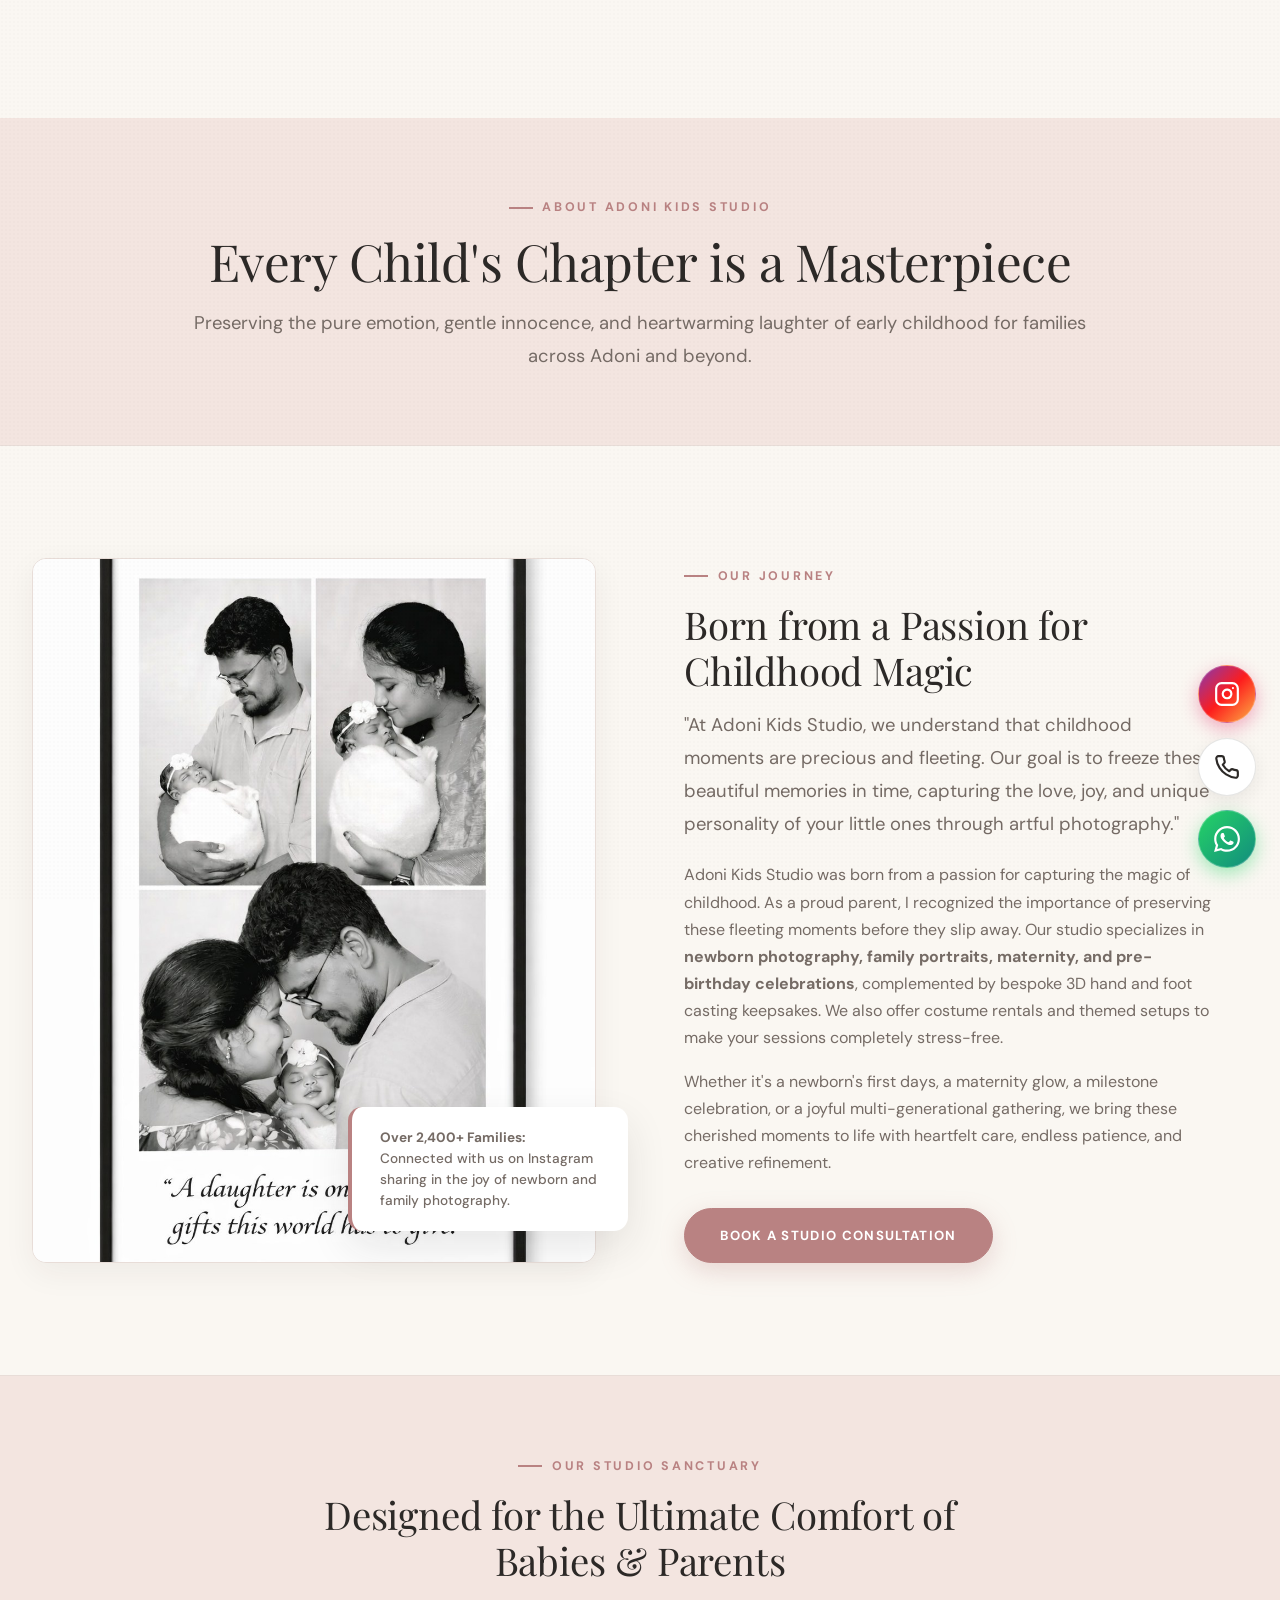
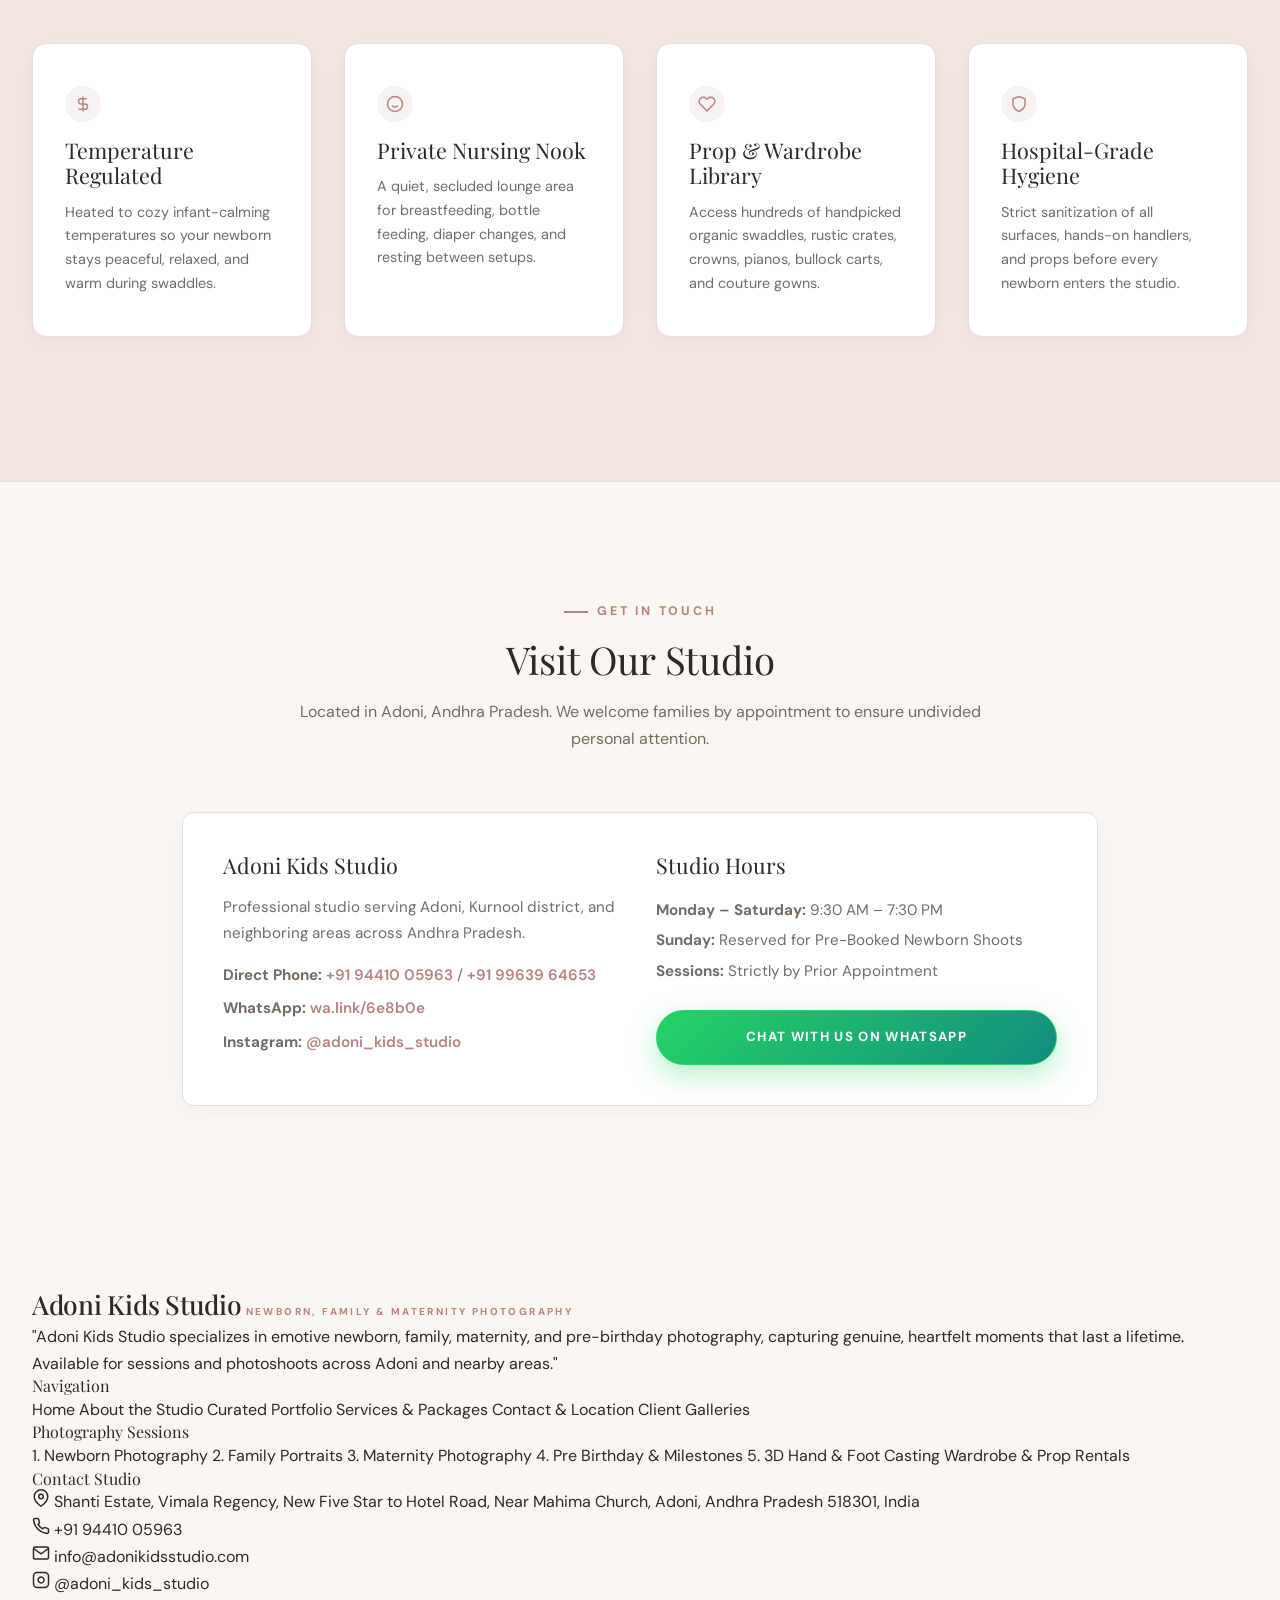
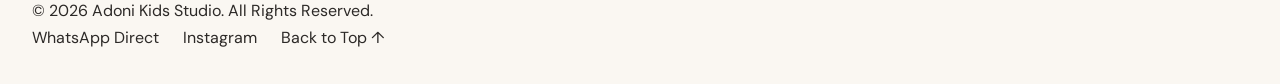
<file: about.html>
<!DOCTYPE html>
<html lang="en">
<head>
  <meta charset="UTF-8">
  <meta name="viewport" content="width=device-width, initial-scale=1.0">
  
  <!-- Primary SEO Meta Tags -->
  <title>About Us | Founder Story &amp; Baby-Led Philosophy | Adoni Kids Studio</title>
  <meta name="title" content="About Us | Founder Story &amp; Baby-Led Philosophy | Adoni Kids Studio">
  <meta name="description" content="Discover the story behind Adoni Kids Studio in Adoni, Andhra Pradesh. Dedicated to unhurried, gentle, baby-led milestone photography since 2018.">
  <meta name="keywords" content="about adoni kids studio, baby photographer adoni andhra pradesh, newborn photo studio founder, kids photography team adoni">
  <meta name="author" content="Adoni Kids Studio">
  <meta name="robots" content="index, follow, max-image-preview:large, max-snippet:-1, max-video-preview:-1">
  <link rel="canonical" href="https://adonikidstudio.netlify.app/about.html">

  <!-- Geo & Local SEO Meta Tags (Adoni, Andhra Pradesh) -->
  <meta name="geo.region" content="IN-AP">
  <meta name="geo.placename" content="Adoni">
  <meta name="geo.position" content="15.6322;77.2728">
  <meta name="ICBM" content="15.6322, 77.2728">

  <!-- Open Graph / Facebook / WhatsApp Meta Tags -->
  <meta property="og:type" content="website">
  <meta property="og:site_name" content="Adoni Kids Studio">
  <meta property="og:url" content="https://adonikidstudio.netlify.app/about.html">
  <meta property="og:title" content="About Us | Founder Story &amp; Baby-Led Philosophy | Adoni Kids Studio">
  <meta property="og:description" content="Discover the story behind Adoni Kids Studio in Adoni, Andhra Pradesh. Dedicated to unhurried, gentle, baby-led milestone photography since 2018.">
  <meta property="og:image" content="https://adonikidstudio.netlify.app/assets/images/og-cover.jpg">
  <meta property="og:image:width" content="1200">
  <meta property="og:image:height" content="630">
  <meta property="og:image:alt" content="About Adoni Kids Studio">
  <meta property="og:locale" content="en_IN">

  <!-- Twitter Card Meta Tags -->
  <meta name="twitter:card" content="summary_large_image">
  <meta name="twitter:url" content="https://adonikidstudio.netlify.app/about.html">
  <meta name="twitter:title" content="About Us | Founder Story &amp; Baby-Led Philosophy | Adoni Kids Studio">
  <meta name="twitter:description" content="Discover the story behind Adoni Kids Studio in Adoni, Andhra Pradesh. Dedicated to unhurried, gentle, baby-led milestone photography since 2018.">
  <meta name="twitter:image" content="https://adonikidstudio.netlify.app/assets/images/og-cover.jpg">

  <!-- Favicon -->
  <link rel="icon" type="image/svg+xml" href="assets/images/favicon.svg">
  
  <link rel="stylesheet" href="css/style.css">
  <link rel="stylesheet" href="css/components.css">

  <!-- Schema.org Structured Data (JSON-LD) -->
  <script type="application/ld+json">
  {
    "@context": "https://schema.org",
    "@graph": [
      {
        "@type": "BreadcrumbList",
        "itemListElement": [
          {
            "@type": "ListItem",
            "position": 1,
            "name": "Home",
            "item": "https://adonikidstudio.netlify.app/"
          },
          {
            "@type": "ListItem",
            "position": 2,
            "name": "About Us",
            "item": "https://adonikidstudio.netlify.app/about.html"
          }
        ]
      },
      {
        "@type": "AboutPage",
        "name": "About Adoni Kids Studio",
        "description": "Fine-art boutique atelier in Adoni dedicated to unhurried, gentle, baby-led newborn, maternity, and family photography.",
        "url": "https://adonikidstudio.netlify.app/about.html",
        "isPartOf": {
          "@id": "https://adonikidstudio.netlify.app/#website"
        },
        "mainEntity": {
          "@type": "PhotographyBusiness",
          "name": "Adoni Kids Studio",
          "url": "https://adonikidstudio.netlify.app/",
          "foundingDate": "2018",
          "telephone": "+919441005963",
          "address": {
            "@type": "PostalAddress",
            "addressLocality": "Adoni",
            "addressRegion": "Andhra Pradesh",
            "postalCode": "518301",
            "addressCountry": "IN"
          }
        }
      }
    ]
  }
  </script>
</head>
<body>

  <!-- Navigation -->
  <header class="site-header">
    <div class="container header-container">
      <a href="https://adonikidstudio.netlify.app/" class="brand-logo" aria-label="Adoni Kids Studio Homepage">
        <span class="brand-title">Adoni Kids Studio</span>
        <span class="brand-subtitle">Newborn, Family &amp; Maternity Photography</span>
      </a>

      <nav class="nav-desktop" aria-label="Main Navigation">
        <a href="https://adonikidstudio.netlify.app/" class="nav-link">Home</a>
        <a href="about.html" class="nav-link active">About</a>
        <a href="services.html" class="nav-link">Services</a>
        <a href="portfolio.html" class="nav-link">Portfolio</a>
        <a href="experience.html" class="nav-link">Why Us</a>
        <a href="contact.html" class="nav-link">Contact</a>
      </nav>

      <div class="header-actions">
        <a href="https://wa.link/6e8b0e" target="_blank" rel="noopener noreferrer" class="btn btn-sm btn-whatsapp">
          <svg width="15" height="15" viewBox="0 0 24 24" fill="currentColor">
            <path d="M.057 24l1.687-6.163c-1.041-1.804-1.588-3.849-1.587-5.946.003-6.556 5.338-11.891 11.893-11.891 3.181.001 6.167 1.24 8.413 3.488 2.245 2.248 3.481 5.236 3.48 8.414-.003 6.557-5.338 11.892-11.893 11.892-1.99-.001-3.951-.5-5.688-1.448l-6.305 1.654zm6.597-3.807c1.676.995 3.276 1.591 5.392 1.592 5.448 0 9.886-4.434 9.889-9.885.002-5.462-4.415-9.89-9.881-9.892-5.452 0-9.887 4.434-9.889 9.884-.001 2.225.651 3.891 1.746 5.634l-.999 3.648 3.742-.981zm11.387-5.464c-.074-.124-.272-.198-.57-.347-.297-.149-1.758-.868-2.031-.967-.272-.099-.47-.149-.669.149-.198.297-.768.967-.941 1.165-.173.198-.347.223-.644.074-.297-.149-1.255-.462-2.39-1.475-.883-.788-1.48-1.761-1.653-2.059-.173-.297-.018-.458.13-.606.134-.133.297-.347.446-.521.151-.172.2-.296.3-.495.099-.198.05-.372-.025-.521-.075-.148-.669-1.611-.916-2.206-.242-.579-.487-.501-.669-.51l-.57-.01c-.198 0-.52.074-.792.372s-1.04 1.016-1.04 2.479 1.065 2.876 1.213 3.074c.149.198 2.095 3.2 5.076 4.487.709.306 1.263.489 1.694.626.712.226 1.36.194 1.872.118.571-.085 1.758-.719 2.006-1.413.248-.695.248-1.29.173-1.414z"/>
          </svg>
          <span>WhatsApp</span>
        </a>
        <button class="mobile-toggle" aria-label="Toggle navigation menu">
          <span></span><span></span><span></span>
        </button>
      </div>
    </div>
  </header>

  <!-- Mobile Drawer -->
  <div class="mobile-backdrop"></div>
  <aside class="mobile-nav-drawer" aria-label="Mobile Navigation">
    <div>
      <div style="margin-bottom: 2.5rem;">
        <span class="brand-title" style="font-size: 1.5rem; display: block;">Adoni Kids Studio</span>
        <span class="brand-subtitle">Newborn, Family &amp; Maternity Photography</span>
      </div>
      <nav class="mobile-nav-links">
        <a href="https://adonikidstudio.netlify.app/">Home</a>
        <a href="about.html" class="active">About</a>
        <a href="services.html">Services</a>
        <a href="portfolio.html">Portfolio</a>
        <a href="experience.html">Why Choose Us</a>
        <a href="contact.html">Contact</a>
      </nav>
    </div>
    <div class="mobile-nav-footer">
      <a href="https://wa.link/6e8b0e" target="_blank" rel="noopener noreferrer" class="btn btn-whatsapp" style="width: 100%;">Chat on WhatsApp</a>
    </div>
  </aside>

  <main style="padding-top: calc(var(--header-height) + 2rem);">
    
    <!-- Hero Banner -->
    <section class="section-spacing-sm" style="text-align: center; background-color: var(--color-bg-secondary); border-bottom: 1px solid var(--color-border);">
      <div class="container container-narrow">
        <span class="subheading">About Adoni Kids Studio</span>
        <h1 class="heading-1">Every Child's Chapter is a Masterpiece</h1>
        <p class="text-lead" style="margin-top: 1rem;">
          Preserving the pure emotion, gentle innocence, and heartwarming laughter of early childhood for families across Adoni and beyond.
        </p>
      </div>
    </section>

    <!-- Founder Journey & Philosophy -->
    <section class="section-spacing">
      <div class="container">
        <div class="spotlight-grid">
          <div class="spotlight-media">
            <div class="spotlight-frame" style="aspect-ratio: 4/5;">
              <img src="assets/images/family/family-father-daughter-milestones.jpg" alt="Adoni Kids Studio founder inspiration &bull; Father and daughter milestone portrait" loading="lazy">
            </div>
            <div class="spotlight-badge-floating">
              <p><strong>Over 2,400+ Families:</strong> Connected with us on Instagram sharing in the joy of newborn and family photography.</p>
            </div>
          </div>
          <div class="spotlight-content">
            <span class="subheading">Our Journey</span>
            <h2 class="heading-2">Born from a Passion for Childhood Magic</h2>
            <p class="text-lead" style="margin-top: 1rem;">
              "At Adoni Kids Studio, we understand that childhood moments are precious and fleeting. Our goal is to freeze these beautiful memories in time, capturing the love, joy, and unique personality of your little ones through artful photography."
            </p>
            <p style="margin-top: 1.25rem; color: var(--color-text-muted);">
              Adoni Kids Studio was born from a passion for capturing the magic of childhood. As a proud parent, I recognized the importance of preserving these fleeting moments before they slip away. Our studio specializes in <strong>newborn photography, family portraits, maternity, and pre-birthday celebrations</strong>, complemented by bespoke 3D hand and foot casting keepsakes. We also offer costume rentals and themed setups to make your sessions completely stress-free.
            </p>
            <p style="margin-top: 1rem; color: var(--color-text-muted);">
              Whether it's a newborn's first days, a maternity glow, a milestone celebration, or a joyful multi-generational gathering, we bring these cherished moments to life with heartfelt care, endless patience, and creative refinement.
            </p>
            <div style="margin-top: 2rem;">
              <a href="https://wa.me/919441005963?text=Hi%20Adoni%20Kids%20Studio%2C%20I%20would%20like%20to%20inquire%20about%20a%20studio%20consultation." target="_blank" rel="noopener noreferrer" class="btn btn-primary">Book a Studio Consultation</a>
            </div>
          </div>
        </div>
      </div>
    </section>

    <!-- Studio Sanctuary & Amenities -->
    <section class="section-spacing-sm" style="background-color: var(--color-bg-secondary); border-top: 1px solid var(--color-border); border-bottom: 1px solid var(--color-border);">
      <div class="container">
        <div class="section-header">
          <span class="subheading">Our Studio Sanctuary</span>
          <h2 class="heading-2">Designed for the Ultimate Comfort of Babies &amp; Parents</h2>
        </div>

        <div class="process-grid">
          <div class="process-card">
            <div class="spotlight-feature-icon" style="margin-bottom: 1rem; width: 36px; height: 36px;">
              <svg width="18" height="18" viewBox="0 0 24 24" fill="none" stroke="currentColor" stroke-width="2"><path d="M12 2v20M17 5H9.5a3.5 3.5 0 0 0 0 7h5a3.5 3.5 0 0 1 0 7H6"/></svg>
            </div>
            <h3>Temperature Regulated</h3>
            <p>Heated to cozy infant-calming temperatures so your newborn stays peaceful, relaxed, and warm during swaddles.</p>
          </div>

          <div class="process-card">
            <div class="spotlight-feature-icon" style="margin-bottom: 1rem; width: 36px; height: 36px;">
              <svg width="18" height="18" viewBox="0 0 24 24" fill="none" stroke="currentColor" stroke-width="2"><circle cx="12" cy="12" r="10"/><path d="M8 14s1.5 2 4 2 4-2 4-2M9 9h.01M15 9h.01"/></svg>
            </div>
            <h3>Private Nursing Nook</h3>
            <p>A quiet, secluded lounge area for breastfeeding, bottle feeding, diaper changes, and resting between setups.</p>
          </div>

          <div class="process-card">
            <div class="spotlight-feature-icon" style="margin-bottom: 1rem; width: 36px; height: 36px;">
              <svg width="18" height="18" viewBox="0 0 24 24" fill="none" stroke="currentColor" stroke-width="2"><path d="M20.84 4.61a5.5 5.5 0 0 0-7.78 0L12 5.67l-1.06-1.06a5.5 5.5 0 0 0-7.78 7.78l1.06 1.06L12 21.23l7.78-7.78 1.06-1.06a5.5 5.5 0 0 0 0-7.78z"/></svg>
            </div>
            <h3>Prop &amp; Wardrobe Library</h3>
            <p>Access hundreds of handpicked organic swaddles, rustic crates, crowns, pianos, bullock carts, and couture gowns.</p>
          </div>

          <div class="process-card">
            <div class="spotlight-feature-icon" style="margin-bottom: 1rem; width: 36px; height: 36px;">
              <svg width="18" height="18" viewBox="0 0 24 24" fill="none" stroke="currentColor" stroke-width="2"><path d="M12 22s8-4 8-10V5l-8-3-8 3v7c0 6 8 10 8 10z"/></svg>
            </div>
            <h3>Hospital-Grade Hygiene</h3>
            <p>Strict sanitization of all surfaces, hands-on handlers, and props before every newborn enters the studio.</p>
          </div>
        </div>
      </div>
    </section>

    <!-- Studio Contact & Location -->
    <section class="section-spacing">
      <div class="container container-narrow">
        <div class="section-header">
          <span class="subheading">Get In Touch</span>
          <h2 class="heading-2">Visit Our Studio</h2>
          <p class="text-muted">
            Located in Adoni, Andhra Pradesh. We welcome families by appointment to ensure undivided personal attention.
          </p>
        </div>

        <div style="background: #FFFFFF; border-radius: 12px; padding: 2.5rem; border: 1px solid var(--color-border); box-shadow: var(--shadow-subtle);">
          <div style="display: grid; grid-template-columns: 1fr 1fr; gap: 2rem;" class="form-row">
            <div>
              <h4 style="font-family: var(--font-serif); font-size: 1.35rem; margin-bottom: 1rem; color: var(--color-text-main);">Adoni Kids Studio</h4>
              <p style="color: var(--color-text-muted); font-size: 0.95rem; margin-bottom: 1rem;">
                Professional studio serving Adoni, Kurnool district, and neighboring areas across Andhra Pradesh.
              </p>
              <p style="color: var(--color-text-muted); font-size: 0.95rem; margin-bottom: 0.5rem;">
                <strong>Direct Phone:</strong> <a href="tel:+919441005963" style="color: var(--color-accent); font-weight: 600;">+91 94410 05963</a> / <a href="tel:+919963964653" style="color: var(--color-accent); font-weight: 600;">+91 99639 64653</a>
              </p>
              <p style="color: var(--color-text-muted); font-size: 0.95rem; margin-bottom: 0.5rem;">
                <strong>WhatsApp:</strong> <a href="https://wa.link/6e8b0e" target="_blank" rel="noopener noreferrer" style="color: var(--color-accent); font-weight: 600;">wa.link/6e8b0e</a>
              </p>
              <p style="color: var(--color-text-muted); font-size: 0.95rem;">
                <strong>Instagram:</strong> <a href="https://www.instagram.com/adoni_kids_studio?utm_source=ig_web_button_share_sheet&igsh=ZDNlZDc0MzIxNw==" target="_blank" rel="noopener noreferrer" style="color: var(--color-accent); font-weight: 600;">@adoni_kids_studio</a>
              </p>
            </div>
            <div>
              <h4 style="font-family: var(--font-serif); font-size: 1.35rem; margin-bottom: 1rem; color: var(--color-text-main);">Studio Hours</h4>
              <ul style="list-style: none; font-size: 0.95rem; color: var(--color-text-muted); line-height: 2;">
                <li><strong>Monday &ndash; Saturday:</strong> 9:30 AM &ndash; 7:30 PM</li>
                <li><strong>Sunday:</strong> Reserved for Pre-Booked Newborn Shoots</li>
                <li><strong>Sessions:</strong> Strictly by Prior Appointment</li>
              </ul>
              <div style="margin-top: 1.5rem;">
                <a href="https://wa.link/6e8b0e" target="_blank" rel="noopener noreferrer" class="btn btn-whatsapp" style="width: 100%;">
                  Chat with Us on WhatsApp
                </a>
              </div>
            </div>
          </div>
        </div>
      </div>
    </section>

  </main>

  <!-- Footer -->
  <footer class="site-footer">
    <div class="container">
      <div class="footer-grid">
        <div class="footer-brand">
          <span class="brand-title">Adoni Kids Studio</span>
          <span class="brand-subtitle">Newborn, Family &amp; Maternity Photography</span>
          <p>
            "Adoni Kids Studio specializes in emotive newborn, family, maternity, and pre-birthday photography, capturing genuine, heartfelt moments that last a lifetime. Available for sessions and photoshoots across Adoni and nearby areas."
          </p>
        </div>

        <div class="footer-col">
          <h4>Navigation</h4>
          <div class="footer-links">
            <a href="index.html">Home</a>
            <a href="about.html">About the Studio</a>
            <a href="portfolio.html">Curated Portfolio</a>
            <a href="services.html">Services &amp; Packages</a>
            <a href="contact.html">Contact &amp; Location</a>
            <a href="client-galleries.html">Client Galleries</a>
          </div>
        </div>

        <div class="footer-col">
          <h4>Photography Sessions</h4>
          <div class="footer-links">
            <a href="portfolio.html?filter=newborn">1. Newborn Photography</a>
            <a href="portfolio.html?filter=family">2. Family Portraits</a>
            <a href="portfolio.html?filter=maternity">3. Maternity Photography</a>
            <a href="portfolio.html?filter=kids">4. Pre Birthday &amp; Milestones</a>
            <a href="portfolio.html?filter=castings">5. 3D Hand &amp; Foot Casting</a>
            <a href="experience.html#rentals">Wardrobe &amp; Prop Rentals</a>
          </div>
        </div>

        <div class="footer-col">
          <h4>Contact Studio</h4>
          <div class="footer-contact-item">
            <svg width="18" height="18" viewBox="0 0 24 24" fill="none" stroke="currentColor" stroke-width="2"><path d="M21 10c0 7-9 13-9 13s-9-6-9-13a9 9 0 0 1 18 0z"/><circle cx="12" cy="10" r="3"/></svg>
            <span>Shanti Estate, Vimala Regency, New Five Star to Hotel Road, Near Mahima Church, Adoni, Andhra Pradesh 518301, India</span>
          </div>
          <div class="footer-contact-item">
            <svg width="18" height="18" viewBox="0 0 24 24" fill="none" stroke="currentColor" stroke-width="2"><path d="M22 16.92v3a2 2 0 0 1-2.18 2 19.79 19.79 0 0 1-8.63-3.07 19.5 19.5 0 0 1-6-6 19.79 19.79 0 0 1-3.07-8.67A2 2 0 0 1 4.11 2h3a2 2 0 0 1 2 1.72 12.84 12.84 0 0 0 .7 2.81 2 2 0 0 1-.45 2.11L8.09 9.91a16 16 0 0 0 6 6l1.27-1.27a2 2 0 0 1 2.11-.45 12.84 12.84 0 0 0 2.81.7A2 2 0 0 1 22 16.92z"/></svg>
            <a href="tel:+919441005963">+91 94410 05963</a>
          </div>
          <div class="footer-contact-item">
            <svg width="18" height="18" viewBox="0 0 24 24" fill="none" stroke="currentColor" stroke-width="2"><path d="M4 4h16c1.1 0 2 .9 2 2v12c0 1.1-.9 2-2 2H4c-1.1 0-2-.9-2-2V6c0-1.1.9-2 2-2z"/><polyline points="22,6 12,13 2,6"/></svg>
            <a href="mailto:info@adonikidsstudio.com">info@adonikidsstudio.com</a>
          </div>
          <div class="footer-contact-item">
            <svg width="18" height="18" viewBox="0 0 24 24" fill="none" stroke="currentColor" stroke-width="2"><rect x="2" y="2" width="20" height="20" rx="5" ry="5"/><path d="M16 11.37A4 4 0 1 1 12.63 8 4 4 0 0 1 16 11.37z"/><line x1="17.5" y1="6.5" x2="17.51" y2="6.5"/></svg>
            <a href="https://www.instagram.com/adoni_kids_studio?utm_source=ig_web_button_share_sheet&igsh=ZDNlZDc0MzIxNw==" target="_blank" rel="noopener noreferrer">@adoni_kids_studio</a>
          </div>
        </div>
      </div>

      <div class="footer-bottom">
        <div>&copy; 2026 Adoni Kids Studio. All Rights Reserved.</div>
        <div style="display: flex; gap: 1.5rem;">
          <a href="https://wa.link/6e8b0e" target="_blank" rel="noopener noreferrer">WhatsApp Direct</a>
          <a href="https://www.instagram.com/adoni_kids_studio?utm_source=ig_web_button_share_sheet&igsh=ZDNlZDc0MzIxNw==" target="_blank" rel="noopener noreferrer">Instagram</a>
          <a href="#">Back to Top &uarr;</a>
        </div>
      </div>
    </div>
  </footer>

  <!-- Fixed Floating Contact Buttons (Instagram, Phone, WhatsApp) -->
  <aside class="floating-contact-group" aria-label="Floating Studio Contact Concierge">
    <!-- 1. Instagram -->
    <a href="https://www.instagram.com/adoni_kids_studio?utm_source=ig_web_button_share_sheet&igsh=ZDNlZDc0MzIxNw==" 
       target="_blank" 
       rel="noopener noreferrer" 
       class="floating-contact-btn btn-instagram-float" 
       aria-label="Instagram Profile @adoni_kids_studio">
      <span class="floating-contact-tooltip">Instagram</span>
      <svg width="22" height="22" viewBox="0 0 24 24" fill="none" stroke="currentColor" stroke-width="2" stroke-linecap="round" stroke-linejoin="round">
        <rect x="2" y="2" width="20" height="20" rx="5" ry="5"/>
        <path d="M16 11.37A4 4 0 1 1 12.63 8 4 4 0 0 1 16 11.37z"/>
        <line x1="17.5" y1="6.5" x2="17.51" y2="6.5"/>
      </svg>
    </a>

    <!-- 2. Phone Dialer -->
    <a href="tel:+919441005963" 
       class="floating-contact-btn btn-phone-float" 
       aria-label="Call Adoni Kids Studio (+91 94410 05963)">
      <span class="floating-contact-tooltip">Call</span>
      <svg width="20" height="20" viewBox="0 0 24 24" fill="none" stroke="currentColor" stroke-width="2" stroke-linecap="round" stroke-linejoin="round">
        <path d="M22 16.92v3a2 2 0 0 1-2.18 2 19.79 19.79 0 0 1-8.63-3.07 19.5 19.5 0 0 1-6-6 19.79 19.79 0 0 1-3.07-8.67A2 2 0 0 1 4.11 2h3a2 2 0 0 1 2 1.72 12.84 12.84 0 0 0 .7 2.81 2 2 0 0 1-.45 2.11L8.09 9.91a16 16 0 0 0 6 6l1.27-1.27a2 2 0 0 1 2.11-.45 12.84 12.84 0 0 0 2.81.7A2 2 0 0 1 22 16.92z"/>
      </svg>
    </a>

    <!-- 3. WhatsApp Chat -->
    <a href="https://wa.link/6e8b0e" 
       target="_blank" 
       rel="noopener noreferrer" 
       class="floating-contact-btn btn-whatsapp-float" 
       aria-label="Chat with Adoni Kids Studio on WhatsApp">
      <span class="floating-contact-tooltip">WhatsApp</span>
      <svg width="22" height="22" viewBox="0 0 24 24" fill="currentColor">
        <path d="M.057 24l1.687-6.163c-1.041-1.804-1.588-3.849-1.587-5.946.003-6.556 5.338-11.891 11.893-11.891 3.181.001 6.167 1.24 8.413 3.488 2.245 2.248 3.481 5.236 3.48 8.414-.003 6.557-5.338 11.892-11.893 11.892-1.99-.001-3.951-.5-5.688-1.448l-6.305 1.654zm6.597-3.807c1.676.995 3.276 1.591 5.392 1.592 5.448 0 9.886-4.434 9.889-9.885.002-5.462-4.415-9.89-9.881-9.892-5.452 0-9.887 4.434-9.889 9.884-.001 2.225.651 3.891 1.746 5.634l-.999 3.648 3.742-.981zm11.387-5.464c-.074-.124-.272-.198-.57-.347-.297-.149-1.758-.868-2.031-.967-.272-.099-.47-.149-.669.149-.198.297-.768.967-.941 1.165-.173.198-.347.223-.644.074-.297-.149-1.255-.462-2.39-1.475-.883-.788-1.48-1.761-1.653-2.059-.173-.297-.018-.458.13-.606.134-.133.297-.347.446-.521.151-.172.2-.296.3-.495.099-.198.05-.372-.025-.521-.075-.148-.669-1.611-.916-2.206-.242-.579-.487-.501-.669-.51l-.57-.01c-.198 0-.52.074-.792.372s-1.04 1.016-1.04 2.479 1.065 2.876 1.213 3.074c.149.198 2.095 3.2 5.076 4.487.709.306 1.263.489 1.694.626.712.226 1.36.194 1.872.118.571-.085 1.758-.719 2.006-1.413.248-.695.248-1.29.173-1.414z"/>
      </svg>
    </a>
  </aside>

  <!-- JavaScript Modules -->
  <script src="js/main.js"></script>
</body>
</html>
</file>
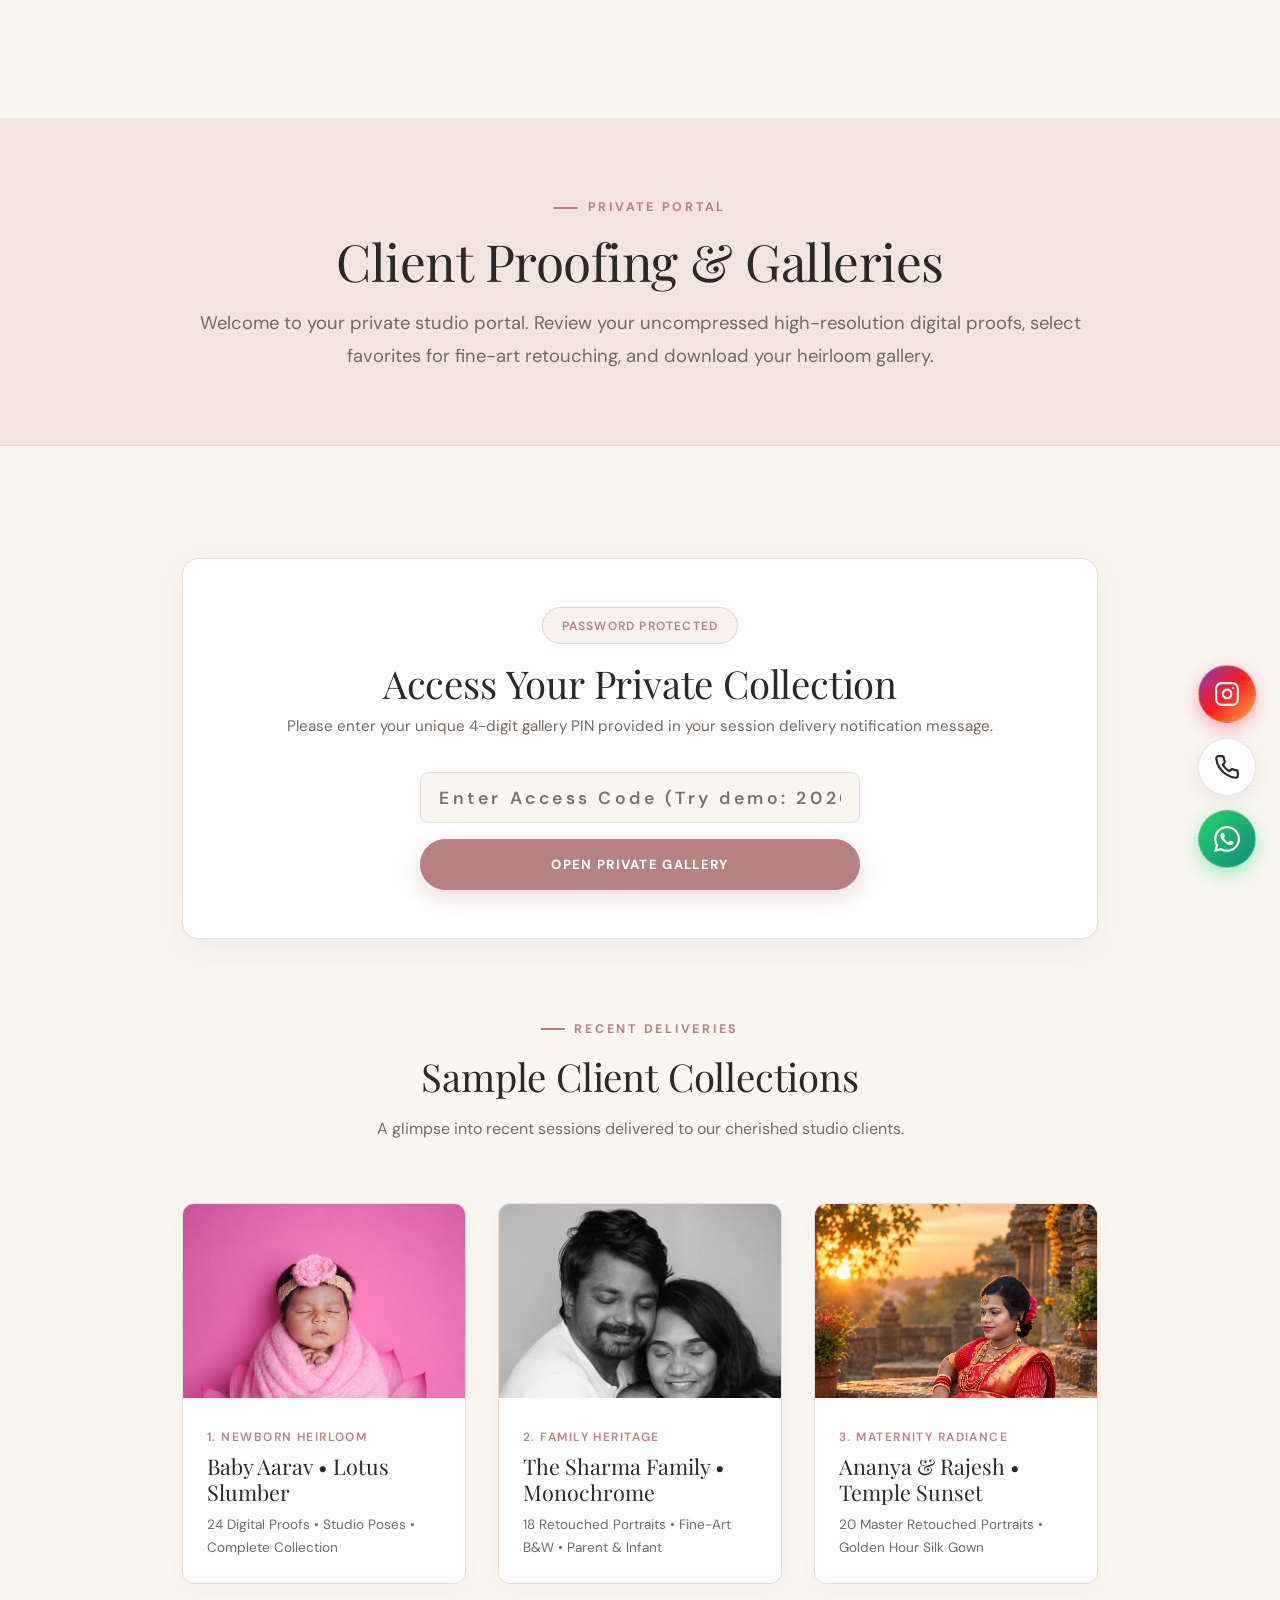
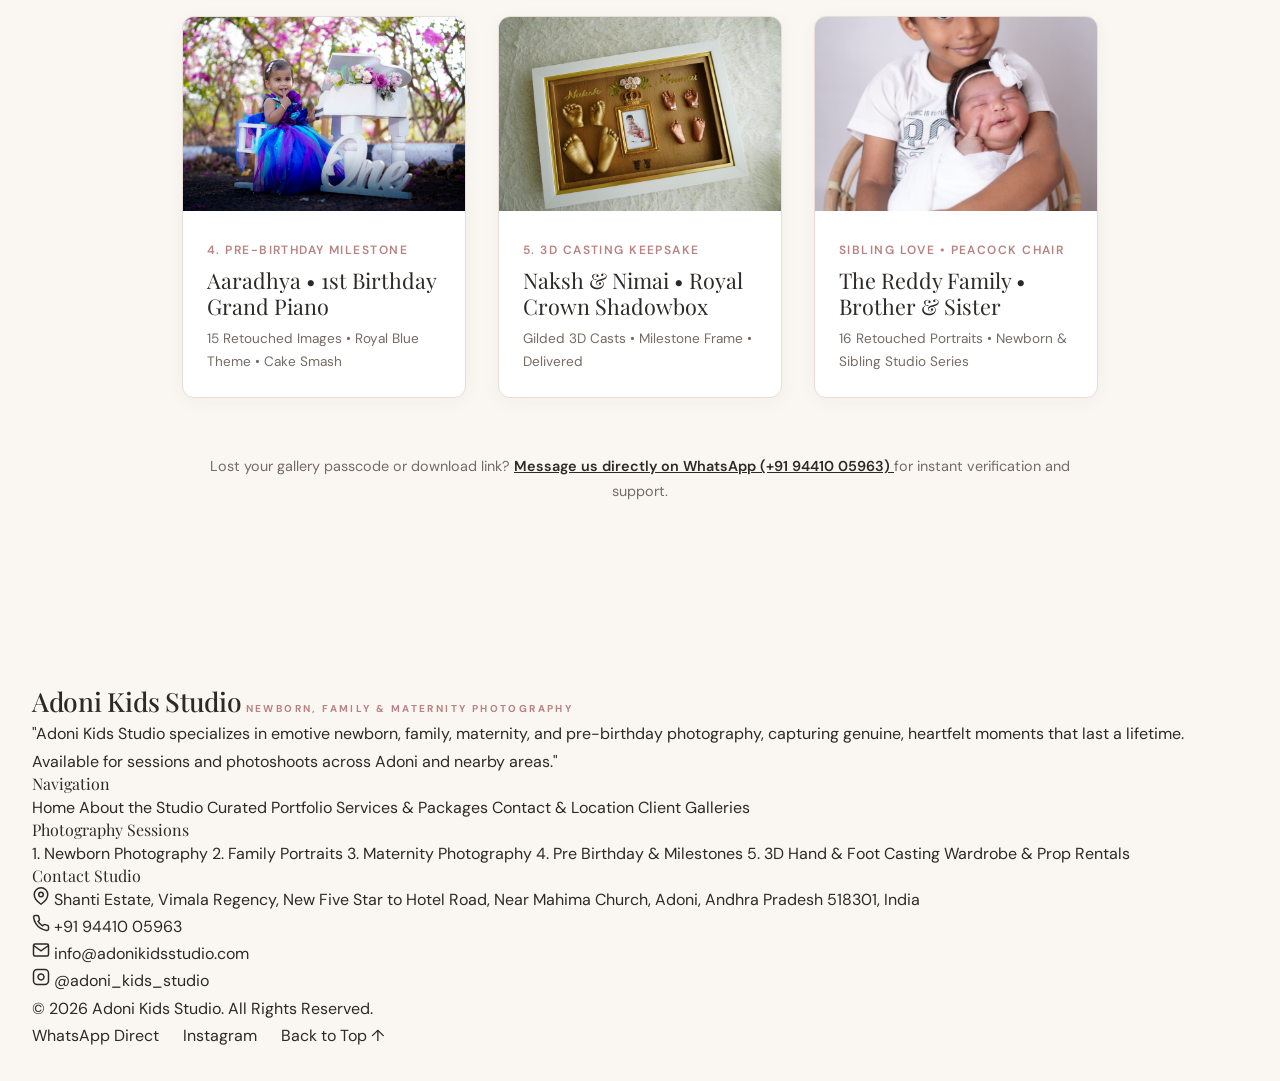
<file: client-galleries.html>
<!DOCTYPE html>
<html lang="en">
<head>
  <meta charset="UTF-8">
  <meta name="viewport" content="width=device-width, initial-scale=1.0">
  
  <!-- Primary SEO Meta Tags -->
  <title>Private Client Proofing &amp; Keepsake Galleries | Adoni Kids Studio</title>
  <meta name="title" content="Private Client Proofing &amp; Keepsake Galleries | Adoni Kids Studio">
  <meta name="description" content="Access private, secure digital photo proofing and heirloom selection galleries for Adoni Kids Studio client families.">
  <meta name="keywords" content="client galleries adoni kids studio, photo proofing portal, baby photoshoot selection gallery">
  <meta name="author" content="Adoni Kids Studio">
  <meta name="robots" content="index, follow, max-image-preview:large, max-snippet:-1, max-video-preview:-1">
  <link rel="canonical" href="https://adonikidstudio.netlify.app/client-galleries.html">

  <!-- Geo & Local SEO Meta Tags (Adoni, Andhra Pradesh) -->
  <meta name="geo.region" content="IN-AP">
  <meta name="geo.placename" content="Adoni">
  <meta name="geo.position" content="15.6322;77.2728">
  <meta name="ICBM" content="15.6322, 77.2728">

  <!-- Open Graph / Facebook / WhatsApp Meta Tags -->
  <meta property="og:type" content="website">
  <meta property="og:site_name" content="Adoni Kids Studio">
  <meta property="og:url" content="https://adonikidstudio.netlify.app/client-galleries.html">
  <meta property="og:title" content="Private Client Proofing &amp; Keepsake Galleries | Adoni Kids Studio">
  <meta property="og:description" content="Access private, secure digital photo proofing and heirloom selection galleries for Adoni Kids Studio client families.">
  <meta property="og:image" content="https://adonikidstudio.netlify.app/assets/images/og-cover.jpg">
  <meta property="og:image:width" content="1200">
  <meta property="og:image:height" content="630">
  <meta property="og:image:alt" content="Adoni Kids Studio Client Galleries">
  <meta property="og:locale" content="en_IN">

  <!-- Twitter Card Meta Tags -->
  <meta name="twitter:card" content="summary_large_image">
  <meta name="twitter:url" content="https://adonikidstudio.netlify.app/client-galleries.html">
  <meta name="twitter:title" content="Private Client Proofing &amp; Keepsake Galleries | Adoni Kids Studio">
  <meta name="twitter:description" content="Access private, secure digital photo proofing galleries for Adoni Kids Studio client families.">
  <meta name="twitter:image" content="https://adonikidstudio.netlify.app/assets/images/og-cover.jpg">

  <!-- Favicon -->
  <link rel="icon" type="image/svg+xml" href="assets/images/favicon.svg">
  
  <link rel="stylesheet" href="css/style.css">
  <link rel="stylesheet" href="css/components.css">

  <!-- Schema.org Structured Data (JSON-LD) -->
  <script type="application/ld+json">
  {
    "@context": "https://schema.org",
    "@graph": [
      {
        "@type": "BreadcrumbList",
        "itemListElement": [
          {
            "@type": "ListItem",
            "position": 1,
            "name": "Home",
            "item": "https://adonikidstudio.netlify.app/"
          },
          {
            "@type": "ListItem",
            "position": 2,
            "name": "Client Galleries",
            "item": "https://adonikidstudio.netlify.app/client-galleries.html"
          }
        ]
      },
      {
        "@type": "WebPage",
        "name": "Private Client Proofing & Keepsake Galleries",
        "description": "Access private, secure digital photo proofing and keepsake selection galleries for Adoni Kids Studio client families.",
        "url": "https://adonikidstudio.netlify.app/client-galleries.html",
        "isPartOf": {
          "@id": "https://adonikidstudio.netlify.app/#website"
        }
      }
    ]
  }
  </script>
</head>
<body>

  <!-- Navigation -->
  <header class="site-header">
    <div class="container header-container">
      <a href="https://adonikidstudio.netlify.app/" class="brand-logo" aria-label="Adoni Kids Studio Homepage">
        <span class="brand-title">Adoni Kids Studio</span>
        <span class="brand-subtitle">Newborn, Family &amp; Maternity Photography</span>
      </a>

      <nav class="nav-desktop" aria-label="Main Navigation">
        <a href="https://adonikidstudio.netlify.app/" class="nav-link">Home</a>
        <a href="about.html" class="nav-link">About</a>
        <a href="services.html" class="nav-link">Services</a>
        <a href="portfolio.html" class="nav-link">Portfolio</a>
        <a href="experience.html" class="nav-link">Why Us</a>
        <a href="contact.html" class="nav-link">Contact</a>
      </nav>

      <div class="header-actions">
        <a href="https://wa.link/6e8b0e" target="_blank" rel="noopener noreferrer" class="btn btn-sm btn-whatsapp">
          <svg width="15" height="15" viewBox="0 0 24 24" fill="currentColor">
            <path d="M.057 24l1.687-6.163c-1.041-1.804-1.588-3.849-1.587-5.946.003-6.556 5.338-11.891 11.893-11.891 3.181.001 6.167 1.24 8.413 3.488 2.245 2.248 3.481 5.236 3.48 8.414-.003 6.557-5.338 11.892-11.893 11.892-1.99-.001-3.951-.5-5.688-1.448l-6.305 1.654zm6.597-3.807c1.676.995 3.276 1.591 5.392 1.592 5.448 0 9.886-4.434 9.889-9.885.002-5.462-4.415-9.89-9.881-9.892-5.452 0-9.887 4.434-9.889 9.884-.001 2.225.651 3.891 1.746 5.634l-.999 3.648 3.742-.981zm11.387-5.464c-.074-.124-.272-.198-.57-.347-.297-.149-1.758-.868-2.031-.967-.272-.099-.47-.149-.669.149-.198.297-.768.967-.941 1.165-.173.198-.347.223-.644.074-.297-.149-1.255-.462-2.39-1.475-.883-.788-1.48-1.761-1.653-2.059-.173-.297-.018-.458.13-.606.134-.133.297-.347.446-.521.151-.172.2-.296.3-.495.099-.198.05-.372-.025-.521-.075-.148-.669-1.611-.916-2.206-.242-.579-.487-.501-.669-.51l-.57-.01c-.198 0-.52.074-.792.372s-1.04 1.016-1.04 2.479 1.065 2.876 1.213 3.074c.149.198 2.095 3.2 5.076 4.487.709.306 1.263.489 1.694.626.712.226 1.36.194 1.872.118.571-.085 1.758-.719 2.006-1.413.248-.695.248-1.29.173-1.414z"/>
          </svg>
          <span>WhatsApp</span>
        </a>
        <button class="mobile-toggle" aria-label="Toggle navigation menu">
          <span></span><span></span><span></span>
        </button>
      </div>
    </div>
  </header>

  <!-- Mobile Drawer -->
  <div class="mobile-backdrop"></div>
  <aside class="mobile-nav-drawer" aria-label="Mobile Navigation">
    <div>
      <div style="margin-bottom: 2.5rem;">
        <span class="brand-title" style="font-size: 1.5rem; display: block;">Adoni Kids Studio</span>
        <span class="brand-subtitle">Newborn, Family &amp; Maternity Photography</span>
      </div>
      <nav class="mobile-nav-links">
        <a href="https://adonikidstudio.netlify.app/">Home</a>
        <a href="about.html">About</a>
        <a href="services.html">Services</a>
        <a href="portfolio.html">Portfolio</a>
        <a href="experience.html">Why Choose Us</a>
        <a href="contact.html">Contact</a>
      </nav>
    </div>
    <div class="mobile-nav-footer">
      <a href="https://wa.link/6e8b0e" target="_blank" rel="noopener noreferrer" class="btn btn-whatsapp" style="width: 100%;">Chat on WhatsApp</a>
    </div>
  </aside>

  <main style="padding-top: calc(var(--header-height) + 2rem);">
    
    <!-- Portal Header -->
    <section class="section-spacing-sm" style="text-align: center; background-color: var(--color-bg-secondary); border-bottom: 1px solid var(--color-border);">
      <div class="container container-narrow">
        <span class="subheading">Private Portal</span>
        <h1 class="heading-1">Client Proofing &amp; Galleries</h1>
        <p class="text-lead" style="margin-top: 1rem;">
          Welcome to your private studio portal. Review your uncompressed high-resolution digital proofs, select favorites for fine-art retouching, and download your heirloom gallery.
        </p>
      </div>
    </section>

    <!-- Client Access Section -->
    <section class="section-spacing">
      <div class="container container-narrow">
        
        <!-- Access Card -->
        <div style="background: #FFFFFF; border-radius: 16px; padding: 3rem; border: 1px solid var(--color-border); box-shadow: var(--shadow-card); text-align: center; margin-bottom: 4.5rem;">
          <span class="badge-luxury" style="margin-bottom: 1rem;">Password Protected</span>
          <h2 class="heading-2" style="margin-bottom: 0.5rem;">Access Your Private Collection</h2>
          <p style="color: var(--color-text-muted); font-size: 0.95rem; margin-bottom: 2rem;">
            Please enter your unique 4-digit gallery PIN provided in your session delivery notification message.
          </p>

          <div id="galleryAccessForm" style="max-width: 440px; margin: 0 auto;">
            <div class="form-group" style="margin-bottom: 1rem;">
              <input type="text" id="galleryPin" class="form-control" placeholder="Enter Access Code (Try demo: 2026)" style="text-align: center; font-size: 1.1rem; letter-spacing: 0.2em; font-weight: 600;" onkeydown="if(event.key==='Enter') handleGalleryAccess()">
            </div>
            <button type="button" class="btn btn-primary" style="width: 100%; padding: 1rem;" onclick="handleGalleryAccess()">Open Private Gallery</button>
            <div id="accessStatus" style="margin-top: 1rem; font-size: 0.85rem; font-weight: 600; display: none;"></div>
          </div>
        </div>

        <!-- Featured Sample Client Portals -->
        <div class="section-header">
          <span class="subheading">Recent Deliveries</span>
          <h2 class="heading-2">Sample Client Collections</h2>
          <p class="text-muted">A glimpse into recent sessions delivered to our cherished studio clients.</p>
        </div>

        <div style="display: grid; grid-template-columns: repeat(auto-fit, minmax(280px, 1fr)); gap: 2rem;">
          
          <!-- Sample 1: Newborn -->
          <div style="background: #FFFFFF; border-radius: 12px; overflow: hidden; border: 1px solid var(--color-border); box-shadow: var(--shadow-subtle);">
            <div style="aspect-ratio: 16/11; overflow: hidden;">
              <img src="assets/images/newborn/newborn-lotus-wrap.jpg" alt="Sample newborn collection" style="width: 100%; height: 100%; object-fit: cover; object-position: center 15%;">
            </div>
            <div style="padding: 1.5rem;">
              <span style="font-size: 0.75rem; letter-spacing: 0.12em; text-transform: uppercase; color: var(--color-accent); font-weight: 600;">1. Newborn Heirloom</span>
              <h3 style="font-family: var(--font-serif); font-size: 1.35rem; margin: 0.35rem 0 0.5rem 0;">Baby Aarav &bull; Lotus Slumber</h3>
              <p style="font-size: 0.85rem; color: var(--color-text-muted);">24 Digital Proofs &bull; Studio Poses &bull; Complete Collection</p>
            </div>
          </div>

          <!-- Sample 2: Family -->
          <div style="background: #FFFFFF; border-radius: 12px; overflow: hidden; border: 1px solid var(--color-border); box-shadow: var(--shadow-subtle);">
            <div style="aspect-ratio: 16/11; overflow: hidden;">
              <img src="assets/images/family/family-newborn-parents-bw.jpg" alt="Sample family collection" style="width: 100%; height: 100%; object-fit: cover; object-position: center 10%;">
            </div>
            <div style="padding: 1.5rem;">
              <span style="font-size: 0.75rem; letter-spacing: 0.12em; text-transform: uppercase; color: var(--color-accent); font-weight: 600;">2. Family Heritage</span>
              <h3 style="font-family: var(--font-serif); font-size: 1.35rem; margin: 0.35rem 0 0.5rem 0;">The Sharma Family &bull; Monochrome</h3>
              <p style="font-size: 0.85rem; color: var(--color-text-muted);">18 Retouched Portraits &bull; Fine-Art B&amp;W &bull; Parent &amp; Infant</p>
            </div>
          </div>

          <!-- Sample 3: Maternity -->
          <div style="background: #FFFFFF; border-radius: 12px; overflow: hidden; border: 1px solid var(--color-border); box-shadow: var(--shadow-subtle);">
            <div style="aspect-ratio: 16/11; overflow: hidden;">
              <img src="assets/images/maternity/maternity-golden-hour-red-saree.jpg" alt="Sample maternity collection" style="width: 100%; height: 100%; object-fit: cover; object-position: center top;">
            </div>
            <div style="padding: 1.5rem;">
              <span style="font-size: 0.75rem; letter-spacing: 0.12em; text-transform: uppercase; color: var(--color-accent); font-weight: 600;">3. Maternity Radiance</span>
              <h3 style="font-family: var(--font-serif); font-size: 1.35rem; margin: 0.35rem 0 0.5rem 0;">Ananya &amp; Rajesh &bull; Temple Sunset</h3>
              <p style="font-size: 0.85rem; color: var(--color-text-muted);">20 Master Retouched Portraits &bull; Golden Hour Silk Gown</p>
            </div>
          </div>

          <!-- Sample 4: Pre-Birthday -->
          <div style="background: #FFFFFF; border-radius: 12px; overflow: hidden; border: 1px solid var(--color-border); box-shadow: var(--shadow-subtle);">
            <div style="aspect-ratio: 16/11; overflow: hidden;">
              <img src="assets/images/pre-birthday/pre-birthday-first-year-grand-piano.jpg" alt="Sample pre birthday collection" style="width: 100%; height: 100%; object-fit: cover; object-position: center 15%;">
            </div>
            <div style="padding: 1.5rem;">
              <span style="font-size: 0.75rem; letter-spacing: 0.12em; text-transform: uppercase; color: var(--color-accent); font-weight: 600;">4. Pre-Birthday Milestone</span>
              <h3 style="font-family: var(--font-serif); font-size: 1.35rem; margin: 0.35rem 0 0.5rem 0;">Aaradhya &bull; 1st Birthday Grand Piano</h3>
              <p style="font-size: 0.85rem; color: var(--color-text-muted);">15 Retouched Images &bull; Royal Blue Theme &bull; Cake Smash</p>
            </div>
          </div>

          <!-- Sample 5: 3D Casting Keepsake -->
          <div style="background: #FFFFFF; border-radius: 12px; overflow: hidden; border: 1px solid var(--color-border); box-shadow: var(--shadow-subtle);">
            <div style="aspect-ratio: 16/11; overflow: hidden;">
              <img src="assets/images/castings/casting-royal-crown-naksh-nimai.jpg" alt="Sample 3d casting keepsake collection" style="width: 100%; height: 100%; object-fit: cover;">
            </div>
            <div style="padding: 1.5rem;">
              <span style="font-size: 0.75rem; letter-spacing: 0.12em; text-transform: uppercase; color: var(--color-accent); font-weight: 600;">5. 3D Casting Keepsake</span>
              <h3 style="font-family: var(--font-serif); font-size: 1.35rem; margin: 0.35rem 0 0.5rem 0;">Naksh &amp; Nimai &bull; Royal Crown Shadowbox</h3>
              <p style="font-size: 0.85rem; color: var(--color-text-muted);">Gilded 3D Casts &bull; Milestone Frame &bull; Delivered</p>
            </div>
          </div>

          <!-- Sample 6: Sibling Connection -->
          <div style="background: #FFFFFF; border-radius: 12px; overflow: hidden; border: 1px solid var(--color-border); box-shadow: var(--shadow-subtle);">
            <div style="aspect-ratio: 16/11; overflow: hidden;">
              <img src="assets/images/family/family-sibling-brother-sister.jpg" alt="Sample sibling collection" style="width: 100%; height: 100%; object-fit: cover;">
            </div>
            <div style="padding: 1.5rem;">
              <span style="font-size: 0.75rem; letter-spacing: 0.12em; text-transform: uppercase; color: var(--color-accent); font-weight: 600;">Sibling Love &bull; Peacock Chair</span>
              <h3 style="font-family: var(--font-serif); font-size: 1.35rem; margin: 0.35rem 0 0.5rem 0;">The Reddy Family &bull; Brother &amp; Sister</h3>
              <p style="font-size: 0.85rem; color: var(--color-text-muted);">16 Retouched Portraits &bull; Newborn &amp; Sibling Studio Series</p>
            </div>
          </div>

        </div>

        <div style="text-align: center; margin-top: 3.5rem;">
          <p style="font-size: 0.9rem; color: var(--color-text-muted);">
            Lost your gallery passcode or download link? 
            <a href="https://wa.link/6e8b0e" target="_blank" rel="noopener noreferrer" style="color: var(--color-text-main); font-weight: 600; text-decoration: underline;">
              Message us directly on WhatsApp (+91 94410 05963)
            </a> 
            for instant verification and support.
          </p>
        </div>

      </div>
    </section>

  </main>

  <!-- Footer -->
  <footer class="site-footer">
    <div class="container">
      <div class="footer-grid">
        <div class="footer-brand">
          <span class="brand-title">Adoni Kids Studio</span>
          <span class="brand-subtitle">Newborn, Family &amp; Maternity Photography</span>
          <p>
            "Adoni Kids Studio specializes in emotive newborn, family, maternity, and pre-birthday photography, capturing genuine, heartfelt moments that last a lifetime. Available for sessions and photoshoots across Adoni and nearby areas."
          </p>
        </div>

        <div class="footer-col">
          <h4>Navigation</h4>
          <div class="footer-links">
            <a href="index.html">Home</a>
            <a href="about.html">About the Studio</a>
            <a href="portfolio.html">Curated Portfolio</a>
            <a href="services.html">Services &amp; Packages</a>
            <a href="contact.html">Contact &amp; Location</a>
            <a href="client-galleries.html">Client Galleries</a>
          </div>
        </div>

        <div class="footer-col">
          <h4>Photography Sessions</h4>
          <div class="footer-links">
            <a href="portfolio.html?filter=newborn">1. Newborn Photography</a>
            <a href="portfolio.html?filter=family">2. Family Portraits</a>
            <a href="portfolio.html?filter=maternity">3. Maternity Photography</a>
            <a href="portfolio.html?filter=kids">4. Pre Birthday &amp; Milestones</a>
            <a href="portfolio.html?filter=castings">5. 3D Hand &amp; Foot Casting</a>
            <a href="experience.html#rentals">Wardrobe &amp; Prop Rentals</a>
          </div>
        </div>

        <div class="footer-col">
          <h4>Contact Studio</h4>
          <div class="footer-contact-item">
            <svg width="18" height="18" viewBox="0 0 24 24" fill="none" stroke="currentColor" stroke-width="2"><path d="M21 10c0 7-9 13-9 13s-9-6-9-13a9 9 0 0 1 18 0z"/><circle cx="12" cy="10" r="3"/></svg>
            <span>Shanti Estate, Vimala Regency, New Five Star to Hotel Road, Near Mahima Church, Adoni, Andhra Pradesh 518301, India</span>
          </div>
          <div class="footer-contact-item">
            <svg width="18" height="18" viewBox="0 0 24 24" fill="none" stroke="currentColor" stroke-width="2"><path d="M22 16.92v3a2 2 0 0 1-2.18 2 19.79 19.79 0 0 1-8.63-3.07 19.5 19.5 0 0 1-6-6 19.79 19.79 0 0 1-3.07-8.67A2 2 0 0 1 4.11 2h3a2 2 0 0 1 2 1.72 12.84 12.84 0 0 0 .7 2.81 2 2 0 0 1-.45 2.11L8.09 9.91a16 16 0 0 0 6 6l1.27-1.27a2 2 0 0 1 2.11-.45 12.84 12.84 0 0 0 2.81.7A2 2 0 0 1 22 16.92z"/></svg>
            <a href="tel:+919441005963">+91 94410 05963</a>
          </div>
          <div class="footer-contact-item">
            <svg width="18" height="18" viewBox="0 0 24 24" fill="none" stroke="currentColor" stroke-width="2"><path d="M4 4h16c1.1 0 2 .9 2 2v12c0 1.1-.9 2-2 2H4c-1.1 0-2-.9-2-2V6c0-1.1.9-2 2-2z"/><polyline points="22,6 12,13 2,6"/></svg>
            <a href="mailto:info@adonikidsstudio.com">info@adonikidsstudio.com</a>
          </div>
          <div class="footer-contact-item">
            <svg width="18" height="18" viewBox="0 0 24 24" fill="none" stroke="currentColor" stroke-width="2"><rect x="2" y="2" width="20" height="20" rx="5" ry="5"/><path d="M16 11.37A4 4 0 1 1 12.63 8 4 4 0 0 1 16 11.37z"/><line x1="17.5" y1="6.5" x2="17.51" y2="6.5"/></svg>
            <a href="https://www.instagram.com/adoni_kids_studio?utm_source=ig_web_button_share_sheet&igsh=ZDNlZDc0MzIxNw==" target="_blank" rel="noopener noreferrer">@adoni_kids_studio</a>
          </div>
        </div>
      </div>

      <div class="footer-bottom">
        <div>&copy; 2026 Adoni Kids Studio. All Rights Reserved.</div>
        <div style="display: flex; gap: 1.5rem;">
          <a href="https://wa.link/6e8b0e" target="_blank" rel="noopener noreferrer">WhatsApp Direct</a>
          <a href="https://www.instagram.com/adoni_kids_studio?utm_source=ig_web_button_share_sheet&igsh=ZDNlZDc0MzIxNw==" target="_blank" rel="noopener noreferrer">Instagram</a>
          <a href="#">Back to Top &uarr;</a>
        </div>
      </div>
    </div>
  </footer>

  <!-- Fixed Floating Contact Buttons (Instagram, Phone, WhatsApp) -->
  <aside class="floating-contact-group" aria-label="Floating Studio Contact Concierge">
    <!-- 1. Instagram -->
    <a href="https://www.instagram.com/adoni_kids_studio?utm_source=ig_web_button_share_sheet&igsh=ZDNlZDc0MzIxNw==" 
       target="_blank" 
       rel="noopener noreferrer" 
       class="floating-contact-btn btn-instagram-float" 
       aria-label="Instagram Profile @adoni_kids_studio">
      <span class="floating-contact-tooltip">Instagram</span>
      <svg width="22" height="22" viewBox="0 0 24 24" fill="none" stroke="currentColor" stroke-width="2" stroke-linecap="round" stroke-linejoin="round">
        <rect x="2" y="2" width="20" height="20" rx="5" ry="5"/>
        <path d="M16 11.37A4 4 0 1 1 12.63 8 4 4 0 0 1 16 11.37z"/>
        <line x1="17.5" y1="6.5" x2="17.51" y2="6.5"/>
      </svg>
    </a>

    <!-- 2. Phone Dialer -->
    <a href="tel:+919441005963" 
       class="floating-contact-btn btn-phone-float" 
       aria-label="Call Adoni Kids Studio (+91 94410 05963)">
      <span class="floating-contact-tooltip">Call</span>
      <svg width="20" height="20" viewBox="0 0 24 24" fill="none" stroke="currentColor" stroke-width="2" stroke-linecap="round" stroke-linejoin="round">
        <path d="M22 16.92v3a2 2 0 0 1-2.18 2 19.79 19.79 0 0 1-8.63-3.07 19.5 19.5 0 0 1-6-6 19.79 19.79 0 0 1-3.07-8.67A2 2 0 0 1 4.11 2h3a2 2 0 0 1 2 1.72 12.84 12.84 0 0 0 .7 2.81 2 2 0 0 1-.45 2.11L8.09 9.91a16 16 0 0 0 6 6l1.27-1.27a2 2 0 0 1 2.11-.45 12.84 12.84 0 0 0 2.81.7A2 2 0 0 1 22 16.92z"/>
      </svg>
    </a>

    <!-- 3. WhatsApp Chat -->
    <a href="https://wa.link/6e8b0e" 
       target="_blank" 
       rel="noopener noreferrer" 
       class="floating-contact-btn btn-whatsapp-float" 
       aria-label="Chat with Adoni Kids Studio on WhatsApp">
      <span class="floating-contact-tooltip">WhatsApp</span>
      <svg width="22" height="22" viewBox="0 0 24 24" fill="currentColor">
        <path d="M.057 24l1.687-6.163c-1.041-1.804-1.588-3.849-1.587-5.946.003-6.556 5.338-11.891 11.893-11.891 3.181.001 6.167 1.24 8.413 3.488 2.245 2.248 3.481 5.236 3.48 8.414-.003 6.557-5.338 11.892-11.893 11.892-1.99-.001-3.951-.5-5.688-1.448l-6.305 1.654zm6.597-3.807c1.676.995 3.276 1.591 5.392 1.592 5.448 0 9.886-4.434 9.889-9.885.002-5.462-4.415-9.89-9.881-9.892-5.452 0-9.887 4.434-9.889 9.884-.001 2.225.651 3.891 1.746 5.634l-.999 3.648 3.742-.981zm11.387-5.464c-.074-.124-.272-.198-.57-.347-.297-.149-1.758-.868-2.031-.967-.272-.099-.47-.149-.669.149-.198.297-.768.967-.941 1.165-.173.198-.347.223-.644.074-.297-.149-1.255-.462-2.39-1.475-.883-.788-1.48-1.761-1.653-2.059-.173-.297-.018-.458.13-.606.134-.133.297-.347.446-.521.151-.172.2-.296.3-.495.099-.198.05-.372-.025-.521-.075-.148-.669-1.611-.916-2.206-.242-.579-.487-.501-.669-.51l-.57-.01c-.198 0-.52.074-.792.372s-1.04 1.016-1.04 2.479 1.065 2.876 1.213 3.074c.149.198 2.095 3.2 5.076 4.487.709.306 1.263.489 1.694.626.712.226 1.36.194 1.872.118.571-.085 1.758-.719 2.006-1.413.248-.695.248-1.29.173-1.414z"/>
      </svg>
    </a>
  </aside>

  <!-- JavaScript Modules -->
  <script src="js/main.js"></script>
  <script>
    function handleGalleryAccess() {
      const pin = document.getElementById('galleryPin').value.trim();
      const status = document.getElementById('accessStatus');
      status.style.display = 'block';
      if (pin === '2026' || pin.length >= 4) {
        status.style.color = '#2B5672';
        status.innerHTML = '&#10003; Verification successful! Opening private proofing session...';
        setTimeout(() => {
          window.location.href = 'portfolio.html?filter=newborn';
        }, 1000);
      } else {
        status.style.color = '#A8361D';
        status.innerHTML = '&#9888; Invalid passcode. Please enter a valid 4-digit client PIN (Try: 2026) or contact us on WhatsApp.';
      }
    }
  </script>
</body>
</html>
</file>
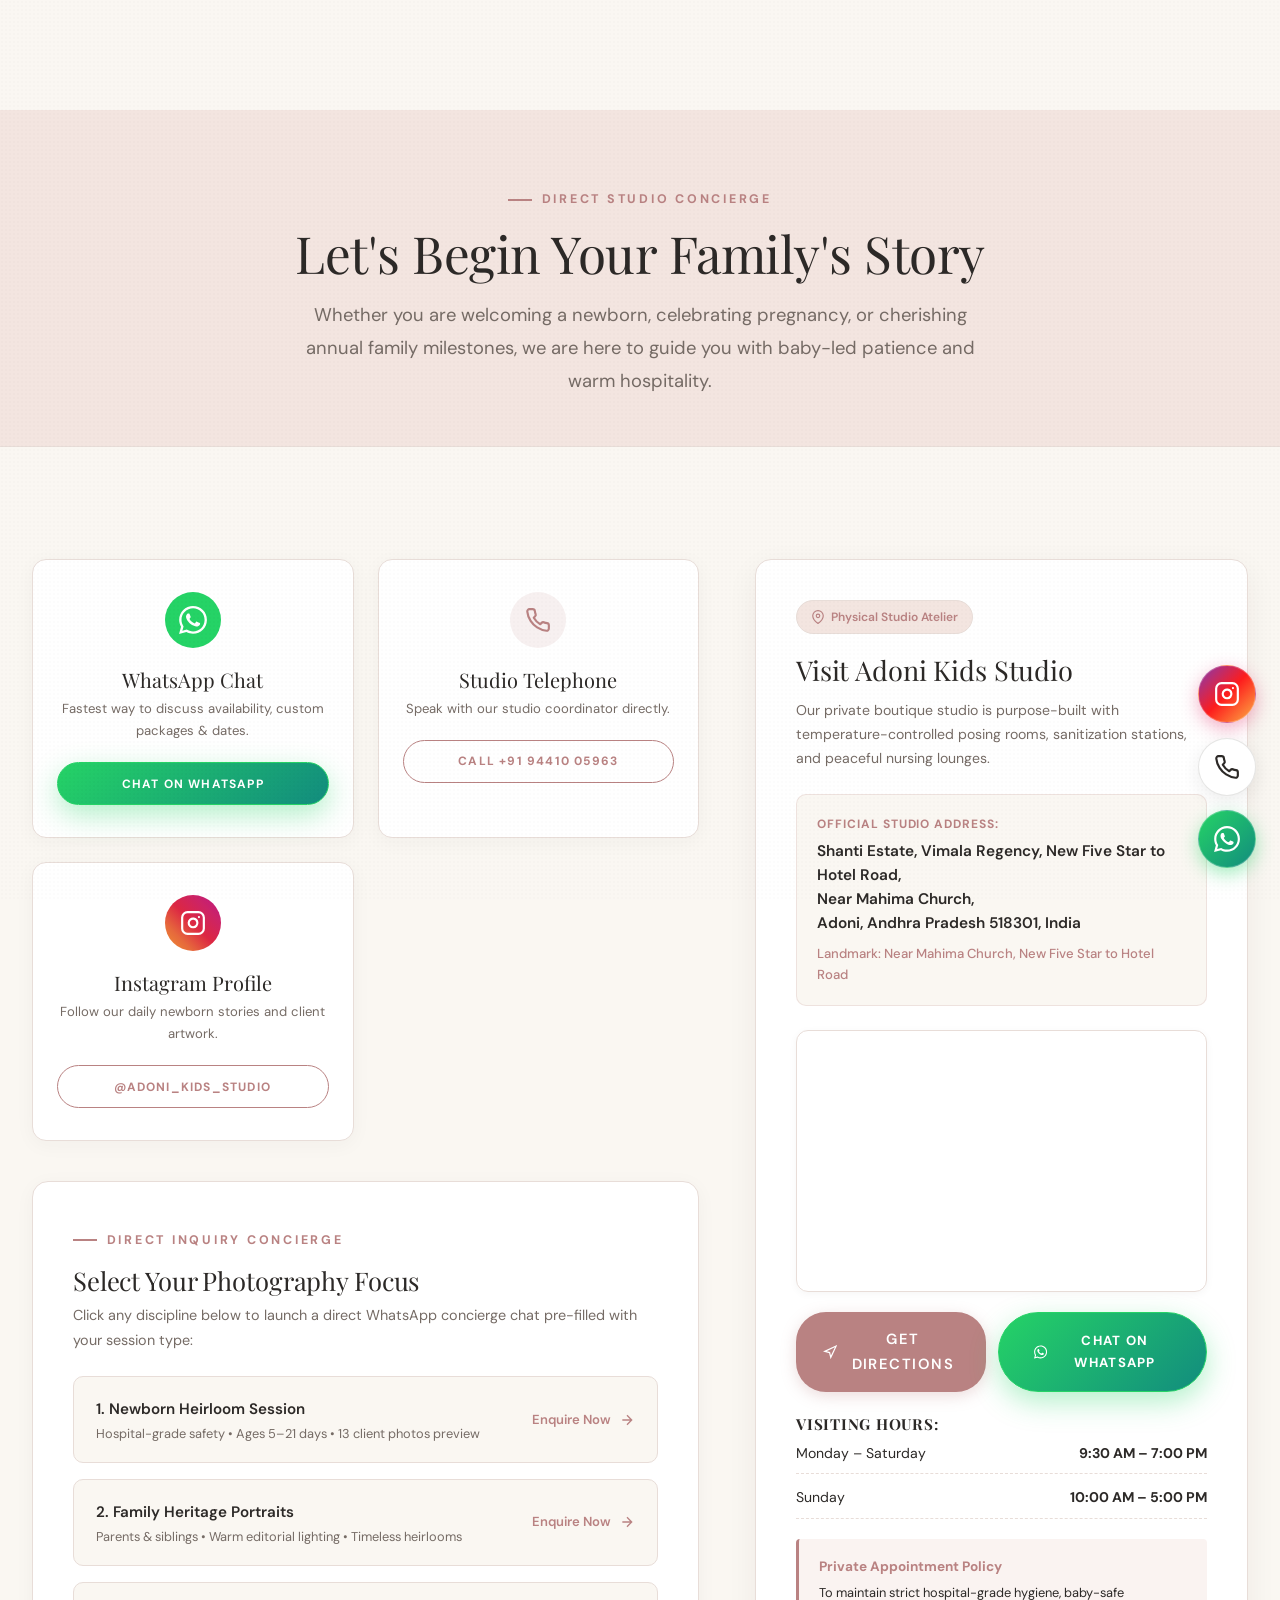
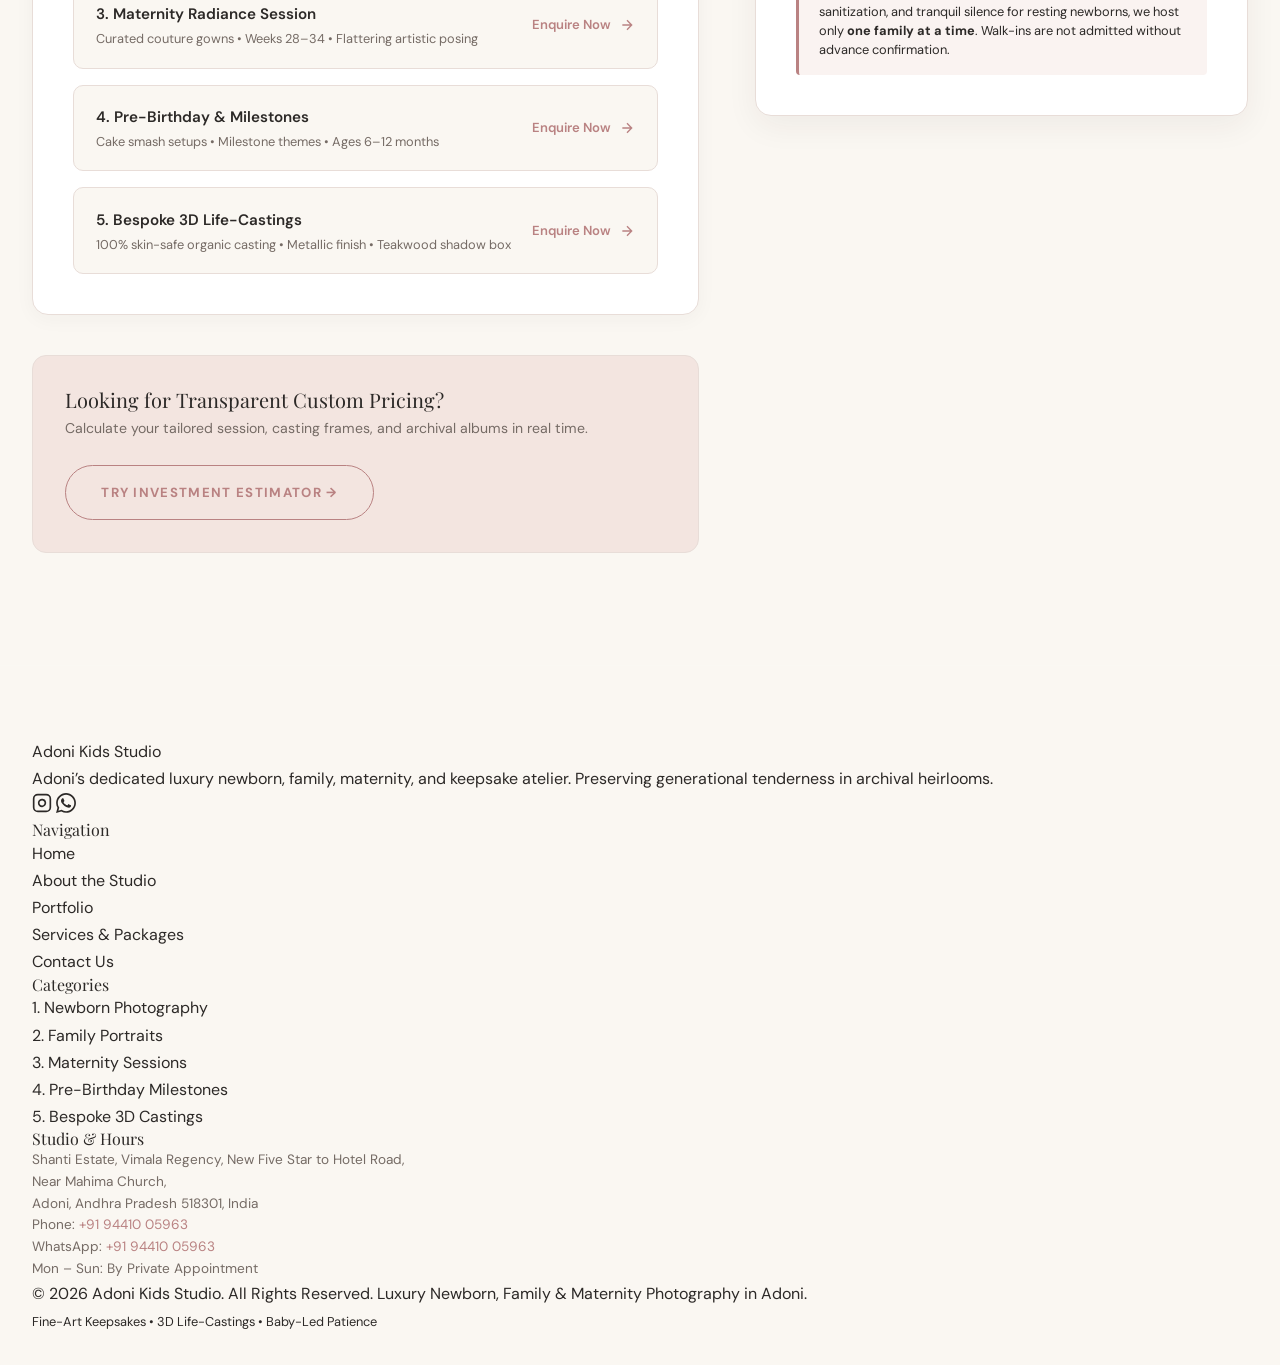
<file: contact.html>
<!DOCTYPE html>
<html lang="en">
<head>
  <meta charset="UTF-8">
  <meta name="viewport" content="width=device-width, initial-scale=1.0">
  
  <!-- Primary SEO Meta Tags -->
  <title>Contact &amp; Studio Directions | Adoni Kids Studio</title>
  <meta name="title" content="Contact &amp; Studio Directions | Adoni Kids Studio">
  <meta name="description" content="Visit Adoni Kids Studio at Shanti Estate, Hotel Road, Adoni, Andhra Pradesh. Contact via WhatsApp or call +91 94410 05963 to reserve your session.">
  <meta name="keywords" content="contact adoni kids studio, photo studio address adoni, baby photographer phone number adoni, book baby photoshoot adoni, photo studio near mahima church adoni">
  <meta name="author" content="Adoni Kids Studio">
  <meta name="robots" content="index, follow, max-image-preview:large, max-snippet:-1, max-video-preview:-1">
  <link rel="canonical" href="https://adonikidstudio.netlify.app/contact.html">

  <!-- Geo & Local SEO Meta Tags (Adoni, Andhra Pradesh) -->
  <meta name="geo.region" content="IN-AP">
  <meta name="geo.placename" content="Adoni">
  <meta name="geo.position" content="15.6322;77.2728">
  <meta name="ICBM" content="15.6322, 77.2728">

  <!-- Open Graph / Facebook / WhatsApp Meta Tags -->
  <meta property="og:type" content="website">
  <meta property="og:site_name" content="Adoni Kids Studio">
  <meta property="og:url" content="https://adonikidstudio.netlify.app/contact.html">
  <meta property="og:title" content="Contact &amp; Studio Directions | Adoni Kids Studio">
  <meta property="og:description" content="Visit Adoni Kids Studio at Shanti Estate, Hotel Road, Adoni, Andhra Pradesh. Contact via WhatsApp or call +91 94410 05963 to reserve your session.">
  <meta property="og:image" content="https://adonikidstudio.netlify.app/assets/images/og-cover.jpg">
  <meta property="og:image:width" content="1200">
  <meta property="og:image:height" content="630">
  <meta property="og:image:alt" content="Contact Adoni Kids Studio">
  <meta property="og:locale" content="en_IN">

  <!-- Twitter Card Meta Tags -->
  <meta name="twitter:card" content="summary_large_image">
  <meta name="twitter:url" content="https://adonikidstudio.netlify.app/contact.html">
  <meta name="twitter:title" content="Contact &amp; Studio Directions | Adoni Kids Studio">
  <meta name="twitter:description" content="Direct WhatsApp concierge: +91 94410 05963. Located near Mahima Church, Adoni.">
  <meta name="twitter:image" content="https://adonikidstudio.netlify.app/assets/images/og-cover.jpg">

  <!-- Favicon -->
  <link rel="icon" type="image/svg+xml" href="assets/images/favicon.svg">
  
  <link rel="stylesheet" href="css/style.css">
  <link rel="stylesheet" href="css/components.css">

  <!-- Schema.org Structured Data (JSON-LD) -->
  <script type="application/ld+json">
  {
    "@context": "https://schema.org",
    "@graph": [
      {
        "@type": "BreadcrumbList",
        "itemListElement": [
          {
            "@type": "ListItem",
            "position": 1,
            "name": "Home",
            "item": "https://adonikidstudio.netlify.app/"
          },
          {
            "@type": "ListItem",
            "position": 2,
            "name": "Contact & Directions",
            "item": "https://adonikidstudio.netlify.app/contact.html"
          }
        ]
      },
      {
        "@type": "ContactPage",
        "name": "Contact Adoni Kids Studio",
        "url": "https://adonikidstudio.netlify.app/contact.html",
        "isPartOf": {
          "@id": "https://adonikidstudio.netlify.app/#website"
        },
        "mainEntity": {
          "@type": "PhotographyBusiness",
          "name": "Adoni Kids Studio",
          "telephone": "+919441005963",
          "email": "info@adonikidsstudio.com",
          "address": {
            "@type": "PostalAddress",
            "streetAddress": "Shanti Estate, Vimala Regency, New Five Star to Hotel Road, Near Mahima Church",
            "addressLocality": "Adoni",
            "addressRegion": "Andhra Pradesh",
            "postalCode": "518301",
            "addressCountry": "IN"
          },
          "geo": {
            "@type": "GeoCoordinates",
            "latitude": 15.6322,
            "longitude": 77.2728
          }
        }
      }
    ]
  }
  </script>
</head>
<body>

  <!-- Sticky Luxury Navigation -->
  <header class="site-header">
    <div class="container header-container">
      <a href="https://adonikidstudio.netlify.app/" class="brand-logo" aria-label="Adoni Kids Studio Homepage">
        <span class="brand-title">Adoni Kids Studio</span>
        <span class="brand-subtitle">Newborn, Family &amp; Maternity Photography</span>
      </a>

      <!-- Desktop Navigation Menu -->
      <nav class="nav-desktop" aria-label="Main Navigation">
        <a href="https://adonikidstudio.netlify.app/" class="nav-link">Home</a>
        <a href="about.html" class="nav-link">About</a>
        <a href="services.html" class="nav-link">Services</a>
        <a href="portfolio.html" class="nav-link">Portfolio</a>
        <a href="experience.html" class="nav-link">Why Us</a>
        <a href="contact.html" class="nav-link active">Contact</a>
      </nav>

      <!-- Header Actions -->
      <div class="header-actions">
        <a href="https://wa.link/6e8b0e" target="_blank" rel="noopener noreferrer" class="btn btn-sm btn-whatsapp" aria-label="Direct WhatsApp Chat">
          <svg width="15" height="15" viewBox="0 0 24 24" fill="currentColor">
            <path d="M.057 24l1.687-6.163c-1.041-1.804-1.588-3.849-1.587-5.946.003-6.556 5.338-11.891 11.893-11.891 3.181.001 6.167 1.24 8.413 3.488 2.245 2.248 3.481 5.236 3.48 8.414-.003 6.557-5.338 11.892-11.893 11.892-1.99-.001-3.951-.5-5.688-1.448l-6.305 1.654zm6.597-3.807c1.676.995 3.276 1.591 5.392 1.592 5.448 0 9.886-4.434 9.889-9.885.002-5.462-4.415-9.89-9.881-9.892-5.452 0-9.887 4.434-9.889 9.884-.001 2.225.651 3.891 1.746 5.634l-.999 3.648 3.742-.981zm11.387-5.464c-.074-.124-.272-.198-.57-.347-.297-.149-1.758-.868-2.031-.967-.272-.099-.47-.149-.669.149-.198.297-.768.967-.941 1.165-.173.198-.347.223-.644.074-.297-.149-1.255-.462-2.39-1.475-.883-.788-1.48-1.761-1.653-2.059-.173-.297-.018-.458.13-.606.134-.133.297-.347.446-.521.151-.172.2-.296.3-.495.099-.198.05-.372-.025-.521-.075-.148-.669-1.611-.916-2.206-.242-.579-.487-.501-.669-.51l-.57-.01c-.198 0-.52.074-.792.372s-1.04 1.016-1.04 2.479 1.065 2.876 1.213 3.074c.149.198 2.095 3.2 5.076 4.487.709.306 1.263.489 1.694.626.712.226 1.36.194 1.872.118.571-.085 1.758-.719 2.006-1.413.248-.695.248-1.29.173-1.414z"/>
          </svg>
          <span>WhatsApp</span>
        </a>
        <button class="mobile-toggle" aria-label="Toggle navigation menu">
          <span></span><span></span><span></span>
        </button>
      </div>
    </div>
  </header>

  <!-- Mobile Off-Canvas Drawer -->
  <div class="mobile-backdrop"></div>
  <aside class="mobile-nav-drawer" aria-label="Mobile Navigation">
    <div>
      <div style="margin-bottom: 2.5rem;">
        <span class="brand-title" style="font-size: 1.5rem; display: block;">Adoni Kids Studio</span>
        <span class="brand-subtitle">Newborn, Family &amp; Maternity Photography</span>
      </div>
      <nav class="mobile-nav-links">
        <a href="https://adonikidstudio.netlify.app/">Home</a>
        <a href="about.html">About</a>
        <a href="services.html">Services</a>
        <a href="portfolio.html">Portfolio</a>
        <a href="experience.html">Why Choose Us</a>
        <a href="contact.html" class="active">Contact</a>
      </nav>
    </div>
    <div class="mobile-nav-footer">
      <a href="https://wa.link/6e8b0e" target="_blank" rel="noopener noreferrer" class="btn btn-whatsapp" style="width: 100%;">Chat on WhatsApp</a>
      <p style="font-size: 0.8rem; color: var(--color-text-muted); text-align: center; margin-top: 0.5rem;">
        Direct Line: +91 94410 05963
      </p>
    </div>
  </aside>

  <main style="padding-top: calc(var(--header-height) + 1.5rem);">
    
    <!-- Hero Header -->
    <section class="contact-hero-section">
      <div class="container">
        <span class="subheading">Direct Studio Concierge</span>
        <h1 class="heading-1" style="margin-bottom: 1rem;">Let's Begin Your Family's Story</h1>
        <p class="text-lead" style="max-width: 680px; margin: 0 auto;">
          Whether you are welcoming a newborn, celebrating pregnancy, or cherishing annual family milestones, we are here to guide you with baby-led patience and warm hospitality.
        </p>
      </div>
    </section>

    <!-- Main Content Layout -->
    <section class="section-spacing" style="padding-top: 3.5rem;">
      <div class="container">
        
        <div class="contact-layout-grid">
          
          <!-- Left Column: Direct Communication Channels & Quick Inquiries -->
          <div>
            
            <!-- Direct Channels Cards -->
            <div class="contact-channels-grid">
              
              <!-- 1. WhatsApp Card -->
              <div class="contact-card-premium">
                <div class="contact-icon-bubble bubble-wa">
                  <svg width="28" height="28" viewBox="0 0 24 24" fill="currentColor">
                    <path d="M.057 24l1.687-6.163c-1.041-1.804-1.588-3.849-1.587-5.946.003-6.556 5.338-11.891 11.893-11.891 3.181.001 6.167 1.24 8.413 3.488 2.245 2.248 3.481 5.236 3.48 8.414-.003 6.557-5.338 11.892-11.893 11.892-1.99-.001-3.951-.5-5.688-1.448l-6.305 1.654zm6.597-3.807c1.676.995 3.276 1.591 5.392 1.592 5.448 0 9.886-4.434 9.889-9.885.002-5.462-4.415-9.89-9.881-9.892-5.452 0-9.887 4.434-9.889 9.884-.001 2.225.651 3.891 1.746 5.634l-.999 3.648 3.742-.981zm11.387-5.464c-.074-.124-.272-.198-.57-.347-.297-.149-1.758-.868-2.031-.967-.272-.099-.47-.149-.669.149-.198.297-.768.967-.941 1.165-.173.198-.347.223-.644.074-.297-.149-1.255-.462-2.39-1.475-.883-.788-1.48-1.761-1.653-2.059-.173-.297-.018-.458.13-.606.134-.133.297-.347.446-.521.151-.172.2-.296.3-.495.099-.198.05-.372-.025-.521-.075-.148-.669-1.611-.916-2.206-.242-.579-.487-.501-.669-.51l-.57-.01c-.198 0-.52.074-.792.372s-1.04 1.016-1.04 2.479 1.065 2.876 1.213 3.074c.149.198 2.095 3.2 5.076 4.487.709.306 1.263.489 1.694.626.712.226 1.36.194 1.872.118.571-.085 1.758-.719 2.006-1.413.248-.695.248-1.29.173-1.414z"/>
                  </svg>
                </div>
                <h3>WhatsApp Chat</h3>
                <p>Fastest way to discuss availability, custom packages &amp; dates.</p>
                <a href="https://wa.link/6e8b0e" target="_blank" rel="noopener noreferrer" class="btn btn-sm btn-whatsapp" style="width: 100%;">
                  <span>Chat on WhatsApp</span>
                </a>
              </div>

              <!-- 2. Phone Call Card -->
              <div class="contact-card-premium">
                <div class="contact-icon-bubble bubble-phone">
                  <svg width="26" height="26" viewBox="0 0 24 24" fill="none" stroke="currentColor" stroke-width="2" stroke-linecap="round" stroke-linejoin="round">
                    <path d="M22 16.92v3a2 2 0 0 1-2.18 2 19.79 19.79 0 0 1-8.63-3.07 19.5 19.5 0 0 1-6-6 19.79 19.79 0 0 1-3.07-8.67A2 2 0 0 1 4.11 2h3a2 2 0 0 1 2 1.72 12.84 12.84 0 0 0 .7 2.81 2 2 0 0 1-.45 2.11L8.09 9.91a16 16 0 0 0 6 6l1.27-1.27a2 2 0 0 1 2.11-.45 12.84 12.84 0 0 0 2.81.7A2 2 0 0 1 22 16.92z"/>
                  </svg>
                </div>
                <h3>Studio Telephone</h3>
                <p>Speak with our studio coordinator directly.</p>
                <a href="tel:+919441005963" class="btn btn-sm btn-secondary" style="width: 100%;">
                  <span>Call +91 94410 05963</span>
                </a>
              </div>

              <!-- 3. Instagram Card -->
              <div class="contact-card-premium">
                <div class="contact-icon-bubble bubble-ig">
                  <svg width="26" height="26" viewBox="0 0 24 24" fill="none" stroke="currentColor" stroke-width="2" stroke-linecap="round" stroke-linejoin="round">
                    <rect x="2" y="2" width="20" height="20" rx="5" ry="5"/>
                    <path d="M16 11.37A4 4 0 1 1 12.63 8 4 4 0 0 1 16 11.37z"/>
                    <line x1="17.5" y1="6.5" x2="17.51" y2="6.5"/>
                  </svg>
                </div>
                <h3>Instagram Profile</h3>
                <p>Follow our daily newborn stories and client artwork.</p>
                <a href="https://www.instagram.com/adoni_kids_studio?utm_source=ig_web_button_share_sheet&igsh=ZDNlZDc0MzIxNw==" target="_blank" rel="noopener noreferrer" class="btn btn-sm btn-secondary" style="width: 100%;">
                  <span>@adoni_kids_studio</span>
                </a>
              </div>

            </div>

            <!-- Instant One-Click Inquiry Shortcuts -->
            <div class="contact-quick-inquiries">
              <span class="subheading">Direct Inquiry Concierge</span>
              <h2 class="heading-2" style="font-size: 1.6rem; margin-bottom: 0.5rem;">Select Your Photography Focus</h2>
              <p style="font-size: 0.9rem; color: var(--color-text-muted);">
                Click any discipline below to launch a direct WhatsApp concierge chat pre-filled with your session type:
              </p>

              <div class="inquiry-buttons-list">
                
                <a href="https://wa.me/919441005963?text=Hello%20Adoni%20Kids%20Studio%2C%20I%20would%20like%20to%20enquire%20about%20a%20Newborn%20Heirloom%20Photography%20Session." target="_blank" rel="noopener noreferrer" class="inquiry-btn-row">
                  <div>
                    <span class="inquiry-btn-title">1. Newborn Heirloom Session</span>
                    <span style="display: block; font-size: 0.8rem; color: var(--color-text-muted);">Hospital-grade safety • Ages 5–21 days • 13 client photos preview</span>
                  </div>
                  <div class="inquiry-btn-action">
                    <span>Enquire Now</span>
                    <svg width="16" height="16" viewBox="0 0 24 24" fill="none" stroke="currentColor" stroke-width="2"><path d="M5 12h14M12 5l7 7-7 7"/></svg>
                  </div>
                </a>

                <a href="https://wa.me/919441005963?text=Hello%20Adoni%20Kids%20Studio%2C%20I%20would%20like%20to%20enquire%20about%20a%20Family%20Portraits%20Session." target="_blank" rel="noopener noreferrer" class="inquiry-btn-row">
                  <div>
                    <span class="inquiry-btn-title">2. Family Heritage Portraits</span>
                    <span style="display: block; font-size: 0.8rem; color: var(--color-text-muted);">Parents &amp; siblings • Warm editorial lighting • Timeless heirlooms</span>
                  </div>
                  <div class="inquiry-btn-action">
                    <span>Enquire Now</span>
                    <svg width="16" height="16" viewBox="0 0 24 24" fill="none" stroke="currentColor" stroke-width="2"><path d="M5 12h14M12 5l7 7-7 7"/></svg>
                  </div>
                </a>

                <a href="https://wa.me/919441005963?text=Hello%20Adoni%20Kids%20Studio%2C%20I%20would%20like%20to%20enquire%20about%20a%20Maternity%20Radiance%20Session." target="_blank" rel="noopener noreferrer" class="inquiry-btn-row">
                  <div>
                    <span class="inquiry-btn-title">3. Maternity Radiance Session</span>
                    <span style="display: block; font-size: 0.8rem; color: var(--color-text-muted);">Curated couture gowns • Weeks 28–34 • Flattering artistic posing</span>
                  </div>
                  <div class="inquiry-btn-action">
                    <span>Enquire Now</span>
                    <svg width="16" height="16" viewBox="0 0 24 24" fill="none" stroke="currentColor" stroke-width="2"><path d="M5 12h14M12 5l7 7-7 7"/></svg>
                  </div>
                </a>

                <a href="https://wa.me/919441005963?text=Hello%20Adoni%20Kids%20Studio%2C%20I%20would%20like%20to%20enquire%20about%20a%20Pre-Birthday%20%26%20Cake%20Smash%20Session." target="_blank" rel="noopener noreferrer" class="inquiry-btn-row">
                  <div>
                    <span class="inquiry-btn-title">4. Pre-Birthday &amp; Milestones</span>
                    <span style="display: block; font-size: 0.8rem; color: var(--color-text-muted);">Cake smash setups • Milestone themes • Ages 6–12 months</span>
                  </div>
                  <div class="inquiry-btn-action">
                    <span>Enquire Now</span>
                    <svg width="16" height="16" viewBox="0 0 24 24" fill="none" stroke="currentColor" stroke-width="2"><path d="M5 12h14M12 5l7 7-7 7"/></svg>
                  </div>
                </a>

                <a href="https://wa.me/919441005963?text=Hello%20Adoni%20Kids%20Studio%2C%20I%20would%20like%20to%20enquire%20about%20Bespoke%203D%20Hand%20%26%20Foot%20Life-Casting%20Frames." target="_blank" rel="noopener noreferrer" class="inquiry-btn-row">
                  <div>
                    <span class="inquiry-btn-title">5. Bespoke 3D Life-Castings</span>
                    <span style="display: block; font-size: 0.8rem; color: var(--color-text-muted);">100% skin-safe organic casting • Metallic finish • Teakwood shadow box</span>
                  </div>
                  <div class="inquiry-btn-action">
                    <span>Enquire Now</span>
                    <svg width="16" height="16" viewBox="0 0 24 24" fill="none" stroke="currentColor" stroke-width="2"><path d="M5 12h14M12 5l7 7-7 7"/></svg>
                  </div>
                </a>

              </div>
            </div>

            <!-- Investment Estimator Callout -->
            <div style="padding: 2rem; background: var(--color-bg-secondary); border-radius: 14px; border: 1px solid var(--color-border); display: flex; align-items: center; justify-content: space-between; gap: 1.5rem; flex-wrap: wrap;">
              <div>
                <h3 style="font-family: var(--font-serif); font-size: 1.25rem; margin-bottom: 0.35rem;">Looking for Transparent Custom Pricing?</h3>
                <p style="font-size: 0.88rem; color: var(--color-text-muted); margin: 0;">Calculate your tailored session, casting frames, and archival albums in real time.</p>
              </div>
              <a href="services.html#estimator" class="btn btn-secondary">
                <span>Try Investment Estimator &rarr;</span>
              </a>
            </div>

          </div>

          <!-- Right Column: Studio Location, Appointment Policy & Visiting Protocol -->
          <div>
            <div class="studio-location-card">
              
              <span class="studio-badge-pill">
                <svg width="14" height="14" viewBox="0 0 24 24" fill="none" stroke="currentColor" stroke-width="2"><path d="M21 10c0 7-9 13-9 13s-9-6-9-13a9 9 0 0 1 18 0z"/><circle cx="12" cy="10" r="3"/></svg>
                Physical Studio Atelier
              </span>

              <h2 class="heading-2" style="font-size: 1.7rem; margin-bottom: 0.75rem;">Visit Adoni Kids Studio</h2>
              <p style="font-size: 0.88rem; color: var(--color-text-muted);">
                Our private boutique studio is purpose-built with temperature-controlled posing rooms, sanitization stations, and peaceful nursing lounges.
              </p>

              <!-- Exact Studio Address -->
              <div class="location-address-box">
                <strong style="color: var(--color-accent); text-transform: uppercase; font-size: 0.75rem; letter-spacing: 0.08em; display: block; margin-bottom: 0.35rem;">Official Studio Address:</strong>
                <address style="font-style: normal; font-weight: 600; color: var(--color-text-main); font-size: 0.96rem; line-height: 1.55;">
                  Shanti Estate, Vimala Regency, New Five Star to Hotel Road,<br>
                  Near Mahima Church,<br>
                  Adoni, Andhra Pradesh 518301, India
                </address>
                <span style="font-size: 0.82rem; color: var(--color-accent); display: block; margin-top: 0.5rem; font-weight: 500;">
                  Landmark: Near Mahima Church, New Five Star to Hotel Road
                </span>
              </div>

              <!-- Interactive Google Maps Embed -->
              <div class="contact-map-card-wrapper">
                <iframe 
                  class="contact-map-frame"
                  src="https://maps.google.com/maps?q=Shanti+Estate,+Vimala+Regency,+New+Five+Star+to+Hotel+Road,+Near+Mahima+Church,+Adoni,+Andhra+Pradesh+518301,+India&t=&z=16&ie=UTF8&iwloc=&output=embed" 
                  loading="lazy" 
                  allowfullscreen="" 
                  referrerpolicy="no-referrer-when-downgrade"
                  title="Adoni Kids Studio Location Map">
                </iframe>
              </div>

              <!-- Get Directions & WhatsApp CTA -->
              <div style="display: flex; gap: 0.75rem; margin-top: 1.25rem; flex-wrap: wrap;">
                <a href="https://www.google.com/maps/dir/?api=1&destination=Shanti+Estate,+Vimala+Regency,+New+Five+Star+to+Hotel+Road,+Near+Mahima+Church,+Adoni,+Andhra+Pradesh+518301,+India" target="_blank" rel="noopener noreferrer" class="btn btn-directions" style="flex: 1; min-width: 170px;">
                  <svg width="18" height="18" viewBox="0 0 24 24" fill="none" stroke="currentColor" stroke-width="2">
                    <polygon points="3 11 22 2 13 21 11 13 3 11"/>
                  </svg>
                  <span>Get Directions</span>
                </a>
                <a href="https://wa.link/6e8b0e" target="_blank" rel="noopener noreferrer" class="btn btn-whatsapp" style="flex: 1; min-width: 170px;">
                  <svg width="18" height="18" viewBox="0 0 24 24" fill="currentColor">
                    <path d="M.057 24l1.687-6.163c-1.041-1.804-1.588-3.849-1.587-5.946.003-6.556 5.338-11.891 11.893-11.891 3.181.001 6.167 1.24 8.413 3.488 2.245 2.248 3.481 5.236 3.48 8.414-.003 6.557-5.338 11.892-11.893 11.892-1.99-.001-3.951-.5-5.688-1.448l-6.305 1.654zm6.597-3.807c1.676.995 3.276 1.591 5.392 1.592 5.448 0 9.886-4.434 9.889-9.885.002-5.462-4.415-9.89-9.881-9.892-5.452 0-9.887 4.434-9.889 9.884-.001 2.225.651 3.891 1.746 5.634l-.999 3.648 3.742-.981zm11.387-5.464c-.074-.124-.272-.198-.57-.347-.297-.149-1.758-.868-2.031-.967-.272-.099-.47-.149-.669.149-.198.297-.768.967-.941 1.165-.173.198-.347.223-.644.074-.297-.149-1.255-.462-2.39-1.475-.883-.788-1.48-1.761-1.653-2.059-.173-.297-.018-.458.13-.606.134-.133.297-.347.446-.521.151-.172.2-.296.3-.495.099-.198.05-.372-.025-.521-.075-.148-.669-1.611-.916-2.206-.242-.579-.487-.501-.669-.51l-.57-.01c-.198 0-.52.074-.792.372s-1.04 1.016-1.04 2.479 1.065 2.876 1.213 3.074c.149.198 2.095 3.2 5.076 4.487.709.306 1.263.489 1.694.626.712.226 1.36.194 1.872.118.571-.085 1.758-.719 2.006-1.413.248-.695.248-1.29.173-1.414z"/>
                  </svg>
                  <span>Chat on WhatsApp</span>
                </a>
              </div>

              <h4 style="font-size: 0.95rem; font-weight: 700; text-transform: uppercase; letter-spacing: 0.05em; color: var(--color-text-main); margin-top: 1.5rem; margin-bottom: 0.5rem;">Visiting Hours:</h4>
              <div class="studio-hours-list" style="margin: 0.5rem 0 1.25rem 0;">
                <div class="hours-row">
                  <span>Monday – Saturday</span>
                  <strong>9:30 AM – 7:00 PM</strong>
                </div>
                <div class="hours-row">
                  <span>Sunday</span>
                  <strong>10:00 AM – 5:00 PM</strong>
                </div>
              </div>

              <!-- Private Appointment Policy Note -->
              <div style="background: rgba(168, 54, 29, 0.06); border-left: 3px solid var(--color-accent); padding: 1rem 1.25rem; border-radius: 4px;">
                <strong style="font-size: 0.85rem; color: var(--color-accent); display: block; margin-bottom: 0.25rem;">Private Appointment Policy</strong>
                <p style="font-size: 0.8rem; color: var(--color-text-main); margin: 0; line-height: 1.5;">
                  To maintain strict hospital-grade hygiene, baby-safe sanitization, and tranquil silence for resting newborns, we host only <strong>one family at a time</strong>. Walk-ins are not admitted without advance confirmation.
                </p>
              </div>

            </div>
          </div>

        </div>

      </div>
    </section>

  </main>

  <!-- Global Footer -->
  <footer class="site-footer">
    <div class="container">
      <div class="footer-grid">
        <div class="footer-col brand-col">
          <span class="footer-brand-title">Adoni Kids Studio</span>
          <p class="footer-brand-desc">
            Adoni’s dedicated luxury newborn, family, maternity, and keepsake atelier. Preserving generational tenderness in archival heirlooms.
          </p>
          <div class="footer-social-links">
            <a href="https://www.instagram.com/adoni_kids_studio?utm_source=ig_web_button_share_sheet&igsh=ZDNlZDc0MzIxNw==" target="_blank" rel="noopener noreferrer" aria-label="Instagram">
              <svg width="20" height="20" viewBox="0 0 24 24" fill="none" stroke="currentColor" stroke-width="2"><rect x="2" y="2" width="20" height="20" rx="5" ry="5"/><path d="M16 11.37A4 4 0 1 1 12.63 8 4 4 0 0 1 16 11.37z"/><line x1="17.5" y1="6.5" x2="17.51" y2="6.5"/></svg>
            </a>
            <a href="https://wa.link/6e8b0e" target="_blank" rel="noopener noreferrer" aria-label="WhatsApp">
              <svg width="20" height="20" viewBox="0 0 24 24" fill="currentColor">
                <path d="M.057 24l1.687-6.163c-1.041-1.804-1.588-3.849-1.587-5.946.003-6.556 5.338-11.891 11.893-11.891 3.181.001 6.167 1.24 8.413 3.488 2.245 2.248 3.481 5.236 3.48 8.414-.003 6.557-5.338 11.892-11.893 11.892-1.99-.001-3.951-.5-5.688-1.448l-6.305 1.654zm6.597-3.807c1.676.995 3.276 1.591 5.392 1.592 5.448 0 9.886-4.434 9.889-9.885.002-5.462-4.415-9.89-9.881-9.892-5.452 0-9.887 4.434-9.889 9.884-.001 2.225.651 3.891 1.746 5.634l-.999 3.648 3.742-.981zm11.387-5.464c-.074-.124-.272-.198-.57-.347-.297-.149-1.758-.868-2.031-.967-.272-.099-.47-.149-.669.149-.198.297-.768.967-.941 1.165-.173.198-.347.223-.644.074-.297-.149-1.255-.462-2.39-1.475-.883-.788-1.48-1.761-1.653-2.059-.173-.297-.018-.458.13-.606.134-.133.297-.347.446-.521.151-.172.2-.296.3-.495.099-.198.05-.372-.025-.521-.075-.148-.669-1.611-.916-2.206-.242-.579-.487-.501-.669-.51l-.57-.01c-.198 0-.52.074-.792.372s-1.04 1.016-1.04 2.479 1.065 2.876 1.213 3.074c.149.198 2.095 3.2 5.076 4.487.709.306 1.263.489 1.694.626.712.226 1.36.194 1.872.118.571-.085 1.758-.719 2.006-1.413.248-.695.248-1.29.173-1.414z"/>
              </svg>
            </a>
          </div>
        </div>

        <div class="footer-col">
          <h4 class="footer-col-title">Navigation</h4>
          <ul class="footer-links">
            <li><a href="index.html">Home</a></li>
            <li><a href="about.html">About the Studio</a></li>
            <li><a href="portfolio.html">Portfolio</a></li>
            <li><a href="services.html">Services &amp; Packages</a></li>
            <li><a href="contact.html">Contact Us</a></li>
          </ul>
        </div>

        <div class="footer-col">
          <h4 class="footer-col-title">Categories</h4>
          <ul class="footer-links">
            <li><a href="portfolio.html#newborn">1. Newborn Photography</a></li>
            <li><a href="portfolio.html#family">2. Family Portraits</a></li>
            <li><a href="portfolio.html#maternity">3. Maternity Sessions</a></li>
            <li><a href="portfolio.html#kids">4. Pre-Birthday Milestones</a></li>
            <li><a href="services.html#casting">5. Bespoke 3D Castings</a></li>
          </ul>
        </div>

        <div class="footer-col">
          <h4 class="footer-col-title">Studio &amp; Hours</h4>
          <p style="font-size: 0.85rem; color: var(--color-text-muted); line-height: 1.6;">
            Shanti Estate, Vimala Regency, New Five Star to Hotel Road,<br>
            Near Mahima Church,<br>
            Adoni, Andhra Pradesh 518301, India<br>
            Phone: <a href="tel:+919441005963" style="color: var(--color-accent); text-decoration: none;">+91 94410 05963</a><br>
            WhatsApp: <a href="https://wa.link/6e8b0e" target="_blank" rel="noopener noreferrer" style="color: var(--color-accent); text-decoration: none;">+91 94410 05963</a><br>
            Mon – Sun: By Private Appointment
          </p>
        </div>
      </div>

      <div class="footer-bottom">
        <p>&copy; 2026 Adoni Kids Studio. All Rights Reserved. Luxury Newborn, Family &amp; Maternity Photography in Adoni.</p>
        <p style="font-size: 0.8rem; margin-top: 0.25rem;">Fine-Art Keepsakes &bull; 3D Life-Castings &bull; Baby-Led Patience</p>
      </div>
    </div>
  </footer>

  <!-- Fixed Floating Contact Buttons (Instagram, Phone, WhatsApp) -->
  <aside class="floating-contact-group" aria-label="Floating Studio Contact Concierge">
    <!-- 1. Instagram -->
    <a href="https://www.instagram.com/adoni_kids_studio?utm_source=ig_web_button_share_sheet&igsh=ZDNlZDc0MzIxNw==" 
       target="_blank" 
       rel="noopener noreferrer" 
       class="floating-contact-btn btn-instagram-float" 
       aria-label="Instagram Profile @adoni_kids_studio">
      <span class="floating-contact-tooltip">Instagram</span>
      <svg width="22" height="22" viewBox="0 0 24 24" fill="none" stroke="currentColor" stroke-width="2" stroke-linecap="round" stroke-linejoin="round">
        <rect x="2" y="2" width="20" height="20" rx="5" ry="5"/>
        <path d="M16 11.37A4 4 0 1 1 12.63 8 4 4 0 0 1 16 11.37z"/>
        <line x1="17.5" y1="6.5" x2="17.51" y2="6.5"/>
      </svg>
    </a>

    <!-- 2. Phone Dialer -->
    <a href="tel:+919441005963" 
       class="floating-contact-btn btn-phone-float" 
       aria-label="Call Adoni Kids Studio (+91 94410 05963)">
      <span class="floating-contact-tooltip">Call</span>
      <svg width="20" height="20" viewBox="0 0 24 24" fill="none" stroke="currentColor" stroke-width="2" stroke-linecap="round" stroke-linejoin="round">
        <path d="M22 16.92v3a2 2 0 0 1-2.18 2 19.79 19.79 0 0 1-8.63-3.07 19.5 19.5 0 0 1-6-6 19.79 19.79 0 0 1-3.07-8.67A2 2 0 0 1 4.11 2h3a2 2 0 0 1 2 1.72 12.84 12.84 0 0 0 .7 2.81 2 2 0 0 1-.45 2.11L8.09 9.91a16 16 0 0 0 6 6l1.27-1.27a2 2 0 0 1 2.11-.45 12.84 12.84 0 0 0 2.81.7A2 2 0 0 1 22 16.92z"/>
      </svg>
    </a>

    <!-- 3. WhatsApp Chat -->
    <a href="https://wa.link/6e8b0e" 
       target="_blank" 
       rel="noopener noreferrer" 
       class="floating-contact-btn btn-whatsapp-float" 
       aria-label="Chat with Adoni Kids Studio on WhatsApp">
      <span class="floating-contact-tooltip">WhatsApp</span>
      <svg width="22" height="22" viewBox="0 0 24 24" fill="currentColor">
        <path d="M.057 24l1.687-6.163c-1.041-1.804-1.588-3.849-1.587-5.946.003-6.556 5.338-11.891 11.893-11.891 3.181.001 6.167 1.24 8.413 3.488 2.245 2.248 3.481 5.236 3.48 8.414-.003 6.557-5.338 11.892-11.893 11.892-1.99-.001-3.951-.5-5.688-1.448l-6.305 1.654zm6.597-3.807c1.676.995 3.276 1.591 5.392 1.592 5.448 0 9.886-4.434 9.889-9.885.002-5.462-4.415-9.89-9.881-9.892-5.452 0-9.887 4.434-9.889 9.884-.001 2.225.651 3.891 1.746 5.634l-.999 3.648 3.742-.981zm11.387-5.464c-.074-.124-.272-.198-.57-.347-.297-.149-1.758-.868-2.031-.967-.272-.099-.47-.149-.669.149-.198.297-.768.967-.941 1.165-.173.198-.347.223-.644.074-.297-.149-1.255-.462-2.39-1.475-.883-.788-1.48-1.761-1.653-2.059-.173-.297-.018-.458.13-.606.134-.133.297-.347.446-.521.151-.172.2-.296.3-.495.099-.198.05-.372-.025-.521-.075-.148-.669-1.611-.916-2.206-.242-.579-.487-.501-.669-.51l-.57-.01c-.198 0-.52.074-.792.372s-1.04 1.016-1.04 2.479 1.065 2.876 1.213 3.074c.149.198 2.095 3.2 5.076 4.487.709.306 1.263.489 1.694.626.712.226 1.36.194 1.872.118.571-.085 1.758-.719 2.006-1.413.248-.695.248-1.29.173-1.414z"/>
      </svg>
    </a>
  </aside>

  <script src="js/main.js"></script>
</body>
</html>
</file>
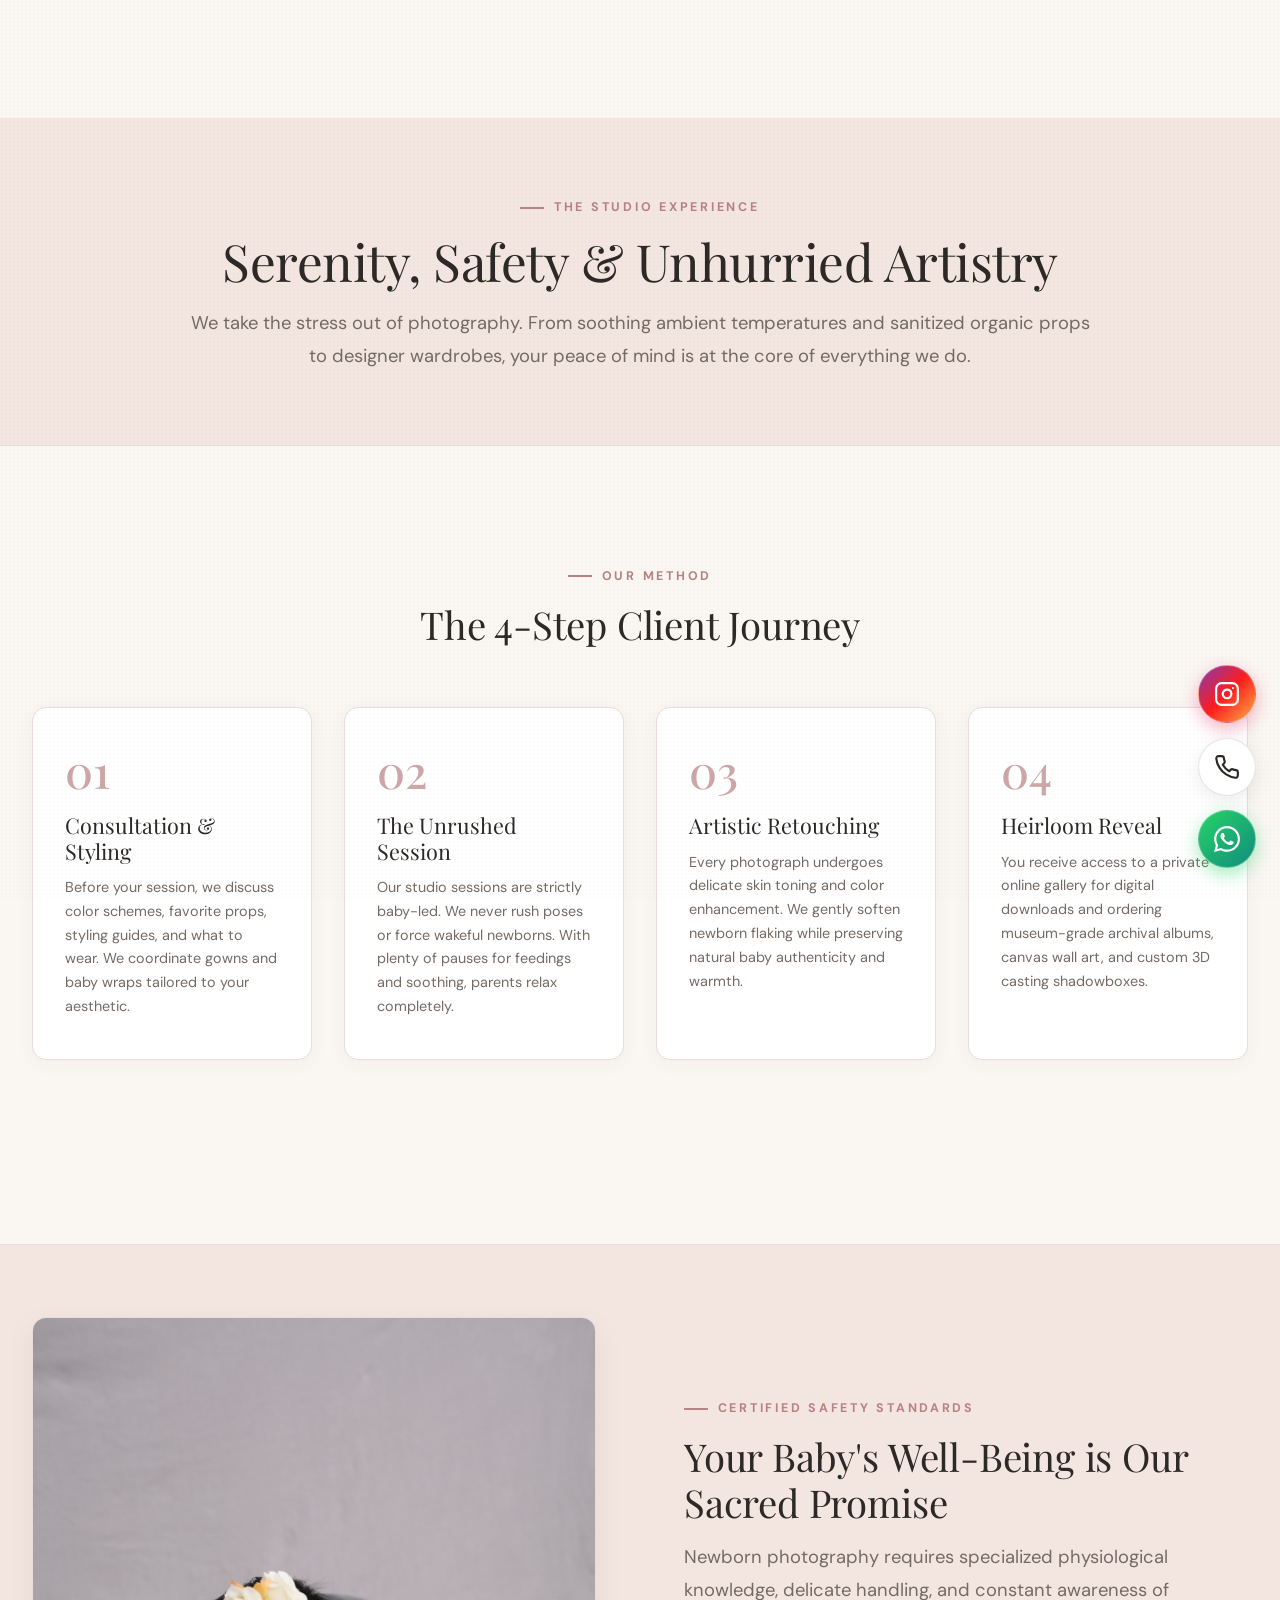
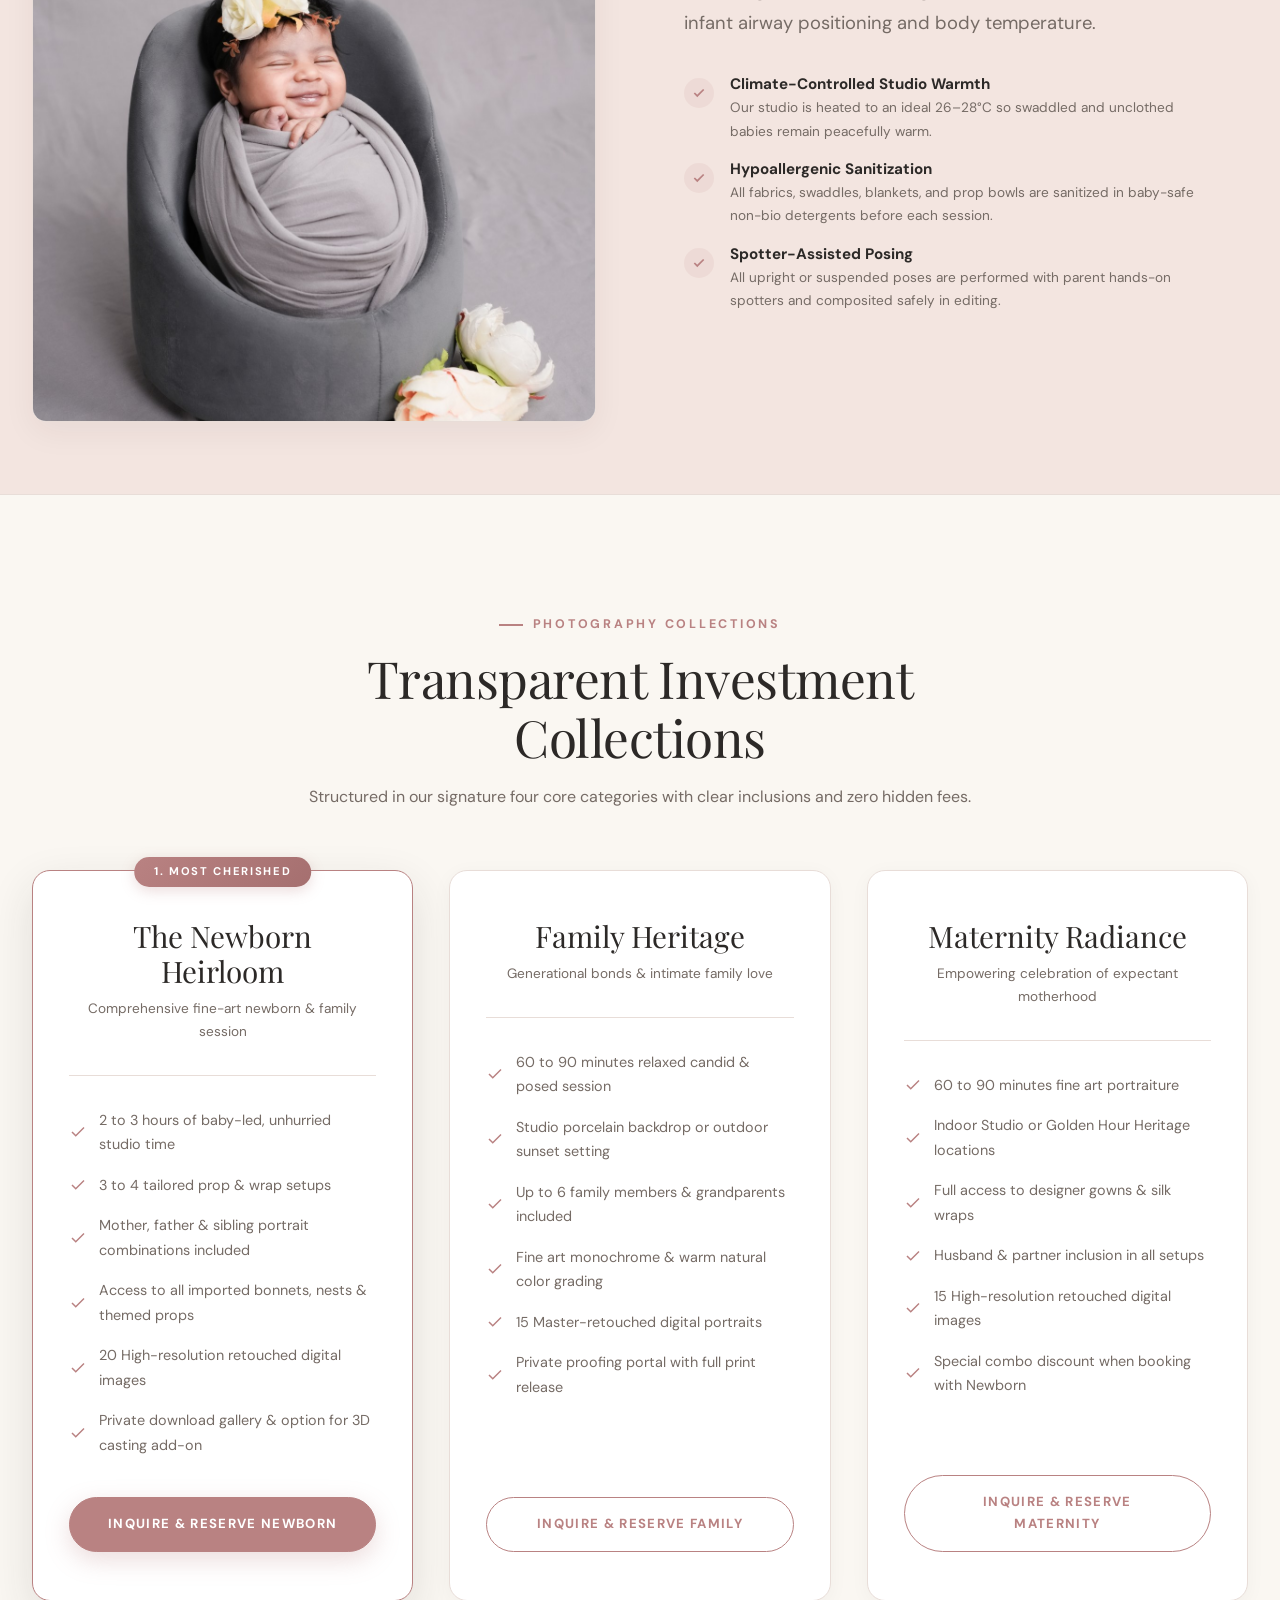
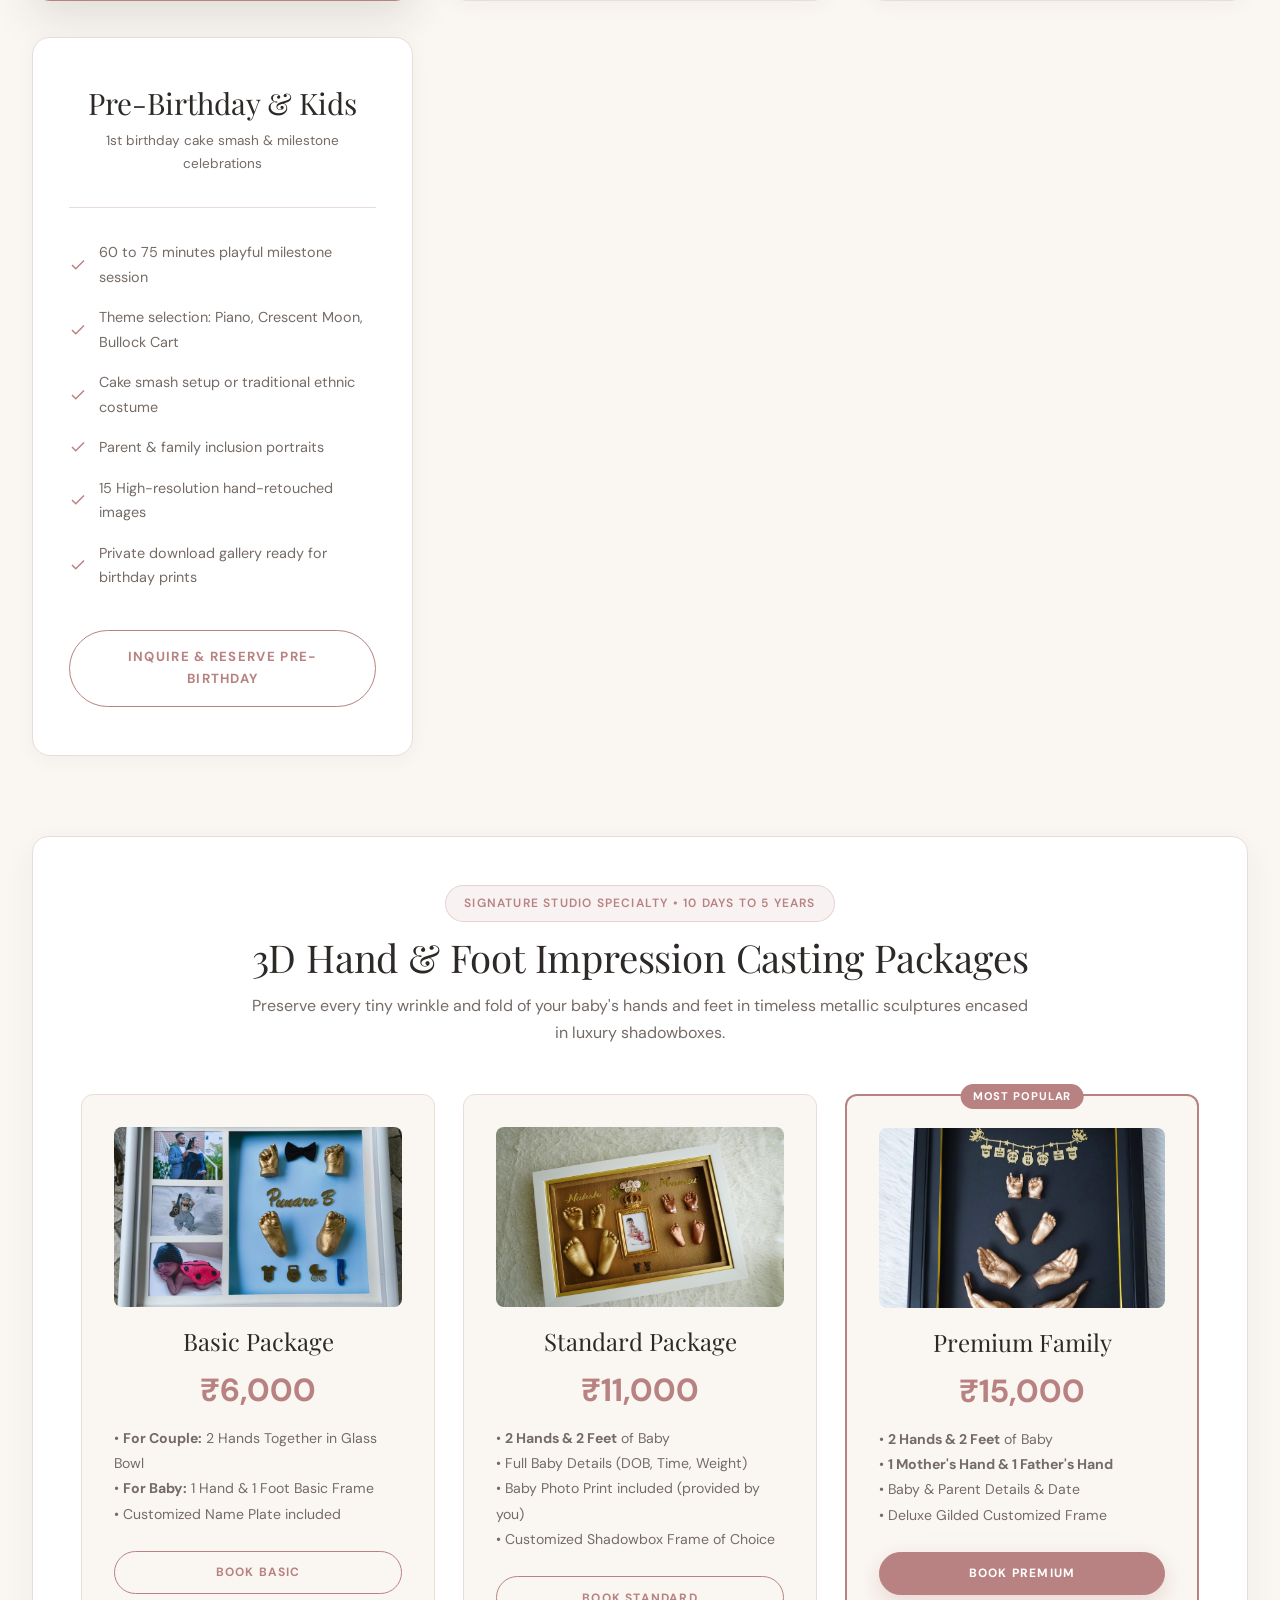
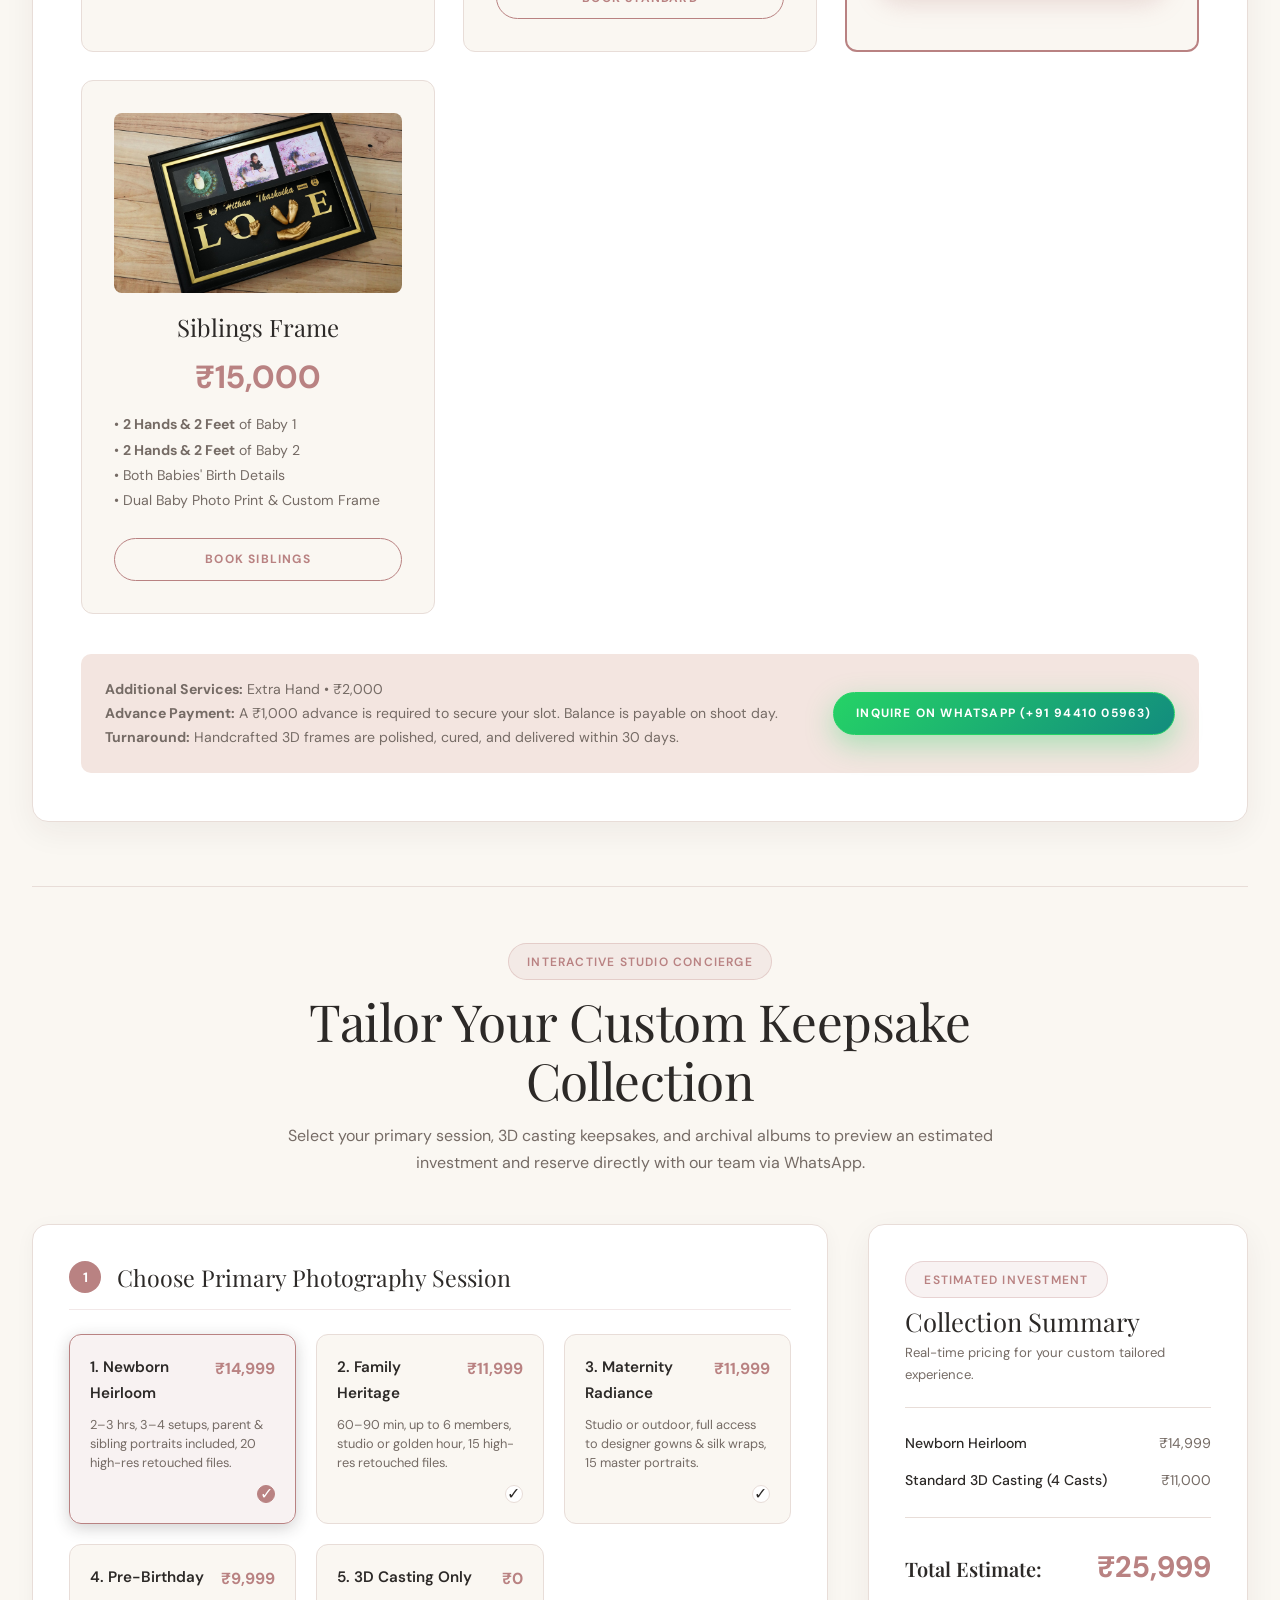
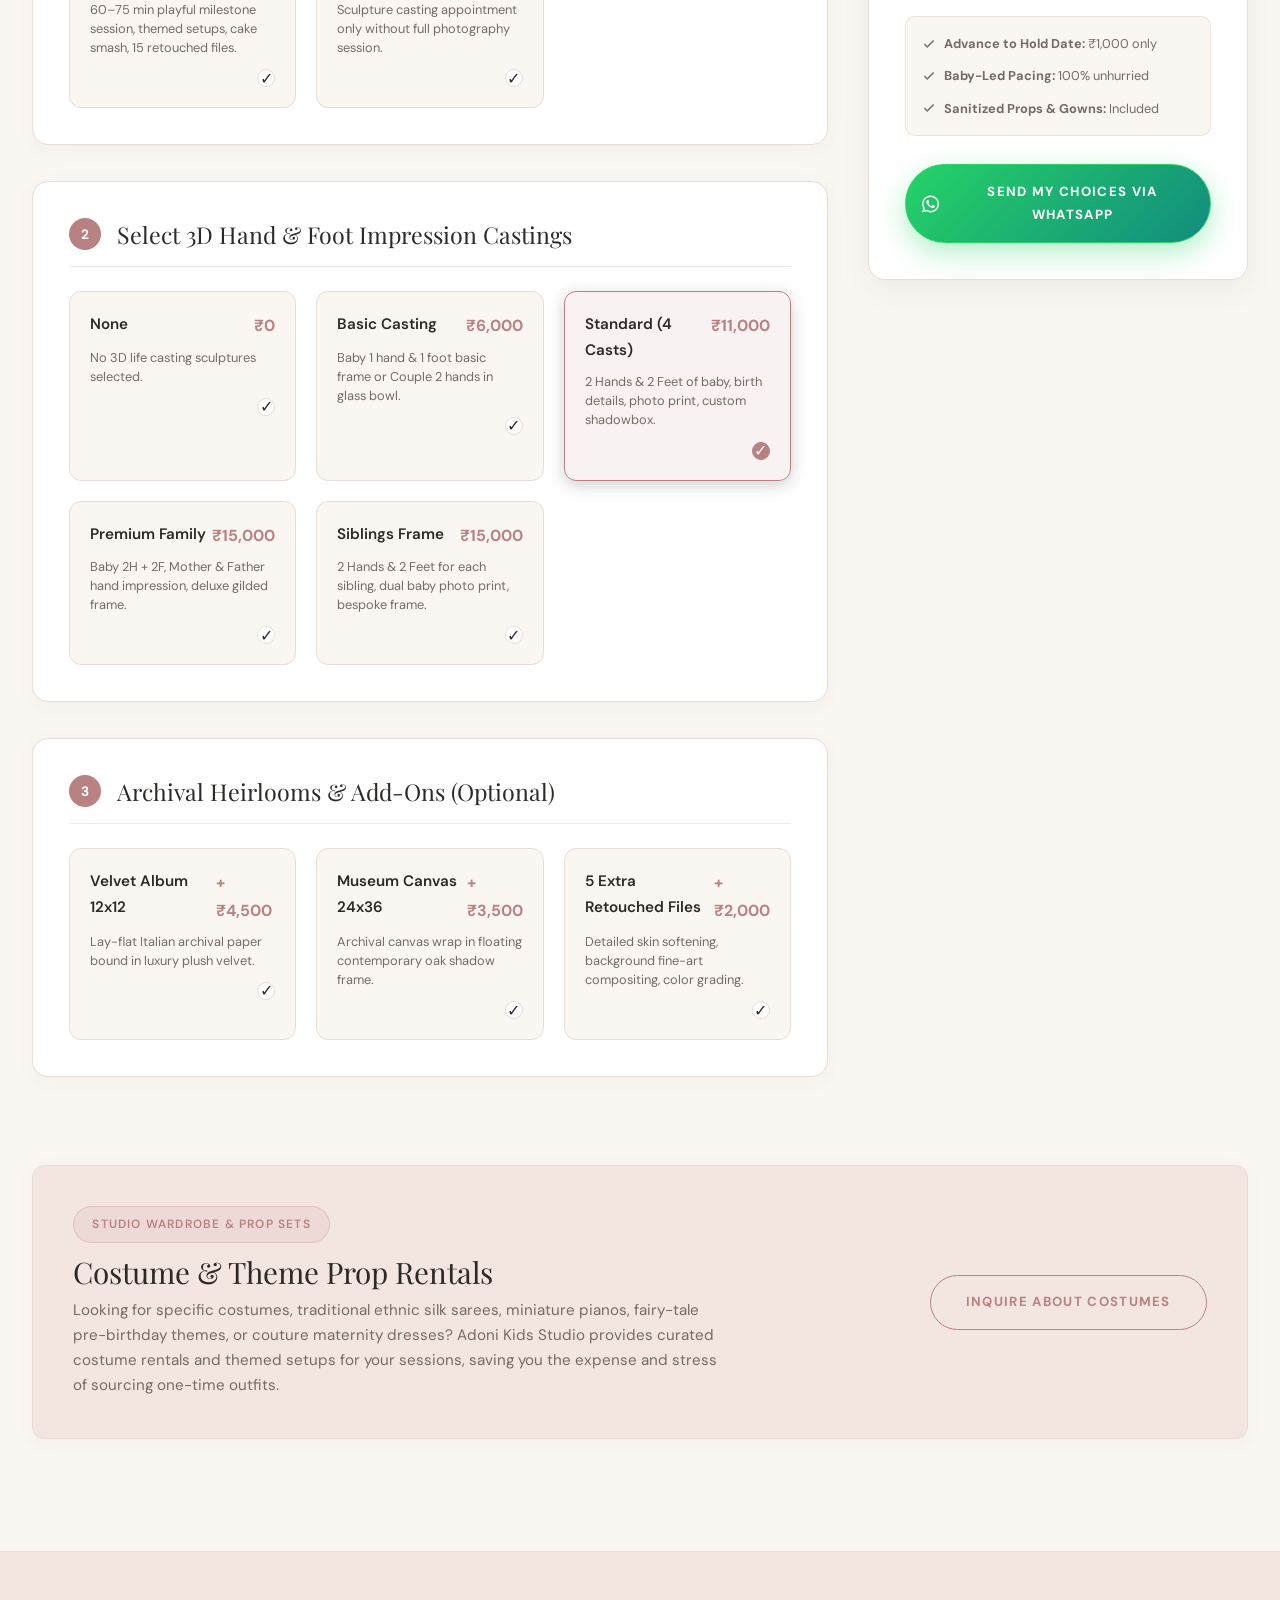
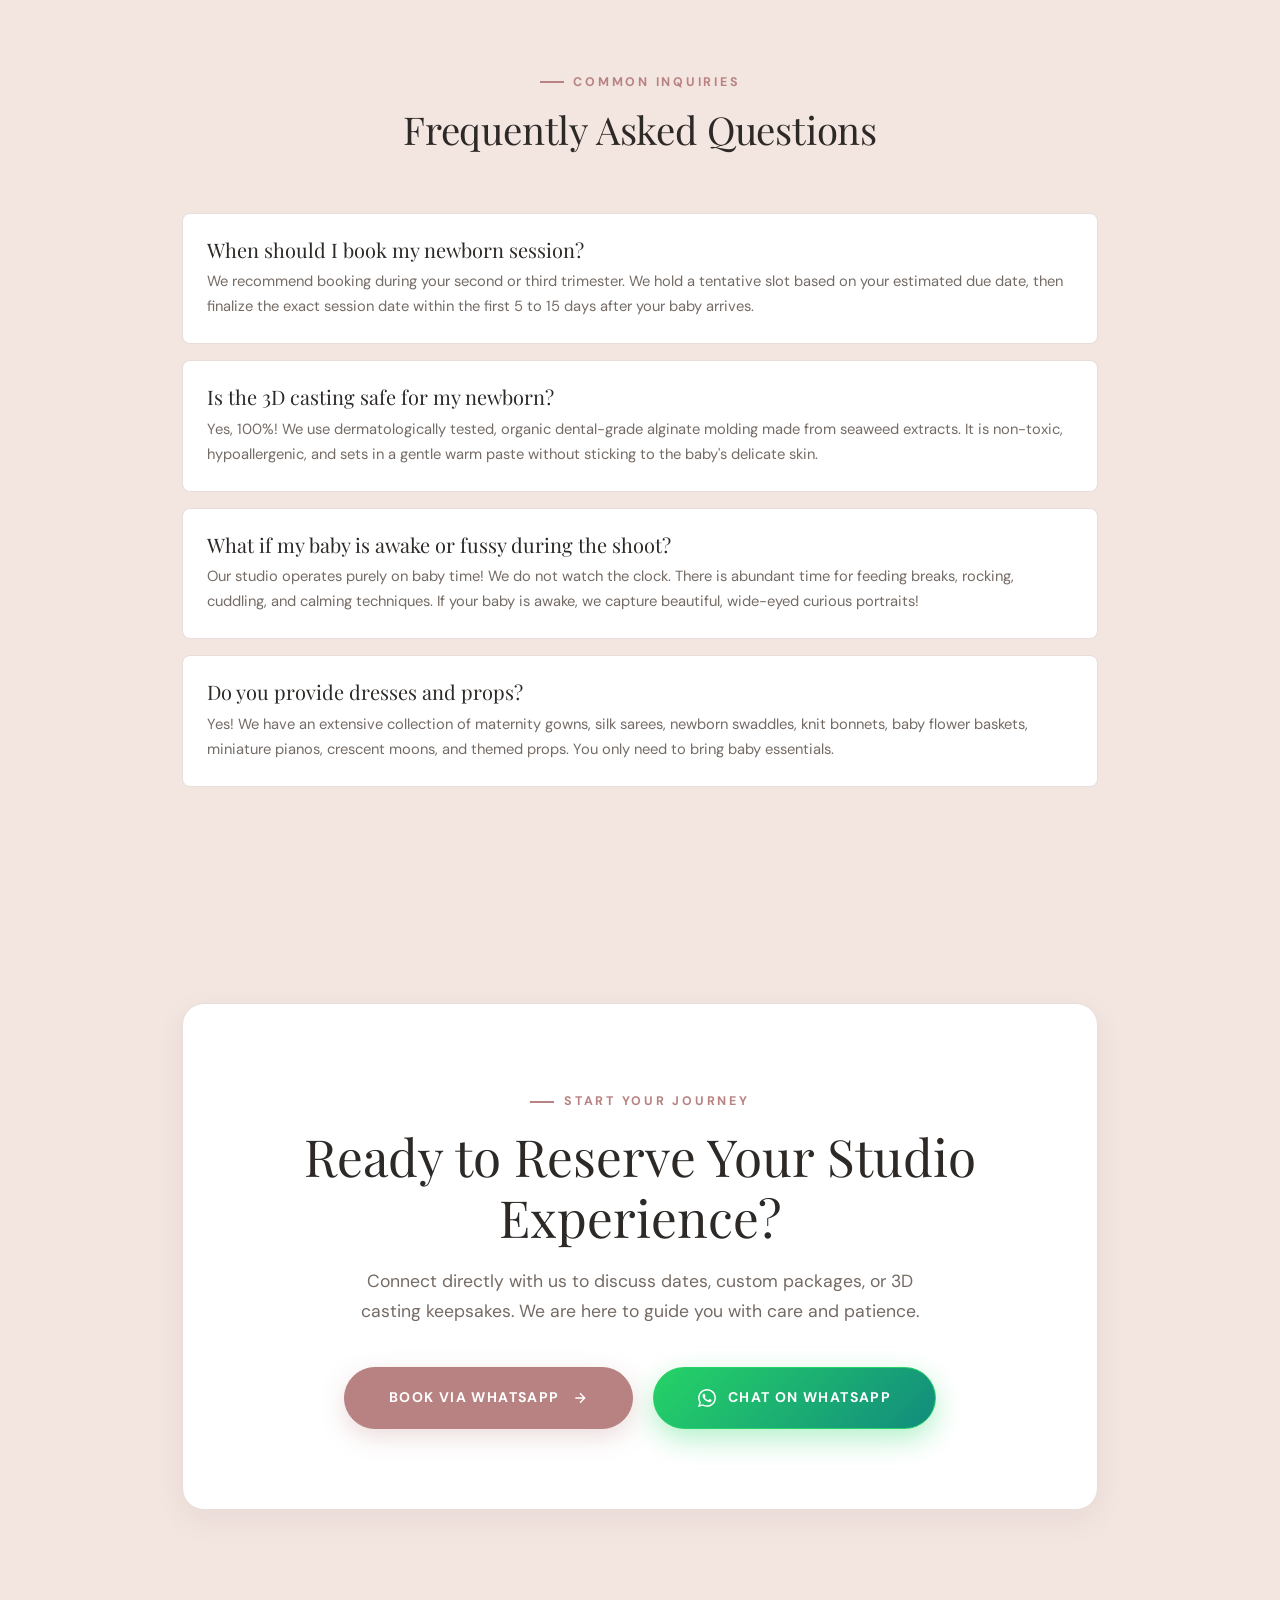
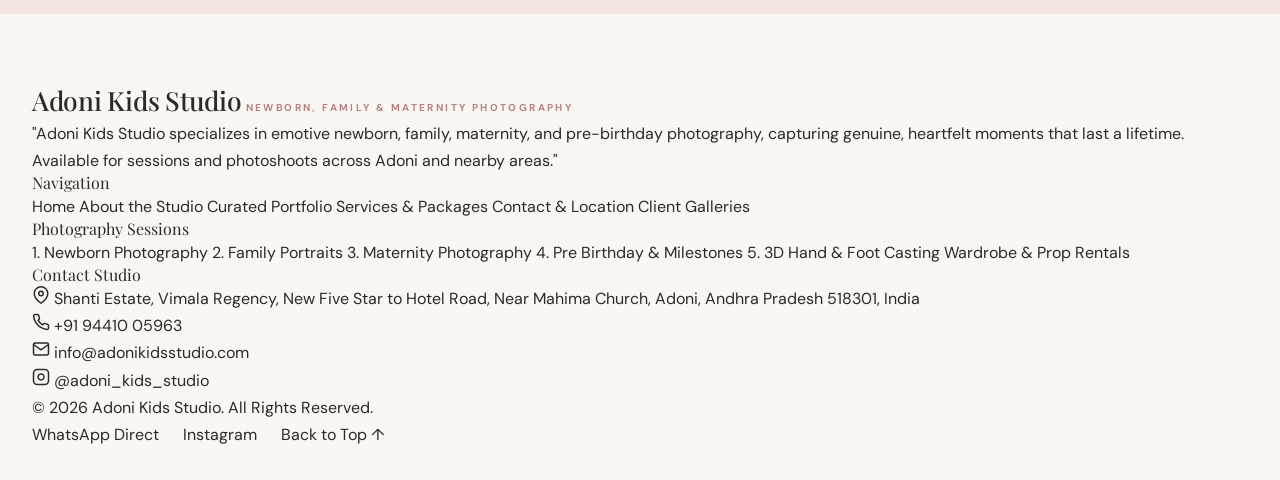
<file: experience.html>
<!DOCTYPE html>
<html lang="en">
<head>
  <meta charset="UTF-8">
  <meta name="viewport" content="width=device-width, initial-scale=1.0">
  
  <!-- Primary SEO Meta Tags -->
  <title>The Studio Experience &amp; Infant Safety Standards | Adoni Kids Studio</title>
  <meta name="title" content="The Studio Experience &amp; Infant Safety Standards | Adoni Kids Studio">
  <meta name="description" content="Discover our 100% infant-safety certified studio, hospital-grade sanitized props, temperature-controlled posing suites &amp; interactive package estimator in Adoni.">
  <meta name="keywords" content="safe newborn photography adoni, baby safety studio andhra pradesh, certified baby photographer adoni, photoshoot cost calculator, adoni kids studio experience">
  <meta name="author" content="Adoni Kids Studio">
  <meta name="robots" content="index, follow, max-image-preview:large, max-snippet:-1, max-video-preview:-1">
  <link rel="canonical" href="https://adonikidstudio.netlify.app/experience.html">

  <!-- Geo & Local SEO Meta Tags (Adoni, Andhra Pradesh) -->
  <meta name="geo.region" content="IN-AP">
  <meta name="geo.placename" content="Adoni">
  <meta name="geo.position" content="15.6322;77.2728">
  <meta name="ICBM" content="15.6322, 77.2728">

  <!-- Open Graph / Facebook / WhatsApp Meta Tags -->
  <meta property="og:type" content="website">
  <meta property="og:site_name" content="Adoni Kids Studio">
  <meta property="og:url" content="https://adonikidstudio.netlify.app/experience.html">
  <meta property="og:title" content="The Studio Experience &amp; Infant Safety Standards | Adoni Kids Studio">
  <meta property="og:description" content="Discover our 100% infant-safety certified studio, sanitized props, temperature-controlled suites &amp; interactive package estimator in Adoni.">
  <meta property="og:image" content="https://adonikidstudio.netlify.app/assets/images/og-cover.jpg">
  <meta property="og:image:width" content="1200">
  <meta property="og:image:height" content="630">
  <meta property="og:image:alt" content="Adoni Kids Studio Experience and Baby Safety">
  <meta property="og:locale" content="en_IN">

  <!-- Twitter Card Meta Tags -->
  <meta name="twitter:card" content="summary_large_image">
  <meta name="twitter:url" content="https://adonikidstudio.netlify.app/experience.html">
  <meta name="twitter:title" content="The Studio Experience &amp; Infant Safety Standards | Adoni Kids Studio">
  <meta name="twitter:description" content="Discover our 100% infant-safety certified studio and interactive investment estimator at Adoni Kids Studio.">
  <meta name="twitter:image" content="https://adonikidstudio.netlify.app/assets/images/og-cover.jpg">

  <!-- Favicon -->
  <link rel="icon" type="image/svg+xml" href="assets/images/favicon.svg">
  
  <link rel="stylesheet" href="css/style.css">
  <link rel="stylesheet" href="css/components.css">

  <!-- Schema.org Structured Data (JSON-LD) -->
  <script type="application/ld+json">
  {
    "@context": "https://schema.org",
    "@graph": [
      {
        "@type": "BreadcrumbList",
        "itemListElement": [
          {
            "@type": "ListItem",
            "position": 1,
            "name": "Home",
            "item": "https://adonikidstudio.netlify.app/"
          },
          {
            "@type": "ListItem",
            "position": 2,
            "name": "The Experience",
            "item": "https://adonikidstudio.netlify.app/experience.html"
          }
        ]
      },
      {
        "@type": "WebPage",
        "name": "The Studio Experience & Infant Safety Standards",
        "description": "Discover our 100% infant-safety certified studio, hospital-grade sanitized props, temperature-controlled posing suites & interactive package estimator in Adoni.",
        "url": "https://adonikidstudio.netlify.app/experience.html",
        "isPartOf": {
          "@id": "https://adonikidstudio.netlify.app/#website"
        }
      }
    ]
  }
  </script>
</head>
<body>

  <!-- Navigation -->
  <header class="site-header">
    <div class="container header-container">
      <a href="https://adonikidstudio.netlify.app/" class="brand-logo" aria-label="Adoni Kids Studio Homepage">
        <span class="brand-title">Adoni Kids Studio</span>
        <span class="brand-subtitle">Newborn, Family &amp; Maternity Photography</span>
      </a>

      <nav class="nav-desktop" aria-label="Main Navigation">
        <a href="https://adonikidstudio.netlify.app/" class="nav-link">Home</a>
        <a href="about.html" class="nav-link">About</a>
        <a href="services.html" class="nav-link">Services</a>
        <a href="portfolio.html" class="nav-link">Portfolio</a>
        <a href="experience.html" class="nav-link active">Why Us</a>
        <a href="contact.html" class="nav-link">Contact</a>
      </nav>

      <div class="header-actions">
        <a href="https://wa.link/6e8b0e" target="_blank" rel="noopener noreferrer" class="btn btn-sm btn-whatsapp">
          <svg width="15" height="15" viewBox="0 0 24 24" fill="currentColor">
            <path d="M.057 24l1.687-6.163c-1.041-1.804-1.588-3.849-1.587-5.946.003-6.556 5.338-11.891 11.893-11.891 3.181.001 6.167 1.24 8.413 3.488 2.245 2.248 3.481 5.236 3.48 8.414-.003 6.557-5.338 11.892-11.893 11.892-1.99-.001-3.951-.5-5.688-1.448l-6.305 1.654zm6.597-3.807c1.676.995 3.276 1.591 5.392 1.592 5.448 0 9.886-4.434 9.889-9.885.002-5.462-4.415-9.89-9.881-9.892-5.452 0-9.887 4.434-9.889 9.884-.001 2.225.651 3.891 1.746 5.634l-.999 3.648 3.742-.981zm11.387-5.464c-.074-.124-.272-.198-.57-.347-.297-.149-1.758-.868-2.031-.967-.272-.099-.47-.149-.669.149-.198.297-.768.967-.941 1.165-.173.198-.347.223-.644.074-.297-.149-1.255-.462-2.39-1.475-.883-.788-1.48-1.761-1.653-2.059-.173-.297-.018-.458.13-.606.134-.133.297-.347.446-.521.151-.172.2-.296.3-.495.099-.198.05-.372-.025-.521-.075-.148-.669-1.611-.916-2.206-.242-.579-.487-.501-.669-.51l-.57-.01c-.198 0-.52.074-.792.372s-1.04 1.016-1.04 2.479 1.065 2.876 1.213 3.074c.149.198 2.095 3.2 5.076 4.487.709.306 1.263.489 1.694.626.712.226 1.36.194 1.872.118.571-.085 1.758-.719 2.006-1.413.248-.695.248-1.29.173-1.414z"/>
          </svg>
          <span>WhatsApp</span>
        </a>
        <button class="mobile-toggle" aria-label="Toggle navigation menu">
          <span></span><span></span><span></span>
        </button>
      </div>
    </div>
  </header>

  <!-- Mobile Drawer -->
  <div class="mobile-backdrop"></div>
  <aside class="mobile-nav-drawer" aria-label="Mobile Navigation">
    <div>
      <div style="margin-bottom: 2.5rem;">
        <span class="brand-title" style="font-size: 1.5rem; display: block;">Adoni Kids Studio</span>
        <span class="brand-subtitle">Newborn, Family &amp; Maternity Photography</span>
      </div>
      <nav class="mobile-nav-links">
        <a href="https://adonikidstudio.netlify.app/">Home</a>
        <a href="about.html">About</a>
        <a href="services.html">Services</a>
        <a href="portfolio.html">Portfolio</a>
        <a href="experience.html" class="active">Why Choose Us</a>
        <a href="contact.html">Contact</a>
      </nav>
    </div>
    <div class="mobile-nav-footer">
      <a href="https://wa.link/6e8b0e" target="_blank" rel="noopener noreferrer" class="btn btn-whatsapp" style="width: 100%;">Chat on WhatsApp</a>
    </div>
  </aside>

  <main style="padding-top: calc(var(--header-height) + 2rem);">
    
    <!-- Experience Hero -->
    <section class="section-spacing-sm" style="text-align: center; background-color: var(--color-bg-secondary); border-bottom: 1px solid var(--color-border);">
      <div class="container container-narrow">
        <span class="subheading">The Studio Experience</span>
        <h1 class="heading-1">Serenity, Safety &amp; Unhurried Artistry</h1>
        <p class="text-lead" style="margin-top: 1rem;">
          We take the stress out of photography. From soothing ambient temperatures and sanitized organic props to designer wardrobes, your peace of mind is at the core of everything we do.
        </p>
      </div>
    </section>

    <!-- Detailed 4-Step Journey -->
    <section class="section-spacing">
      <div class="container">
        <div class="section-header">
          <span class="subheading">Our Method</span>
          <h2 class="heading-2">The 4-Step Client Journey</h2>
        </div>

        <div class="process-grid">
          <div class="process-card">
            <span class="process-step-num">01</span>
            <h3>Consultation &amp; Styling</h3>
            <p>Before your session, we discuss color schemes, favorite props, styling guides, and what to wear. We coordinate gowns and baby wraps tailored to your aesthetic.</p>
          </div>

          <div class="process-card">
            <span class="process-step-num">02</span>
            <h3>The Unrushed Session</h3>
            <p>Our studio sessions are strictly baby-led. We never rush poses or force wakeful newborns. With plenty of pauses for feedings and soothing, parents relax completely.</p>
          </div>

          <div class="process-card">
            <span class="process-step-num">03</span>
            <h3>Artistic Retouching</h3>
            <p>Every photograph undergoes delicate skin toning and color enhancement. We gently soften newborn flaking while preserving natural baby authenticity and warmth.</p>
          </div>

          <div class="process-card">
            <span class="process-step-num">04</span>
            <h3>Heirloom Reveal</h3>
            <p>You receive access to a private online gallery for digital downloads and ordering museum-grade archival albums, canvas wall art, and custom 3D casting shadowboxes.</p>
          </div>
        </div>
      </div>
    </section>

    <!-- Safety Standards & Studio Comfort -->
    <section class="section-spacing-sm" style="background-color: var(--color-bg-secondary); border-top: 1px solid var(--color-border); border-bottom: 1px solid var(--color-border);">
      <div class="container">
        <div class="spotlight-grid">
          <div class="spotlight-media">
            <div class="spotlight-frame">
              <img src="assets/images/newborn/newborn-grey-cocoon-smile.jpg" alt="Baby safety certified newborn slumber at Adoni Kids Studio" loading="lazy">
            </div>
          </div>
          <div class="spotlight-content">
            <span class="subheading">Certified Safety Standards</span>
            <h2 class="heading-2">Your Baby's Well-Being is Our Sacred Promise</h2>
            <p class="text-lead" style="margin-top: 1rem;">
              Newborn photography requires specialized physiological knowledge, delicate handling, and constant awareness of infant airway positioning and body temperature.
            </p>
            <div class="spotlight-features">
              <div class="spotlight-feature-item">
                <div class="spotlight-feature-icon">
                  <svg width="14" height="14" viewBox="0 0 24 24" fill="none" stroke="currentColor" stroke-width="3"><polyline points="20 6 9 17 4 12"/></svg>
                </div>
                <div class="spotlight-feature-text">
                  <h4>Climate-Controlled Studio Warmth</h4>
                  <p>Our studio is heated to an ideal 26&ndash;28&deg;C so swaddled and unclothed babies remain peacefully warm.</p>
                </div>
              </div>
              <div class="spotlight-feature-item">
                <div class="spotlight-feature-icon">
                  <svg width="14" height="14" viewBox="0 0 24 24" fill="none" stroke="currentColor" stroke-width="3"><polyline points="20 6 9 17 4 12"/></svg>
                </div>
                <div class="spotlight-feature-text">
                  <h4>Hypoallergenic Sanitization</h4>
                  <p>All fabrics, swaddles, blankets, and prop bowls are sanitized in baby-safe non-bio detergents before each session.</p>
                </div>
              </div>
              <div class="spotlight-feature-item">
                <div class="spotlight-feature-icon">
                  <svg width="14" height="14" viewBox="0 0 24 24" fill="none" stroke="currentColor" stroke-width="3"><polyline points="20 6 9 17 4 12"/></svg>
                </div>
                <div class="spotlight-feature-text">
                  <h4>Spotter-Assisted Posing</h4>
                  <p>All upright or suspended poses are performed with parent hands-on spotters and composited safely in editing.</p>
                </div>
              </div>
            </div>
          </div>
        </div>
      </div>
    </section>

    <!-- Photography Collections (Strict Client Preference Order) -->
    <section class="section-spacing" id="pricing">
      <div class="container">
        <div class="section-header">
          <span class="subheading">Photography Collections</span>
          <h2 class="heading-1">Transparent Investment Collections</h2>
          <p class="text-muted">
            Structured in our signature four core categories with clear inclusions and zero hidden fees.
          </p>
        </div>

        <div class="pricing-grid" style="grid-template-columns: repeat(auto-fit, minmax(280px, 1fr));">
          
          <!-- 1. Newborn Heirloom (Featured) -->
          <div class="pricing-card featured">
            <span class="pricing-featured-badge">1. Most Cherished</span>
            <div>
              <div class="pricing-header">
                <h3 class="pricing-title">The Newborn Heirloom</h3>
                <p class="pricing-sub">Comprehensive fine-art newborn &amp; family session</p>
              </div>
              <div class="pricing-features">
                <div class="pricing-feature-item">
                  <svg viewBox="0 0 24 24" fill="none" stroke="currentColor" stroke-width="2"><polyline points="20 6 9 17 4 12"/></svg>
                  <span>2 to 3 hours of baby-led, unhurried studio time</span>
                </div>
                <div class="pricing-feature-item">
                  <svg viewBox="0 0 24 24" fill="none" stroke="currentColor" stroke-width="2"><polyline points="20 6 9 17 4 12"/></svg>
                  <span>3 to 4 tailored prop &amp; wrap setups</span>
                </div>
                <div class="pricing-feature-item">
                  <svg viewBox="0 0 24 24" fill="none" stroke="currentColor" stroke-width="2"><polyline points="20 6 9 17 4 12"/></svg>
                  <span>Mother, father &amp; sibling portrait combinations included</span>
                </div>
                <div class="pricing-feature-item">
                  <svg viewBox="0 0 24 24" fill="none" stroke="currentColor" stroke-width="2"><polyline points="20 6 9 17 4 12"/></svg>
                  <span>Access to all imported bonnets, nests &amp; themed props</span>
                </div>
                <div class="pricing-feature-item">
                  <svg viewBox="0 0 24 24" fill="none" stroke="currentColor" stroke-width="2"><polyline points="20 6 9 17 4 12"/></svg>
                  <span>20 High-resolution retouched digital images</span>
                </div>
                <div class="pricing-feature-item">
                  <svg viewBox="0 0 24 24" fill="none" stroke="currentColor" stroke-width="2"><polyline points="20 6 9 17 4 12"/></svg>
                  <span>Private download gallery &amp; option for 3D casting add-on</span>
                </div>
              </div>
            </div>
            <div>
              <a href="https://wa.me/919441005963?text=Hello%20Adoni%20Kids%20Studio%2C%20I%20would%20like%20to%20reserve%20a%20Newborn%20Heirloom%20Session!" target="_blank" rel="noopener noreferrer" class="btn btn-gold" style="width: 100%;">
                Inquire &amp; Reserve Newborn
              </a>
            </div>
          </div>

          <!-- 2. Family Heritage -->
          <div class="pricing-card">
            <div>
              <div class="pricing-header">
                <h3 class="pricing-title">Family Heritage</h3>
                <p class="pricing-sub">Generational bonds &amp; intimate family love</p>
              </div>
              <div class="pricing-features">
                <div class="pricing-feature-item">
                  <svg viewBox="0 0 24 24" fill="none" stroke="currentColor" stroke-width="2"><polyline points="20 6 9 17 4 12"/></svg>
                  <span>60 to 90 minutes relaxed candid &amp; posed session</span>
                </div>
                <div class="pricing-feature-item">
                  <svg viewBox="0 0 24 24" fill="none" stroke="currentColor" stroke-width="2"><polyline points="20 6 9 17 4 12"/></svg>
                  <span>Studio porcelain backdrop or outdoor sunset setting</span>
                </div>
                <div class="pricing-feature-item">
                  <svg viewBox="0 0 24 24" fill="none" stroke="currentColor" stroke-width="2"><polyline points="20 6 9 17 4 12"/></svg>
                  <span>Up to 6 family members &amp; grandparents included</span>
                </div>
                <div class="pricing-feature-item">
                  <svg viewBox="0 0 24 24" fill="none" stroke="currentColor" stroke-width="2"><polyline points="20 6 9 17 4 12"/></svg>
                  <span>Fine art monochrome &amp; warm natural color grading</span>
                </div>
                <div class="pricing-feature-item">
                  <svg viewBox="0 0 24 24" fill="none" stroke="currentColor" stroke-width="2"><polyline points="20 6 9 17 4 12"/></svg>
                  <span>15 Master-retouched digital portraits</span>
                </div>
                <div class="pricing-feature-item">
                  <svg viewBox="0 0 24 24" fill="none" stroke="currentColor" stroke-width="2"><polyline points="20 6 9 17 4 12"/></svg>
                  <span>Private proofing portal with full print release</span>
                </div>
              </div>
            </div>
            <div>
              <a href="https://wa.me/919441005963?text=Hello%20Adoni%20Kids%20Studio%2C%20I%20would%20like%20to%20reserve%20a%20Family%20Heritage%20Session!" target="_blank" rel="noopener noreferrer" class="btn btn-secondary" style="width: 100%;">
                Inquire &amp; Reserve Family
              </a>
            </div>
          </div>

          <!-- 3. Maternity Radiance -->
          <div class="pricing-card">
            <div>
              <div class="pricing-header">
                <h3 class="pricing-title">Maternity Radiance</h3>
                <p class="pricing-sub">Empowering celebration of expectant motherhood</p>
              </div>
              <div class="pricing-features">
                <div class="pricing-feature-item">
                  <svg viewBox="0 0 24 24" fill="none" stroke="currentColor" stroke-width="2"><polyline points="20 6 9 17 4 12"/></svg>
                  <span>60 to 90 minutes fine art portraiture</span>
                </div>
                <div class="pricing-feature-item">
                  <svg viewBox="0 0 24 24" fill="none" stroke="currentColor" stroke-width="2"><polyline points="20 6 9 17 4 12"/></svg>
                  <span>Indoor Studio or Golden Hour Heritage locations</span>
                </div>
                <div class="pricing-feature-item">
                  <svg viewBox="0 0 24 24" fill="none" stroke="currentColor" stroke-width="2"><polyline points="20 6 9 17 4 12"/></svg>
                  <span>Full access to designer gowns &amp; silk wraps</span>
                </div>
                <div class="pricing-feature-item">
                  <svg viewBox="0 0 24 24" fill="none" stroke="currentColor" stroke-width="2"><polyline points="20 6 9 17 4 12"/></svg>
                  <span>Husband &amp; partner inclusion in all setups</span>
                </div>
                <div class="pricing-feature-item">
                  <svg viewBox="0 0 24 24" fill="none" stroke="currentColor" stroke-width="2"><polyline points="20 6 9 17 4 12"/></svg>
                  <span>15 High-resolution retouched digital images</span>
                </div>
                <div class="pricing-feature-item">
                  <svg viewBox="0 0 24 24" fill="none" stroke="currentColor" stroke-width="2"><polyline points="20 6 9 17 4 12"/></svg>
                  <span>Special combo discount when booking with Newborn</span>
                </div>
              </div>
            </div>
            <div>
              <a href="https://wa.me/919441005963?text=Hello%20Adoni%20Kids%20Studio%2C%20I%20would%20like%20to%20reserve%20a%20Maternity%20Radiance%20Session!" target="_blank" rel="noopener noreferrer" class="btn btn-secondary" style="width: 100%;">
                Inquire &amp; Reserve Maternity
              </a>
            </div>
          </div>

          <!-- 4. Pre-Birthday & Milestones -->
          <div class="pricing-card">
            <div>
              <div class="pricing-header">
                <h3 class="pricing-title">Pre-Birthday &amp; Kids</h3>
                <p class="pricing-sub">1st birthday cake smash &amp; milestone celebrations</p>
              </div>
              <div class="pricing-features">
                <div class="pricing-feature-item">
                  <svg viewBox="0 0 24 24" fill="none" stroke="currentColor" stroke-width="2"><polyline points="20 6 9 17 4 12"/></svg>
                  <span>60 to 75 minutes playful milestone session</span>
                </div>
                <div class="pricing-feature-item">
                  <svg viewBox="0 0 24 24" fill="none" stroke="currentColor" stroke-width="2"><polyline points="20 6 9 17 4 12"/></svg>
                  <span>Theme selection: Piano, Crescent Moon, Bullock Cart</span>
                </div>
                <div class="pricing-feature-item">
                  <svg viewBox="0 0 24 24" fill="none" stroke="currentColor" stroke-width="2"><polyline points="20 6 9 17 4 12"/></svg>
                  <span>Cake smash setup or traditional ethnic costume</span>
                </div>
                <div class="pricing-feature-item">
                  <svg viewBox="0 0 24 24" fill="none" stroke="currentColor" stroke-width="2"><polyline points="20 6 9 17 4 12"/></svg>
                  <span>Parent &amp; family inclusion portraits</span>
                </div>
                <div class="pricing-feature-item">
                  <svg viewBox="0 0 24 24" fill="none" stroke="currentColor" stroke-width="2"><polyline points="20 6 9 17 4 12"/></svg>
                  <span>15 High-resolution hand-retouched images</span>
                </div>
                <div class="pricing-feature-item">
                  <svg viewBox="0 0 24 24" fill="none" stroke="currentColor" stroke-width="2"><polyline points="20 6 9 17 4 12"/></svg>
                  <span>Private download gallery ready for birthday prints</span>
                </div>
              </div>
            </div>
            <div>
              <a href="https://wa.me/919441005963?text=Hello%20Adoni%20Kids%20Studio%2C%20I%20would%20like%20to%20reserve%20a%20Pre-Birthday%20Session!" target="_blank" rel="noopener noreferrer" class="btn btn-secondary" style="width: 100%;">
                Inquire &amp; Reserve Pre-Birthday
              </a>
            </div>
          </div>

        </div>

        <!-- ==========================================================================
             Official 3D Casting Packages & Pricing Section
             ========================================================================== -->
        <div style="margin-top: 5rem; padding: 3rem; background: #FFFFFF; border-radius: 16px; border: 1px solid var(--color-border); box-shadow: var(--shadow-card);" id="casting">
          <div style="text-align: center; max-width: 780px; margin: 0 auto 3rem auto;">
            <span class="badge-luxury" style="margin-bottom: 0.75rem;">Signature Studio Specialty &bull; 10 Days to 5 Years</span>
            <h2 class="heading-2">3D Hand &amp; Foot Impression Casting Packages</h2>
            <p style="color: var(--color-text-muted); margin-top: 0.75rem;">
              Preserve every tiny wrinkle and fold of your baby's hands and feet in timeless metallic sculptures encased in luxury shadowboxes.
            </p>
          </div>

          <!-- 3D Casting Cards Grid -->
          <div style="display: grid; grid-template-columns: repeat(auto-fit, minmax(260px, 1fr)); gap: 1.75rem; margin-bottom: 2.5rem;">
            
            <!-- Basic Package -->
            <div style="background: var(--color-bg-primary); border-radius: 12px; padding: 2rem; border: 1px solid var(--color-border); text-align: center;">
              <div style="height: 180px; border-radius: 8px; overflow: hidden; margin-bottom: 1.25rem;">
                <img src="assets/images/castings/casting-punarv-custom-white-frame.jpg" alt="Basic 3D Casting Package" style="width: 100%; height: 100%; object-fit: cover;">
              </div>
              <h3 style="font-family: var(--font-serif); font-size: 1.5rem; margin-bottom: 0.25rem;">Basic Package</h3>
              <div style="font-size: 2rem; font-weight: 700; color: var(--color-accent); margin: 0.5rem 0;">₹6,000</div>
              <ul style="list-style: none; text-align: left; font-size: 0.88rem; color: var(--color-text-muted); line-height: 1.8; margin-bottom: 1.5rem;">
                <li>&bull; <strong>For Couple:</strong> 2 Hands Together in Glass Bowl</li>
                <li>&bull; <strong>For Baby:</strong> 1 Hand &amp; 1 Foot Basic Frame</li>
                <li>&bull; Customized Name Plate included</li>
              </ul>
              <a href="https://wa.me/919441005963?text=Hi%20Adoni%20Kids%20Studio%2C%20I%20would%20like%20to%20book%20the%20Basic%203D%20Casting%20Package%20(%E2%82%B96%2C000)." target="_blank" rel="noopener noreferrer" class="btn btn-sm btn-secondary" style="width: 100%; display: inline-flex; justify-content: center; align-items: center;">Book Basic</a>
            </div>

            <!-- Standard Package -->
            <div style="background: var(--color-bg-primary); border-radius: 12px; padding: 2rem; border: 1px solid var(--color-border); text-align: center;">
              <div style="height: 180px; border-radius: 8px; overflow: hidden; margin-bottom: 1.25rem;">
                <img src="assets/images/castings/casting-royal-crown-naksh-nimai.jpg" alt="Standard 3D Casting Package" style="width: 100%; height: 100%; object-fit: cover;">
              </div>
              <h3 style="font-family: var(--font-serif); font-size: 1.5rem; margin-bottom: 0.25rem;">Standard Package</h3>
              <div style="font-size: 2rem; font-weight: 700; color: var(--color-accent); margin: 0.5rem 0;">₹11,000</div>
              <ul style="list-style: none; text-align: left; font-size: 0.88rem; color: var(--color-text-muted); line-height: 1.8; margin-bottom: 1.5rem;">
                <li>&bull; <strong>2 Hands &amp; 2 Feet</strong> of Baby</li>
                <li>&bull; Full Baby Details (DOB, Time, Weight)</li>
                <li>&bull; Baby Photo Print included (provided by you)</li>
                <li>&bull; Customized Shadowbox Frame of Choice</li>
              </ul>
              <a href="https://wa.me/919441005963?text=Hi%20Adoni%20Kids%20Studio%2C%20I%20would%20like%20to%20book%20the%20Standard%203D%20Casting%20Package%20(%E2%82%B911%2C000)." target="_blank" rel="noopener noreferrer" class="btn btn-sm btn-secondary" style="width: 100%; display: inline-flex; justify-content: center; align-items: center;">Book Standard</a>
            </div>

            <!-- Premium Package -->
            <div style="background: var(--color-bg-primary); border-radius: 12px; padding: 2rem; border: 2px solid var(--color-accent); text-align: center; position: relative;">
              <span style="position: absolute; top: -12px; left: 50%; transform: translateX(-50%); background: var(--color-accent); color: #FFF; font-size: 0.7rem; font-weight: 700; padding: 3px 12px; border-radius: 20px; letter-spacing: 0.08em; text-transform: uppercase;">Most Popular</span>
              <div style="height: 180px; border-radius: 8px; overflow: hidden; margin-bottom: 1.25rem;">
                <img src="assets/images/castings/casting-team-for-life-black-gold.jpg" alt="Premium 3D Family Casting Package" style="width: 100%; height: 100%; object-fit: cover;">
              </div>
              <h3 style="font-family: var(--font-serif); font-size: 1.5rem; margin-bottom: 0.25rem;">Premium Family</h3>
              <div style="font-size: 2rem; font-weight: 700; color: var(--color-accent); margin: 0.5rem 0;">₹15,000</div>
              <ul style="list-style: none; text-align: left; font-size: 0.88rem; color: var(--color-text-muted); line-height: 1.8; margin-bottom: 1.5rem;">
                <li>&bull; <strong>2 Hands &amp; 2 Feet</strong> of Baby</li>
                <li>&bull; <strong>1 Mother's Hand &amp; 1 Father's Hand</strong></li>
                <li>&bull; Baby &amp; Parent Details &amp; Date</li>
                <li>&bull; Deluxe Gilded Customized Frame</li>
              </ul>
              <a href="https://wa.me/919441005963?text=Hi%20Adoni%20Kids%20Studio%2C%20I%20would%20like%20to%20book%20the%20Premium%20Family%203D%20Casting%20Package%20(%E2%82%B915%2C000)." target="_blank" rel="noopener noreferrer" class="btn btn-sm btn-gold" style="width: 100%; display: inline-flex; justify-content: center; align-items: center;">Book Premium</a>
            </div>

            <!-- Siblings Frame -->
            <div style="background: var(--color-bg-primary); border-radius: 12px; padding: 2rem; border: 1px solid var(--color-border); text-align: center;">
              <div style="height: 180px; border-radius: 8px; overflow: hidden; margin-bottom: 1.25rem;">
                <img src="assets/images/castings/casting-love-black-gold-hithan.jpg" alt="Siblings 3D Casting Frame" style="width: 100%; height: 100%; object-fit: cover;">
              </div>
              <h3 style="font-family: var(--font-serif); font-size: 1.5rem; margin-bottom: 0.25rem;">Siblings Frame</h3>
              <div style="font-size: 2rem; font-weight: 700; color: var(--color-accent); margin: 0.5rem 0;">₹15,000</div>
              <ul style="list-style: none; text-align: left; font-size: 0.88rem; color: var(--color-text-muted); line-height: 1.8; margin-bottom: 1.5rem;">
                <li>&bull; <strong>2 Hands &amp; 2 Feet</strong> of Baby 1</li>
                <li>&bull; <strong>2 Hands &amp; 2 Feet</strong> of Baby 2</li>
                <li>&bull; Both Babies' Birth Details</li>
                <li>&bull; Dual Baby Photo Print &amp; Custom Frame</li>
              </ul>
              <a href="https://wa.me/919441005963?text=Hi%20Adoni%20Kids%20Studio%2C%20I%20would%20like%20to%20book%20the%20Siblings%20Frame%203D%20Casting%20(%E2%82%B915%2C000)." target="_blank" rel="noopener noreferrer" class="btn btn-sm btn-secondary" style="width: 100%; display: inline-flex; justify-content: center; align-items: center;">Book Siblings</a>
            </div>

          </div>

          <!-- Notes & Terms -->
          <div style="background: var(--color-bg-secondary); border-radius: 10px; padding: 1.5rem; font-size: 0.88rem; color: var(--color-text-muted); display: flex; justify-content: space-between; flex-wrap: wrap; gap: 1.5rem; align-items: center;">
            <div>
              <p><strong>Additional Services:</strong> Extra Hand &bull; ₹2,000</p>
              <p><strong>Advance Payment:</strong> A ₹1,000 advance is required to secure your slot. Balance is payable on shoot day.</p>
              <p><strong>Turnaround:</strong> Handcrafted 3D frames are polished, cured, and delivered within 30 days.</p>
            </div>
            <div>
              <a href="https://wa.link/6e8b0e" target="_blank" rel="noopener noreferrer" class="btn btn-sm btn-whatsapp">
                <span>Inquire on WhatsApp (+91 94410 05963)</span>
              </a>
            </div>
          </div>

        </div>

        <!-- ==========================================================================
             Interactive Session & Keepsake Investment Estimator
             ========================================================================== -->
        <section class="estimator-section" id="estimator">
          <div style="text-align: center; max-width: 780px; margin: 0 auto 3rem auto;">
            <span class="badge-luxury" style="margin-bottom: 0.75rem;">Interactive Studio Concierge</span>
            <h2 class="heading-1">Tailor Your Custom Keepsake Collection</h2>
            <p class="text-muted" style="margin-top: 0.75rem;">
              Select your primary session, 3D casting keepsakes, and archival albums to preview an estimated investment and reserve directly with our team via WhatsApp.
            </p>
          </div>

          <div class="estimator-layout">
            <div class="estimator-steps-wrapper">
              
              <!-- Step 1: Session Choice -->
              <div class="estimator-step-box">
                <div class="estimator-step-header">
                  <span class="estimator-step-badge">1</span>
                  <h3 class="estimator-step-title">Choose Primary Photography Session</h3>
                </div>
                <div class="estimator-options-grid" id="sessionOptions">
                  <div class="estimator-option-card selected" data-group="session" data-name="Newborn Heirloom" data-price="14999">
                    <div class="estimator-card-top">
                      <span class="estimator-card-title">1. Newborn Heirloom</span>
                      <span class="estimator-card-price">₹14,999</span>
                    </div>
                    <p class="estimator-card-desc">2–3 hrs, 3–4 setups, parent &amp; sibling portraits included, 20 high-res retouched files.</p>
                    <div style="display: flex; justify-content: flex-end; margin-top: 0.75rem;">
                      <span class="estimator-card-check">✓</span>
                    </div>
                  </div>

                  <div class="estimator-option-card" data-group="session" data-name="Family Heritage" data-price="11999">
                    <div class="estimator-card-top">
                      <span class="estimator-card-title">2. Family Heritage</span>
                      <span class="estimator-card-price">₹11,999</span>
                    </div>
                    <p class="estimator-card-desc">60–90 min, up to 6 members, studio or golden hour, 15 high-res retouched files.</p>
                    <div style="display: flex; justify-content: flex-end; margin-top: 0.75rem;">
                      <span class="estimator-card-check">✓</span>
                    </div>
                  </div>

                  <div class="estimator-option-card" data-group="session" data-name="Maternity Radiance" data-price="11999">
                    <div class="estimator-card-top">
                      <span class="estimator-card-title">3. Maternity Radiance</span>
                      <span class="estimator-card-price">₹11,999</span>
                    </div>
                    <p class="estimator-card-desc">Studio or outdoor, full access to designer gowns &amp; silk wraps, 15 master portraits.</p>
                    <div style="display: flex; justify-content: flex-end; margin-top: 0.75rem;">
                      <span class="estimator-card-check">✓</span>
                    </div>
                  </div>

                  <div class="estimator-option-card" data-group="session" data-name="Pre-Birthday &amp; Milestones" data-price="9999">
                    <div class="estimator-card-top">
                      <span class="estimator-card-title">4. Pre-Birthday</span>
                      <span class="estimator-card-price">₹9,999</span>
                    </div>
                    <p class="estimator-card-desc">60–75 min playful milestone session, themed setups, cake smash, 15 retouched files.</p>
                    <div style="display: flex; justify-content: flex-end; margin-top: 0.75rem;">
                      <span class="estimator-card-check">✓</span>
                    </div>
                  </div>

                  <div class="estimator-option-card" data-group="session" data-name="3D Casting Only (No Photography)" data-price="0">
                    <div class="estimator-card-top">
                      <span class="estimator-card-title">5. 3D Casting Only</span>
                      <span class="estimator-card-price">₹0</span>
                    </div>
                    <p class="estimator-card-desc">Sculpture casting appointment only without full photography session.</p>
                    <div style="display: flex; justify-content: flex-end; margin-top: 0.75rem;">
                      <span class="estimator-card-check">✓</span>
                    </div>
                  </div>
                </div>
              </div>

              <!-- Step 2: 3D Casting Keepsake Selection -->
              <div class="estimator-step-box">
                <div class="estimator-step-header">
                  <span class="estimator-step-badge">2</span>
                  <h3 class="estimator-step-title">Select 3D Hand &amp; Foot Impression Castings</h3>
                </div>
                <div class="estimator-options-grid" id="castingOptions">
                  <div class="estimator-option-card" data-group="casting" data-name="No 3D Casting (Photography Only)" data-price="0">
                    <div class="estimator-card-top">
                      <span class="estimator-card-title">None</span>
                      <span class="estimator-card-price">₹0</span>
                    </div>
                    <p class="estimator-card-desc">No 3D life casting sculptures selected.</p>
                    <div style="display: flex; justify-content: flex-end; margin-top: 0.75rem;">
                      <span class="estimator-card-check">✓</span>
                    </div>
                  </div>

                  <div class="estimator-option-card" data-group="casting" data-name="Basic 3D Casting Frame" data-price="6000">
                    <div class="estimator-card-top">
                      <span class="estimator-card-title">Basic Casting</span>
                      <span class="estimator-card-price">₹6,000</span>
                    </div>
                    <p class="estimator-card-desc">Baby 1 hand &amp; 1 foot basic frame or Couple 2 hands in glass bowl.</p>
                    <div style="display: flex; justify-content: flex-end; margin-top: 0.75rem;">
                      <span class="estimator-card-check">✓</span>
                    </div>
                  </div>

                  <div class="estimator-option-card selected" data-group="casting" data-name="Standard 3D Casting (4 Casts)" data-price="11000">
                    <div class="estimator-card-top">
                      <span class="estimator-card-title">Standard (4 Casts)</span>
                      <span class="estimator-card-price">₹11,000</span>
                    </div>
                    <p class="estimator-card-desc">2 Hands &amp; 2 Feet of baby, birth details, photo print, custom shadowbox.</p>
                    <div style="display: flex; justify-content: flex-end; margin-top: 0.75rem;">
                      <span class="estimator-card-check">✓</span>
                    </div>
                  </div>

                  <div class="estimator-option-card" data-group="casting" data-name="Premium Family Deluxe Frame" data-price="15000">
                    <div class="estimator-card-top">
                      <span class="estimator-card-title">Premium Family</span>
                      <span class="estimator-card-price">₹15,000</span>
                    </div>
                    <p class="estimator-card-desc">Baby 2H + 2F, Mother &amp; Father hand impression, deluxe gilded frame.</p>
                    <div style="display: flex; justify-content: flex-end; margin-top: 0.75rem;">
                      <span class="estimator-card-check">✓</span>
                    </div>
                  </div>

                  <div class="estimator-option-card" data-group="casting" data-name="Siblings Dual Frame (4+4 Casts)" data-price="15000">
                    <div class="estimator-card-top">
                      <span class="estimator-card-title">Siblings Frame</span>
                      <span class="estimator-card-price">₹15,000</span>
                    </div>
                    <p class="estimator-card-desc">2 Hands &amp; 2 Feet for each sibling, dual baby photo print, bespoke frame.</p>
                    <div style="display: flex; justify-content: flex-end; margin-top: 0.75rem;">
                      <span class="estimator-card-check">✓</span>
                    </div>
                  </div>
                </div>
              </div>

              <!-- Step 3: Archival Add-Ons -->
              <div class="estimator-step-box">
                <div class="estimator-step-header">
                  <span class="estimator-step-badge">3</span>
                  <h3 class="estimator-step-title">Archival Heirlooms &amp; Add-Ons (Optional)</h3>
                </div>
                <div class="estimator-options-grid" id="addonOptions">
                  <div class="estimator-option-card" data-group="addon" data-name="Velvet Archival Album (12x12)" data-price="4500">
                    <div class="estimator-card-top">
                      <span class="estimator-card-title">Velvet Album 12x12</span>
                      <span class="estimator-card-price">+₹4,500</span>
                    </div>
                    <p class="estimator-card-desc">Lay-flat Italian archival paper bound in luxury plush velvet.</p>
                    <div style="display: flex; justify-content: flex-end; margin-top: 0.75rem;">
                      <span class="estimator-card-check">✓</span>
                    </div>
                  </div>

                  <div class="estimator-option-card" data-group="addon" data-name="Museum Canvas Float Frame (24x36)" data-price="3500">
                    <div class="estimator-card-top">
                      <span class="estimator-card-title">Museum Canvas 24x36</span>
                      <span class="estimator-card-price">+₹3,500</span>
                    </div>
                    <p class="estimator-card-desc">Archival canvas wrap in floating contemporary oak shadow frame.</p>
                    <div style="display: flex; justify-content: flex-end; margin-top: 0.75rem;">
                      <span class="estimator-card-check">✓</span>
                    </div>
                  </div>

                  <div class="estimator-option-card" data-group="addon" data-name="5 Extra Master Retouched Images" data-price="2000">
                    <div class="estimator-card-top">
                      <span class="estimator-card-title">5 Extra Retouched Files</span>
                      <span class="estimator-card-price">+₹2,000</span>
                    </div>
                    <p class="estimator-card-desc">Detailed skin softening, background fine-art compositing, color grading.</p>
                    <div style="display: flex; justify-content: flex-end; margin-top: 0.75rem;">
                      <span class="estimator-card-check">✓</span>
                    </div>
                  </div>
                </div>
              </div>

            </div>

            <!-- Summary Card -->
            <div class="estimator-summary-card">
              <div class="summary-header">
                <span class="badge-luxury" style="margin-bottom: 0.5rem;">Estimated Investment</span>
                <h3>Collection Summary</h3>
                <p style="font-size: 0.82rem; color: var(--color-text-muted);">Real-time pricing for your custom tailored experience.</p>
              </div>

              <div id="summaryItems">
                <!-- Dynamically populated via JS -->
              </div>

              <div class="summary-divider"></div>

              <div class="summary-total-row">
                <span class="summary-total-label">Total Estimate:</span>
                <span class="summary-total-val" id="summaryTotal">₹25,999</span>
              </div>

              <div class="summary-badges">
                <div>
                  <svg width="14" height="14" viewBox="0 0 24 24" fill="none" stroke="currentColor" stroke-width="2.5"><polyline points="20 6 9 17 4 12"/></svg>
                  <span><strong>Advance to Hold Date:</strong> ₹1,000 only</span>
                </div>
                <div>
                  <svg width="14" height="14" viewBox="0 0 24 24" fill="none" stroke="currentColor" stroke-width="2.5"><polyline points="20 6 9 17 4 12"/></svg>
                  <span><strong>Baby-Led Pacing:</strong> 100% unhurried</span>
                </div>
                <div>
                  <svg width="14" height="14" viewBox="0 0 24 24" fill="none" stroke="currentColor" stroke-width="2.5"><polyline points="20 6 9 17 4 12"/></svg>
                  <span><strong>Sanitized Props &amp; Gowns:</strong> Included</span>
                </div>
              </div>

              <a href="#" id="estimatorWhatsAppBtn" target="_blank" rel="noopener noreferrer" class="btn btn-whatsapp" style="width: 100%; justify-content: center; padding: 1rem;">
                <svg width="18" height="18" viewBox="0 0 24 24" fill="currentColor">
                  <path d="M.057 24l1.687-6.163c-1.041-1.804-1.588-3.849-1.587-5.946.003-6.556 5.338-11.891 11.893-11.891 3.181.001 6.167 1.24 8.413 3.488 2.245 2.248 3.481 5.236 3.48 8.414-.003 6.557-5.338 11.892-11.893 11.892-1.99-.001-3.951-.5-5.688-1.448l-6.305 1.654zm6.597-3.807c1.676.995 3.276 1.591 5.392 1.592 5.448 0 9.886-4.434 9.889-9.885.002-5.462-4.415-9.89-9.881-9.892-5.452 0-9.887 4.434-9.889 9.884-.001 2.225.651 3.891 1.746 5.634l-.999 3.648 3.742-.981zm11.387-5.464c-.074-.124-.272-.198-.57-.347-.297-.149-1.758-.868-2.031-.967-.272-.099-.47-.149-.669.149-.198.297-.768.967-.941 1.165-.173.198-.347.223-.644.074-.297-.149-1.255-.462-2.39-1.475-.883-.788-1.48-1.761-1.653-2.059-.173-.297-.018-.458.13-.606.134-.133.297-.347.446-.521.151-.172.2-.296.3-.495.099-.198.05-.372-.025-.521-.075-.148-.669-1.611-.916-2.206-.242-.579-.487-.501-.669-.51l-.57-.01c-.198 0-.52.074-.792.372s-1.04 1.016-1.04 2.479 1.065 2.876 1.213 3.074c.149.198 2.095 3.2 5.076 4.487.709.306 1.263.489 1.694.626.712.226 1.36.194 1.872.118.571-.085 1.758-.719 2.006-1.413.248-.695.248-1.29.173-1.414z"/>
                </svg>
                <span>Send My Choices via WhatsApp</span>
              </a>
            </div>
          </div>
        </section>

        <!-- Studio Costume & Prop Rentals -->
        <div style="margin-top: 2rem; padding: 2.5rem; background: var(--color-bg-secondary); border-radius: 12px; border: 1px solid var(--color-border); box-shadow: var(--shadow-subtle);" id="rentals">
          <div style="display: flex; justify-content: space-between; align-items: center; flex-wrap: wrap; gap: 2rem;">
            <div style="max-width: 650px;">
              <span class="badge-luxury" style="margin-bottom: 0.75rem;">Studio Wardrobe &amp; Prop Sets</span>
              <h3 style="font-family: var(--font-serif); font-size: 1.85rem; margin-bottom: 0.5rem;">
                Costume &amp; Theme Prop Rentals
              </h3>
              <p style="color: var(--color-text-muted); font-size: 0.95rem; line-height: 1.65;">
                Looking for specific costumes, traditional ethnic silk sarees, miniature pianos, fairy-tale pre-birthday themes, or couture maternity dresses? Adoni Kids Studio provides curated costume rentals and themed setups for your sessions, saving you the expense and stress of sourcing one-time outfits.
              </p>
            </div>
            <div>
              <a href="https://wa.me/919441005963?text=Hi%20Adoni%20Kids%20Studio%2C%20I%20would%20like%20to%20inquire%20about%20Costume%20%26%20Prop%20Rentals." target="_blank" rel="noopener noreferrer" class="btn btn-secondary">Inquire About Costumes</a>
            </div>
          </div>
        </div>

      </div>
    </section>

    <!-- FAQ Section -->
    <section class="section-spacing" style="background-color: var(--color-bg-secondary); border-top: 1px solid var(--color-border);">
      <div class="container container-narrow">
        <div class="section-header">
          <span class="subheading">Common Inquiries</span>
          <h2 class="heading-2">Frequently Asked Questions</h2>
        </div>

        <div style="display: flex; flex-direction: column; gap: 1rem;">
          
          <div style="background: #FFFFFF; border-radius: 8px; padding: 1.5rem; border: 1px solid var(--color-border);">
            <h4 style="font-family: var(--font-serif); font-size: 1.25rem; margin-bottom: 0.5rem; color: var(--color-text-main);">
              When should I book my newborn session?
            </h4>
            <p style="color: var(--color-text-muted); font-size: 0.92rem;">
              We recommend booking during your second or third trimester. We hold a tentative slot based on your estimated due date, then finalize the exact session date within the first 5 to 15 days after your baby arrives.
            </p>
          </div>

          <div style="background: #FFFFFF; border-radius: 8px; padding: 1.5rem; border: 1px solid var(--color-border);">
            <h4 style="font-family: var(--font-serif); font-size: 1.25rem; margin-bottom: 0.5rem; color: var(--color-text-main);">
              Is the 3D casting safe for my newborn?
            </h4>
            <p style="color: var(--color-text-muted); font-size: 0.92rem;">
              Yes, 100%! We use dermatologically tested, organic dental-grade alginate molding made from seaweed extracts. It is non-toxic, hypoallergenic, and sets in a gentle warm paste without sticking to the baby's delicate skin.
            </p>
          </div>

          <div style="background: #FFFFFF; border-radius: 8px; padding: 1.5rem; border: 1px solid var(--color-border);">
            <h4 style="font-family: var(--font-serif); font-size: 1.25rem; margin-bottom: 0.5rem; color: var(--color-text-main);">
              What if my baby is awake or fussy during the shoot?
            </h4>
            <p style="color: var(--color-text-muted); font-size: 0.92rem;">
              Our studio operates purely on baby time! We do not watch the clock. There is abundant time for feeding breaks, rocking, cuddling, and calming techniques. If your baby is awake, we capture beautiful, wide-eyed curious portraits!
            </p>
          </div>

          <div style="background: #FFFFFF; border-radius: 8px; padding: 1.5rem; border: 1px solid var(--color-border);">
            <h4 style="font-family: var(--font-serif); font-size: 1.25rem; margin-bottom: 0.5rem; color: var(--color-text-main);">
              Do you provide dresses and props?
            </h4>
            <p style="color: var(--color-text-muted); font-size: 0.92rem;">
              Yes! We have an extensive collection of maternity gowns, silk sarees, newborn swaddles, knit bonnets, baby flower baskets, miniature pianos, crescent moons, and themed props. You only need to bring baby essentials.
            </p>
          </div>

        </div>
      </div>
    </section>

    <!-- Booking CTA -->
    <section class="booking-banner-section">
      <div class="container container-narrow">
        <div class="booking-banner-box">
          <span class="subheading">Start Your Journey</span>
          <h2>Ready to Reserve Your Studio Experience?</h2>
          <p>
            Connect directly with us to discuss dates, custom packages, or 3D casting keepsakes. We are here to guide you with care and patience.
          </p>
          <div class="booking-actions">
            <a href="https://wa.me/919441005963?text=Hi%20Adoni%20Kids%20Studio%2C%20I%20would%20like%20to%20book%20a%20photography%20session." target="_blank" rel="noopener noreferrer" class="btn btn-lg btn-primary">
              <span>Book via WhatsApp</span>
              <svg width="16" height="16" viewBox="0 0 24 24" fill="none" stroke="currentColor" stroke-width="2"><path d="M5 12h14M12 5l7 7-7 7"/></svg>
            </a>
            <a href="https://wa.link/6e8b0e" target="_blank" rel="noopener noreferrer" class="btn btn-lg btn-whatsapp">
              <svg width="18" height="18" viewBox="0 0 24 24" fill="currentColor">
                <path d="M.057 24l1.687-6.163c-1.041-1.804-1.588-3.849-1.587-5.946.003-6.556 5.338-11.891 11.893-11.891 3.181.001 6.167 1.24 8.413 3.488 2.245 2.248 3.481 5.236 3.48 8.414-.003 6.557-5.338 11.892-11.893 11.892-1.99-.001-3.951-.5-5.688-1.448l-6.305 1.654zm6.597-3.807c1.676.995 3.276 1.591 5.392 1.592 5.448 0 9.886-4.434 9.889-9.885.002-5.462-4.415-9.89-9.881-9.892-5.452 0-9.887 4.434-9.889 9.884-.001 2.225.651 3.891 1.746 5.634l-.999 3.648 3.742-.981zm11.387-5.464c-.074-.124-.272-.198-.57-.347-.297-.149-1.758-.868-2.031-.967-.272-.099-.47-.149-.669.149-.198.297-.768.967-.941 1.165-.173.198-.347.223-.644.074-.297-.149-1.255-.462-2.39-1.475-.883-.788-1.48-1.761-1.653-2.059-.173-.297-.018-.458.13-.606.134-.133.297-.347.446-.521.151-.172.2-.296.3-.495.099-.198.05-.372-.025-.521-.075-.148-.669-1.611-.916-2.206-.242-.579-.487-.501-.669-.51l-.57-.01c-.198 0-.52.074-.792.372s-1.04 1.016-1.04 2.479 1.065 2.876 1.213 3.074c.149.198 2.095 3.2 5.076 4.487.709.306 1.263.489 1.694.626.712.226 1.36.194 1.872.118.571-.085 1.758-.719 2.006-1.413.248-.695.248-1.29.173-1.414z"/>
              </svg>
              <span>Chat on WhatsApp</span>
            </a>
          </div>
        </div>
      </div>
    </section>

  </main>

  <!-- Footer -->
  <footer class="site-footer">
    <div class="container">
      <div class="footer-grid">
        <div class="footer-brand">
          <span class="brand-title">Adoni Kids Studio</span>
          <span class="brand-subtitle">Newborn, Family &amp; Maternity Photography</span>
          <p>
            "Adoni Kids Studio specializes in emotive newborn, family, maternity, and pre-birthday photography, capturing genuine, heartfelt moments that last a lifetime. Available for sessions and photoshoots across Adoni and nearby areas."
          </p>
        </div>

        <div class="footer-col">
          <h4>Navigation</h4>
          <div class="footer-links">
            <a href="index.html">Home</a>
            <a href="about.html">About the Studio</a>
            <a href="portfolio.html">Curated Portfolio</a>
            <a href="services.html">Services &amp; Packages</a>
            <a href="contact.html">Contact &amp; Location</a>
            <a href="client-galleries.html">Client Galleries</a>
          </div>
        </div>

        <div class="footer-col">
          <h4>Photography Sessions</h4>
          <div class="footer-links">
            <a href="portfolio.html?filter=newborn">1. Newborn Photography</a>
            <a href="portfolio.html?filter=family">2. Family Portraits</a>
            <a href="portfolio.html?filter=maternity">3. Maternity Photography</a>
            <a href="portfolio.html?filter=kids">4. Pre Birthday &amp; Milestones</a>
            <a href="portfolio.html?filter=castings">5. 3D Hand &amp; Foot Casting</a>
            <a href="experience.html#rentals">Wardrobe &amp; Prop Rentals</a>
          </div>
        </div>

        <div class="footer-col">
          <h4>Contact Studio</h4>
          <div class="footer-contact-item">
            <svg width="18" height="18" viewBox="0 0 24 24" fill="none" stroke="currentColor" stroke-width="2"><path d="M21 10c0 7-9 13-9 13s-9-6-9-13a9 9 0 0 1 18 0z"/><circle cx="12" cy="10" r="3"/></svg>
            <span>Shanti Estate, Vimala Regency, New Five Star to Hotel Road, Near Mahima Church, Adoni, Andhra Pradesh 518301, India</span>
          </div>
          <div class="footer-contact-item">
            <svg width="18" height="18" viewBox="0 0 24 24" fill="none" stroke="currentColor" stroke-width="2"><path d="M22 16.92v3a2 2 0 0 1-2.18 2 19.79 19.79 0 0 1-8.63-3.07 19.5 19.5 0 0 1-6-6 19.79 19.79 0 0 1-3.07-8.67A2 2 0 0 1 4.11 2h3a2 2 0 0 1 2 1.72 12.84 12.84 0 0 0 .7 2.81 2 2 0 0 1-.45 2.11L8.09 9.91a16 16 0 0 0 6 6l1.27-1.27a2 2 0 0 1 2.11-.45 12.84 12.84 0 0 0 2.81.7A2 2 0 0 1 22 16.92z"/></svg>
            <a href="tel:+919441005963">+91 94410 05963</a>
          </div>
          <div class="footer-contact-item">
            <svg width="18" height="18" viewBox="0 0 24 24" fill="none" stroke="currentColor" stroke-width="2"><path d="M4 4h16c1.1 0 2 .9 2 2v12c0 1.1-.9 2-2 2H4c-1.1 0-2-.9-2-2V6c0-1.1.9-2 2-2z"/><polyline points="22,6 12,13 2,6"/></svg>
            <a href="mailto:info@adonikidsstudio.com">info@adonikidsstudio.com</a>
          </div>
          <div class="footer-contact-item">
            <svg width="18" height="18" viewBox="0 0 24 24" fill="none" stroke="currentColor" stroke-width="2"><rect x="2" y="2" width="20" height="20" rx="5" ry="5"/><path d="M16 11.37A4 4 0 1 1 12.63 8 4 4 0 0 1 16 11.37z"/><line x1="17.5" y1="6.5" x2="17.51" y2="6.5"/></svg>
            <a href="https://www.instagram.com/adoni_kids_studio?utm_source=ig_web_button_share_sheet&igsh=ZDNlZDc0MzIxNw==" target="_blank" rel="noopener noreferrer">@adoni_kids_studio</a>
          </div>
        </div>
      </div>

      <div class="footer-bottom">
        <div>&copy; 2026 Adoni Kids Studio. All Rights Reserved.</div>
        <div style="display: flex; gap: 1.5rem;">
          <a href="https://wa.link/6e8b0e" target="_blank" rel="noopener noreferrer">WhatsApp Direct</a>
          <a href="https://www.instagram.com/adoni_kids_studio?utm_source=ig_web_button_share_sheet&igsh=ZDNlZDc0MzIxNw==" target="_blank" rel="noopener noreferrer">Instagram</a>
          <a href="#">Back to Top &uarr;</a>
        </div>
      </div>
    </div>
  </footer>

  <!-- Fixed Floating Contact Buttons (Instagram, Phone, WhatsApp) -->
  <aside class="floating-contact-group" aria-label="Floating Studio Contact Concierge">
    <!-- 1. Instagram -->
    <a href="https://www.instagram.com/adoni_kids_studio?utm_source=ig_web_button_share_sheet&igsh=ZDNlZDc0MzIxNw==" 
       target="_blank" 
       rel="noopener noreferrer" 
       class="floating-contact-btn btn-instagram-float" 
       aria-label="Instagram Profile @adoni_kids_studio">
      <span class="floating-contact-tooltip">Instagram</span>
      <svg width="22" height="22" viewBox="0 0 24 24" fill="none" stroke="currentColor" stroke-width="2" stroke-linecap="round" stroke-linejoin="round">
        <rect x="2" y="2" width="20" height="20" rx="5" ry="5"/>
        <path d="M16 11.37A4 4 0 1 1 12.63 8 4 4 0 0 1 16 11.37z"/>
        <line x1="17.5" y1="6.5" x2="17.51" y2="6.5"/>
      </svg>
    </a>

    <!-- 2. Phone Dialer -->
    <a href="tel:+919441005963" 
       class="floating-contact-btn btn-phone-float" 
       aria-label="Call Adoni Kids Studio (+91 94410 05963)">
      <span class="floating-contact-tooltip">Call</span>
      <svg width="20" height="20" viewBox="0 0 24 24" fill="none" stroke="currentColor" stroke-width="2" stroke-linecap="round" stroke-linejoin="round">
        <path d="M22 16.92v3a2 2 0 0 1-2.18 2 19.79 19.79 0 0 1-8.63-3.07 19.5 19.5 0 0 1-6-6 19.79 19.79 0 0 1-3.07-8.67A2 2 0 0 1 4.11 2h3a2 2 0 0 1 2 1.72 12.84 12.84 0 0 0 .7 2.81 2 2 0 0 1-.45 2.11L8.09 9.91a16 16 0 0 0 6 6l1.27-1.27a2 2 0 0 1 2.11-.45 12.84 12.84 0 0 0 2.81.7A2 2 0 0 1 22 16.92z"/>
      </svg>
    </a>

    <!-- 3. WhatsApp Chat -->
    <a href="https://wa.link/6e8b0e" 
       target="_blank" 
       rel="noopener noreferrer" 
       class="floating-contact-btn btn-whatsapp-float" 
       aria-label="Chat with Adoni Kids Studio on WhatsApp">
      <span class="floating-contact-tooltip">WhatsApp</span>
      <svg width="22" height="22" viewBox="0 0 24 24" fill="currentColor">
        <path d="M.057 24l1.687-6.163c-1.041-1.804-1.588-3.849-1.587-5.946.003-6.556 5.338-11.891 11.893-11.891 3.181.001 6.167 1.24 8.413 3.488 2.245 2.248 3.481 5.236 3.48 8.414-.003 6.557-5.338 11.892-11.893 11.892-1.99-.001-3.951-.5-5.688-1.448l-6.305 1.654zm6.597-3.807c1.676.995 3.276 1.591 5.392 1.592 5.448 0 9.886-4.434 9.889-9.885.002-5.462-4.415-9.89-9.881-9.892-5.452 0-9.887 4.434-9.889 9.884-.001 2.225.651 3.891 1.746 5.634l-.999 3.648 3.742-.981zm11.387-5.464c-.074-.124-.272-.198-.57-.347-.297-.149-1.758-.868-2.031-.967-.272-.099-.47-.149-.669.149-.198.297-.768.967-.941 1.165-.173.198-.347.223-.644.074-.297-.149-1.255-.462-2.39-1.475-.883-.788-1.48-1.761-1.653-2.059-.173-.297-.018-.458.13-.606.134-.133.297-.347.446-.521.151-.172.2-.296.3-.495.099-.198.05-.372-.025-.521-.075-.148-.669-1.611-.916-2.206-.242-.579-.487-.501-.669-.51l-.57-.01c-.198 0-.52.074-.792.372s-1.04 1.016-1.04 2.479 1.065 2.876 1.213 3.074c.149.198 2.095 3.2 5.076 4.487.709.306 1.263.489 1.694.626.712.226 1.36.194 1.872.118.571-.085 1.758-.719 2.006-1.413.248-.695.248-1.29.173-1.414z"/>
      </svg>
    </a>
  </aside>

  <!-- JavaScript Modules -->
  <script src="js/main.js"></script>
</body>
</html>
</file>
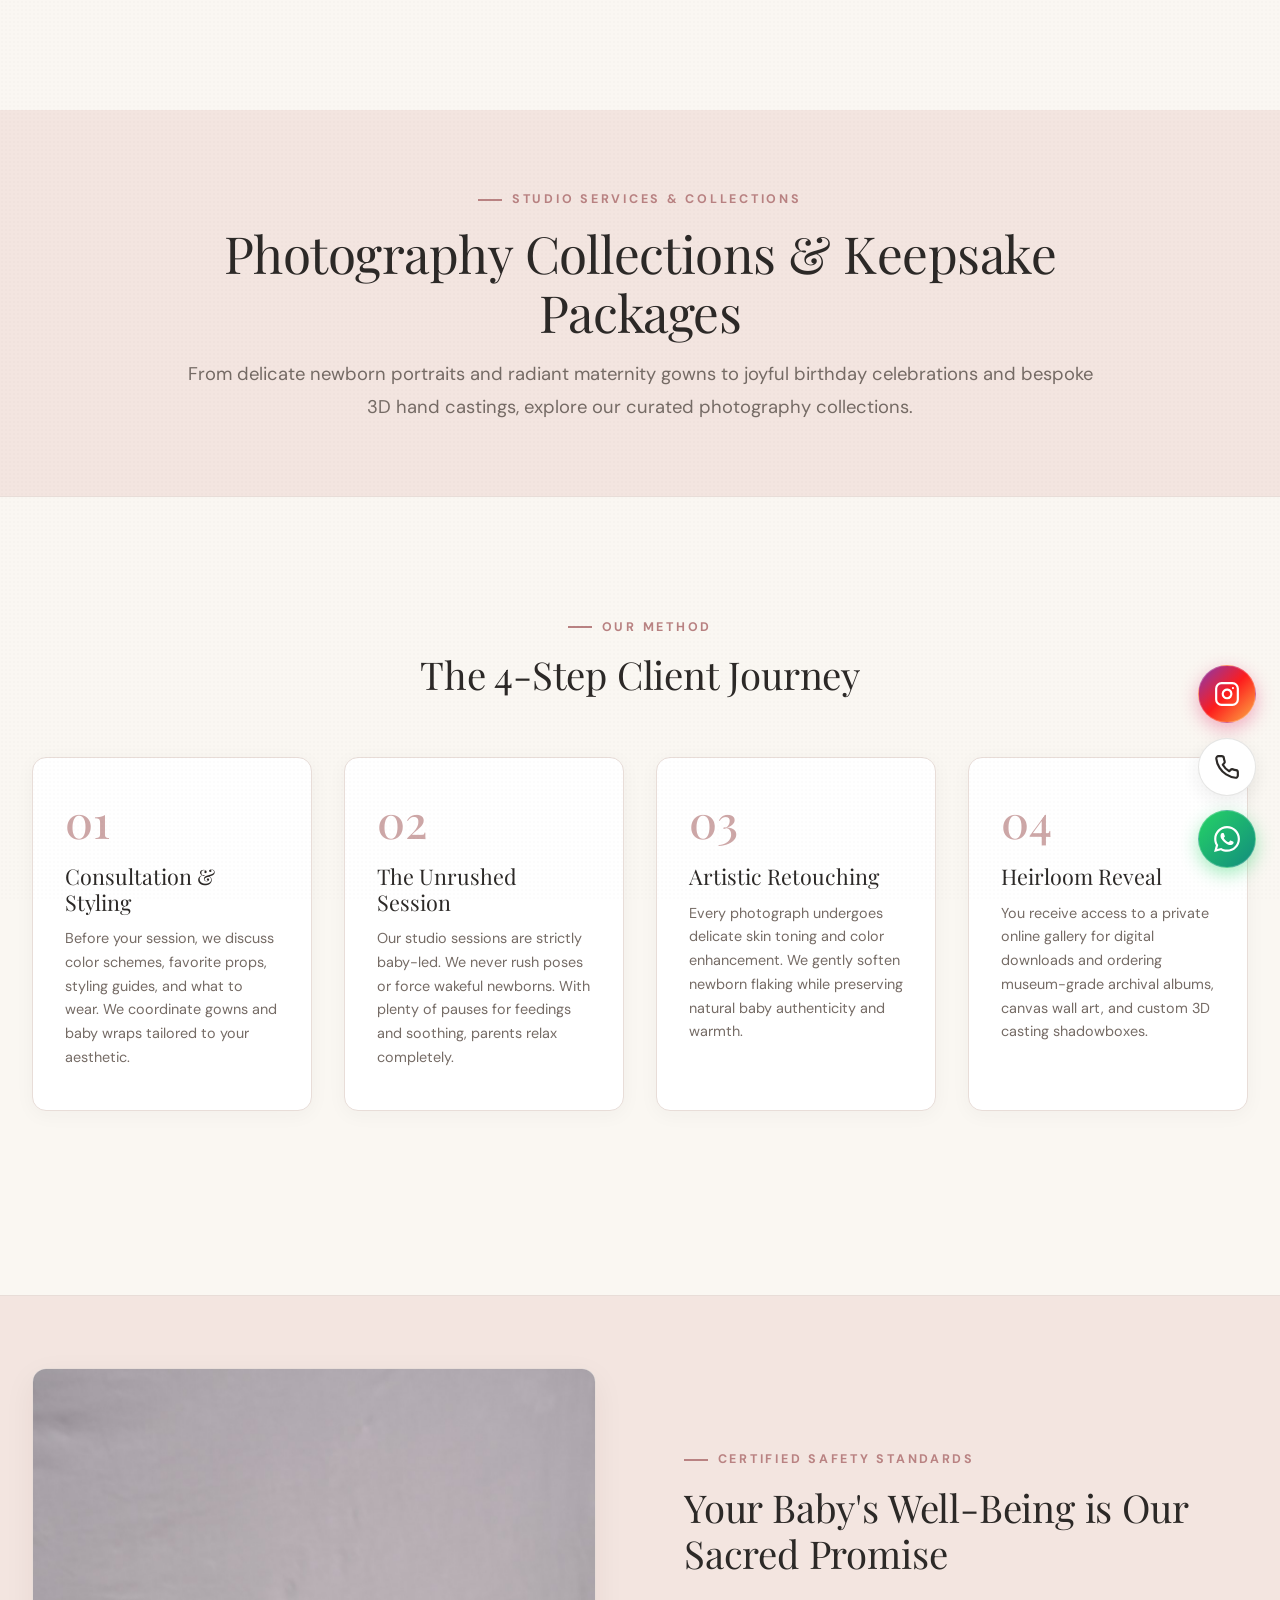
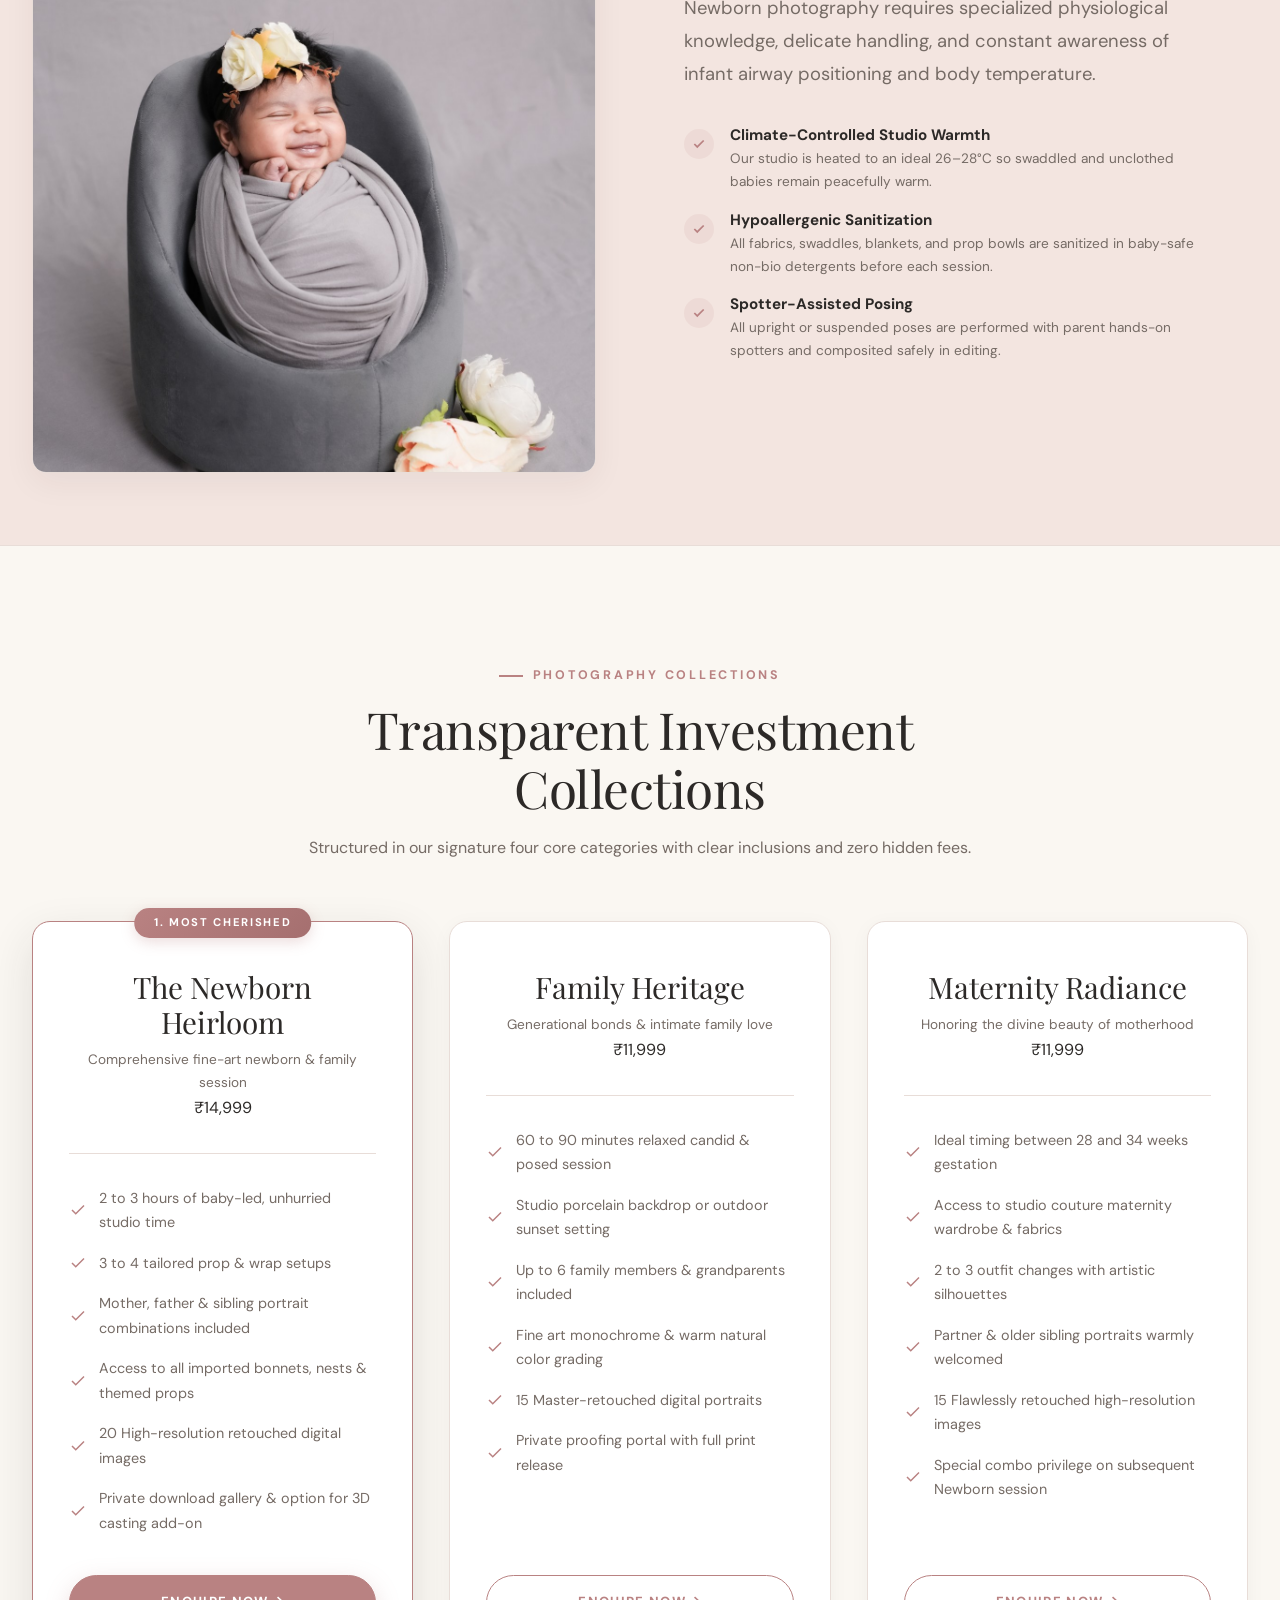
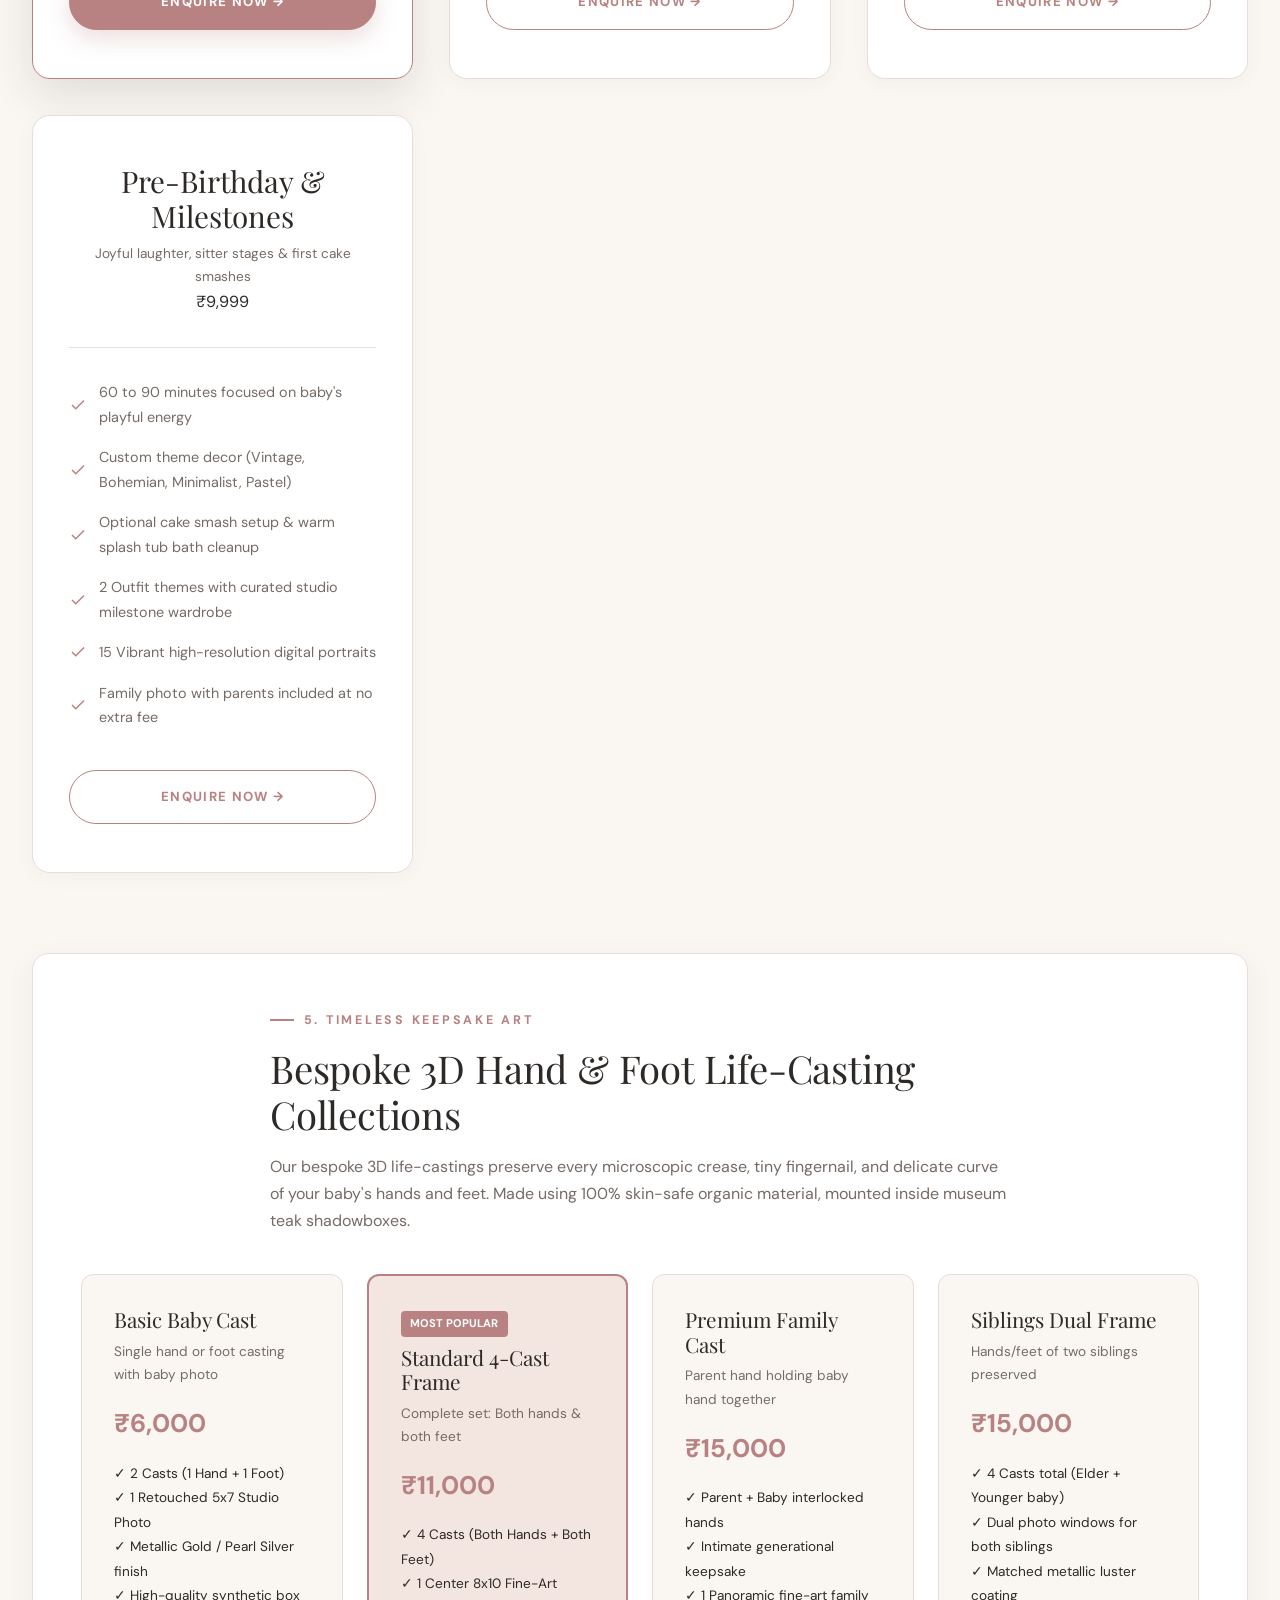
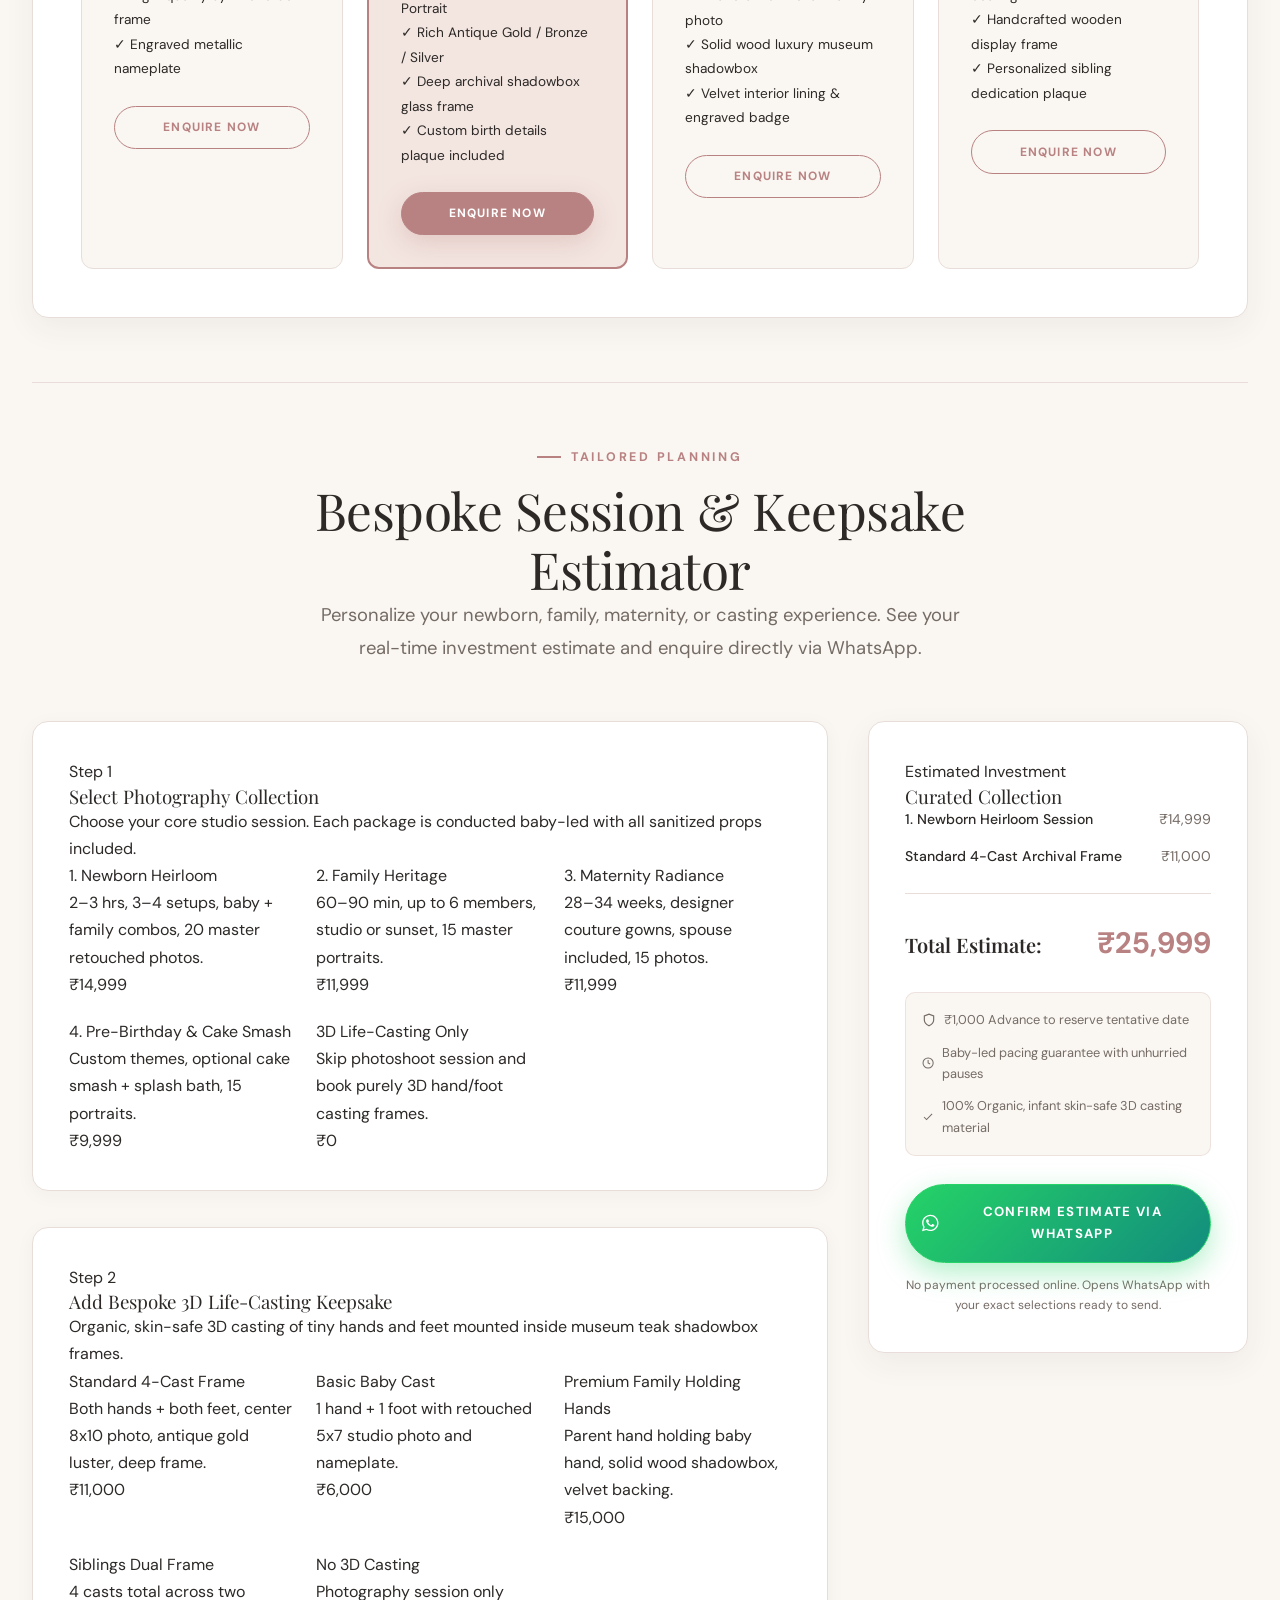
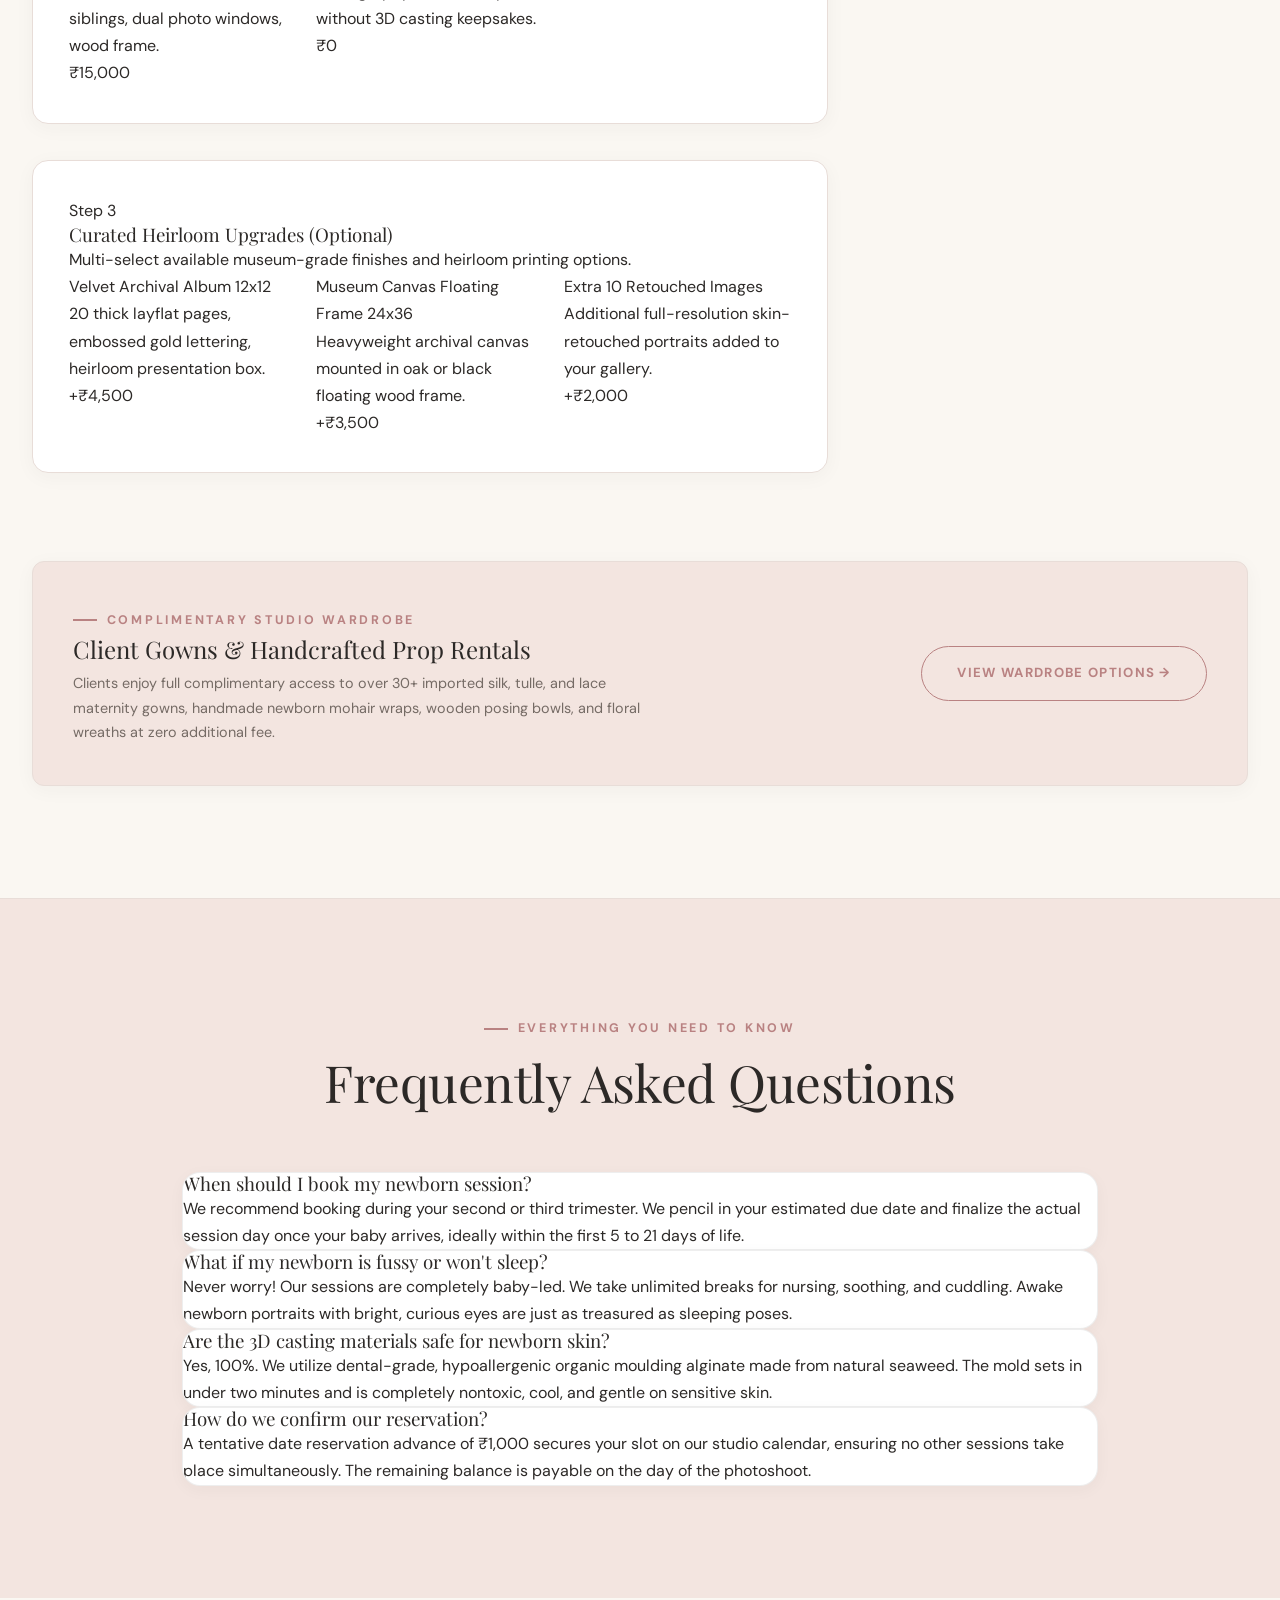
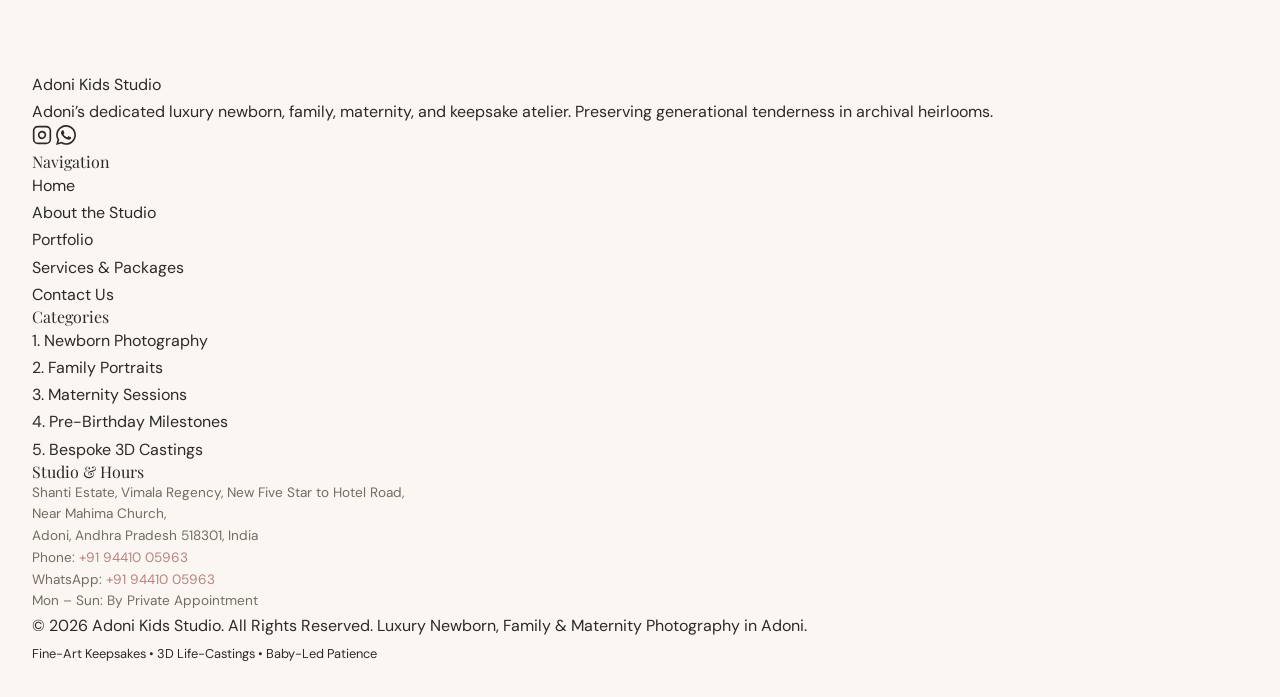
<file: services.html>
<!DOCTYPE html>
<html lang="en">
<head>
  <meta charset="UTF-8">
  <meta name="viewport" content="width=device-width, initial-scale=1.0">
  
  <!-- Primary SEO Meta Tags -->
  <title>Photography Services &amp; Packages | Newborn, Maternity, Family | Adoni Kids Studio</title>
  <meta name="title" content="Photography Services &amp; Packages | Newborn, Maternity, Family | Adoni Kids Studio">
  <meta name="description" content="Explore luxury photography packages, transparent collections, bespoke 3D life-casting frames, and interactive investment estimator at Adoni Kids Studio, Adoni.">
  <meta name="keywords" content="newborn photography pricing adoni, baby photoshoot packages adoni, maternity shoot cost adoni, 3d hand casting price adoni, kids photoshoot packages kurnool, adoni kids studio services">
  <meta name="author" content="Adoni Kids Studio">
  <meta name="robots" content="index, follow, max-image-preview:large, max-snippet:-1, max-video-preview:-1">
  <link rel="canonical" href="https://adonikidstudio.netlify.app/services.html">

  <!-- Geo & Local SEO Meta Tags (Adoni, Andhra Pradesh) -->
  <meta name="geo.region" content="IN-AP">
  <meta name="geo.placename" content="Adoni">
  <meta name="geo.position" content="15.6322;77.2728">
  <meta name="ICBM" content="15.6322, 77.2728">

  <!-- Open Graph / Facebook / WhatsApp Meta Tags -->
  <meta property="og:type" content="website">
  <meta property="og:site_name" content="Adoni Kids Studio">
  <meta property="og:url" content="https://adonikidstudio.netlify.app/services.html">
  <meta property="og:title" content="Photography Services &amp; Packages | Newborn, Maternity, Family | Adoni Kids Studio">
  <meta property="og:description" content="Explore luxury photography packages, transparent collections, bespoke 3D life-casting frames, and interactive investment estimator at Adoni Kids Studio.">
  <meta property="og:image" content="https://adonikidstudio.netlify.app/assets/images/og-cover.jpg">
  <meta property="og:image:width" content="1200">
  <meta property="og:image:height" content="630">
  <meta property="og:image:alt" content="Adoni Kids Studio Photography Services & Pricing">
  <meta property="og:locale" content="en_IN">

  <!-- Twitter Card Meta Tags -->
  <meta name="twitter:card" content="summary_large_image">
  <meta name="twitter:url" content="https://adonikidstudio.netlify.app/services.html">
  <meta name="twitter:title" content="Photography Services &amp; Packages | Newborn, Maternity, Family | Adoni Kids Studio">
  <meta name="twitter:description" content="Explore photography packages, transparent collections, and bespoke 3D life-castings at Adoni Kids Studio.">
  <meta name="twitter:image" content="https://adonikidstudio.netlify.app/assets/images/og-cover.jpg">

  <!-- Favicon -->
  <link rel="icon" type="image/svg+xml" href="assets/images/favicon.svg">
  
  <link rel="stylesheet" href="css/style.css">
  <link rel="stylesheet" href="css/components.css">

  <!-- Schema.org Structured Data (JSON-LD) -->
  <script type="application/ld+json">
  {
    "@context": "https://schema.org",
    "@graph": [
      {
        "@type": "BreadcrumbList",
        "itemListElement": [
          {
            "@type": "ListItem",
            "position": 1,
            "name": "Home",
            "item": "https://adonikidstudio.netlify.app/"
          },
          {
            "@type": "ListItem",
            "position": 2,
            "name": "Services & Pricing",
            "item": "https://adonikidstudio.netlify.app/services.html"
          }
        ]
      },
      {
        "@type": "Service",
        "serviceType": "Photography",
        "url": "https://adonikidstudio.netlify.app/services.html",
        "isPartOf": {
          "@id": "https://adonikidstudio.netlify.app/#website"
        },
        "provider": {
          "@type": "PhotographyBusiness",
          "name": "Adoni Kids Studio",
          "url": "https://adonikidstudio.netlify.app/",
          "telephone": "+919441005963"
        },
        "areaServed": {
          "@type": "City",
          "name": "Adoni"
        },
        "hasOfferCatalog": {
          "@type": "OfferCatalog",
          "name": "Photography Collections",
          "itemListElement": [
            {
              "@type": "Offer",
              "itemOffered": {
                "@type": "Service",
                "name": "Newborn Heirloom Session"
              }
            },
            {
              "@type": "Offer",
              "itemOffered": {
                "@type": "Service",
                "name": "Maternity Radiance Session"
              }
            },
            {
              "@type": "Offer",
              "itemOffered": {
                "@type": "Service",
                "name": "Family Heritage Session"
              }
            },
            {
              "@type": "Offer",
              "itemOffered": {
                "@type": "Service",
                "name": "Pre-Birthday Milestone Session"
              }
            },
            {
              "@type": "Offer",
              "itemOffered": {
                "@type": "Service",
                "name": "3D Hand & Foot Castings"
              }
            }
          ]
        }
      }
    ]
  }
  </script>
</head>
<body>

  <!-- Sticky Luxury Navigation -->
  <header class="site-header">
    <div class="container header-container">
      <a href="https://adonikidstudio.netlify.app/" class="brand-logo" aria-label="Adoni Kids Studio Homepage">
        <span class="brand-title">Adoni Kids Studio</span>
        <span class="brand-subtitle">Newborn, Family &amp; Maternity Photography</span>
      </a>

      <!-- Desktop Navigation Menu -->
      <nav class="nav-desktop" aria-label="Main Navigation">
        <a href="https://adonikidstudio.netlify.app/" class="nav-link">Home</a>
        <a href="about.html" class="nav-link">About</a>
        <a href="services.html" class="nav-link active">Services</a>
        <a href="portfolio.html" class="nav-link">Portfolio</a>
        <a href="experience.html" class="nav-link">Why Us</a>
        <a href="contact.html" class="nav-link">Contact</a>
      </nav>

      <!-- Header Actions -->
      <div class="header-actions">
        <a href="https://wa.link/6e8b0e" target="_blank" rel="noopener noreferrer" class="btn btn-sm btn-whatsapp" aria-label="Direct WhatsApp Chat">
          <svg width="15" height="15" viewBox="0 0 24 24" fill="currentColor">
            <path d="M.057 24l1.687-6.163c-1.041-1.804-1.588-3.849-1.587-5.946.003-6.556 5.338-11.891 11.893-11.891 3.181.001 6.167 1.24 8.413 3.488 2.245 2.248 3.481 5.236 3.48 8.414-.003 6.557-5.338 11.892-11.893 11.892-1.99-.001-3.951-.5-5.688-1.448l-6.305 1.654zm6.597-3.807c1.676.995 3.276 1.591 5.392 1.592 5.448 0 9.886-4.434 9.889-9.885.002-5.462-4.415-9.89-9.881-9.892-5.452 0-9.887 4.434-9.889 9.884-.001 2.225.651 3.891 1.746 5.634l-.999 3.648 3.742-.981zm11.387-5.464c-.074-.124-.272-.198-.57-.347-.297-.149-1.758-.868-2.031-.967-.272-.099-.47-.149-.669.149-.198.297-.768.967-.941 1.165-.173.198-.347.223-.644.074-.297-.149-1.255-.462-2.39-1.475-.883-.788-1.48-1.761-1.653-2.059-.173-.297-.018-.458.13-.606.134-.133.297-.347.446-.521.151-.172.2-.296.3-.495.099-.198.05-.372-.025-.521-.075-.148-.669-1.611-.916-2.206-.242-.579-.487-.501-.669-.51l-.57-.01c-.198 0-.52.074-.792.372s-1.04 1.016-1.04 2.479 1.065 2.876 1.213 3.074c.149.198 2.095 3.2 5.076 4.487.709.306 1.263.489 1.694.626.712.226 1.36.194 1.872.118.571-.085 1.758-.719 2.006-1.413.248-.695.248-1.29.173-1.414z"/>
          </svg>
          <span>WhatsApp</span>
        </a>
        <button class="mobile-toggle" aria-label="Toggle navigation menu">
          <span></span><span></span><span></span>
        </button>
      </div>
    </div>
  </header>

  <!-- Mobile Off-Canvas Drawer -->
  <div class="mobile-backdrop"></div>
  <aside class="mobile-nav-drawer" aria-label="Mobile Navigation">
    <div>
      <div style="margin-bottom: 2.5rem;">
        <span class="brand-title" style="font-size: 1.5rem; display: block;">Adoni Kids Studio</span>
        <span class="brand-subtitle">Newborn, Family &amp; Maternity Photography</span>
      </div>
      <nav class="mobile-nav-links">
        <a href="https://adonikidstudio.netlify.app/">Home</a>
        <a href="about.html">About</a>
        <a href="services.html" class="active">Services</a>
        <a href="portfolio.html">Portfolio</a>
        <a href="experience.html">Why Choose Us</a>
        <a href="contact.html">Contact</a>
      </nav>
    </div>
    <div class="mobile-nav-footer">
      <a href="https://wa.link/6e8b0e" target="_blank" rel="noopener noreferrer" class="btn btn-whatsapp" style="width: 100%;">Chat on WhatsApp</a>
      <p style="font-size: 0.8rem; color: var(--color-text-muted); text-align: center; margin-top: 0.5rem;">
        Direct Line: +91 94410 05963
      </p>
    </div>
  </aside>

  <main style="padding-top: calc(var(--header-height) + 1.5rem);">
    
    <!-- Experience Hero -->
    <section class="section-spacing-sm" style="text-align: center; background-color: var(--color-bg-secondary); border-bottom: 1px solid var(--color-border);">
      <div class="container container-narrow">
        <span class="subheading">Studio Services &amp; Collections</span>
        <h1 class="heading-1">Photography Collections &amp; Keepsake Packages</h1>
        <p class="text-lead" style="margin-top: 1rem;">
          From delicate newborn portraits and radiant maternity gowns to joyful birthday celebrations and bespoke 3D hand castings, explore our curated photography collections.
        </p>
      </div>
    </section>

    <!-- Detailed 4-Step Journey -->
    <section class="section-spacing">
      <div class="container">
        <div class="section-header">
          <span class="subheading">Our Method</span>
          <h2 class="heading-2">The 4-Step Client Journey</h2>
        </div>

        <div class="process-grid">
          <div class="process-card">
            <span class="process-step-num">01</span>
            <h3>Consultation &amp; Styling</h3>
            <p>Before your session, we discuss color schemes, favorite props, styling guides, and what to wear. We coordinate gowns and baby wraps tailored to your aesthetic.</p>
          </div>

          <div class="process-card">
            <span class="process-step-num">02</span>
            <h3>The Unrushed Session</h3>
            <p>Our studio sessions are strictly baby-led. We never rush poses or force wakeful newborns. With plenty of pauses for feedings and soothing, parents relax completely.</p>
          </div>

          <div class="process-card">
            <span class="process-step-num">03</span>
            <h3>Artistic Retouching</h3>
            <p>Every photograph undergoes delicate skin toning and color enhancement. We gently soften newborn flaking while preserving natural baby authenticity and warmth.</p>
          </div>

          <div class="process-card">
            <span class="process-step-num">04</span>
            <h3>Heirloom Reveal</h3>
            <p>You receive access to a private online gallery for digital downloads and ordering museum-grade archival albums, canvas wall art, and custom 3D casting shadowboxes.</p>
          </div>
        </div>
      </div>
    </section>

    <!-- Safety Standards & Studio Comfort -->
    <section class="section-spacing-sm" style="background-color: var(--color-bg-secondary); border-top: 1px solid var(--color-border); border-bottom: 1px solid var(--color-border);">
      <div class="container">
        <div class="spotlight-grid">
          <div class="spotlight-media">
            <div class="spotlight-frame">
              <img src="assets/images/newborn/newborn-grey-cocoon-smile.jpg" alt="Baby safety certified newborn slumber at Adoni Kids Studio" loading="lazy">
            </div>
          </div>
          <div class="spotlight-content">
            <span class="subheading">Certified Safety Standards</span>
            <h2 class="heading-2">Your Baby's Well-Being is Our Sacred Promise</h2>
            <p class="text-lead" style="margin-top: 1rem;">
              Newborn photography requires specialized physiological knowledge, delicate handling, and constant awareness of infant airway positioning and body temperature.
            </p>
            <div class="spotlight-features">
              <div class="spotlight-feature-item">
                <div class="spotlight-feature-icon">
                  <svg width="14" height="14" viewBox="0 0 24 24" fill="none" stroke="currentColor" stroke-width="3"><polyline points="20 6 9 17 4 12"/></svg>
                </div>
                <div class="spotlight-feature-text">
                  <h4>Climate-Controlled Studio Warmth</h4>
                  <p>Our studio is heated to an ideal 26&ndash;28&deg;C so swaddled and unclothed babies remain peacefully warm.</p>
                </div>
              </div>
              <div class="spotlight-feature-item">
                <div class="spotlight-feature-icon">
                  <svg width="14" height="14" viewBox="0 0 24 24" fill="none" stroke="currentColor" stroke-width="3"><polyline points="20 6 9 17 4 12"/></svg>
                </div>
                <div class="spotlight-feature-text">
                  <h4>Hypoallergenic Sanitization</h4>
                  <p>All fabrics, swaddles, blankets, and prop bowls are sanitized in baby-safe non-bio detergents before each session.</p>
                </div>
              </div>
              <div class="spotlight-feature-item">
                <div class="spotlight-feature-icon">
                  <svg width="14" height="14" viewBox="0 0 24 24" fill="none" stroke="currentColor" stroke-width="3"><polyline points="20 6 9 17 4 12"/></svg>
                </div>
                <div class="spotlight-feature-text">
                  <h4>Spotter-Assisted Posing</h4>
                  <p>All upright or suspended poses are performed with parent hands-on spotters and composited safely in editing.</p>
                </div>
              </div>
            </div>
          </div>
        </div>
      </div>
    </section>

    <!-- Photography Collections (Strict Client Preference Order) -->
    <section class="section-spacing" id="pricing">
      <div class="container">
        <div class="section-header">
          <span class="subheading">Photography Collections</span>
          <h2 class="heading-1">Transparent Investment Collections</h2>
          <p class="text-muted">
            Structured in our signature four core categories with clear inclusions and zero hidden fees.
          </p>
        </div>

        <div class="pricing-grid" style="grid-template-columns: repeat(auto-fit, minmax(280px, 1fr));">
          
          <!-- 1. Newborn Heirloom (Featured) -->
          <div class="pricing-card featured">
            <span class="pricing-featured-badge">1. Most Cherished</span>
            <div>
              <div class="pricing-header">
                <h3 class="pricing-title">The Newborn Heirloom</h3>
                <p class="pricing-sub">Comprehensive fine-art newborn &amp; family session</p>
                <div class="pricing-cost">
                  <span class="pricing-amount">₹14,999</span>
                </div>
              </div>
              <div class="pricing-features">
                <div class="pricing-feature-item">
                  <svg viewBox="0 0 24 24" fill="none" stroke="currentColor" stroke-width="2"><polyline points="20 6 9 17 4 12"/></svg>
                  <span>2 to 3 hours of baby-led, unhurried studio time</span>
                </div>
                <div class="pricing-feature-item">
                  <svg viewBox="0 0 24 24" fill="none" stroke="currentColor" stroke-width="2"><polyline points="20 6 9 17 4 12"/></svg>
                  <span>3 to 4 tailored prop &amp; wrap setups</span>
                </div>
                <div class="pricing-feature-item">
                  <svg viewBox="0 0 24 24" fill="none" stroke="currentColor" stroke-width="2"><polyline points="20 6 9 17 4 12"/></svg>
                  <span>Mother, father &amp; sibling portrait combinations included</span>
                </div>
                <div class="pricing-feature-item">
                  <svg viewBox="0 0 24 24" fill="none" stroke="currentColor" stroke-width="2"><polyline points="20 6 9 17 4 12"/></svg>
                  <span>Access to all imported bonnets, nests &amp; themed props</span>
                </div>
                <div class="pricing-feature-item">
                  <svg viewBox="0 0 24 24" fill="none" stroke="currentColor" stroke-width="2"><polyline points="20 6 9 17 4 12"/></svg>
                  <span>20 High-resolution retouched digital images</span>
                </div>
                <div class="pricing-feature-item">
                  <svg viewBox="0 0 24 24" fill="none" stroke="currentColor" stroke-width="2"><polyline points="20 6 9 17 4 12"/></svg>
                  <span>Private download gallery &amp; option for 3D casting add-on</span>
                </div>
              </div>
            </div>
            <div>
              <a href="https://wa.me/919441005963?text=Hello%20Adoni%20Kids%20Studio%2C%20I%20would%20like%20to%20enquire%20about%20The%20Newborn%20Heirloom%20Package%20(₹14,999)!" target="_blank" rel="noopener noreferrer" class="btn btn-gold" style="width: 100%;">
                <span>Enquire Now &rarr;</span>
              </a>
            </div>
          </div>

          <!-- 2. Family Heritage -->
          <div class="pricing-card">
            <div>
              <div class="pricing-header">
                <h3 class="pricing-title">Family Heritage</h3>
                <p class="pricing-sub">Generational bonds &amp; intimate family love</p>
                <div class="pricing-cost">
                  <span class="pricing-amount">₹11,999</span>
                </div>
              </div>
              <div class="pricing-features">
                <div class="pricing-feature-item">
                  <svg viewBox="0 0 24 24" fill="none" stroke="currentColor" stroke-width="2"><polyline points="20 6 9 17 4 12"/></svg>
                  <span>60 to 90 minutes relaxed candid &amp; posed session</span>
                </div>
                <div class="pricing-feature-item">
                  <svg viewBox="0 0 24 24" fill="none" stroke="currentColor" stroke-width="2"><polyline points="20 6 9 17 4 12"/></svg>
                  <span>Studio porcelain backdrop or outdoor sunset setting</span>
                </div>
                <div class="pricing-feature-item">
                  <svg viewBox="0 0 24 24" fill="none" stroke="currentColor" stroke-width="2"><polyline points="20 6 9 17 4 12"/></svg>
                  <span>Up to 6 family members &amp; grandparents included</span>
                </div>
                <div class="pricing-feature-item">
                  <svg viewBox="0 0 24 24" fill="none" stroke="currentColor" stroke-width="2"><polyline points="20 6 9 17 4 12"/></svg>
                  <span>Fine art monochrome &amp; warm natural color grading</span>
                </div>
                <div class="pricing-feature-item">
                  <svg viewBox="0 0 24 24" fill="none" stroke="currentColor" stroke-width="2"><polyline points="20 6 9 17 4 12"/></svg>
                  <span>15 Master-retouched digital portraits</span>
                </div>
                <div class="pricing-feature-item">
                  <svg viewBox="0 0 24 24" fill="none" stroke="currentColor" stroke-width="2"><polyline points="20 6 9 17 4 12"/></svg>
                  <span>Private proofing portal with full print release</span>
                </div>
              </div>
            </div>
            <div>
              <a href="https://wa.me/919441005963?text=Hello%20Adoni%20Kids%20Studio%2C%20I%20would%20like%20to%20enquire%20about%20the%20Family%20Heritage%20Collection%20(₹11,999)!" target="_blank" rel="noopener noreferrer" class="btn btn-secondary" style="width: 100%;">
                <span>Enquire Now &rarr;</span>
              </a>
            </div>
          </div>

          <!-- 3. Maternity Radiance -->
          <div class="pricing-card">
            <div>
              <div class="pricing-header">
                <h3 class="pricing-title">Maternity Radiance</h3>
                <p class="pricing-sub">Honoring the divine beauty of motherhood</p>
                <div class="pricing-cost">
                  <span class="pricing-amount">₹11,999</span>
                </div>
              </div>
              <div class="pricing-features">
                <div class="pricing-feature-item">
                  <svg viewBox="0 0 24 24" fill="none" stroke="currentColor" stroke-width="2"><polyline points="20 6 9 17 4 12"/></svg>
                  <span>Ideal timing between 28 and 34 weeks gestation</span>
                </div>
                <div class="pricing-feature-item">
                  <svg viewBox="0 0 24 24" fill="none" stroke="currentColor" stroke-width="2"><polyline points="20 6 9 17 4 12"/></svg>
                  <span>Access to studio couture maternity wardrobe &amp; fabrics</span>
                </div>
                <div class="pricing-feature-item">
                  <svg viewBox="0 0 24 24" fill="none" stroke="currentColor" stroke-width="2"><polyline points="20 6 9 17 4 12"/></svg>
                  <span>2 to 3 outfit changes with artistic silhouettes</span>
                </div>
                <div class="pricing-feature-item">
                  <svg viewBox="0 0 24 24" fill="none" stroke="currentColor" stroke-width="2"><polyline points="20 6 9 17 4 12"/></svg>
                  <span>Partner &amp; older sibling portraits warmly welcomed</span>
                </div>
                <div class="pricing-feature-item">
                  <svg viewBox="0 0 24 24" fill="none" stroke="currentColor" stroke-width="2"><polyline points="20 6 9 17 4 12"/></svg>
                  <span>15 Flawlessly retouched high-resolution images</span>
                </div>
                <div class="pricing-feature-item">
                  <svg viewBox="0 0 24 24" fill="none" stroke="currentColor" stroke-width="2"><polyline points="20 6 9 17 4 12"/></svg>
                  <span>Special combo privilege on subsequent Newborn session</span>
                </div>
              </div>
            </div>
            <div>
              <a href="https://wa.me/919441005963?text=Hello%20Adoni%20Kids%20Studio%2C%20I%20would%20like%20to%20enquire%20about%20the%20Maternity%20Radiance%20Session%20(₹11,999)!" target="_blank" rel="noopener noreferrer" class="btn btn-secondary" style="width: 100%;">
                <span>Enquire Now &rarr;</span>
              </a>
            </div>
          </div>

          <!-- 4. Pre-Birthday & Milestones -->
          <div class="pricing-card">
            <div>
              <div class="pricing-header">
                <h3 class="pricing-title">Pre-Birthday &amp; Milestones</h3>
                <p class="pricing-sub">Joyful laughter, sitter stages &amp; first cake smashes</p>
                <div class="pricing-cost">
                  <span class="pricing-amount">₹9,999</span>
                </div>
              </div>
              <div class="pricing-features">
                <div class="pricing-feature-item">
                  <svg viewBox="0 0 24 24" fill="none" stroke="currentColor" stroke-width="2"><polyline points="20 6 9 17 4 12"/></svg>
                  <span>60 to 90 minutes focused on baby's playful energy</span>
                </div>
                <div class="pricing-feature-item">
                  <svg viewBox="0 0 24 24" fill="none" stroke="currentColor" stroke-width="2"><polyline points="20 6 9 17 4 12"/></svg>
                  <span>Custom theme decor (Vintage, Bohemian, Minimalist, Pastel)</span>
                </div>
                <div class="pricing-feature-item">
                  <svg viewBox="0 0 24 24" fill="none" stroke="currentColor" stroke-width="2"><polyline points="20 6 9 17 4 12"/></svg>
                  <span>Optional cake smash setup &amp; warm splash tub bath cleanup</span>
                </div>
                <div class="pricing-feature-item">
                  <svg viewBox="0 0 24 24" fill="none" stroke="currentColor" stroke-width="2"><polyline points="20 6 9 17 4 12"/></svg>
                  <span>2 Outfit themes with curated studio milestone wardrobe</span>
                </div>
                <div class="pricing-feature-item">
                  <svg viewBox="0 0 24 24" fill="none" stroke="currentColor" stroke-width="2"><polyline points="20 6 9 17 4 12"/></svg>
                  <span>15 Vibrant high-resolution digital portraits</span>
                </div>
                <div class="pricing-feature-item">
                  <svg viewBox="0 0 24 24" fill="none" stroke="currentColor" stroke-width="2"><polyline points="20 6 9 17 4 12"/></svg>
                  <span>Family photo with parents included at no extra fee</span>
                </div>
              </div>
            </div>
            <div>
              <a href="https://wa.me/919441005963?text=Hello%20Adoni%20Kids%20Studio%2C%20I%20would%20like%20to%20enquire%20about%20the%20Pre-Birthday%20Milestones%20Package%20(₹9,999)!" target="_blank" rel="noopener noreferrer" class="btn btn-secondary" style="width: 100%;">
                <span>Enquire Now &rarr;</span>
              </a>
            </div>
          </div>

        </div>

        <!-- 5. 3D Casting Deep-Dive Section -->
        <div style="margin-top: 5rem; padding: 3rem; background: #FFFFFF; border-radius: 16px; border: 1px solid var(--color-border); box-shadow: var(--shadow-card);" id="casting">
          <div class="section-header" style="text-align: left; margin-bottom: 2.5rem;">
            <span class="subheading">5. Timeless Keepsake Art</span>
            <h2 class="heading-2">Bespoke 3D Hand &amp; Foot Life-Casting Collections</h2>
            <p style="color: var(--color-text-muted); max-width: 780px;">
              Our bespoke 3D life-castings preserve every microscopic crease, tiny fingernail, and delicate curve of your baby's hands and feet. Made using 100% skin-safe organic material, mounted inside museum teak shadowboxes.
            </p>
          </div>

          <div class="pricing-grid" style="grid-template-columns: repeat(auto-fit, minmax(240px, 1fr)); gap: 1.5rem;">
            
            <div style="background: var(--color-bg-primary); padding: 2rem; border-radius: 12px; border: 1px solid var(--color-border);">
              <h3 style="font-family: var(--font-serif); font-size: 1.3rem; margin-bottom: 0.5rem;">Basic Baby Cast</h3>
              <p style="font-size: 0.85rem; color: var(--color-text-muted); margin-bottom: 1rem;">Single hand or foot casting with baby photo</p>
              <div style="font-size: 1.6rem; font-weight: 700; color: var(--color-accent); margin-bottom: 1rem;">₹6,000</div>
              <ul style="font-size: 0.85rem; color: var(--color-text-main); list-style: none; padding: 0; line-height: 1.8;">
                <li>✓ 2 Casts (1 Hand + 1 Foot)</li>
                <li>✓ 1 Retouched 5x7 Studio Photo</li>
                <li>✓ Metallic Gold / Pearl Silver finish</li>
                <li>✓ High-quality synthetic box frame</li>
                <li>✓ Engraved metallic nameplate</li>
              </ul>
              <a href="https://wa.me/919441005963?text=Hello%20Adoni%20Kids%20Studio%2C%20I%20would%20like%20to%20enquire%20about%20the%20Basic%20Baby%203D%20Casting%20Frame%20(₹6,000)!" target="_blank" rel="noopener noreferrer" class="btn btn-sm btn-secondary" style="width: 100%; margin-top: 1.5rem; justify-content: center;">
                Enquire Now
              </a>
            </div>

            <div style="background: var(--color-bg-secondary); padding: 2rem; border-radius: 12px; border: 2px solid var(--color-primary);">
              <span style="display: inline-block; background: var(--color-primary); color: #FFFFFF; font-size: 0.7rem; font-weight: 700; padding: 0.2rem 0.6rem; border-radius: 4px; margin-bottom: 0.5rem; text-transform: uppercase;">Most Popular</span>
              <h3 style="font-family: var(--font-serif); font-size: 1.3rem; margin-bottom: 0.5rem;">Standard 4-Cast Frame</h3>
              <p style="font-size: 0.85rem; color: var(--color-text-muted); margin-bottom: 1rem;">Complete set: Both hands &amp; both feet</p>
              <div style="font-size: 1.6rem; font-weight: 700; color: var(--color-accent); margin-bottom: 1rem;">₹11,000</div>
              <ul style="font-size: 0.85rem; color: var(--color-text-main); list-style: none; padding: 0; line-height: 1.8;">
                <li>✓ 4 Casts (Both Hands + Both Feet)</li>
                <li>✓ 1 Center 8x10 Fine-Art Portrait</li>
                <li>✓ Rich Antique Gold / Bronze / Silver</li>
                <li>✓ Deep archival shadowbox glass frame</li>
                <li>✓ Custom birth details plaque included</li>
              </ul>
              <a href="https://wa.me/919441005963?text=Hello%20Adoni%20Kids%20Studio%2C%20I%20would%20like%20to%20enquire%20about%20the%20Standard%204-Cast%20Frame%20(₹11,000)!" target="_blank" rel="noopener noreferrer" class="btn btn-sm btn-gold" style="width: 100%; margin-top: 1.5rem; justify-content: center;">
                Enquire Now
              </a>
            </div>

            <div style="background: var(--color-bg-primary); padding: 2rem; border-radius: 12px; border: 1px solid var(--color-border);">
              <h3 style="font-family: var(--font-serif); font-size: 1.3rem; margin-bottom: 0.5rem;">Premium Family Cast</h3>
              <p style="font-size: 0.85rem; color: var(--color-text-muted); margin-bottom: 1rem;">Parent hand holding baby hand together</p>
              <div style="font-size: 1.6rem; font-weight: 700; color: var(--color-accent); margin-bottom: 1rem;">₹15,000</div>
              <ul style="font-size: 0.85rem; color: var(--color-text-main); list-style: none; padding: 0; line-height: 1.8;">
                <li>✓ Parent + Baby interlocked hands</li>
                <li>✓ Intimate generational keepsake</li>
                <li>✓ 1 Panoramic fine-art family photo</li>
                <li>✓ Solid wood luxury museum shadowbox</li>
                <li>✓ Velvet interior lining &amp; engraved badge</li>
              </ul>
              <a href="https://wa.me/919441005963?text=Hello%20Adoni%20Kids%20Studio%2C%20I%20would%20like%20to%20enquire%20about%20the%20Premium%20Family%20Holding%20Hands%20Cast%20(₹15,000)!" target="_blank" rel="noopener noreferrer" class="btn btn-sm btn-secondary" style="width: 100%; margin-top: 1.5rem; justify-content: center;">
                Enquire Now
              </a>
            </div>

            <div style="background: var(--color-bg-primary); padding: 2rem; border-radius: 12px; border: 1px solid var(--color-border);">
              <h3 style="font-family: var(--font-serif); font-size: 1.3rem; margin-bottom: 0.5rem;">Siblings Dual Frame</h3>
              <p style="font-size: 0.85rem; color: var(--color-text-muted); margin-bottom: 1rem;">Hands/feet of two siblings preserved</p>
              <div style="font-size: 1.6rem; font-weight: 700; color: var(--color-accent); margin-bottom: 1rem;">₹15,000</div>
              <ul style="font-size: 0.85rem; color: var(--color-text-main); list-style: none; padding: 0; line-height: 1.8;">
                <li>✓ 4 Casts total (Elder + Younger baby)</li>
                <li>✓ Dual photo windows for both siblings</li>
                <li>✓ Matched metallic luster coating</li>
                <li>✓ Handcrafted wooden display frame</li>
                <li>✓ Personalized sibling dedication plaque</li>
              </ul>
              <a href="https://wa.me/919441005963?text=Hello%20Adoni%20Kids%20Studio%2C%20I%20would%20like%20to%20enquire%20about%20the%20Siblings%20Dual%20Frame%20Cast%20(₹15,000)!" target="_blank" rel="noopener noreferrer" class="btn btn-sm btn-secondary" style="width: 100%; margin-top: 1.5rem; justify-content: center;">
                Enquire Now
              </a>
            </div>

          </div>
        </div>

        <!-- ==========================================================================
             Interactive Session & Keepsake Investment Estimator
             ========================================================================== -->
        <section class="estimator-section" id="estimator">
          <div class="section-header" style="text-align: center; margin-bottom: 3.5rem;">
            <span class="subheading">Tailored Planning</span>
            <h2 class="heading-1">Bespoke Session &amp; Keepsake Estimator</h2>
            <p class="text-lead" style="max-width: 680px; margin: 0 auto;">
              Personalize your newborn, family, maternity, or casting experience. See your real-time investment estimate and enquire directly via WhatsApp.
            </p>
          </div>

          <div class="estimator-layout">
            
            <!-- Step-by-Step Selection Controls -->
            <div class="estimator-steps-wrapper">
              
              <!-- STEP 1: Photography Discipline -->
              <div class="estimator-step-box">
                <div class="step-badge-row">
                  <span class="step-num-pill">Step 1</span>
                  <h3 class="step-heading">Select Photography Collection</h3>
                </div>
                <p class="step-subtext">Choose your core studio session. Each package is conducted baby-led with all sanitized props included.</p>
                
                <div class="estimator-options-grid" id="sessionOptions">
                  
                  <div class="estimator-choice-card selected" data-type="session" data-name="1. Newborn Heirloom Session" data-price="14999">
                    <div class="choice-check-indicator"></div>
                    <div class="choice-title">1. Newborn Heirloom</div>
                    <div class="choice-desc">2–3 hrs, 3–4 setups, baby + family combos, 20 master retouched photos.</div>
                    <div class="choice-price-tag">₹14,999</div>
                  </div>

                  <div class="estimator-choice-card" data-type="session" data-name="2. Family Heritage Portraits" data-price="11999">
                    <div class="choice-check-indicator"></div>
                    <div class="choice-title">2. Family Heritage</div>
                    <div class="choice-desc">60–90 min, up to 6 members, studio or sunset, 15 master portraits.</div>
                    <div class="choice-price-tag">₹11,999</div>
                  </div>

                  <div class="estimator-choice-card" data-type="session" data-name="3. Maternity Radiance Session" data-price="11999">
                    <div class="choice-check-indicator"></div>
                    <div class="choice-title">3. Maternity Radiance</div>
                    <div class="choice-desc">28–34 weeks, designer couture gowns, spouse included, 15 photos.</div>
                    <div class="choice-price-tag">₹11,999</div>
                  </div>

                  <div class="estimator-choice-card" data-type="session" data-name="4. Pre-Birthday & Milestones" data-price="9999">
                    <div class="choice-check-indicator"></div>
                    <div class="choice-title">4. Pre-Birthday &amp; Cake Smash</div>
                    <div class="choice-desc">Custom themes, optional cake smash + splash bath, 15 portraits.</div>
                    <div class="choice-price-tag">₹9,999</div>
                  </div>

                  <div class="estimator-choice-card" data-type="session" data-name="None (3D Casting Only)" data-price="0">
                    <div class="choice-check-indicator"></div>
                    <div class="choice-title">3D Life-Casting Only</div>
                    <div class="choice-desc">Skip photoshoot session and book purely 3D hand/foot casting frames.</div>
                    <div class="choice-price-tag">₹0</div>
                  </div>

                </div>
              </div>

              <!-- STEP 2: Signature 3D Life-Cast Keepsakes -->
              <div class="estimator-step-box">
                <div class="step-badge-row">
                  <span class="step-num-pill">Step 2</span>
                  <h3 class="step-heading">Add Bespoke 3D Life-Casting Keepsake</h3>
                </div>
                <p class="step-subtext">Organic, skin-safe 3D casting of tiny hands and feet mounted inside museum teak shadowbox frames.</p>
                
                <div class="estimator-options-grid" id="castingOptions">
                  
                  <div class="estimator-choice-card selected" data-type="casting" data-name="Standard 4-Cast Archival Frame" data-price="11000">
                    <div class="choice-check-indicator"></div>
                    <div class="choice-title">Standard 4-Cast Frame</div>
                    <div class="choice-desc">Both hands + both feet, center 8x10 photo, antique gold luster, deep frame.</div>
                    <div class="choice-price-tag">₹11,000</div>
                  </div>

                  <div class="estimator-choice-card" data-type="casting" data-name="Basic Baby Cast Frame" data-price="6000">
                    <div class="choice-check-indicator"></div>
                    <div class="choice-title">Basic Baby Cast</div>
                    <div class="choice-desc">1 hand + 1 foot with retouched 5x7 studio photo and nameplate.</div>
                    <div class="choice-price-tag">₹6,000</div>
                  </div>

                  <div class="estimator-choice-card" data-type="casting" data-name="Premium Family Holding Hands Cast" data-price="15000">
                    <div class="choice-check-indicator"></div>
                    <div class="choice-title">Premium Family Holding Hands</div>
                    <div class="choice-desc">Parent hand holding baby hand, solid wood shadowbox, velvet backing.</div>
                    <div class="choice-price-tag">₹15,000</div>
                  </div>

                  <div class="estimator-choice-card" data-type="casting" data-name="Siblings Dual Shadowbox Frame" data-price="15000">
                    <div class="choice-check-indicator"></div>
                    <div class="choice-title">Siblings Dual Frame</div>
                    <div class="choice-desc">4 casts total across two siblings, dual photo windows, wood frame.</div>
                    <div class="choice-price-tag">₹15,000</div>
                  </div>

                  <div class="estimator-choice-card" data-type="casting" data-name="None" data-price="0">
                    <div class="choice-check-indicator"></div>
                    <div class="choice-title">No 3D Casting</div>
                    <div class="choice-desc">Photography session only without 3D casting keepsakes.</div>
                    <div class="choice-price-tag">₹0</div>
                  </div>

                </div>
              </div>

              <!-- STEP 3: Archival Add-Ons -->
              <div class="estimator-step-box">
                <div class="step-badge-row">
                  <span class="step-num-pill">Step 3</span>
                  <h3 class="step-heading">Curated Heirloom Upgrades (Optional)</h3>
                </div>
                <p class="step-subtext">Multi-select available museum-grade finishes and heirloom printing options.</p>
                
                <div class="estimator-options-grid" id="addonOptions">
                  
                  <div class="estimator-choice-card checkbox-card" data-type="addon" data-name="12x12 Velvet Flushmount Album" data-price="4500">
                    <div class="choice-check-indicator"></div>
                    <div class="choice-title">Velvet Archival Album 12x12</div>
                    <div class="choice-desc">20 thick layflat pages, embossed gold lettering, heirloom presentation box.</div>
                    <div class="choice-price-tag">+₹4,500</div>
                  </div>

                  <div class="estimator-choice-card checkbox-card" data-type="addon" data-name="24x36 Museum Canvas Floating Frame" data-price="3500">
                    <div class="choice-check-indicator"></div>
                    <div class="choice-title">Museum Canvas Floating Frame 24x36</div>
                    <div class="choice-desc">Heavyweight archival canvas mounted in oak or black floating wood frame.</div>
                    <div class="choice-price-tag">+₹3,500</div>
                  </div>

                  <div class="estimator-choice-card checkbox-card" data-type="addon" data-name="Extra 10 Master Retouched Files" data-price="2000">
                    <div class="choice-check-indicator"></div>
                    <div class="choice-title">Extra 10 Retouched Images</div>
                    <div class="choice-desc">Additional full-resolution skin-retouched portraits added to your gallery.</div>
                    <div class="choice-price-tag">+₹2,000</div>
                  </div>

                </div>
              </div>

            </div>

            <!-- Sticky Real-Time Live Summary Card -->
            <div class="estimator-summary-card">
              <span class="summary-card-tag">Estimated Investment</span>
              <h3 class="summary-card-title">Curated Collection</h3>
              
              <div class="summary-items-list" id="summaryItems">
                <!-- Dynamically populated by JS -->
              </div>

              <div class="summary-divider"></div>

              <div class="summary-total-row">
                <span class="summary-total-label">Total Estimate:</span>
                <span class="summary-total-val" id="summaryTotal">₹25,999</span>
              </div>

              <div class="summary-badges">
                <div>
                  <svg width="14" height="14" viewBox="0 0 24 24" fill="none" stroke="currentColor" stroke-width="2"><path d="M12 22s8-4 8-10V5l-8-3-8 3v7c0 6 8 10 8 10z"/></svg>
                  <span>₹1,000 Advance to reserve tentative date</span>
                </div>
                <div>
                  <svg width="14" height="14" viewBox="0 0 24 24" fill="none" stroke="currentColor" stroke-width="2"><circle cx="12" cy="12" r="10"/><polyline points="12 6 12 12 16 14"/></svg>
                  <span>Baby-led pacing guarantee with unhurried pauses</span>
                </div>
                <div>
                  <svg width="14" height="14" viewBox="0 0 24 24" fill="none" stroke="currentColor" stroke-width="2"><polyline points="20 6 9 17 4 12"/></svg>
                  <span>100% Organic, infant skin-safe 3D casting material</span>
                </div>
              </div>

              <a href="#" id="estimatorWhatsAppBtn" target="_blank" rel="noopener noreferrer" class="btn btn-whatsapp" style="width: 100%; justify-content: center; padding: 1rem;">
                <svg width="18" height="18" viewBox="0 0 24 24" fill="currentColor">
                  <path d="M.057 24l1.687-6.163c-1.041-1.804-1.588-3.849-1.587-5.946.003-6.556 5.338-11.891 11.893-11.891 3.181.001 6.167 1.24 8.413 3.488 2.245 2.248 3.481 5.236 3.48 8.414-.003 6.557-5.338 11.892-11.893 11.892-1.99-.001-3.951-.5-5.688-1.448l-6.305 1.654zm6.597-3.807c1.676.995 3.276 1.591 5.392 1.592 5.448 0 9.886-4.434 9.889-9.885.002-5.462-4.415-9.89-9.881-9.892-5.452 0-9.887 4.434-9.889 9.884-.001 2.225.651 3.891 1.746 5.634l-.999 3.648 3.742-.981zm11.387-5.464c-.074-.124-.272-.198-.57-.347-.297-.149-1.758-.868-2.031-.967-.272-.099-.47-.149-.669.149-.198.297-.768.967-.941 1.165-.173.198-.347.223-.644.074-.297-.149-1.255-.462-2.39-1.475-.883-.788-1.48-1.761-1.653-2.059-.173-.297-.018-.458.13-.606.134-.133.297-.347.446-.521.151-.172.2-.296.3-.495.099-.198.05-.372-.025-.521-.075-.148-.669-1.611-.916-2.206-.242-.579-.487-.501-.669-.51l-.57-.01c-.198 0-.52.074-.792.372s-1.04 1.016-1.04 2.479 1.065 2.876 1.213 3.074c.149.198 2.095 3.2 5.076 4.487.709.306 1.263.489 1.694.626.712.226 1.36.194 1.872.118.571-.085 1.758-.719 2.006-1.413.248-.695.248-1.29.173-1.414z"/>
                </svg>
                <span>Confirm Estimate via WhatsApp</span>
              </a>
              <p style="font-size: 0.75rem; color: var(--color-text-muted); text-align: center; margin-top: 0.75rem;">
                No payment processed online. Opens WhatsApp with your exact selections ready to send.
              </p>
            </div>

          </div>
        </section>

        <!-- Wardrobe & Rentals Feature -->
        <div style="margin-top: 2rem; padding: 2.5rem; background: var(--color-bg-secondary); border-radius: 12px; border: 1px solid var(--color-border); box-shadow: var(--shadow-subtle);" id="rentals">
          <div style="display: flex; justify-content: space-between; align-items: center; flex-wrap: wrap; gap: 1.5rem;">
            <div style="max-width: 600px;">
              <span class="subheading" style="margin-bottom: 0.25rem;">Complimentary Studio Wardrobe</span>
              <h3 style="font-family: var(--font-serif); font-size: 1.5rem; margin-bottom: 0.5rem;">Client Gowns &amp; Handcrafted Prop Rentals</h3>
              <p style="font-size: 0.9rem; color: var(--color-text-muted); margin: 0;">
                Clients enjoy full complimentary access to over 30+ imported silk, tulle, and lace maternity gowns, handmade newborn mohair wraps, wooden posing bowls, and floral wreaths at zero additional fee.
              </p>
            </div>
            <div>
              <a href="https://wa.me/919441005963?text=Hello%20Adoni%20Kids%20Studio%2C%20I%20would%20like%20to%20know%20more%20about%20your%20wardrobe%20and%20prop%20rentals." target="_blank" rel="noopener noreferrer" class="btn btn-secondary">
                <span>View Wardrobe Options &rarr;</span>
              </a>
            </div>
          </div>
        </div>

      </div>
    </section>

    <!-- Studio FAQ Section -->
    <section class="section-spacing" style="background-color: var(--color-bg-secondary); border-top: 1px solid var(--color-border);">
      <div class="container container-narrow">
        <div class="section-header">
          <span class="subheading">Everything You Need to Know</span>
          <h2 class="heading-1">Frequently Asked Questions</h2>
        </div>

        <div class="faq-list">
          <div class="faq-item">
            <h3 class="faq-question">When should I book my newborn session?</h3>
            <div class="faq-answer">
              <p>We recommend booking during your second or third trimester. We pencil in your estimated due date and finalize the actual session day once your baby arrives, ideally within the first 5 to 21 days of life.</p>
            </div>
          </div>

          <div class="faq-item">
            <h3 class="faq-question">What if my newborn is fussy or won't sleep?</h3>
            <div class="faq-answer">
              <p>Never worry! Our sessions are completely baby-led. We take unlimited breaks for nursing, soothing, and cuddling. Awake newborn portraits with bright, curious eyes are just as treasured as sleeping poses.</p>
            </div>
          </div>

          <div class="faq-item">
            <h3 class="faq-question">Are the 3D casting materials safe for newborn skin?</h3>
            <div class="faq-answer">
              <p>Yes, 100%. We utilize dental-grade, hypoallergenic organic moulding alginate made from natural seaweed. The mold sets in under two minutes and is completely nontoxic, cool, and gentle on sensitive skin.</p>
            </div>
          </div>

          <div class="faq-item">
            <h3 class="faq-question">How do we confirm our reservation?</h3>
            <div class="faq-answer">
              <p>A tentative date reservation advance of ₹1,000 secures your slot on our studio calendar, ensuring no other sessions take place simultaneously. The remaining balance is payable on the day of the photoshoot.</p>
            </div>
          </div>
        </div>
      </div>
    </section>

  </main>

  <!-- Global Footer -->
  <footer class="site-footer">
    <div class="container">
      <div class="footer-grid">
        <div class="footer-col brand-col">
          <span class="footer-brand-title">Adoni Kids Studio</span>
          <p class="footer-brand-desc">
            Adoni’s dedicated luxury newborn, family, maternity, and keepsake atelier. Preserving generational tenderness in archival heirlooms.
          </p>
          <div class="footer-social-links">
            <a href="https://www.instagram.com/adoni_kids_studio?utm_source=ig_web_button_share_sheet&igsh=ZDNlZDc0MzIxNw==" target="_blank" rel="noopener noreferrer" aria-label="Instagram">
              <svg width="20" height="20" viewBox="0 0 24 24" fill="none" stroke="currentColor" stroke-width="2"><rect x="2" y="2" width="20" height="20" rx="5" ry="5"/><path d="M16 11.37A4 4 0 1 1 12.63 8 4 4 0 0 1 16 11.37z"/><line x1="17.5" y1="6.5" x2="17.51" y2="6.5"/></svg>
            </a>
            <a href="https://wa.link/6e8b0e" target="_blank" rel="noopener noreferrer" aria-label="WhatsApp">
              <svg width="20" height="20" viewBox="0 0 24 24" fill="currentColor">
                <path d="M.057 24l1.687-6.163c-1.041-1.804-1.588-3.849-1.587-5.946.003-6.556 5.338-11.891 11.893-11.891 3.181.001 6.167 1.24 8.413 3.488 2.245 2.248 3.481 5.236 3.48 8.414-.003 6.557-5.338 11.892-11.893 11.892-1.99-.001-3.951-.5-5.688-1.448l-6.305 1.654zm6.597-3.807c1.676.995 3.276 1.591 5.392 1.592 5.448 0 9.886-4.434 9.889-9.885.002-5.462-4.415-9.89-9.881-9.892-5.452 0-9.887 4.434-9.889 9.884-.001 2.225.651 3.891 1.746 5.634l-.999 3.648 3.742-.981zm11.387-5.464c-.074-.124-.272-.198-.57-.347-.297-.149-1.758-.868-2.031-.967-.272-.099-.47-.149-.669.149-.198.297-.768.967-.941 1.165-.173.198-.347.223-.644.074-.297-.149-1.255-.462-2.39-1.475-.883-.788-1.48-1.761-1.653-2.059-.173-.297-.018-.458.13-.606.134-.133.297-.347.446-.521.151-.172.2-.296.3-.495.099-.198.05-.372-.025-.521-.075-.148-.669-1.611-.916-2.206-.242-.579-.487-.501-.669-.51l-.57-.01c-.198 0-.52.074-.792.372s-1.04 1.016-1.04 2.479 1.065 2.876 1.213 3.074c.149.198 2.095 3.2 5.076 4.487.709.306 1.263.489 1.694.626.712.226 1.36.194 1.872.118.571-.085 1.758-.719 2.006-1.413.248-.695.248-1.29.173-1.414z"/>
              </svg>
            </a>
          </div>
        </div>

        <div class="footer-col">
          <h4 class="footer-col-title">Navigation</h4>
          <ul class="footer-links">
            <li><a href="index.html">Home</a></li>
            <li><a href="about.html">About the Studio</a></li>
            <li><a href="portfolio.html">Portfolio</a></li>
            <li><a href="services.html">Services &amp; Packages</a></li>
            <li><a href="contact.html">Contact Us</a></li>
          </ul>
        </div>

        <div class="footer-col">
          <h4 class="footer-col-title">Categories</h4>
          <ul class="footer-links">
            <li><a href="portfolio.html#newborn">1. Newborn Photography</a></li>
            <li><a href="portfolio.html#family">2. Family Portraits</a></li>
            <li><a href="portfolio.html#maternity">3. Maternity Sessions</a></li>
            <li><a href="portfolio.html#kids">4. Pre-Birthday Milestones</a></li>
            <li><a href="services.html#casting">5. Bespoke 3D Castings</a></li>
          </ul>
        </div>

        <div class="footer-col">
          <h4 class="footer-col-title">Studio &amp; Hours</h4>
          <p style="font-size: 0.85rem; color: var(--color-text-muted); line-height: 1.6;">
            Shanti Estate, Vimala Regency, New Five Star to Hotel Road,<br>
            Near Mahima Church,<br>
            Adoni, Andhra Pradesh 518301, India<br>
            Phone: <a href="tel:+919441005963" style="color: var(--color-accent); text-decoration: none;">+91 94410 05963</a><br>
            WhatsApp: <a href="https://wa.link/6e8b0e" target="_blank" rel="noopener noreferrer" style="color: var(--color-accent); text-decoration: none;">+91 94410 05963</a><br>
            Mon – Sun: By Private Appointment
          </p>
        </div>
      </div>

      <div class="footer-bottom">
        <p>&copy; 2026 Adoni Kids Studio. All Rights Reserved. Luxury Newborn, Family &amp; Maternity Photography in Adoni.</p>
        <p style="font-size: 0.8rem; margin-top: 0.25rem;">Fine-Art Keepsakes &bull; 3D Life-Castings &bull; Baby-Led Patience</p>
      </div>
    </div>
  </footer>

  <!-- Fixed Floating Contact Buttons (Instagram, Phone, WhatsApp) -->
  <aside class="floating-contact-group" aria-label="Floating Studio Contact Concierge">
    <!-- 1. Instagram -->
    <a href="https://www.instagram.com/adoni_kids_studio?utm_source=ig_web_button_share_sheet&igsh=ZDNlZDc0MzIxNw==" 
       target="_blank" 
       rel="noopener noreferrer" 
       class="floating-contact-btn btn-instagram-float" 
       aria-label="Instagram Profile @adoni_kids_studio">
      <span class="floating-contact-tooltip">Instagram</span>
      <svg width="22" height="22" viewBox="0 0 24 24" fill="none" stroke="currentColor" stroke-width="2" stroke-linecap="round" stroke-linejoin="round">
        <rect x="2" y="2" width="20" height="20" rx="5" ry="5"/>
        <path d="M16 11.37A4 4 0 1 1 12.63 8 4 4 0 0 1 16 11.37z"/>
        <line x1="17.5" y1="6.5" x2="17.51" y2="6.5"/>
      </svg>
    </a>

    <!-- 2. Phone Dialer -->
    <a href="tel:+919441005963" 
       class="floating-contact-btn btn-phone-float" 
       aria-label="Call Adoni Kids Studio (+91 94410 05963)">
      <span class="floating-contact-tooltip">Call</span>
      <svg width="20" height="20" viewBox="0 0 24 24" fill="none" stroke="currentColor" stroke-width="2" stroke-linecap="round" stroke-linejoin="round">
        <path d="M22 16.92v3a2 2 0 0 1-2.18 2 19.79 19.79 0 0 1-8.63-3.07 19.5 19.5 0 0 1-6-6 19.79 19.79 0 0 1-3.07-8.67A2 2 0 0 1 4.11 2h3a2 2 0 0 1 2 1.72 12.84 12.84 0 0 0 .7 2.81 2 2 0 0 1-.45 2.11L8.09 9.91a16 16 0 0 0 6 6l1.27-1.27a2 2 0 0 1 2.11-.45 12.84 12.84 0 0 0 2.81.7A2 2 0 0 1 22 16.92z"/>
      </svg>
    </a>

    <!-- 3. WhatsApp Chat -->
    <a href="https://wa.link/6e8b0e" 
       target="_blank" 
       rel="noopener noreferrer" 
       class="floating-contact-btn btn-whatsapp-float" 
       aria-label="Chat with Adoni Kids Studio on WhatsApp">
      <span class="floating-contact-tooltip">WhatsApp</span>
      <svg width="22" height="22" viewBox="0 0 24 24" fill="currentColor">
        <path d="M.057 24l1.687-6.163c-1.041-1.804-1.588-3.849-1.587-5.946.003-6.556 5.338-11.891 11.893-11.891 3.181.001 6.167 1.24 8.413 3.488 2.245 2.248 3.481 5.236 3.48 8.414-.003 6.557-5.338 11.892-11.893 11.892-1.99-.001-3.951-.5-5.688-1.448l-6.305 1.654zm6.597-3.807c1.676.995 3.276 1.591 5.392 1.592 5.448 0 9.886-4.434 9.889-9.885.002-5.462-4.415-9.89-9.881-9.892-5.452 0-9.887 4.434-9.889 9.884-.001 2.225.651 3.891 1.746 5.634l-.999 3.648 3.742-.981zm11.387-5.464c-.074-.124-.272-.198-.57-.347-.297-.149-1.758-.868-2.031-.967-.272-.099-.47-.149-.669.149-.198.297-.768.967-.941 1.165-.173.198-.347.223-.644.074-.297-.149-1.255-.462-2.39-1.475-.883-.788-1.48-1.761-1.653-2.059-.173-.297-.018-.458.13-.606.134-.133.297-.347.446-.521.151-.172.2-.296.3-.495.099-.198.05-.372-.025-.521-.075-.148-.669-1.611-.916-2.206-.242-.579-.487-.501-.669-.51l-.57-.01c-.198 0-.52.074-.792.372s-1.04 1.016-1.04 2.479 1.065 2.876 1.213 3.074c.149.198 2.095 3.2 5.076 4.487.709.306 1.263.489 1.694.626.712.226 1.36.194 1.872.118.571-.085 1.758-.719 2.006-1.413.248-.695.248-1.29.173-1.414z"/>
      </svg>
    </a>
  </aside>

  <script src="js/main.js"></script>
</body>
</html>
</file>
<file: css/style.css>
/* ==========================================================================
   ADONI KIDS STUDIO — Core Design System & Global Styles
   Luxury Newborn, Maternity, Kids & Family Photography Studio
   Color Palette:
   - Primary Background: Warm Cream (#FAF7F2)
   - Secondary Surfaces & Subtle Contrast: Soft Blush (#F3E5E0)
   - Primary Typography & Dark Surfaces: Warm Charcoal (#2C2927)
   - Muted Body Text & Structural Borders: Taupe (#756B65)
   - Primary CTA & Accent: Dusty Rose (#B98282 → Hover #A56F6F)
   - Heirloom & Milestone Touch: Champagne (#C9A98A)
   - Clean Card Surfaces: White (#FFFFFF)
   ========================================================================== */

@import url('https://fonts.googleapis.com/css2?family=DM+Sans:ital,opsz,wght@0,9..40,100..1000;1,9..40,100..1000&family=Playfair+Display:ital,wght@0,400..900;1,400..900&display=swap');

:root {
  /* Exact User Color Palette */
  --color-primary: #B98282;          /* Primary CTA: Dusty Rose */
  --color-primary-hover: #A56F6F;    /* Deeper Dusty Rose Hover */
  --color-primary-light: rgba(185, 130, 130, 0.10); /* Soft Dusty Rose Tint */
  --color-primary-glow: rgba(185, 130, 130, 0.28);
  
  --color-bg-primary: #FAF7F2;       /* Primary Background: Warm Cream */
  --color-bg-secondary: #F3E5E0;     /* Secondary Surfaces: Soft Blush */
  --color-bg-card: #FFFFFF;          /* Clean Card Surfaces: Pure White */
  --color-bg-card-subtle: #FAF7F2;   /* Subtle Warm Cream Tint */
  --color-bg-dark: #2C2927;          /* Dark Surfaces: Warm Charcoal */
  --color-bg-dark-card: #383431;     /* Warm Charcoal Card */
  --color-bg-cinematic: #211D1B;     /* Cinematic Near-Dark */
  
  --color-text-main: #2C2927;        /* Primary Typography: Warm Charcoal */
  --color-text-muted: #756B65;       /* Muted Body Text: Taupe */
  --color-text-light: #9B918B;       /* Soft Taupe Neutral */
  --color-text-inverse: #FAF7F2;     /* Warm Cream on Dark */
  
  /* Signature Accents */
  --color-accent: #B98282;           /* Dusty Rose Primary Accent */
  --color-accent-hover: #A56F6F;     /* Dusty Rose Hover */
  --color-accent-light: rgba(185, 130, 130, 0.10);
  --color-champagne: #C9A98A;        /* Heirloom Touch: Champagne */
  --color-champagne-light: #F6F0EA;  /* Champagne Wash */
  --color-champagne-dark: #A88768;   /* Deep Champagne */
  --color-gold: #C9A98A;             /* Champagne Gold */
  --color-blush: #F3E5E0;            /* Soft Blush */
  --color-rose-glow: #B98282;
  --color-rose-subtle: #B98282;
  
  /* Borders & Dividers */
  --color-border: #E8DDD8;           /* Structural Borders: Soft Taupe/Blush */
  --color-border-subtle: rgba(185, 130, 130, 0.18);
  --color-border-hover: rgba(185, 130, 130, 0.45);
  --color-border-dark: rgba(255, 255, 255, 0.12);

  /* Typography */
  --font-serif: 'Playfair Display', Georgia, 'Times New Roman', serif;
  --font-sans: 'DM Sans', -apple-system, BlinkMacSystemFont, 'Segoe UI', Roboto, sans-serif;

  /* Diffused Luxury Shadows */
  --shadow-subtle: 0 4px 20px rgba(44, 41, 39, 0.04);
  --shadow-card: 0 10px 32px rgba(44, 41, 39, 0.06);
  --shadow-hover: 0 16px 40px rgba(44, 41, 39, 0.10);
  --shadow-primary: 0 10px 28px rgba(185, 130, 130, 0.28);
  --shadow-accent: 0 10px 28px rgba(185, 130, 130, 0.28);
  --shadow-champagne: 0 10px 28px rgba(201, 169, 138, 0.28);

  /* Transitions */
  --transition-smooth: all 0.4s cubic-bezier(0.16, 1, 0.3, 1);
  --transition-fast: all 0.25s ease;

  /* Layout */
  --container-max: 1320px;
  --header-height: 86px;
}

/* Base Reset */
*, *::before, *::after {
  box-sizing: border-box;
  margin: 0;
  padding: 0;
}

html {
  font-size: 16px;
  scroll-behavior: smooth;
  -webkit-font-smoothing: antialiased;
  -moz-osx-font-smoothing: grayscale;
  overflow-x: hidden;
  max-width: 100%;
}

body {
  font-family: var(--font-sans);
  background-color: var(--color-bg-primary);
  color: var(--color-text-main);
  line-height: 1.7;
  font-weight: 400;
  overflow-x: hidden;
  max-width: 100%;
  position: relative;
}

/* Subtle Film Grain Texture for Luxury Editorial Feel */
body::before {
  content: "";
  position: fixed;
  top: 0;
  left: 0;
  width: 100vw;
  height: 100vh;
  pointer-events: none;
  z-index: 9999;
  opacity: 0.015;
  background-image: radial-gradient(rgba(0,0,0,0.85) 1px, transparent 0);
  background-size: 4px 4px;
}

img {
  max-width: 100%;
  height: auto;
  display: block;
  object-fit: cover;
}

a {
  color: inherit;
  text-decoration: none;
  transition: var(--transition-fast);
}

button, input, textarea, select {
  font-family: inherit;
  color: inherit;
}

ul, ol {
  list-style: none;
}

/* Typography Classes */
h1, h2, h3, h4, h5, h6, .font-serif {
  font-family: var(--font-serif);
  font-weight: 400;
  line-height: 1.18;
  color: var(--color-text-main);
}

.heading-display {
  font-size: clamp(2.75rem, 5.8vw, 4.75rem);
  letter-spacing: -0.015em;
  font-weight: 400;
  line-height: 1.08;
}

.heading-1 {
  font-size: clamp(2.2rem, 4vw, 3.4rem);
  letter-spacing: -0.01em;
  line-height: 1.15;
}

.heading-2 {
  font-size: clamp(1.8rem, 3vw, 2.6rem);
  letter-spacing: -0.005em;
  line-height: 1.2;
}

.heading-3 {
  font-size: clamp(1.35rem, 2.2vw, 1.85rem);
  line-height: 1.25;
}

.subheading {
  font-family: var(--font-sans);
  font-size: 0.78rem;
  letter-spacing: 0.22em;
  text-transform: uppercase;
  font-weight: 700;
  color: var(--color-accent);
  display: inline-flex;
  align-items: center;
  gap: 0.6rem;
  margin-bottom: 0.85rem;
}

.subheading::before {
  content: "";
  display: inline-block;
  width: 24px;
  height: 2px;
  background-color: var(--color-accent);
}

.subheading-petrol {
  color: var(--color-petrol);
}

.subheading-petrol::before {
  background-color: var(--color-petrol);
}

.text-lead {
  font-size: 1.15rem;
  line-height: 1.8;
  color: var(--color-text-muted);
}

.text-muted {
  color: var(--color-text-muted);
}

.font-italic {
  font-style: italic;
}

/* Layout Containers */
.container {
  width: 100%;
  max-width: var(--container-max);
  margin: 0 auto;
  padding: 0 2rem;
}

.container-narrow {
  max-width: 980px;
}

.section-spacing {
  padding: 7rem 0;
}

.section-spacing-sm {
  padding: 4.5rem 0;
}

.section-header {
  text-align: center;
  max-width: 740px;
  margin: 0 auto 3.75rem auto;
}

.section-header.text-left {
  text-align: left;
  margin-left: 0;
}

.section-header p {
  margin-top: 1rem;
}

/* Button & Link Styles (Elevated with Signature Terracotta & Petrol Colors) */
.btn {
  display: inline-flex;
  align-items: center;
  justify-content: center;
  gap: 0.75rem;
  padding: 0.95rem 2.2rem;
  font-size: 0.825rem;
  font-weight: 700;
  letter-spacing: 0.1em;
  text-transform: uppercase;
  border-radius: 50px;
  cursor: pointer;
  transition: var(--transition-smooth);
  position: relative;
  overflow: hidden;
  border: 1.5px solid transparent;
  white-space: normal;
  text-align: center;
}

/* Primary Button: Signature Dusty Rose (#B98282) */
.btn-primary {
  background-color: var(--color-primary);
  color: #FFFFFF;
  border-color: var(--color-primary);
  box-shadow: 0 8px 24px rgba(185, 130, 130, 0.28);
}

.btn-primary:hover {
  background-color: var(--color-primary-hover);
  border-color: var(--color-primary-hover);
  transform: translateY(-2px) scale(1.02);
  box-shadow: 0 14px 34px rgba(185, 130, 130, 0.40);
}

/* Button Micro-Interactions: Arrow Movement */
.btn svg {
  transition: transform 0.25s cubic-bezier(0.25, 1, 0.5, 1);
}

.btn:hover svg {
  transform: translateX(4px);
}

/* Secondary Button: Dusty Rose Outline */
.btn-secondary {
  background-color: transparent;
  color: var(--color-primary);
  border-color: var(--color-primary);
}

.btn-secondary:hover {
  background-color: var(--color-primary);
  color: #FFFFFF;
  border-color: var(--color-primary);
  transform: translateY(-2px) scale(1.02);
  box-shadow: 0 10px 28px rgba(185, 130, 130, 0.25);
}

/* Luxury Primary Button Alias */
.btn-gold {
  background-color: var(--color-primary);
  color: #FFFFFF;
  border: 1.5px solid var(--color-primary);
  box-shadow: 0 8px 24px rgba(185, 130, 130, 0.28);
}

.btn-gold:hover {
  background-color: var(--color-primary-hover);
  border-color: var(--color-primary-hover);
  transform: translateY(-2px) scale(1.02);
  box-shadow: 0 14px 34px rgba(185, 130, 130, 0.40);
}

.btn-whatsapp {
  background: linear-gradient(135deg, #25D366 0%, #128C7E 100%);
  color: #FFFFFF;
  border-color: #25D366;
  box-shadow: 0 10px 28px rgba(37, 211, 102, 0.35);
}

.btn-whatsapp:hover {
  background: linear-gradient(135deg, #28E06E 0%, #159C8D 100%);
  border-color: #28E06E;
  transform: translateY(-2px);
  box-shadow: 0 14px 34px rgba(37, 211, 102, 0.55);
}

.btn-sm {
  padding: 0.65rem 1.4rem;
  font-size: 0.75rem;
}

.btn-lg {
  padding: 1.15rem 2.75rem;
  font-size: 0.875rem;
}

.editorial-link {
  display: inline-flex;
  align-items: center;
  gap: 0.5rem;
  font-family: var(--font-sans);
  font-size: 0.825rem;
  font-weight: 700;
  letter-spacing: 0.1em;
  text-transform: uppercase;
  color: var(--color-accent);
  position: relative;
  padding-bottom: 4px;
}

.editorial-link::after {
  content: "";
  position: absolute;
  bottom: 0;
  left: 0;
  width: 100%;
  height: 2px;
  background-color: var(--color-accent);
  transition: transform 0.3s cubic-bezier(0.16, 1, 0.3, 1);
  transform-origin: right;
  transform: scaleX(0.35);
}

.editorial-link:hover::after {
  transform-origin: left;
  transform: scaleX(1);
}

/* Badges & Pills */
.badge-luxury {
  display: inline-flex;
  align-items: center;
  gap: 0.5rem;
  padding: 0.45rem 1.15rem;
  background: rgba(185, 130, 130, 0.10);
  border: 1px solid rgba(185, 130, 130, 0.28);
  border-radius: 40px;
  font-size: 0.75rem;
  font-weight: 600;
  letter-spacing: 0.1em;
  text-transform: uppercase;
  color: var(--color-accent);
  max-width: 100%;
  white-space: normal;
}

.badge-luxury svg {
  width: 14px;
  height: 14px;
  fill: currentColor;
}

.badge-champagne {
  background: rgba(201, 169, 138, 0.20);
  border: 1px solid rgba(201, 169, 138, 0.40);
  color: #A88768;
}

/* Responsive Breakpoints */
@media (max-width: 1024px) {
  .section-spacing {
    padding: 5.5rem 0;
  }
  .container {
    padding: 0 1.5rem;
  }
}

@media (max-width: 768px) {
  .section-spacing {
    padding: 4rem 0;
  }
  .section-spacing-sm {
    padding: 3rem 0;
  }
  .btn {
    padding: 0.85rem 1.75rem;
    font-size: 0.78rem;
  }
  .badge-luxury {
    font-size: 0.65rem;
    letter-spacing: 0.05em;
    padding: 0.35rem 0.75rem;
    line-height: 1.3;
    text-align: center;
  }
}

/* Suppress Netlify Injected Badges, Drawers & Feedback Widgets */
iframe[src*="netlify"],
iframe[title*="Netlify"],
[data-netlify-drawer],
[data-netlify-feedback],
.netlify-badge,
#netlify-drawer,
div[class*="netlify-feedback"],
div[class*="netlify-drawer"] {
  display: none !important;
  visibility: hidden !important;
  pointer-events: none !important;
  opacity: 0 !important;
  width: 0 !important;
  height: 0 !important;
}
</file>
<file: css/components.css>
/* ==========================================================================
   ADONI KIDS STUDIO — Component Styles
   Header, Hero, Editorial Gallery, Spotlights, Modals, Forms & Footer
   Color Palette:
   Background: #FAF7F2 — Warm Off-White
   Text & Headings: #2C2927 — Deep Charcoal Black
   Cards & Surfaces: #FFFFFF — Clean White
   Alternate Sections: #F3E5E0 — Warm Greige
   Accent / Buttons: #B98282 — Signature Dusty Rose
   ========================================================================== */

/* ==========================================================================
   1. Header & Navigation
   ========================================================================== */
/* Legacy horizontal site-header completely hidden (Only keep drawer navigation) */
.site-header {
  display: none !important;
}

.header-container {
  display: flex;
  align-items: center;
  justify-content: space-between;
  height: 100%;
}

.brand-logo {
  display: flex;
  flex-direction: column;
  text-decoration: none;
}

.brand-title {
  font-family: var(--font-serif);
  font-size: 1.65rem;
  letter-spacing: -0.01em;
  font-weight: 500;
  color: var(--color-text-main);
  line-height: 1;
}

.brand-subtitle {
  font-family: var(--font-sans);
  font-size: 0.625rem;
  letter-spacing: 0.24em;
  text-transform: uppercase;
  color: var(--color-accent);
  margin-top: 4px;
  font-weight: 700;
}

.nav-desktop {
  display: flex;
  align-items: center;
  gap: 2rem;
}

.nav-link {
  font-family: var(--font-sans);
  font-size: 0.825rem;
  letter-spacing: 0.08em;
  text-transform: uppercase;
  font-weight: 700;
  color: var(--color-accent);
  position: relative;
  padding: 0.4rem 0;
  transition: color 0.25s ease;
}

.nav-link::after {
  content: "";
  position: absolute;
  bottom: 0;
  left: 0;
  width: 100%;
  height: 2px;
  background-color: var(--color-accent);
  transform: scaleX(0);
  transform-origin: right;
  transition: transform 0.3s cubic-bezier(0.16, 1, 0.3, 1);
}

.nav-link:hover, .nav-link.active {
  color: var(--color-accent, #B98282);
}

.nav-link:hover::after, .nav-link.active::after {
  transform: scaleX(1);
  transform-origin: left;
}

.header-actions {
  display: flex;
  align-items: center;
  gap: 1rem;
}

.header-phone {
  display: inline-flex;
  align-items: center;
  gap: 0.45rem;
  font-size: 0.8rem;
  font-weight: 700;
  color: var(--color-petrol);
}

.header-phone:hover {
  color: var(--color-accent);
}

/* Mobile Menu Toggle (Clean circular button with soft shadow) */
.mobile-toggle {
  display: none;
  width: 44px;
  height: 44px;
  border-radius: 50%;
  background: #FFFFFF;
  border: 1px solid var(--color-border);
  box-shadow: 0 4px 14px rgba(44, 41, 39, 0.08);
  cursor: pointer;
  padding: 0;
  color: var(--color-text-main);
  align-items: center;
  justify-content: center;
  flex-direction: column;
  gap: 5px;
  z-index: 1002;
  transition: all 0.28s cubic-bezier(0.16, 1, 0.3, 1);
}

.mobile-toggle:hover {
  transform: translateY(-2px);
  box-shadow: 0 6px 20px rgba(44, 41, 39, 0.12);
  border-color: var(--color-primary);
}

.mobile-toggle span {
  display: block;
  width: 20px;
  height: 2px;
  background-color: var(--color-text-main);
  border-radius: 2px;
  transition: transform 0.3s cubic-bezier(0.16, 1, 0.3, 1), opacity 0.2s ease;
}

.mobile-toggle.active span:nth-child(1) {
  transform: translateY(7px) rotate(45deg);
}

.mobile-toggle.active span:nth-child(2) {
  opacity: 0;
}

.mobile-toggle.active span:nth-child(3) {
  transform: translateY(-7px) rotate(-45deg);
}

/* ==========================================================================
   Primary Off-Canvas Left Drawer Navigation (Reference: media_1791101536424.png)
   ========================================================================== */
.mobile-nav-drawer {
  position: fixed;
  top: 0;
  left: 0;
  right: auto;
  transform: translateX(-100%);
  visibility: hidden;
  width: 100%;
  max-width: 360px;
  height: 100vh;
  height: 100dvh;
  background-color: var(--color-bg-primary, #FAF7F2);
  z-index: 2100;
  padding: 2.25rem 1.75rem 2rem 1.75rem;
  box-shadow: 15px 0 50px rgba(44, 41, 39, 0.15);
  display: flex;
  flex-direction: column;
  justify-content: space-between;
  transition: transform 0.4s cubic-bezier(0.16, 1, 0.3, 1), visibility 0.4s;
  overflow-y: auto;
  box-sizing: border-box;
}

.mobile-nav-drawer.open {
  transform: translateX(0);
  visibility: visible;
}

.mobile-backdrop {
  position: fixed;
  inset: 0;
  background-color: rgba(44, 41, 39, 0.55);
  backdrop-filter: blur(6px);
  -webkit-backdrop-filter: blur(6px);
  z-index: 2050;
  opacity: 0;
  pointer-events: none;
  transition: opacity 0.35s ease;
}

.mobile-backdrop.open {
  opacity: 1;
  pointer-events: auto;
}

/* 1. Header: Brand mark & Close Button */
.drawer-header {
  display: flex;
  align-items: center;
  justify-content: space-between;
  margin-bottom: 2rem;
  padding-bottom: 0.5rem;
}

.drawer-brand-logo {
  display: flex;
  flex-direction: column;
  text-decoration: none;
}

.drawer-brand-title {
  font-family: var(--font-serif);
  font-size: 1.55rem;
  font-weight: 700;
  color: #B98282;
  letter-spacing: -0.01em;
  line-height: 1.15;
}

.drawer-brand-badge {
  font-family: var(--font-sans);
  font-size: 0.62rem;
  font-weight: 800;
  letter-spacing: 0.2em;
  text-transform: uppercase;
  color: rgba(44, 41, 39, 0.5);
  margin-top: 3px;
}

.drawer-close-btn {
  width: 40px;
  height: 40px;
  border-radius: 50%;
  background: #FFFFFF;
  border: 1px solid rgba(0, 0, 0, 0.08);
  box-shadow: 0 2px 10px rgba(0, 0, 0, 0.06);
  display: flex;
  align-items: center;
  justify-content: center;
  color: #2C2927;
  cursor: pointer;
  transition: all 0.25s ease;
  outline: none;
  padding: 0;
}

.drawer-close-btn:hover {
  background: #FFFFFF;
  color: #B98282;
  transform: scale(1.08);
  box-shadow: 0 4px 16px rgba(185, 130, 130, 0.20);
  border-color: rgba(185, 130, 130, 0.35);
}

/* 2. Navigation Section Label */
.drawer-nav-label {
  display: block;
  font-family: var(--font-sans);
  font-size: 0.72rem;
  font-weight: 700;
  letter-spacing: 0.22em;
  text-transform: uppercase;
  color: rgba(44, 41, 39, 0.45);
  margin-bottom: 1.15rem;
}

/* 3. Navigation Links List */
.drawer-nav-list {
  display: flex;
  flex-direction: column;
  gap: 0.5rem;
  list-style: none;
  padding: 0;
  margin: 0;
}

.drawer-nav-item {
  display: flex;
  align-items: center;
  padding: 0.7rem 0.95rem;
  border-radius: 16px;
  text-decoration: none;
  background: transparent;
  border: 1px solid transparent;
  transition: all 0.25s cubic-bezier(0.16, 1, 0.3, 1);
  position: relative;
  box-sizing: border-box;
}

.drawer-item-icon {
  width: 38px;
  height: 38px;
  border-radius: 12px;
  display: flex;
  align-items: center;
  justify-content: center;
  background: transparent;
  color: #2C2927;
  flex-shrink: 0;
  transition: all 0.25s ease;
}

.drawer-item-icon svg {
  width: 20px;
  height: 20px;
  display: block;
}

.drawer-item-label {
  font-family: var(--font-sans);
  font-size: 1.02rem;
  font-weight: 600;
  color: #2C2927;
  margin-left: 0.9rem;
  flex: 1;
  transition: color 0.2s ease;
}

.drawer-active-dot {
  width: 6px;
  height: 6px;
  border-radius: 50%;
  background-color: #B98282;
  margin-left: auto;
  margin-right: 0.35rem;
  display: none;
  flex-shrink: 0;
}

/* Hover state for inactive items */
.drawer-nav-item:hover {
  background: #F3E5E0;
  transform: translateX(4px);
}

.drawer-nav-item:hover .drawer-item-icon {
  color: #B98282;
}

.drawer-nav-item:hover .drawer-item-label {
  color: #B98282;
}

/* ACTIVE STATE (Matching media_1791101536424.png) */
.drawer-nav-item.active {
  background: #FFFFFF !important;
  border-color: rgba(185, 130, 130, 0.3) !important;
  transform: none !important;
}

.drawer-nav-item.active .drawer-item-icon {
  background: #B98282 !important; color: #FFFFFF !important;
  color: #FFFFFF !important;
  box-shadow: 0 4px 12px rgba(185, 130, 130, 0.35);
}

.drawer-nav-item.active .drawer-item-label {
  color: #B98282 !important;
  font-weight: 700;
}

.drawer-nav-item.active .drawer-active-dot {
  display: block !important;
}

/* 4. Drawer Footer Action (WhatsApp Button) */
.drawer-footer-action {
  padding-top: 1.5rem;
  margin-top: auto;
}

.drawer-whatsapp-btn {
  display: flex;
  align-items: center;
  justify-content: center;
  gap: 0.75rem;
  width: 100%;
  padding: 0.95rem 1.25rem;
  background: #25D366;
  border: 1px solid rgba(37, 211, 102, 0.4);
  border-radius: 16px;
  color: #FFFFFF;
  text-decoration: none;
  font-family: var(--font-sans);
  font-size: 0.85rem;
  font-weight: 800;
  letter-spacing: 0.08em;
  text-transform: uppercase;
  box-shadow: 0 6px 20px rgba(37, 211, 102, 0.32);
  transition: all 0.25s ease;
  box-sizing: border-box;
}

.drawer-whatsapp-btn:hover {
  background: #20BD5A;
  color: #FFFFFF;
  transform: translateY(-2px);
  box-shadow: 0 8px 26px rgba(37, 211, 102, 0.45);
}

.drawer-whatsapp-btn .drawer-wa-icon {
  width: 20px;
  height: 20px;
  flex-shrink: 0;
  fill: currentColor;
}

.drawer-enquiry-btn,
.drawer-package-btn {
  display: flex;
  align-items: center;
  justify-content: center;
  gap: 0.75rem;
  width: 100%;
  padding: 0.95rem 1.25rem;
  background: #F3E5E0;
  border: 1px solid rgba(44, 41, 39, 0.12);
  border-radius: 16px;
  color: #2C2927;
  text-decoration: none;
  font-family: var(--font-sans);
  font-size: 0.85rem;
  font-weight: 800;
  letter-spacing: 0.1em;
  text-transform: uppercase;
  box-shadow: 0 4px 18px rgba(44, 41, 39, 0.06);
  transition: all 0.25s ease;
  box-sizing: border-box;
}

.drawer-enquiry-btn:hover,
.drawer-package-btn:hover {
  background: #FFFFFF;
  border-color: #B98282;
  color: #B98282;
  transform: translateY(-2px);
  box-shadow: 0 8px 24px rgba(185, 130, 130, 0.25);
}

.drawer-enquiry-btn .enquiry-btn-icon,
.drawer-package-btn .package-btn-icon {
  width: 20px;
  height: 20px;
  flex-shrink: 0;
  stroke: currentColor;
}

@media (max-width: 480px) {
  .mobile-nav-drawer {
    max-width: 86vw;
    padding: 1.75rem 1.25rem 1.5rem 1.25rem;
  }
}

/* ==========================================================================
/* ==========================================================================
   2. Full-Screen Category Photography Hero Slideshow (#hero)
   Two completely separate layers:
   Layer 1: Background Image Slideshow
   Layer 1.5: Cinematic Dark Gradient Overlay
   Layer 2: Absolutely Fixed Hero Content (Zero movement, zero duplication)
   ========================================================================== */
.hero-fullscreen-slideshow {
  position: relative;
  width: 100%;
  height: 100vh;
  min-height: 100dvh;
  overflow: hidden;
  background-color: #2C2927;
  padding: 0;
}

/* LAYER 1: Background Slider Container */
.hero-bg-slider {
  position: absolute;
  top: 0;
  left: 0;
  width: 100%;
  height: 100%;
  overflow: hidden;
  z-index: 1;
}

.hero-bg-track {
  display: flex;
  width: 100%;
  height: 100%;
  will-change: transform;
  transition: transform 600ms cubic-bezier(0.25, 1, 0.5, 1);
}

.hero-bg-slide {
  flex: 0 0 100%;
  width: 100%;
  height: 100%;
  position: relative;
  overflow: hidden;
}

.hero-bg-img {
  width: 100%;
  height: 100%;
  object-fit: cover;
  display: block;
  transform: scale(1) translate(0, 0);
  will-change: transform;
}

/* Subtle Cinematic Ken Burns (Slow zoom + gentle pan) */
@keyframes heroKenBurns {
  0% {
    transform: scale(1) translate(0, 0);
  }
  50% {
    transform: scale(1.035) translate(-0.6%, -0.4%);
  }
  100% {
    transform: scale(1.06) translate(-1.2%, -0.8%);
  }
}

.hero-bg-slide.active .hero-bg-img {
  animation: heroKenBurns 8s cubic-bezier(0.25, 1, 0.5, 1) forwards;
}

/* Intelligent Focal Positioning per Category Photo */
.hero-focal-newborn {
  object-position: center 45%;
}

.hero-focal-maternity {
  object-position: center 22%;
}

.hero-focal-family {
  object-position: center 35%;
}

.hero-focal-prebirthday {
  object-position: center 36%;
}

/* LAYER 1.5: Subtle Cinematic Dark Vignette Overlay */
.hero-slide-overlay {
  position: absolute;
  inset: 0;
  width: 100%;
  height: 100%;
  background: linear-gradient(
    180deg,
    rgba(44, 41, 39, 0.45) 0%,
    rgba(44, 41, 39, 0.08) 25%,
    rgba(44, 41, 39, 0.08) 75%,
    rgba(44, 41, 39, 0.52) 100%
  );
  pointer-events: none;
  z-index: 2;
}

/* LAYER 2: Minimal Modern Fixed Foreground Elements (Ref: video-1) */
.hero-minimal-foreground {
  position: absolute;
  inset: 0;
  width: 100%;
  height: 100%;
  z-index: 10;
  pointer-events: none;
}

/* 1. Primary Fixed Circular Menu Button (Only Navigation System) */
.hero-circular-menu-btn {
  position: fixed;
  top: 1.75rem;
  left: 1.75rem;
  width: 50px;
  height: 50px;
  border-radius: 50%;
  background: rgba(255, 255, 255, 0.95);
  backdrop-filter: blur(12px);
  -webkit-backdrop-filter: blur(12px);
  border: 1px solid rgba(255, 255, 255, 0.85);
  box-shadow: 0 4px 18px rgba(0, 0, 0, 0.20);
  display: flex;
  flex-direction: column;
  align-items: center;
  justify-content: center;
  gap: 4.5px;
  cursor: pointer;
  pointer-events: auto;
  z-index: 999;
  transition: transform 0.3s cubic-bezier(0.16, 1, 0.3, 1), box-shadow 0.3s ease, background-color 0.25s ease;
  outline: none;
}

.hero-circular-menu-btn:hover {
  transform: scale(1.08);
  box-shadow: 0 8px 26px rgba(0, 0, 0, 0.30);
  background: #FFFFFF;
}

.hero-circular-menu-btn .hamburger-bar {
  display: block;
  width: 20px;
  height: 2px;
  background-color: #2C2927;
  border-radius: 2px;
  transition: transform 0.25s ease, opacity 0.25s ease;
}

/* 2. Upper-Center Tasteful Studio Logo */
.hero-center-logo {
  position: absolute;
  top: 2rem;
  left: 50%;
  transform: translateX(-50%);
  display: flex;
  flex-direction: column;
  align-items: center;
  text-decoration: none;
  pointer-events: auto;
  z-index: 30;
  transition: transform 0.3s ease, opacity 0.3s ease;
}

.hero-center-logo:hover {
  transform: translateX(-50%) scale(1.02);
}

.hero-logo-title {
  margin: 0;
  padding: 0;
  font-family: var(--font-serif);
  font-size: clamp(1.45rem, 2.8vw, 1.95rem);
  font-weight: 600;
  letter-spacing: 0.03em;
  color: #FFFFFF;
  line-height: 1.1;
  text-shadow: 0 2px 14px rgba(0, 0, 0, 0.65);
  white-space: nowrap;
}

.hero-logo-subtitle {
  font-family: var(--font-sans);
  font-size: 0.64rem;
  font-weight: 700;
  letter-spacing: 0.24em;
  text-transform: uppercase;
  color: rgba(255, 255, 255, 0.85);
  margin-top: 4px;
  text-shadow: 0 1px 8px rgba(0, 0, 0, 0.65);
  white-space: nowrap;
}

/* 3. Bottom-Center Minimal Slider Indicators */
.hero-minimal-indicators {
  position: absolute;
  bottom: 2.25rem;
  left: 50%;
  transform: translateX(-50%);
  display: flex;
  align-items: center;
  gap: 8px;
  pointer-events: auto;
  z-index: 30;
}

.hero-minimal-indicators .hero-indicator-dot {
  width: 8px;
  height: 8px;
  border-radius: 50%;
  background: rgba(255, 255, 255, 0.45);
  border: none;
  padding: 0;
  cursor: pointer;
  outline: none;
  transition: all 0.35s cubic-bezier(0.16, 1, 0.3, 1);
}

.hero-minimal-indicators .hero-indicator-dot:hover {
  background: rgba(255, 255, 255, 0.85);
  transform: scale(1.2);
}

.hero-minimal-indicators .hero-indicator-dot.active {
  width: 28px;
  border-radius: 6px;
  background: #FFFFFF;
  box-shadow: 0 0 12px rgba(255, 255, 255, 0.7);
}

/* Responsive Adjustments for Minimal Hero */
@media (max-width: 768px) {
  .hero-circular-menu-btn {
    top: 1.25rem;
    left: 1.25rem;
    width: 44px;
    height: 44px;
  }
  .hero-center-logo {
    top: 1.35rem;
  }
  .hero-logo-title {
    font-size: 1.25rem;
  }
  .hero-logo-subtitle {
    font-size: 0.58rem;
    letter-spacing: 0.18em;
  }
  .hero-minimal-indicators {
    bottom: 1.5rem;
  }
}

/* ==========================================================================
   3. Featured Portfolio & Gallery Section
   ========================================================================== */
.portfolio-section {
  background-color: var(--color-bg-primary);
  position: relative;
}

/* Category Filter Tabs (Minimal Luxury Pills) */
.portfolio-filters-wrap,
.portfolio-nav {
  display: flex;
  align-items: center;
  justify-content: center;
  gap: 0.75rem;
  flex-wrap: wrap;
  margin-bottom: 3.5rem;
}

.portfolio-filter-pill,
.portfolio-filter-btn {
  padding: 0.65rem 1.65rem;
  border-radius: 40px;
  background-color: transparent;
  border: 1px solid var(--color-border);
  font-family: var(--font-sans);
  font-size: 0.825rem;
  font-weight: 600;
  letter-spacing: 0.08em;
  text-transform: uppercase;
  color: var(--color-text-muted);
  cursor: pointer;
  transition: all 0.28s cubic-bezier(0.16, 1, 0.3, 1);
  user-select: none;
}

.portfolio-filter-pill:hover,
.portfolio-filter-btn:hover {
  border-color: var(--color-accent);
  color: var(--color-text-main);
  background-color: var(--color-bg-secondary);
  transform: translateY(-1px);
}

.portfolio-filter-pill.active,
.portfolio-filter-btn.active {
  background-color: var(--color-primary);
  color: #FFFFFF;
  border-color: var(--color-primary);
  box-shadow: 0 6px 18px rgba(44, 41, 39, 0.2);
  transform: translateY(0);
}

/* Multi-Column Asymmetric Magazine Gallery (Exact Reference Composition) */
.portfolio-editorial-gallery {
  column-count: 3;
  column-gap: 20px;
  width: 100%;
}

.portfolio-editorial-card {
  break-inside: avoid;
  page-break-inside: avoid;
  -webkit-column-break-inside: avoid;
  margin-bottom: 20px;
  display: block;
  width: 100%;
  position: relative;
  border-radius: 14px;
  overflow: hidden;
  background-color: var(--color-bg-secondary);
  cursor: pointer;
  border: none;
  box-shadow: none;
  transition: transform 0.4s cubic-bezier(0.16, 1, 0.3, 1), box-shadow 0.4s ease, opacity 0.35s ease;
}

.portfolio-editorial-card:hover {
  transform: translateY(-4px);
  box-shadow: 0 12px 30px rgba(44, 41, 39, 0.12);
}

.portfolio-editorial-card img {
  width: 100%;
  height: 100%;
  display: block;
  object-fit: cover;
  transition: transform 0.65s cubic-bezier(0.16, 1, 0.3, 1);
}

.portfolio-editorial-card:hover img {
  transform: scale(1.04);
}

/* Intentionally Art-Directed Aspect Ratios */
.portfolio-editorial-card.ratio-tall {
  aspect-ratio: 2 / 3;
}

.portfolio-editorial-card.ratio-portrait {
  aspect-ratio: 3 / 4.2;
}

.portfolio-editorial-card.ratio-classic {
  aspect-ratio: 4 / 5;
}

.portfolio-editorial-card.ratio-square {
  aspect-ratio: 1 / 1;
}

.portfolio-editorial-card.ratio-landscape {
  aspect-ratio: 3 / 2;
}

.portfolio-editorial-card.ratio-wide {
  aspect-ratio: 16 / 10;
}

/* Subtle Editorial Vignette & Text Overlay */
.portfolio-editorial-overlay {
  position: absolute;
  inset: 0;
  background: linear-gradient(to top, rgba(44, 41, 39, 0.78) 0%, rgba(44, 41, 39, 0.16) 45%, transparent 75%);
  opacity: 0;
  transition: opacity 0.35s ease;
  display: flex;
  flex-direction: column;
  justify-content: flex-end;
  padding: 1.5rem 1.6rem;
  pointer-events: none;
}

.portfolio-editorial-card:hover .portfolio-editorial-overlay {
  opacity: 1;
}

.portfolio-editorial-tag {
  font-family: var(--font-sans);
  font-size: 0.68rem;
  letter-spacing: 0.18em;
  text-transform: uppercase;
  color: var(--color-accent);
  font-weight: 700;
  margin-bottom: 0.3rem;
  transform: translateY(8px);
  transition: transform 0.35s cubic-bezier(0.16, 1, 0.3, 1);
}

.portfolio-editorial-title {
  font-family: var(--font-serif);
  font-size: 1.25rem;
  color: #FFFFFF;
  line-height: 1.25;
  transform: translateY(8px);
  transition: transform 0.35s cubic-bezier(0.16, 1, 0.3, 1) 0.05s;
}

.portfolio-editorial-card:hover .portfolio-editorial-tag,
.portfolio-editorial-card:hover .portfolio-editorial-title {
  transform: translateY(0);
}

/* Fallback for legacy .portfolio-grid */
.portfolio-grid {
  display: block;
  column-count: 3;
  column-gap: 20px;
}
.portfolio-item {
  break-inside: avoid;
  margin-bottom: 20px;
  border-radius: 14px;
}

/* ==========================================================================
   4. Category Spotlights
   ========================================================================== */
.category-spotlight {
  padding: 6.5rem 0;
  border-bottom: 1px solid var(--color-border);
}

.category-spotlight:nth-child(even) {
  background-color: var(--color-bg-secondary);
}

.spotlight-grid {
  display: grid;
  grid-template-columns: 1fr 1fr;
  align-items: center;
  gap: 5.5rem;
}

.spotlight-grid.reverse {
  direction: rtl;
}

.spotlight-grid.reverse > * {
  direction: ltr;
}

.spotlight-media {
  position: relative;
}

.spotlight-frame {
  border-radius: 14px;
  overflow: hidden;
  box-shadow: var(--shadow-card);
  aspect-ratio: 4 / 5;
  border: 1px solid var(--color-border);
  background-color: #FFFFFF;
}

.spotlight-frame img {
  width: 100%;
  height: 100%;
  object-fit: cover;
  transition: transform 0.6s ease;
}

.spotlight-frame:hover img {
  transform: scale(1.03);
}

/* Spotlight Multi-Photo Editorial Collage */
.spotlight-collage {
  display: grid;
  grid-template-columns: 1.15fr 0.85fr;
  grid-template-rows: 230px 230px;
  gap: 1rem;
  position: relative;
}

.spotlight-collage-primary {
  grid-row: 1 / 3;
  grid-column: 1 / 2;
  border-radius: 14px;
  overflow: hidden;
  box-shadow: var(--shadow-card);
  border: 4px solid #FFFFFF;
}

.spotlight-collage-primary img,
.spotlight-collage-sec img {
  width: 100%;
  height: 100%;
  object-fit: cover;
  transition: transform 0.6s ease;
}

.spotlight-collage-sec {
  border-radius: 12px;
  overflow: hidden;
  box-shadow: var(--shadow-subtle);
  border: 4px solid #FFFFFF;
}

.spotlight-collage:hover img {
  transform: scale(1.02);
}

.spotlight-badge-floating {
  position: absolute;
  bottom: 2rem;
  right: -2rem;
  background: #FFFFFF;
  padding: 1.25rem 1.75rem;
  border-radius: 14px;
  box-shadow: var(--shadow-hover);
  border-left: 4px solid var(--color-accent);
  max-width: 280px;
}

.spotlight-badge-floating p {
  font-size: 0.85rem;
  color: var(--color-text-muted);
  line-height: 1.55;
  font-weight: 500;
}

.spotlight-content {
  max-width: 530px;
}

.spotlight-features {
  margin: 2.25rem 0;
  display: flex;
  flex-direction: column;
  gap: 1.15rem;
}

.spotlight-feature-item {
  display: flex;
  align-items: flex-start;
  gap: 1rem;
}

.spotlight-feature-icon {
  width: 30px;
  height: 30px;
  border-radius: 50%;
  background: var(--color-accent-light);
  color: var(--color-accent);
  display: flex;
  align-items: center;
  justify-content: center;
  flex-shrink: 0;
  margin-top: 2px;
}

.spotlight-feature-icon.petrol {
  background: var(--color-petrol-light);
  color: var(--color-petrol);
}

.spotlight-feature-text h4 {
  font-family: var(--font-sans);
  font-size: 0.95rem;
  font-weight: 700;
  margin-bottom: 2px;
  color: var(--color-text-main);
}

.spotlight-feature-text p {
  font-size: 0.85rem;
  color: var(--color-text-muted);
}

/* ==========================================================================
   5. The Studio Experience & 4-Step Process
   ========================================================================== */
.experience-section {
  background-color: var(--color-bg-primary);
  position: relative;
}

.process-grid {
  display: grid;
  grid-template-columns: repeat(4, 1fr);
  gap: 2rem;
  margin-bottom: 4.5rem;
}

.process-card {
  background: var(--color-bg-card);
  padding: 2.5rem 2rem;
  border-radius: 14px;
  border: 1px solid var(--color-border);
  box-shadow: var(--shadow-subtle);
  transition: var(--transition-smooth);
  position: relative;
  display: flex;
  flex-direction: column;
}

.process-card:hover {
  transform: translateY(-6px);
  border-color: var(--color-accent);
  box-shadow: 0 16px 40px rgba(44, 41, 39, 0.12);
}

.process-step-num {
  font-family: var(--font-serif);
  font-size: 2.85rem;
  color: var(--color-accent);
  opacity: 0.7;
  font-weight: 500;
  line-height: 1;
  margin-bottom: 1.25rem;
}

.process-card h3 {
  font-size: 1.35rem;
  margin-bottom: 0.75rem;
}

.process-card p {
  font-size: 0.9rem;
  color: var(--color-text-muted);
  line-height: 1.65;
}

/* Special Keepsake Feature (Hand & Foot Casting) */
.keepsake-banner {
  background: #F3E5E0; border: 1px solid rgba(44, 41, 39, 0.1);
  border-radius: 18px;
  padding: 4.5rem;
  color: #FFFFFF;
  position: relative;
  overflow: hidden;
  box-shadow: var(--shadow-hover);
  border: 1px solid rgba(44, 41, 39, 0.1);
}

.keepsake-banner::after {
  content: "";
  position: absolute;
  top: -50%;
  right: -20%;
  width: 550px;
  height: 550px;
  border-radius: 50%;
  background: none;
  pointer-events: none;
}

.keepsake-grid {
  display: grid;
  grid-template-columns: 1.2fr 0.8fr;
  align-items: center;
  gap: 3.5rem;
  position: relative;
  z-index: 1;
}

.keepsake-text h3 {
  color: #FFFFFF;
  font-size: clamp(2rem, 3.5vw, 2.75rem);
  margin-bottom: 1rem;
}

.keepsake-text p {
  color: rgba(44, 41, 39, 0.7);
  font-size: 1.05rem;
  line-height: 1.75;
  margin-bottom: 2rem;
}

/* ==========================================================================
   6. Pricing & Collections
   ========================================================================== */
.pricing-grid {
  display: grid;
  grid-template-columns: repeat(3, 1fr);
  gap: 2.25rem;
  align-items: stretch;
}

.pricing-card {
  background: var(--color-bg-card);
  border-radius: 18px;
  border: 1.5px solid var(--color-border);
  padding: 3rem 2.25rem;
  box-shadow: var(--shadow-subtle);
  display: flex;
  flex-direction: column;
  justify-content: space-between;
  transition: var(--transition-smooth);
  position: relative;
}

.pricing-card:hover {
  transform: translateY(-8px);
  box-shadow: var(--shadow-hover);
  border-color: var(--color-accent);
}

.pricing-card.featured {
  border-color: var(--color-accent);
  background: #FFFFFF;
  box-shadow: 0 16px 45px rgba(44, 41, 39, 0.12);
}

.pricing-featured-badge {
  position: absolute;
  top: -14px;
  left: 50%;
  transform: translateX(-50%);
  background: linear-gradient(135deg, var(--color-primary) 0%, var(--color-primary-hover) 100%);
  color: #FFFFFF;
  font-size: 0.7rem;
  letter-spacing: 0.15em;
  text-transform: uppercase;
  font-weight: 700;
  padding: 0.35rem 1.25rem;
  border-radius: 30px;
  box-shadow: 0 4px 14px var(--color-primary-glow);
}

.pricing-header {
  border-bottom: 1px solid var(--color-border);
  padding-bottom: 2rem;
  margin-bottom: 2rem;
  text-align: center;
}

.pricing-title {
  font-family: var(--font-serif);
  font-size: 1.85rem;
  margin-bottom: 0.5rem;
}

.pricing-sub {
  font-size: 0.85rem;
  color: var(--color-text-muted);
}

.pricing-features {
  display: flex;
  flex-direction: column;
  gap: 1rem;
  margin-bottom: 2.5rem;
}

.pricing-feature-item {
  display: flex;
  align-items: center;
  gap: 0.75rem;
  font-size: 0.9rem;
  color: var(--color-text-muted);
}

.pricing-feature-item svg {
  color: var(--color-accent);
  flex-shrink: 0;
  width: 18px;
  height: 18px;
}

/* ==========================================================================
   7. Testimonials & Social Proof
   ========================================================================== */
.testimonials-section {
  background-color: var(--color-bg-secondary);
}

.testimonial-card-editorial {
  background: #FFFFFF;
  border-radius: 18px;
  padding: 3.5rem;
  box-shadow: var(--shadow-card);
  max-width: 860px;
  margin: 0 auto;
  text-align: center;
  position: relative;
  border: 1px solid var(--color-border);
}

.testimonial-quote-mark {
  font-family: var(--font-serif);
  font-size: 6rem;
  color: var(--color-accent);
  line-height: 0.5;
  margin-bottom: 1.5rem;
  opacity: 0.45;
}

.testimonial-text {
  font-family: var(--font-serif);
  font-size: clamp(1.4rem, 2.4vw, 1.85rem);
  line-height: 1.45;
  color: var(--color-text-main);
  font-style: italic;
  margin-bottom: 2rem;
}

.testimonial-author {
  font-family: var(--font-sans);
  font-size: 0.95rem;
  font-weight: 700;
  letter-spacing: 0.08em;
  text-transform: uppercase;
  color: var(--color-text-main);
}

.testimonial-role {
  font-size: 0.8rem;
  color: var(--color-petrol);
  margin-top: 4px;
  font-weight: 600;
}

/* ==========================================================================
   8. Instagram Showcase Feed
   ========================================================================== */
.instagram-section {
  background-color: var(--color-bg-primary);
}

.instagram-grid {
  display: grid;
  grid-template-columns: repeat(6, 1fr);
  gap: 1rem;
}

.instagram-item {
  position: relative;
  aspect-ratio: 1;
  overflow: hidden;
  border-radius: 8px;
  display: block;
  border: 1px solid var(--color-border);
}

.instagram-item img {
  width: 100%;
  height: 100%;
  object-fit: cover;
  transition: transform 0.5s ease;
}

.instagram-overlay {
  position: absolute;
  inset: 0;
  background: rgba(44, 41, 39, 0.7);
  display: flex;
  align-items: center;
  justify-content: center;
  color: #FFFFFF;
  opacity: 0;
  transition: opacity 0.3s ease;
}

.instagram-item:hover img {
  transform: scale(1.08);
}

.instagram-item:hover .instagram-overlay {
  opacity: 1;
}

/* ==========================================================================
   9. Final Booking Banner
   ========================================================================== */
.booking-banner-section {
  padding: 6.5rem 0;
  background-color: var(--color-bg-secondary);
}

.booking-banner-box {
  background: #FFFFFF;
  border-radius: 22px;
  padding: 5rem 3rem;
  text-align: center;
  box-shadow: var(--shadow-card);
  border: 1px solid var(--color-border);
  position: relative;
}

.booking-banner-box h2 {
  font-size: clamp(2.2rem, 4vw, 3.25rem);
  margin-bottom: 1.25rem;
}

.booking-banner-box p {
  max-width: 600px;
  margin: 0 auto 2.5rem auto;
  font-size: 1.1rem;
  color: var(--color-text-muted);
}

.booking-actions {
  display: flex;
  align-items: center;
  justify-content: center;
  gap: 1.25rem;
  flex-wrap: wrap;
}

/* ==========================================================================
   10. Footer
   ========================================================================== */
/* ==========================================================================
   10. Site Footer (Matching Reference: media_1791100635383.png)
   ========================================================================== */
.site-footer {
  background-color: var(--color-bg-primary, #FAF7F2);
  color: #2C2927;
  padding: 4.5rem 0 2rem 0;
  border-top: 1px solid rgba(255, 255, 255, 0.08);
  position: relative;
}

/* Pre-Footer Banner Ribbon */
.footer-pre-banner-wrap {
  margin-bottom: 4rem;
}

.footer-pre-banner {
  background: #FFFFFF;
  border-radius: 999px;
  border: 1px solid rgba(44, 41, 39, 0.12);
  padding: 0.95rem 2.25rem;
  text-align: center;
  box-shadow: 0 8px 30px rgba(0, 0, 0, 0.35);
}

.footer-pre-banner span {
  font-family: var(--font-sans);
  font-size: 0.8rem;
  font-weight: 700;
  letter-spacing: 0.22em;
  text-transform: uppercase;
  color: #B98282;
  display: inline-block;
}

/* 3-Column Simple & Easy Footer Grid */
.footer-grid-simple {
  display: grid;
  grid-template-columns: 2fr 1fr 1.6fr;
  gap: 4.5rem;
  margin-bottom: 3.5rem;
}

/* Column 1: Brand & Social Action Pills */
.footer-col-brand .footer-brand-title {
  font-family: var(--font-serif);
  font-size: 1.85rem;
  font-weight: 600;
  color: #2C2927;
  display: block;
  letter-spacing: -0.01em;
}

.footer-col-brand .footer-brand-tagline {
  font-family: var(--font-sans);
  font-size: 0.68rem;
  font-weight: 700;
  letter-spacing: 0.18em;
  text-transform: uppercase;
  color: rgba(44, 41, 39, 0.55);
  display: block;
  margin-top: 4px;
}

.footer-col-brand .footer-description {
  color: rgba(44, 41, 39, 0.65);
  font-size: 0.92rem;
  line-height: 1.75;
  margin-top: 1.25rem;
  max-width: 420px;
}

.footer-action-pills {
  display: flex;
  align-items: center;
  gap: 0.85rem;
  margin-top: 1.75rem;
  flex-wrap: wrap;
}

.footer-pill-btn {
  display: inline-flex;
  align-items: center;
  gap: 0.5rem;
  padding: 0.55rem 1.2rem;
  border-radius: 999px;
  font-family: var(--font-sans);
  font-size: 0.82rem;
  font-weight: 600;
  text-decoration: none;
  transition: all 0.25s ease;
}

.footer-pill-instagram {
  background: #FFFFFF;
  color: #2C2927;
  border: 1px solid rgba(44, 41, 39, 0.12);
}

.footer-pill-instagram:hover {
  background: #B98282;
  border-color: #B98282;
  transform: translateY(-2px);
  color: #FFFFFF;
}

.footer-pill-whatsapp {
  background: #FFFFFF;
  color: #2C2927;
  border: 1px solid rgba(44, 41, 39, 0.12);
}

.footer-pill-whatsapp:hover {
  background: #25D366;
  color: #FFFFFF;
  border-color: #25D366;
  transform: translateY(-2px);
  box-shadow: 0 4px 16px rgba(37, 211, 102, 0.35);
}

/* Headings */
.footer-heading-gold {
  font-family: var(--font-sans);
  font-size: 0.75rem;
  font-weight: 700;
  letter-spacing: 0.22em;
  text-transform: uppercase;
  color: #B98282;
  margin-bottom: 1.5rem;
}

/* Navigation Links */
.footer-simple-links {
  list-style: none;
  padding: 0;
  margin: 0;
  display: flex;
  flex-direction: column;
  gap: 0.85rem;
}

.footer-simple-links a {
  color: rgba(44, 41, 39, 0.65);
  font-size: 0.92rem;
  text-decoration: none;
  transition: color 0.22s ease, padding-left 0.22s ease;
}

.footer-simple-links a:hover {
  color: #B98282;
  padding-left: 4px;
}

/* Contact List */
.footer-contact-simple-list {
  display: flex;
  flex-direction: column;
  gap: 1.25rem;
}

.footer-contact-simple-item {
  display: flex;
  align-items: flex-start;
  gap: 0.85rem;
}

.footer-contact-simple-item .gold-icon {
  color: #B98282;
  stroke: #B98282;
  flex-shrink: 0;
  margin-top: 3px;
}

.contact-label-gold {
  display: block;
  font-size: 0.68rem;
  font-weight: 700;
  letter-spacing: 0.16em;
  text-transform: uppercase;
  color: #B98282;
  margin-bottom: 2px;
}

.footer-contact-simple-item p {
  color: rgba(44, 41, 39, 0.7);
  font-size: 0.88rem;
  line-height: 1.55;
  margin: 0;
}

.footer-contact-simple-item a {
  color: #2C2927;
  font-size: 0.88rem;
  text-decoration: none;
  transition: color 0.2s ease;
}

.footer-contact-simple-item a:hover {
  color: #B98282;
  text-decoration: underline;
}

.contact-value-strong {
  font-weight: 700;
  letter-spacing: 0.02em;
}

/* Footer Bottom Bar */
.footer-bottom-simple {
  padding-top: 2rem;
  border-top: 1px solid rgba(44, 41, 39, 0.08);
  display: flex;
  align-items: center;
  justify-content: space-between;
  font-size: 0.825rem;
  color: rgba(44, 41, 39, 0.55);
  flex-wrap: wrap;
  gap: 1rem;
}

.footer-bottom-right {
  display: flex;
  align-items: center;
  gap: 1.5rem;
}

.crafted-by {
  color: rgba(44, 41, 39, 0.55);
}

.footer-top-btn {
  display: inline-flex;
  align-items: center;
  gap: 0.35rem;
  background: #FFFFFF;
  border: 1px solid rgba(44, 41, 39, 0.12);
  border-radius: 999px;
  padding: 0.35rem 0.85rem;
  color: #2C2927;
  font-size: 0.75rem;
  font-weight: 600;
  cursor: pointer;
  transition: all 0.25s ease;
  outline: none;
}

.footer-top-btn:hover {
  background: #B98282;
  color: #FFFFFF;
  border-color: #B98282;
  transform: translateY(-2px);
  box-shadow: 0 4px 16px rgba(185, 130, 130, 0.25);
}

@media (max-width: 900px) {
  .footer-grid-simple {
    grid-template-columns: 1fr;
    gap: 3rem;
  }
  .footer-pre-banner {
    border-radius: 16px;
    padding: 0.85rem 1.25rem;
  }
}

/* ==========================================================================
   11. Lightbox Modal
   ========================================================================== */
.lightbox-modal {
  position: fixed;
  inset: 0;
  background-color: rgba(44, 41, 39, 0.97);
  z-index: 2000;
  display: flex;
  align-items: center;
  justify-content: center;
  opacity: 0;
  pointer-events: none;
  transition: opacity 0.3s ease;
  padding: 2rem;
}

.lightbox-modal.active {
  opacity: 1;
  pointer-events: auto;
}

.lightbox-container {
  position: relative;
  max-width: 90vw;
  max-height: 88vh;
  display: flex;
  flex-direction: column;
  align-items: center;
}

.lightbox-img-wrapper {
  max-height: 78vh;
  display: flex;
  justify-content: center;
}

.lightbox-img-wrapper img {
  max-height: 78vh;
  max-width: 85vw;
  object-fit: contain;
  border-radius: 6px;
  box-shadow: 0 20px 50px rgba(0, 0, 0, 0.6);
}

.lightbox-caption {
  color: #FAF7F2;
  margin-top: 1.25rem;
  text-align: center;
  font-family: var(--font-serif);
  font-size: 1.35rem;
  font-style: italic;
}

.lightbox-close {
  position: absolute;
  top: 1.5rem;
  right: 2rem;
  background: none;
  border: none;
  color: #FFFFFF;
  font-size: 2rem;
  cursor: pointer;
  padding: 0.5rem;
  transition: transform 0.2s ease;
  z-index: 2005;
}

.lightbox-close:hover {
  transform: scale(1.15);
  color: var(--color-accent);
}

.lightbox-prev, .lightbox-next {
  position: absolute;
  top: 50%;
  transform: translateY(-50%);
  background: rgba(255, 255, 255, 0.12);
  border: 1px solid rgba(255, 255, 255, 0.25);
  color: #FFFFFF;
  width: 50px;
  height: 50px;
  border-radius: 50%;
  display: flex;
  align-items: center;
  justify-content: center;
  cursor: pointer;
  transition: var(--transition-fast);
  z-index: 2005;
}

.lightbox-prev {
  left: 2rem;
}

.lightbox-next {
  right: 2rem;
}

.lightbox-prev:hover, .lightbox-next:hover {
  background: var(--color-accent);
  border-color: var(--color-accent);
}

/* ==========================================================================
   12. Booking Concierge Modal
   ========================================================================== */
.booking-modal {
  position: fixed;
  inset: 0;
  background-color: rgba(44, 41, 39, 0.78);
  backdrop-filter: blur(8px);
  z-index: 1500;
  display: flex;
  align-items: center;
  justify-content: center;
  opacity: 0;
  pointer-events: none;
  transition: opacity 0.3s ease;
  padding: 1.5rem;
}

.booking-modal.active {
  opacity: 1;
  pointer-events: auto;
}

.booking-card-modal {
  background: #FFFFFF;
  border-radius: 18px;
  max-width: 620px;
  width: 100%;
  padding: 3rem;
  position: relative;
  box-shadow: 0 25px 60px rgba(0, 0, 0, 0.3);
  transform: translateY(20px);
  transition: transform 0.35s cubic-bezier(0.16, 1, 0.3, 1);
  max-height: 90vh;
  overflow-y: auto;
  border: 1px solid var(--color-border);
}

.booking-modal.active .booking-card-modal {
  transform: translateY(0);
}

.modal-close {
  position: absolute;
  top: 1.5rem;
  right: 1.5rem;
  background: none;
  border: none;
  font-size: 1.5rem;
  cursor: pointer;
  color: var(--color-text-muted);
  transition: color 0.2s;
}

.modal-close:hover {
  color: var(--color-accent);
}

.form-group {
  margin-bottom: 1.25rem;
}

.form-label {
  display: block;
  font-size: 0.8rem;
  font-weight: 700;
  letter-spacing: 0.06em;
  text-transform: uppercase;
  color: var(--color-text-main);
  margin-bottom: 0.5rem;
}

.form-control {
  width: 100%;
  padding: 0.85rem 1.15rem;
  border: 1.5px solid var(--color-border);
  border-radius: 8px;
  font-size: 0.95rem;
  background-color: var(--color-bg-primary);
  color: var(--color-text-main);
  transition: border-color 0.2s ease, box-shadow 0.2s ease;
}

.form-control:focus {
  outline: none;
  border-color: var(--color-accent);
  background-color: #FFFFFF;
  box-shadow: 0 0 0 3px rgba(44, 41, 39, 0.18);
}

.form-row {
  display: grid;
  grid-template-columns: 1fr 1fr;
  gap: 1rem;
}

/* ==========================================================================
   13. Floating Vertical Contact Button Group (Instagram, Phone, WhatsApp)
   ========================================================================== */
.floating-contact-group {
  position: fixed;
  bottom: 2rem;
  right: 1.5rem;
  z-index: 99999;
  display: flex;
  flex-direction: column;
  gap: 0.9rem;
  align-items: center;
}

.floating-contact-btn {
  position: relative;
  width: 58px;
  height: 58px;
  border-radius: 50%;
  display: flex;
  align-items: center;
  justify-content: center;
  text-decoration: none;
  box-shadow: 0 8px 22px rgba(44, 41, 39, 0.18), 0 3px 8px rgba(0, 0, 0, 0.08);
  transition: transform 0.28s cubic-bezier(0.2, 0.8, 0.2, 1), 
              box-shadow 0.28s ease, 
              background-color 0.25s ease,
              border-color 0.25s ease;
  backdrop-filter: blur(8px);
  -webkit-backdrop-filter: blur(8px);
  user-select: none;
}

.floating-contact-btn:hover {
  transform: translateY(-3px) scale(1.08);
}

.floating-contact-btn:active {
  transform: scale(0.92);
}

.floating-contact-btn svg {
  width: 26px;
  height: 26px;
  transition: transform 0.2s ease;
}

.floating-contact-btn:hover svg {
  transform: scale(1.05);
}

/* Tooltip element */
.floating-contact-tooltip {
  position: absolute;
  right: calc(100% + 12px);
  top: 50%;
  transform: translateY(-50%) translateX(6px);
  background: #2C2927;
  color: #FFFFFF;
  font-family: var(--font-sans);
  font-size: 0.75rem;
  font-weight: 600;
  letter-spacing: 0.04em;
  padding: 0.35rem 0.75rem;
  border-radius: 6px;
  white-space: nowrap;
  pointer-events: none;
  opacity: 0;
  visibility: hidden;
  transition: opacity 0.22s ease, transform 0.22s ease, visibility 0.22s ease;
  box-shadow: 0 4px 12px rgba(44, 41, 39, 0.25);
}

/* Tooltip arrow */
.floating-contact-tooltip::after {
  content: '';
  position: absolute;
  top: 50%;
  left: 100%;
  transform: translateY(-50%);
  border-width: 5px;
  border-style: solid;
  border-color: transparent transparent transparent #2C2927;
}

.floating-contact-btn:hover .floating-contact-tooltip {
  opacity: 1;
  visibility: visible;
  transform: translateY(-50%) translateX(0);
}

/* 0. Top / Home Scroll Button (Reference: media_1791099794593.png) */
.btn-scroll-top {
  background-color: #FFFFFF;
  color: #2C2927;
  border: 1.5px solid rgba(44, 41, 39, 0.12);
  box-shadow: 0 6px 18px rgba(44, 41, 39, 0.14);
  cursor: pointer;
  opacity: 0;
  visibility: hidden;
  pointer-events: none;
  transform: translateY(10px) scale(0.88);
  transition: opacity 0.3s ease, transform 0.3s cubic-bezier(0.16, 1, 0.3, 1), visibility 0.3s ease, background-color 0.25s ease, border-color 0.25s ease, color 0.25s ease, box-shadow 0.28s ease;
}

.btn-scroll-top.visible {
  opacity: 1;
  visibility: visible;
  pointer-events: auto;
  transform: translateY(0) scale(1);
}

.btn-scroll-top:hover {
  background-color: #FFFFFF;
  border-color: var(--color-accent, #B98282);
  color: var(--color-accent, #B98282);
  box-shadow: 0 8px 24px rgba(185, 130, 130, 0.25);
  transform: translateY(-3px) scale(1.08);
}

.btn-scroll-top svg {
  width: 24px;
  height: 24px;
}

/* 0.5. Portfolio / Layers Button (Reference: media_1791100635383.png) */
.btn-portfolio-float {
  background: #FFFFFF;
  color: #2C2927;
  border: 1.5px solid rgba(44, 41, 39, 0.12);
  box-shadow: 0 6px 18px rgba(44, 41, 39, 0.14);
  position: relative;
}

.btn-portfolio-float:hover {
  background: #FFFFFF;
  border-color: var(--color-accent, #B98282);
  color: var(--color-accent, #B98282);
  box-shadow: 0 8px 24px rgba(185, 130, 130, 0.25);
  transform: translateY(-3px) scale(1.08);
}

.btn-portfolio-float svg {
  width: 25px;
  height: 25px;
}

.floating-sparkle-badge {
  display: none !important;
}

/* 1. Instagram Button - Authentic Instagram Brand Gradient */
.btn-instagram-float {
  background: linear-gradient(135deg, #833AB4 0%, #FD1D1D 50%, #FCB045 100%);
  color: #FFFFFF;
  border: 1px solid rgba(255, 255, 255, 0.25);
  box-shadow: 0 6px 18px rgba(225, 48, 108, 0.38);
}

.btn-instagram-float:hover {
  background: linear-gradient(135deg, #9b44d3 0%, #ff2a2a 50%, #ffbe53 100%);
  box-shadow: 0 10px 24px rgba(225, 48, 108, 0.60);
  color: #FFFFFF;
}

/* 2. Phone Dialer Button */
.btn-phone-float {
  background-color: #FFFFFF;
  color: #2C2927;
  border: 1.5px solid rgba(44, 41, 39, 0.12);
  box-shadow: 0 6px 18px rgba(44, 41, 39, 0.08);
}

.btn-phone-float:hover {
  background-color: #FFFFFF;
  color: var(--color-accent, #B98282);
  border-color: var(--color-accent, #B98282);
  box-shadow: 0 10px 24px rgba(185, 130, 130, 0.25);
}

/* 3. WhatsApp Button - Authentic WhatsApp Brand Green */
.btn-whatsapp-float {
  background: linear-gradient(135deg, #25D366 0%, #128C7E 100%);
  color: #FFFFFF;
  border: 1px solid rgba(255, 255, 255, 0.25);
  box-shadow: 0 6px 18px rgba(37, 211, 102, 0.42);
}

.btn-whatsapp-float:hover {
  background: linear-gradient(135deg, #28E06E 0%, #159C8D 100%);
  border-color: rgba(255, 255, 255, 0.4);
  box-shadow: 0 10px 24px rgba(37, 211, 102, 0.65);
  color: #FFFFFF;
}

/* Legacy fallback */
.floating-whatsapp {
  display: none !important;
}

/* ==========================================================================
   Responsive Adaptations
   ========================================================================== */
@media (max-width: 1100px) {
  .hero-grid {
    grid-template-columns: 1fr;
    gap: 3.5rem;
  }
  .hero-visual {
    max-width: 480px;
    margin: 0 auto;
  }
  .footer-grid {
    grid-template-columns: 1fr 1fr;
    gap: 3rem;
  }
  .instagram-grid {
    grid-template-columns: repeat(3, 1fr);
  }
}

@media (max-width: 991px) {
  .nav-desktop, .header-phone {
    display: none;
  }
  .mobile-toggle {
    display: flex;
  }
  .spotlight-grid, .spotlight-grid.reverse {
    grid-template-columns: 1fr;
    gap: 3rem;
    direction: ltr;
  }
  .hero-image-sub {
    left: 0;
    bottom: -1rem;
    width: 48%;
  }
  .hero-experience-pill {
    right: 0.5rem;
    top: 5%;
  }
  .spotlight-media {
    max-width: 500px;
    margin: 0 auto;
  }
  .spotlight-badge-floating {
    right: 0;
    bottom: -1.5rem;
  }
  .process-grid {
    grid-template-columns: 1fr 1fr;
  }
  .pricing-grid {
    grid-template-columns: 1fr;
    max-width: 480px;
    margin: 0 auto;
  }
  .portfolio-editorial-gallery,
  .portfolio-grid {
    column-count: 2;
    column-gap: 16px;
  }
  .portfolio-editorial-card,
  .portfolio-item {
    margin-bottom: 16px;
    border-radius: 12px;
  }
}

@media (max-width: 640px) {
  .container {
    padding: 0 1.15rem !important;
  }
  .site-header {
    height: 68px;
  }
  .brand-title {
    font-size: 1.15rem;
  }
  .brand-subtitle {
    font-size: 0.48rem;
    letter-spacing: 0.1em;
  }
  .header-actions {
    gap: 0.65rem;
  }
  .site-header .btn-whatsapp {
    width: 36px;
    height: 36px;
    padding: 0 !important;
    border-radius: 50% !important;
    display: inline-flex;
    align-items: center;
    justify-content: center;
    flex-shrink: 0;
  }
  .site-header .btn-whatsapp span {
    display: none !important;
  }
  .header-actions .btn-primary,
  .header-actions .open-booking-modal {
    display: none;
  }
  .hero-badge .badge-luxury {
    font-size: 0.68rem;
    padding: 0.4rem 0.8rem;
    white-space: normal;
    line-height: 1.3;
    text-align: center;
  }
  .hero-title {
    font-size: 2rem !important;
    word-break: normal;
    overflow-wrap: break-word;
    line-height: 1.15;
  }
  .hero-description {
    font-size: 0.95rem;
  }
  .hero-ctas {
    flex-direction: column;
    gap: 0.75rem;
  }
  .hero-ctas .btn {
    width: 100%;
    justify-content: center;
  }
  .hero-categories-ribbon {
    margin-top: 1.5rem;
    padding-top: 1.25rem;
  }
  .ribbon-pills {
    gap: 0.5rem;
  }
  .ribbon-pill {
    font-size: 0.75rem;
    padding: 0.35rem 0.75rem 0.35rem 0.35rem;
  }
  .pill-thumb {
    width: 24px;
    height: 24px;
  }
  .portfolio-editorial-gallery,
  .portfolio-grid {
    column-count: 1;
    column-gap: 0;
  }
  .portfolio-editorial-card,
  .portfolio-item {
    margin-bottom: 16px;
    border-radius: 12px;
  }
  .portfolio-filters-wrap,
  .portfolio-nav {
    gap: 0.5rem;
    margin-bottom: 2.2rem;
  }
  .portfolio-filter-pill,
  .portfolio-filter-btn {
    padding: 0.5rem 1.15rem;
    font-size: 0.75rem;
  }
  .spotlight-collage {
    grid-template-columns: 1fr 1fr;
    grid-template-rows: 190px 130px;
    gap: 0.65rem;
  }
  .spotlight-collage-primary {
    grid-column: 1 / 3;
    grid-row: 1 / 2;
  }
  .spotlight-collage-sec {
    grid-column: span 1;
  }
  .spotlight-badge-floating {
    position: static;
    margin-top: 1rem;
    max-width: 100%;
  }
  .process-grid {
    grid-template-columns: 1fr;
  }
  .footer-grid {
    grid-template-columns: 1fr;
    gap: 2.5rem;
  }
  .hero-stats {
    flex-direction: column;
    align-items: flex-start;
    gap: 1.25rem;
  }
  .hero-stat-item {
    border-left: none !important;
    padding-left: 0 !important;
  }
  .form-row {
    grid-template-columns: 1fr;
  }
  .booking-card-modal {
    padding: 2rem 1.5rem;
  }
  .testimonial-card-editorial {
    padding: 2.5rem 1.5rem;
  }
  .floating-contact-group {
    bottom: 1.25rem;
    right: 1rem;
    gap: 0.75rem;
  }
  .floating-contact-btn {
    width: 52px;
    height: 52px;
  }
  .floating-contact-btn svg {
    width: 23px;
    height: 23px;
  }
  .btn-scroll-top svg {
    width: 22px;
    height: 22px;
  }
  .btn-portfolio-float svg {
    width: 22px;
    height: 22px;
  }
  .floating-sparkle-badge {
    width: 18px;
    height: 18px;
    font-size: 10px;
    top: -2px;
    right: -2px;
  }
  .floating-contact-tooltip {
    display: none !important;
  }
}

/* ==========================================================================
   Bespoke Session Investment Calculator Styles
   ========================================================================== */
.estimator-section {
  margin-top: 4rem;
  padding: 3.5rem 0;
  border-top: 1px solid var(--color-border);
}

.estimator-layout {
  display: grid;
  grid-template-columns: 1fr 380px;
  gap: 2.5rem;
  align-items: start;
}

.estimator-steps-wrapper {
  display: flex;
  flex-direction: column;
  gap: 2.25rem;
}

.estimator-step-box {
  background: #FFFFFF;
  border-radius: 16px;
  padding: 2.25rem;
  border: 1px solid var(--color-border);
  box-shadow: var(--shadow-subtle);
}

.estimator-step-header {
  display: flex;
  align-items: center;
  gap: 1rem;
  margin-bottom: 1.5rem;
  padding-bottom: 1rem;
  border-bottom: 1px solid var(--color-border-subtle);
}

.estimator-step-badge {
  width: 32px;
  height: 32px;
  border-radius: 50%;
  background: var(--color-accent);
  color: #FFFFFF;
  display: inline-flex;
  align-items: center;
  justify-content: center;
  font-weight: 700;
  font-size: 0.85rem;
}

.estimator-step-title {
  font-family: var(--font-serif);
  font-size: 1.45rem;
  color: var(--color-text-main);
  margin: 0;
}

.estimator-options-grid {
  display: grid;
  grid-template-columns: repeat(auto-fit, minmax(220px, 1fr));
  gap: 1.25rem;
}

.estimator-option-card {
  position: relative;
  background: var(--color-bg-primary);
  border: 1.5px solid var(--color-border);
  border-radius: 12px;
  padding: 1.25rem;
  cursor: pointer;
  transition: all 0.3s ease;
  user-select: none;
}

.estimator-option-card:hover {
  border-color: var(--color-accent);
  transform: translateY(-2px);
  box-shadow: var(--shadow-subtle);
}

.estimator-option-card.selected {
  border-color: var(--color-accent);
  background: var(--color-accent-light);
  box-shadow: 0 4px 16px rgba(44, 41, 39, 0.22);
}

.estimator-card-top {
  display: flex;
  justify-content: space-between;
  align-items: flex-start;
  margin-bottom: 0.5rem;
}

.estimator-card-title {
  font-weight: 600;
  font-size: 0.95rem;
  color: var(--color-text-main);
}

.estimator-card-price {
  font-weight: 700;
  font-size: 1rem;
  color: var(--color-accent);
}

.estimator-card-desc {
  font-size: 0.8rem;
  color: var(--color-text-muted);
  line-height: 1.5;
}

.estimator-card-check {
  width: 18px;
  height: 18px;
  border-radius: 50%;
  border: 1.5px solid var(--color-border);
  display: inline-flex;
  align-items: center;
  justify-content: center;
  transition: all 0.2s ease;
  background: #FFF;
  flex-shrink: 0;
}

.estimator-option-card.selected .estimator-card-check {
  background: var(--color-accent);
  border-color: var(--color-accent);
  color: #FFF;
}

.estimator-summary-card {
  position: sticky;
  top: 110px;
  background: #FFFFFF;
  border-radius: 16px;
  padding: 2.25rem;
  border: 1.5px solid var(--color-border);
  box-shadow: var(--shadow-card);
}

.summary-header {
  padding-bottom: 1.25rem;
  border-bottom: 1px solid var(--color-border);
  margin-bottom: 1.5rem;
}

.summary-header h3 {
  font-family: var(--font-serif);
  font-size: 1.6rem;
  color: var(--color-text-main);
  margin-bottom: 0.35rem;
}

.summary-line-item {
  display: flex;
  justify-content: space-between;
  align-items: flex-start;
  font-size: 0.88rem;
  color: var(--color-text-muted);
  margin-bottom: 0.85rem;
  gap: 1rem;
}

.summary-line-item span:first-child {
  font-weight: 500;
  color: var(--color-text-main);
}

.summary-divider {
  height: 1px;
  background: var(--color-border);
  margin: 1.5rem 0;
}

.summary-total-row {
  display: flex;
  justify-content: space-between;
  align-items: baseline;
  margin-bottom: 1.5rem;
}

.summary-total-label {
  font-family: var(--font-serif);
  font-size: 1.25rem;
  color: var(--color-text-main);
  font-weight: 600;
}

.summary-total-val {
  font-size: 1.85rem;
  font-weight: 700;
  color: var(--color-accent);
}

.summary-badges {
  display: flex;
  flex-direction: column;
  gap: 0.65rem;
  margin-bottom: 1.75rem;
  background: var(--color-bg-primary);
  padding: 1rem;
  border-radius: 10px;
  border: 1px solid var(--color-border-subtle);
  font-size: 0.8rem;
  color: var(--color-text-muted);
}

.summary-badges div {
  display: flex;
  align-items: center;
  gap: 0.5rem;
}

@media (max-width: 991px) {
  .estimator-layout {
    grid-template-columns: 1fr;
  }
  .estimator-summary-card {
    position: static;
  }
}

/* ==========================================================================
   15. Client Highlight Story Albums (Inspired by Reference Storytelling)
   ========================================================================== */
.story-highlights-section {
  padding: 5rem 0 3rem 0;
  background-color: var(--color-bg-primary);
}

.story-albums-grid {
  display: grid;
  grid-template-columns: repeat(auto-fill, minmax(280px, 1fr));
  gap: 2rem;
  margin-top: 2.5rem;
}

.story-album-card {
  position: relative;
  background: #FFFFFF;
  border-radius: 14px;
  overflow: hidden;
  border: 1px solid var(--color-border);
  box-shadow: var(--shadow-subtle);
  transition: transform 0.35s cubic-bezier(0.2, 0.8, 0.2, 1), box-shadow 0.35s ease, border-color 0.35s ease;
  display: flex;
  flex-direction: column;
}

.story-album-card:hover {
  transform: translateY(-8px);
  box-shadow: 0 16px 36px rgba(44, 41, 39, 0.12);
  border-color: var(--color-accent);
}

.story-album-media {
  position: relative;
  aspect-ratio: 4 / 3.2;
  overflow: hidden;
}

.story-album-media img {
  width: 100%;
  height: 100%;
  object-fit: cover;
  object-position: center top;
  transition: transform 0.6s cubic-bezier(0.2, 0.8, 0.2, 1);
}

.story-album-card:hover .story-album-media img {
  transform: scale(1.06);
}

.story-album-badge {
  position: absolute;
  top: 1rem;
  left: 1rem;
  background: rgba(44, 41, 39, 0.75);
  backdrop-filter: blur(8px);
  -webkit-backdrop-filter: blur(8px);
  color: #FFFFFF;
  font-size: 0.7rem;
  font-weight: 600;
  letter-spacing: 0.08em;
  text-transform: uppercase;
  padding: 0.35rem 0.75rem;
  border-radius: 20px;
}

.story-album-count {
  position: absolute;
  bottom: 1rem;
  right: 1rem;
  background: rgba(255, 255, 255, 0.9);
  backdrop-filter: blur(8px);
  -webkit-backdrop-filter: blur(8px);
  color: var(--color-text-main);
  font-size: 0.72rem;
  font-weight: 700;
  padding: 0.3rem 0.7rem;
  border-radius: 20px;
  display: flex;
  align-items: center;
  gap: 0.35rem;
}

.story-album-body {
  padding: 1.75rem 1.5rem 1.5rem 1.5rem;
  display: flex;
  flex-direction: column;
  flex-grow: 1;
}

.story-album-title {
  font-family: var(--font-serif);
  font-size: 1.35rem;
  color: var(--color-text-main);
  margin-bottom: 0.5rem;
  line-height: 1.3;
}

.story-album-desc {
  font-size: 0.88rem;
  color: var(--color-text-muted);
  line-height: 1.55;
  margin-bottom: 1.25rem;
  flex-grow: 1;
}

.story-album-link {
  font-family: var(--font-sans);
  font-size: 0.82rem;
  font-weight: 600;
  color: var(--color-accent);
  text-decoration: none;
  display: inline-flex;
  align-items: center;
  gap: 0.4rem;
  transition: transform 0.2s ease, color 0.2s ease;
}

.story-album-link:hover {
  transform: translateX(4px);
  color: var(--color-primary, #2C2927);
}

/* ==========================================================================
   16. Contact Page Styles
   ========================================================================== */
.contact-hero-section {
  padding: 4.5rem 0 3rem 0;
  background-color: var(--color-bg-secondary);
  border-bottom: 1px solid var(--color-border);
  text-align: center;
}

.contact-layout-grid {
  display: grid;
  grid-template-columns: 1.15fr 0.85fr;
  gap: 3.5rem;
  margin-top: 3.5rem;
  align-items: start;
}

.contact-channels-grid {
  display: grid;
  grid-template-columns: repeat(auto-fit, minmax(220px, 1fr));
  gap: 1.5rem;
  margin-bottom: 2.5rem;
}

.contact-card-premium {
  background: #FFFFFF;
  border: 1px solid var(--color-border);
  border-radius: 14px;
  padding: 2rem 1.5rem;
  text-align: center;
  box-shadow: var(--shadow-subtle);
  transition: transform 0.3s ease, box-shadow 0.3s ease, border-color 0.3s ease;
  display: flex;
  flex-direction: column;
  align-items: center;
}

.contact-card-premium:hover {
  transform: translateY(-5px);
  box-shadow: 0 12px 28px rgba(44, 41, 39, 0.08);
  border-color: var(--color-accent);
}

.contact-icon-bubble {
  width: 56px;
  height: 56px;
  border-radius: 50%;
  display: flex;
  align-items: center;
  justify-content: center;
  margin-bottom: 1.25rem;
}

.contact-icon-bubble.bubble-wa {
  background: #25D366;
  color: #FFFFFF;
}

.contact-icon-bubble.bubble-phone {
  background: rgba(185, 130, 130, 0.12);
  color: #B98282;
}

.contact-icon-bubble.bubble-ig {
  background: linear-gradient(45deg, #f09433 0%, #e6683c 25%, #dc2743 50%, #cc2366 75%, #bc1888 100%);
  color: #FFFFFF;
}

.contact-card-premium h3 {
  font-family: var(--font-serif);
  font-size: 1.25rem;
  margin-bottom: 0.35rem;
  color: var(--color-text-main);
}

.contact-card-premium p {
  font-size: 0.82rem;
  color: var(--color-text-muted);
  margin-bottom: 1.25rem;
}

.contact-quick-inquiries {
  background: #FFFFFF;
  border-radius: 16px;
  border: 1px solid var(--color-border);
  padding: 2.5rem;
  box-shadow: var(--shadow-subtle);
  margin-bottom: 2.5rem;
}

.inquiry-buttons-list {
  display: flex;
  flex-direction: column;
  gap: 1rem;
  margin-top: 1.5rem;
}

.inquiry-btn-row {
  display: flex;
  align-items: center;
  justify-content: space-between;
  padding: 1.1rem 1.35rem;
  background: var(--color-bg-primary);
  border: 1px solid var(--color-border);
  border-radius: 10px;
  text-decoration: none;
  color: var(--color-text-main);
  transition: all 0.25s ease;
}

.inquiry-btn-row:hover {
  background: #FFFFFF;
  border-color: var(--color-accent);
  transform: translateX(4px);
  box-shadow: 0 4px 12px rgba(44, 41, 39, 0.06);
}

.inquiry-btn-title {
  font-weight: 600;
  font-size: 0.95rem;
}

.inquiry-btn-action {
  display: flex;
  align-items: center;
  gap: 0.5rem;
  color: var(--color-accent);
  font-size: 0.82rem;
  font-weight: 600;
}

.studio-location-card {
  background: #FFFFFF;
  border-radius: 16px;
  border: 1px solid var(--color-border);
  padding: 2.5rem;
  box-shadow: var(--shadow-card);
  position: sticky;
  top: calc(var(--header-height) + 2rem);
}

.studio-badge-pill {
  display: inline-flex;
  align-items: center;
  gap: 0.4rem;
  background: var(--color-bg-secondary);
  border: 1px solid var(--color-border);
  padding: 0.35rem 0.85rem;
  border-radius: 20px;
  font-size: 0.75rem;
  font-weight: 600;
  color: var(--color-accent);
  margin-bottom: 1.25rem;
}

.location-address-box {
  margin: 1.5rem 0;
  padding: 1.25rem;
  background: var(--color-bg-primary);
  border-radius: 10px;
  border: 1px solid var(--color-border-subtle);
  font-size: 0.92rem;
  line-height: 1.6;
}

.studio-hours-list {
  display: flex;
  flex-direction: column;
  gap: 0.75rem;
  font-size: 0.88rem;
  margin: 1.5rem 0;
}

.hours-row {
  display: flex;
  justify-content: space-between;
  border-bottom: 1px dashed var(--color-border);
  padding-bottom: 0.5rem;
}

@media (max-width: 991px) {
  .contact-layout-grid {
    grid-template-columns: 1fr;
    gap: 2.5rem;
  }
  .studio-location-card {
    position: static;
  }
}

/* ==========================================================================
   Dedicated Location Section & Interactive Google Maps Embed
   ========================================================================== */
.location-section {
  padding: 6rem 0;
  background-color: var(--color-bg-secondary, #F3E5E0);
  position: relative;
  border-bottom: 1px solid var(--color-border);
}

.location-layout-grid {
  display: grid;
  grid-template-columns: 1fr 1.15fr;
  gap: 3rem;
  align-items: stretch;
}

.location-address-card {
  background: #FFFFFF;
  border: 1px solid var(--color-border);
  border-radius: 16px;
  padding: 2.75rem;
  box-shadow: var(--shadow-card);
  display: flex;
  flex-direction: column;
  justify-content: space-between;
}

.location-lead {
  font-size: 0.95rem;
  color: var(--color-text-muted);
  line-height: 1.6;
  margin-top: 0.5rem;
  margin-bottom: 1.75rem;
}

.location-exact-address {
  display: flex;
  align-items: flex-start;
  gap: 1.25rem;
  background: var(--color-bg-primary);
  border: 1px solid var(--color-border);
  border-left: 4px solid var(--color-accent);
  border-radius: 12px;
  padding: 1.5rem;
  margin-bottom: 1.75rem;
}

.location-pin-icon {
  width: 44px;
  height: 44px;
  border-radius: 50%;
  background: #F3E5E0;
  color: var(--color-accent);
  display: flex;
  align-items: center;
  justify-content: center;
  flex-shrink: 0;
}

.location-label {
  display: block;
  font-size: 0.75rem;
  text-transform: uppercase;
  letter-spacing: 0.08em;
  color: var(--color-accent);
  margin-bottom: 0.35rem;
  font-weight: 700;
}

.exact-address-block {
  font-style: normal;
  font-size: 1.05rem;
  font-weight: 600;
  color: var(--color-text-main);
  line-height: 1.55;
  margin: 0;
}

.location-landmarks {
  display: flex;
  flex-direction: column;
  gap: 1rem;
  margin-bottom: 2rem;
  padding-top: 0.5rem;
}

.landmark-item {
  display: flex;
  align-items: flex-start;
  gap: 0.85rem;
  font-size: 0.88rem;
  color: var(--color-text-muted);
}

.landmark-item svg {
  color: var(--color-accent);
  flex-shrink: 0;
  margin-top: 2px;
}

.landmark-item strong {
  display: block;
  color: var(--color-text-main);
  font-size: 0.88rem;
  margin-bottom: 2px;
}

.location-actions {
  display: flex;
  align-items: center;
  gap: 1rem;
  flex-wrap: wrap;
  margin-top: auto;
  padding-top: 1.25rem;
  border-top: 1px solid var(--color-border-subtle);
}

.btn-directions {
  display: inline-flex;
  align-items: center;
  justify-content: center;
  gap: 0.6rem;
  background-color: var(--color-accent);
  color: #FFFFFF !important;
  font-size: 0.92rem;
  font-weight: 600;
  padding: 0.85rem 1.6rem;
  border-radius: 30px;
  text-decoration: none;
  transition: all 0.3s ease;
  box-shadow: 0 4px 15px var(--color-primary-glow);
}

.btn-directions:hover {
  background-color: var(--color-primary-hover, #A56F6F);
  transform: translateY(-2px);
  box-shadow: 0 6px 20px var(--color-primary-glow);
}

.map-embed-wrapper {
  background: #FFFFFF;
  border: 1px solid var(--color-border);
  border-radius: 16px;
  overflow: hidden;
  box-shadow: var(--shadow-card);
  display: flex;
  flex-direction: column;
  min-height: 480px;
}

.map-embed-header {
  display: flex;
  align-items: center;
  justify-content: space-between;
  padding: 0.85rem 1.25rem;
  background: var(--color-bg-primary);
  border-bottom: 1px solid var(--color-border);
  font-size: 0.82rem;
  color: var(--color-text-muted);
}

.map-status-indicator {
  width: 8px;
  height: 8px;
  border-radius: 50%;
  background: #10B981;
  display: inline-block;
  margin-right: 0.5rem;
  box-shadow: 0 0 0 3px rgba(16, 185, 129, 0.2);
}

.map-title-bar {
  font-weight: 600;
  color: var(--color-text-main);
  display: flex;
  align-items: center;
}

.map-open-link {
  display: inline-flex;
  align-items: center;
  gap: 0.35rem;
  color: var(--color-accent);
  font-size: 0.8rem;
  font-weight: 600;
  text-decoration: none;
  transition: color 0.2s ease;
}

.map-open-link:hover {
  text-decoration: underline;
}

.map-iframe-container {
  flex: 1;
  width: 100%;
  min-height: 420px;
  position: relative;
  background: var(--color-bg-secondary);
}

.map-iframe-container iframe {
  position: absolute;
  top: 0;
  left: 0;
  width: 100%;
  height: 100%;
  border: 0;
}

/* In-Card Map Embed for Contact Page */
.contact-map-card-wrapper {
  margin-top: 1.5rem;
  border-radius: 12px;
  overflow: hidden;
  border: 1px solid var(--color-border);
  box-shadow: 0 2px 8px rgba(0,0,0,0.04);
}

.contact-map-frame {
  width: 100%;
  height: 260px;
  border: 0;
  display: block;
}

@media (max-width: 991px) {
  .location-layout-grid {
    grid-template-columns: 1fr;
    gap: 2rem;
  }
  .map-embed-wrapper {
    min-height: 400px;
  }
  .map-iframe-container {
    min-height: 360px;
  }
}

@media (max-width: 576px) {
  .location-section {
  padding: 6rem 0;
  background-color: var(--color-bg-secondary, #F3E5E0);
  position: relative;
  border-bottom: 1px solid var(--color-border);
}
  .location-address-card {
    padding: 1.75rem;
  }
  .location-exact-address {
    padding: 1.15rem;
    flex-direction: column;
    gap: 0.75rem;
  }
  .exact-address-block {
    font-size: 0.95rem;
  }
  .location-actions {
    flex-direction: column;
    align-items: stretch;
  }
  .location-actions .btn {
    width: 100%;
    justify-content: center;
  }
  .map-embed-wrapper {
    min-height: 320px;
  }
  .map-iframe-container {
    min-height: 300px;
  }
}

/* ==========================================================================
   Smooth One-Page Navigation & Active Spy Highlights
   ========================================================================== */
.nav-desktop .nav-link {
  position: relative;
  transition: color 0.25s ease;
}

.nav-desktop .nav-link.active {
  color: var(--color-accent) !important;
  font-weight: 600;
}

.nav-desktop .nav-link.active::after {
  content: '';
  position: absolute;
  bottom: -4px;
  left: 0;
  width: 100%;
  height: 2px;
  background-color: var(--color-accent);
  border-radius: 2px;
}

/* Legacy active nav indicator scoped only if needed */

/* ==========================================================================
   Unified About Section
   ========================================================================== */
.about-unified-section {
  padding: 6.5rem 0;
  background-color: var(--color-bg-primary);
  border-bottom: 1px solid var(--color-border);
}

.about-unified-grid {
  display: grid;
  grid-template-columns: 1fr 1.15fr;
  gap: 4rem;
  align-items: center;
}

.about-editorial-text {
  font-size: 1.05rem;
  line-height: 1.8;
  color: var(--color-text-muted);
  margin-top: 1.25rem;
  margin-bottom: 2rem;
}

.about-editorial-text p {
  margin-bottom: 1.25rem;
}

.about-pillars-pills {
  display: flex;
  flex-wrap: wrap;
  gap: 0.75rem;
  margin-bottom: 2.25rem;
}

.about-pill {
  display: inline-flex;
  align-items: center;
  gap: 0.5rem;
  background: var(--color-bg-secondary);
  border: 1px solid var(--color-border);
  padding: 0.5rem 1rem;
  border-radius: 30px;
  font-size: 0.85rem;
  font-weight: 600;
  color: var(--color-text-main);
}

.about-pill svg {
  color: var(--color-accent);
}

.about-image-stage {
  position: relative;
}

.about-frame-wrapper {
  border-radius: 20px;
  overflow: hidden;
  box-shadow: 0 15px 40px rgba(44, 41, 39, 0.12);
  border: 4px solid #FFFFFF;
}

.about-frame-wrapper img {
  width: 100%;
  height: 520px;
  object-fit: cover;
  object-position: center top;
  display: block;
}

.about-floating-reassurance {
  position: absolute;
  bottom: 2rem;
  right: -1.5rem;
  background: rgba(255, 255, 255, 0.96);
  backdrop-filter: blur(12px);
  padding: 1rem 1.4rem;
  border-radius: 12px;
  border: 1px solid var(--color-border);
  box-shadow: 0 10px 30px rgba(44, 41, 39, 0.08);
  display: flex;
  align-items: center;
  gap: 0.85rem;
}

.about-floating-reassurance strong {
  display: block;
  font-size: 0.88rem;
  color: var(--color-text-main);
}

.about-floating-reassurance span {
  font-size: 0.78rem;
  color: var(--color-text-muted);
}

/* ==========================================================================
   Unified Services Section
   ========================================================================== */
.services-unified-section {
  padding: 6.5rem 0;
  background-color: var(--color-bg-secondary, #F3E5E0);
  border-bottom: 1px solid var(--color-border);
}

.services-unified-grid {
  display: grid;
  grid-template-columns: repeat(3, 1fr);
  gap: 2rem;
  margin-top: 3.5rem;
}

.service-card-clean {
  background: #FFFFFF;
  border: 1px solid var(--color-border);
  border-radius: 16px;
  overflow: hidden;
  box-shadow: 0 6px 20px rgba(44, 41, 39, 0.05);
  display: flex;
  flex-direction: column;
  transition: transform 0.3s ease, box-shadow 0.3s ease;
}

.service-card-clean:hover {
  transform: translateY(-6px);
  box-shadow: 0 14px 35px rgba(44, 41, 39, 0.1);
}

.service-card-img-wrapper {
  width: 100%;
  height: 260px;
  overflow: hidden;
  position: relative;
}

.service-card-img-wrapper img {
  width: 100%;
  height: 100%;
  object-fit: cover;
  transition: transform 0.6s cubic-bezier(0.25, 1, 0.5, 1);
}

.service-card-clean:nth-child(1) .service-card-img-wrapper img {
  object-position: center 30%;
}

.service-card-clean:nth-child(2) .service-card-img-wrapper img {
  object-position: center 44%;
}

.service-card-clean:nth-child(3) .service-card-img-wrapper img {
  object-position: center 34%;
}

.service-card-clean:nth-child(4) .service-card-img-wrapper img {
  object-position: center center;
}

.service-card-clean:nth-child(5) .service-card-img-wrapper img {
  object-position: center center;
}

.service-card-clean:hover .service-card-img-wrapper img {
  transform: scale(1.06);
}

/* Subtle cinematic gradient overlay to make badges and floating icons pop */
.service-card-img-overlay {
  position: absolute;
  inset: 0;
  background: linear-gradient(180deg, rgba(20, 18, 16, 0.28) 0%, rgba(20, 18, 16, 0) 36%, rgba(20, 18, 16, 0) 62%, rgba(20, 18, 16, 0.38) 100%);
  pointer-events: none;
  z-index: 1;
}

/* Top-Left Pill Badge (Matches User Reference Image 1) */
.service-card-badge-top {
  position: absolute;
  top: 14px;
  left: 14px;
  background: #FFFFFF;
  color: #2C2927;
  font-family: var(--font-sans);
  font-size: 0.72rem;
  font-weight: 800;
  letter-spacing: 0.08em;
  text-transform: uppercase;
  padding: 0.38rem 0.88rem;
  border-radius: 999px;
  box-shadow: 0 3px 12px rgba(0, 0, 0, 0.18);
  z-index: 2;
  display: inline-flex;
  align-items: center;
  line-height: 1.15;
}

/* Bottom-Right Floating Circular Icon (Matches User Reference Image 1) */
.service-card-floating-icon {
  position: absolute;
  bottom: 14px;
  right: 14px;
  width: 44px;
  height: 44px;
  border-radius: 50%;
  background: #FFFFFF;
  border: 1px solid rgba(44, 41, 39, 0.12);
  color: var(--color-primary);
  display: flex;
  align-items: center;
  justify-content: center;
  box-shadow: 0 4px 14px rgba(0, 0, 0, 0.16);
  z-index: 2;
  transition: transform 0.3s cubic-bezier(0.25, 1, 0.5, 1), background-color 0.3s ease, color 0.3s ease, border-color 0.3s ease, box-shadow 0.3s ease;
}

.service-card-clean:hover .service-card-floating-icon {
  transform: scale(1.08) translateY(-2px);
  background: var(--color-primary);
  color: #FFFFFF;
  border-color: var(--color-primary);
  box-shadow: 0 6px 18px var(--color-primary-glow);
}

.service-card-body {
  padding: 2rem;
  display: flex;
  flex-direction: column;
  flex: 1;
}

.service-card-category {
  font-size: 0.75rem;
  text-transform: uppercase;
  letter-spacing: 0.1em;
  color: var(--color-accent);
  font-weight: 700;
  margin-bottom: 0.4rem;
}

.service-card-title {
  font-family: var(--font-serif);
  font-size: 1.55rem;
  color: var(--color-text-main);
  margin-bottom: 0.75rem;
  line-height: 1.25;
}

.service-card-desc {
  font-size: 0.9rem;
  color: var(--color-text-muted);
  line-height: 1.6;
  margin-bottom: 1.5rem;
}

.service-deliverables-list {
  list-style: none;
  padding: 0;
  margin: 0 0 2rem 0;
  display: flex;
  flex-direction: column;
  gap: 0.6rem;
  font-size: 0.85rem;
  color: var(--color-text-main);
}

.service-deliverables-list li {
  display: flex;
  align-items: center;
  gap: 0.6rem;
}

.service-deliverables-list li svg {
  color: var(--color-accent);
  flex-shrink: 0;
}

.service-card-cta {
  margin-top: auto;
  padding-top: 1rem;
  border-top: 1px solid var(--color-border-subtle);
}

.service-card-cta .btn {
  width: 100%;
  justify-content: center;
}

/* ==========================================================================
   Unified Experience / Why Choose Us Section
   ========================================================================== */
.experience-unified-section {
  padding: 6.5rem 0;
  background-color: var(--color-bg-secondary, #F3E5E0);
  border-bottom: 1px solid var(--color-border);
}

.experience-unified-grid {
  display: grid;
  grid-template-columns: repeat(4, 1fr);
  gap: 2rem;
  margin-top: 3.5rem;
}

.experience-pillar-card {
  background: #FFFFFF;
  border: 1px solid var(--color-border);
  border-radius: 16px;
  padding: 2.25rem 1.75rem;
  text-align: center;
  box-shadow: 0 4px 15px rgba(44, 41, 39, 0.04);
  transition: transform 0.3s ease;
}

.experience-pillar-card:hover {
  transform: translateY(-4px);
}

.experience-icon-circle {
  width: 60px;
  height: 60px;
  border-radius: 50%;
  background: var(--color-primary-light);
  color: var(--color-primary);
  display: inline-flex;
  align-items: center;
  justify-content: center;
  margin-bottom: 1.25rem;
}

.experience-pillar-title {
  font-family: var(--font-serif);
  font-size: 1.35rem;
  color: var(--color-text-main);
  margin-bottom: 0.6rem;
}

.experience-pillar-text {
  font-size: 0.88rem;
  color: var(--color-text-muted);
  line-height: 1.6;
  margin: 0;
}

/* ==========================================================================
   Unified Contact Section
   ========================================================================== */
.contact-unified-section {
  padding: 3.5rem 0 6.5rem;
  background-color: var(--color-bg-primary);
}

.contact-unified-grid {
  display: grid;
  grid-template-columns: repeat(3, 1fr);
  gap: 2rem;
  margin-top: 3rem;
  margin-bottom: 0;
}

.contact-channel-card {
  background: #FFFFFF;
  border: 1px solid var(--color-border);
  border-radius: 16px;
  padding: 2.5rem 2rem;
  text-align: center;
  box-shadow: 0 6px 20px rgba(44, 41, 39, 0.05);
  display: flex;
  flex-direction: column;
  align-items: center;
  transition: transform 0.3s ease;
}

.contact-channel-card:hover {
  transform: translateY(-4px);
}

.contact-channel-icon {
  width: 64px;
  height: 64px;
  border-radius: 50%;
  display: flex;
  align-items: center;
  justify-content: center;
  margin-bottom: 1.25rem;
}

.icon-wa-green {
  background: #25D366;
  color: #FFFFFF;
}

.icon-phone-terra {
  background: rgba(185, 130, 130, 0.12);
  color: #B98282;
}

.icon-ig-gradient {
  background: linear-gradient(45deg, #f09433 0%, #e6683c 25%, #dc2743 50%, #cc2366 75%, #bc1888 100%);
  color: #FFFFFF;
}

.contact-channel-title {
  font-family: var(--font-serif);
  font-size: 1.4rem;
  color: var(--color-text-main);
  margin-bottom: 0.4rem;
}

.contact-channel-desc {
  font-size: 0.88rem;
  color: var(--color-text-muted);
  line-height: 1.55;
  margin-bottom: 1.5rem;
}

/* Responsive adjustments */
@media (max-width: 1024px) {
  .services-unified-grid {
    grid-template-columns: repeat(2, 1fr);
  }
  .experience-unified-grid {
    grid-template-columns: repeat(2, 1fr);
  }
  .about-unified-grid {
    grid-template-columns: 1fr 1.15fr;
    gap: 2.5rem;
    align-items: center;
  }
  .about-frame-wrapper img {
    height: 440px;
  }
  .about-floating-reassurance {
    right: 0;
    bottom: 1.5rem;
  }
}

@media (max-width: 768px) {
  .services-unified-grid {
    grid-template-columns: 1fr;
  }
  .service-card-img-wrapper {
    height: 230px;
  }
  .contact-unified-grid {
    grid-template-columns: 1fr;
  }
  .experience-unified-grid {
    grid-template-columns: 1fr;
  }
  .about-unified-grid {
    grid-template-columns: 1fr;
    gap: 2.25rem;
  }
  .about-content {
    order: 1;
  }
  .about-image-stage {
    order: 2;
  }
  .about-frame-wrapper img {
    height: 380px;
  }
  .about-floating-reassurance {
    position: static;
    margin-top: 1rem;
    box-shadow: 0 4px 16px rgba(44, 41, 39, 0.08);
  }
}

/* ==========================================================================
   Client Feedback / Testimonial Showcase Card (Matches Reference media_1790963351309.png)
   ========================================================================== */
.feedback-unified-section {
  padding: 5.5rem 0 4rem;
  background-color: var(--color-bg-primary);
  position: relative;
}

/* Feedback Section Header (Harmonized with Atelier Wine Red & Espresso Palette) */
.feedback-section-header {
  text-align: center;
  max-width: 840px;
  margin: 0 auto 3.25rem auto;
  display: flex;
  flex-direction: column;
  align-items: center;
}

.feedback-pill-badge {
  display: inline-flex;
  align-items: center;
  justify-content: center;
  gap: 0.55rem;
  background: rgba(185, 130, 130, 0.10);
  border: 1px solid rgba(185, 130, 130, 0.25);
  border-radius: 9999px;
  padding: 0.45rem 1.35rem;
  font-family: var(--font-body);
  font-size: 0.75rem;
  font-weight: 700;
  letter-spacing: 0.18em;
  text-transform: uppercase;
  color: #B98282;
  margin-bottom: 1.25rem;
  box-shadow: 0 2px 10px rgba(185, 130, 130, 0.08);
}

.feedback-pill-sparkle {
  width: 14px;
  height: 14px;
  color: #B98282;
  flex-shrink: 0;
  display: inline-block;
}

.feedback-heading-title,
.feedback-heading-gold {
  font-family: var(--font-serif);
  font-size: clamp(2.2rem, 4vw, 3.2rem);
  font-weight: 400;
  color: #2C2927;
  margin: 0 0 1rem 0;
  line-height: 1.18;
  letter-spacing: -0.015em;
  text-align: center;
}

.feedback-subtext {
  font-family: var(--font-body);
  font-size: 1.05rem;
  line-height: 1.65;
  color: rgba(44, 41, 39, 0.65);
  max-width: 680px;
  margin: 0 auto;
  text-align: center;
}

@media (max-width: 768px) {
  .feedback-section-header {
    margin-bottom: 2.25rem;
  }
  .feedback-heading-title,
  .feedback-heading-gold {
    font-size: 2.1rem;
  }
  .feedback-subtext {
    font-size: 0.95rem;
    padding: 0 0.5rem;
  }
  .feedback-pill-badge {
    padding: 0.4rem 1.15rem;
    font-size: 0.7rem;
  }
}

.feedback-showcase-wrap {
  margin-top: 0;
  width: 100%;
}

.feedback-card {
  background: #FFFFFF;
  border: 1px solid rgba(44, 41, 39, 0.08);
  border-radius: 24px;
  box-shadow: 0 10px 36px rgba(44, 41, 39, 0.06);
  padding: 3.25rem 3.5rem;
  position: relative;
  overflow: hidden;
}

.feedback-slides-track {
  position: relative;
  width: 100%;
}

.feedback-slide {
  display: none;
  grid-template-columns: 310px 1fr;
  gap: 3.5rem;
  align-items: center;
  opacity: 0;
  transition: opacity 0.45s cubic-bezier(0.25, 1, 0.5, 1);
}

.feedback-slide.active {
  display: grid;
  opacity: 1;
}

/* Left Column: Profile & Info */
.feedback-col-profile {
  border-right: 1px solid rgba(44, 41, 39, 0.08);
  padding-right: 2.75rem;
  display: flex;
  flex-direction: column;
}

.feedback-category-tag {
  font-family: var(--font-sans);
  font-size: 0.74rem;
  font-weight: 700;
  letter-spacing: 0.18em;
  text-transform: uppercase;
  color: var(--color-primary);
  margin-bottom: 1.5rem;
}

.feedback-user-row {
  display: flex;
  align-items: center;
  gap: 1rem;
  margin-bottom: 0.85rem;
}

.feedback-avatar {
  width: 52px;
  height: 52px;
  border-radius: 50%;
  object-fit: cover;
  box-shadow: 0 3px 10px rgba(0, 0, 0, 0.12);
  border: 2px solid #FFFFFF;
  flex-shrink: 0;
}

.feedback-user-meta {
  display: flex;
  flex-direction: column;
}

.feedback-author-name {
  font-family: var(--font-serif);
  font-size: 1.25rem;
  font-weight: 700;
  color: var(--color-text-main);
  margin: 0;
  line-height: 1.2;
}

.feedback-author-role {
  font-family: var(--font-sans);
  font-size: 0.8rem;
  font-weight: 600;
  color: var(--color-primary);
  margin: 0.2rem 0 0;
}

.feedback-author-loc {
  font-family: var(--font-sans);
  font-size: 0.75rem;
  color: var(--color-text-muted);
  margin: 0;
}

.feedback-stars {
  color: var(--color-primary);
  font-size: 1.05rem;
  letter-spacing: 0.18em;
  margin-bottom: 0.85rem;
}

.feedback-satisfaction-badge {
  display: inline-flex;
  align-items: center;
  gap: 0.45rem;
  background: var(--color-bg-card-subtle);
  border: 1px solid var(--color-border);
  border-radius: 20px;
  padding: 0.35rem 0.85rem;
  font-size: 0.68rem;
  font-weight: 700;
  letter-spacing: 0.1em;
  color: var(--color-text-muted);
  width: fit-content;
  margin-bottom: 2rem;
}

.feedback-satisfaction-badge .dot-green {
  width: 6px;
  height: 6px;
  border-radius: 50%;
  background: #10B981;
  display: inline-block;
}

.feedback-left-divider {
  width: 100%;
  height: 1px;
  background: var(--color-border);
  margin-bottom: 1.5rem;
}

.feedback-nav-row {
  display: flex;
  align-items: center;
  justify-content: space-between;
}

.feedback-counter {
  font-family: var(--font-sans);
  font-size: 0.95rem;
  color: var(--color-text-muted);
}

.feedback-counter strong {
  font-size: 1.15rem;
  font-weight: 800;
  color: var(--color-text-main);
}

.feedback-counter .counter-slash {
  margin: 0 0.2rem;
  opacity: 0.5;
}

.feedback-arrow-btns {
  display: flex;
  align-items: center;
  gap: 0.75rem;
}

.feedback-btn-prev,
.feedback-btn-next {
  width: 42px;
  height: 42px;
  border-radius: 50%;
  border: 1px solid var(--color-border);
  background: #FFFFFF;
  color: var(--color-text-main);
  display: flex;
  align-items: center;
  justify-content: center;
  cursor: pointer;
  transition: all 0.3s cubic-bezier(0.16, 1, 0.3, 1);
  outline: none;
}

.feedback-btn-prev:hover {
  background: var(--color-primary-light);
  border-color: var(--color-primary);
  color: var(--color-primary);
  transform: translateX(-2px);
}

.feedback-btn-next {
  background: var(--color-primary);
  border-color: var(--color-primary);
  color: #FFFFFF;
  box-shadow: 0 4px 14px var(--color-primary-glow);
}

.feedback-btn-next:hover {
  background: var(--color-primary-hover);
  border-color: var(--color-primary-hover);
  transform: translateX(2px) scale(1.05);
  box-shadow: 0 8px 22px var(--color-primary-glow);
}

/* Right Column: Quote & Verified Review */
.feedback-col-quote {
  display: flex;
  flex-direction: column;
}

.feedback-quote-mark {
  margin-bottom: 1.25rem;
  color: var(--color-primary);
  opacity: 0.28;
}

.feedback-quote-mark svg {
  fill: currentColor;
}

.feedback-quote-text {
  font-family: var(--font-sans);
  font-size: clamp(1.2rem, 2.2vw, 1.65rem);
  font-weight: 700;
  line-height: 1.45;
  color: var(--color-text-main);
  margin: 0 0 2rem;
  quotes: none;
}

.feedback-highlight {
  color: var(--color-primary);
  font-weight: 700;
}

.feedback-verified-tag {
  font-family: var(--font-sans);
  font-size: 0.75rem;
  font-weight: 700;
  letter-spacing: 0.16em;
  text-transform: uppercase;
  color: var(--color-text-muted);
  display: flex;
  align-items: center;
  gap: 0.5rem;
}

.feedback-verified-tag .verified-dash {
  color: var(--color-primary);
  font-weight: 900;
}

/* Bottom Pagination Dots */
.feedback-dots-nav {
  display: flex;
  align-items: center;
  justify-content: center;
  gap: 0.5rem;
  margin-top: 2rem;
}

.feedback-dot {
  width: 8px;
  height: 8px;
  border-radius: 50%;
  background: rgba(44, 41, 39, 0.18);
  border: none;
  padding: 0;
  cursor: pointer;
  transition: all 0.35s cubic-bezier(0.16, 1, 0.3, 1);
  outline: none;
}

.feedback-dot.active {
  width: 28px;
  border-radius: 10px;
  background: var(--color-primary);
  box-shadow: 0 2px 10px var(--color-primary-glow);
}

/* Responsive for Mobile / Tablet */
@media (max-width: 900px) {
  .feedback-card {
    padding: 2.25rem 1.5rem;
  }
  .feedback-slide {
    grid-template-columns: 1fr;
    gap: 2rem;
  }
  .feedback-col-profile {
    border-right: none;
    border-bottom: 1px solid rgba(44, 41, 39, 0.08);
    padding-right: 0;
    padding-bottom: 1.75rem;
  }
  .feedback-quote-text {
    font-size: 1.15rem;
  }
}


@media (max-width: 768px) {
  .feedback-unified-section {
    padding: 3.5rem 0 2rem;
  }
}

/* ==========================================================================
   14. Atelier Interactive Statistics & Milestone Counters
   ========================================================================== */
.about-stats-grid {
  display: grid;
  grid-template-columns: repeat(4, 1fr);
  gap: 1.5rem;
  margin-top: 3.5rem;
  padding-top: 3rem;
  border-top: 1px solid var(--color-border);
  width: 100%;
}

.stat-card {
  background: var(--color-bg-card-subtle);
  border: 1px solid var(--color-border);
  border-radius: 16px;
  padding: 1.75rem 1.5rem;
  text-align: center;
  display: flex;
  flex-direction: column;
  align-items: center;
  justify-content: center;
  box-shadow: var(--shadow-subtle);
  transition: transform 0.35s cubic-bezier(0.16, 1, 0.3, 1),
              box-shadow 0.35s ease,
              border-color 0.35s ease;
}

.stat-card:hover {
  transform: translateY(-4px);
  box-shadow: var(--shadow-card);
  border-color: var(--color-primary-light);
}

.stat-number-wrap {
  display: inline-flex;
  align-items: baseline;
  justify-content: center;
  font-family: var(--font-serif);
  font-size: clamp(2.2rem, 3.2vw, 3rem);
  font-weight: 600;
  color: var(--color-primary);
  line-height: 1;
  margin-bottom: 0.65rem;
}

.stat-counter {
  font-variant-numeric: tabular-nums;
  letter-spacing: -0.02em;
}

.stat-suffix {
  font-size: 0.65em;
  color: var(--color-primary);
  margin-left: 2px;
  font-weight: 700;
}

.stat-label {
  font-family: var(--font-sans);
  font-size: 0.78rem;
  font-weight: 700;
  letter-spacing: 0.1em;
  text-transform: uppercase;
  color: var(--color-text-muted);
  line-height: 1.4;
}

@media (max-width: 991px) {
  .about-stats-grid {
    grid-template-columns: repeat(2, 1fr);
    gap: 1.25rem;
  }
}

@media (max-width: 540px) {
  .about-stats-grid {
    grid-template-columns: 1fr;
    gap: 1rem;
    padding-top: 2rem;
    margin-top: 2rem;
  }
  .stat-card {
    padding: 1.25rem 1rem;
  }
}

/* ==========================================================================
   15. Viewport Scroll Reveal & Motion System
   ========================================================================== */
.reveal-on-scroll {
  opacity: 0;
  transform: translateY(28px);
  transition: opacity 0.75s cubic-bezier(0.16, 1, 0.3, 1),
              transform 0.75s cubic-bezier(0.16, 1, 0.3, 1);
  will-change: opacity, transform;
}

.reveal-on-scroll.is-revealed {
  opacity: 1;
  transform: translateY(0);
}

/* Stagger for Card Lists & Grids */
.reveal-stagger > *:nth-child(1) { transition-delay: 0.05s; }
.reveal-stagger > *:nth-child(2) { transition-delay: 0.15s; }
.reveal-stagger > *:nth-child(3) { transition-delay: 0.25s; }
.reveal-stagger > *:nth-child(4) { transition-delay: 0.35s; }
.reveal-stagger > *:nth-child(5) { transition-delay: 0.45s; }
.reveal-stagger > *:nth-child(6) { transition-delay: 0.55s; }

/* Scale Reveal for Heroic Highlight Cards */
.reveal-scale {
  opacity: 0;
  transform: translateY(20px) scale(0.98);
  transition: opacity 0.8s cubic-bezier(0.16, 1, 0.3, 1),
              transform 0.8s cubic-bezier(0.16, 1, 0.3, 1);
  will-change: opacity, transform;
}

.reveal-scale.is-revealed {
  opacity: 1;
  transform: translateY(0) scale(1);
}

/* ==========================================================================
   15. Atelier FAQ Section Styles (#faq)
   ========================================================================== */
.faq-unified-section {
  padding: 6.5rem 0;
  background-color: var(--color-bg-secondary, #F3E5E0);
  position: relative;
  border-bottom: 1px solid var(--color-border);
}

.faq-accordion-container {
  max-width: 820px;
  margin: 0 auto;
  display: flex;
  flex-direction: column;
  gap: 1.15rem;
}

.faq-item {
  background: #FFFFFF;
  border: 1px solid rgba(44, 41, 39, 0.08);
  border-radius: 18px;
  box-shadow: 0 4px 16px rgba(44, 41, 39, 0.04);
  transition: all 0.3s cubic-bezier(0.16, 1, 0.3, 1);
  overflow: hidden;
}

.faq-item:hover {
  border-color: rgba(44, 41, 39, 0.25);
  box-shadow: 0 8px 24px rgba(44, 41, 39, 0.06);
}

.faq-item.is-open {
  border-color: #B98282;
  box-shadow: 0 8px 24px rgba(185, 130, 130, 0.15);
}

.faq-question-btn {
  width: 100%;
  display: flex;
  align-items: center;
  justify-content: space-between;
  gap: 1.25rem;
  padding: 1.45rem 1.75rem;
  background: transparent;
  border: none;
  cursor: pointer;
  text-align: left;
  font-family: var(--font-serif);
  font-size: 1.16rem;
  font-weight: 700;
  color: #2C2927;
  line-height: 1.35;
  transition: color 0.25s ease;
}

.faq-question-btn:hover {
  color: #B98282;
}

.faq-item.is-open .faq-question-btn {
  color: #B98282;
}

.faq-icon-indicator {
  width: 34px;
  height: 34px;
  border-radius: 50%;
  background: rgba(185, 130, 130, 0.10);
  color: #B98282;
  display: flex;
  align-items: center;
  justify-content: center;
  flex-shrink: 0;
  transition: all 0.3s cubic-bezier(0.16, 1, 0.3, 1);
}

.faq-question-btn:hover .faq-icon-indicator {
  background: rgba(185, 130, 130, 0.18);
  transform: scale(1.06);
}

.faq-item.is-open .faq-icon-indicator {
  background: #B98282;
  color: #FFFFFF;
}

.faq-icon-v {
  transform-origin: center;
  transition: opacity 0.25s ease, transform 0.25s ease;
}

.faq-item.is-open .faq-icon-v {
  opacity: 0;
  transform: scaleY(0);
}

.faq-answer-panel {
  max-height: 0;
  overflow: hidden;
  transition: max-height 0.35s cubic-bezier(0.16, 1, 0.3, 1), opacity 0.3s ease;
  opacity: 0;
}

.faq-item.is-open .faq-answer-panel {
  opacity: 1;
}

.faq-answer-content {
  padding: 0 1.75rem 1.6rem;
  font-family: var(--font-sans);
  font-size: 0.98rem;
  line-height: 1.75;
  color: rgba(44, 41, 39, 0.7);
  border-top: 1px dashed rgba(44, 41, 39, 0.1);
  padding-top: 1.15rem;
}

.faq-wa-link {
  color: #128C7E;
  font-weight: 700;
  text-decoration: underline;
  text-underline-offset: 3px;
  transition: color 0.2s ease;
}

.faq-wa-link:hover {
  color: #25D366;
}

.faq-footer-cta {
  max-width: 620px;
  margin: 3.25rem auto 0;
  text-align: center;
  display: flex;
  flex-direction: column;
  align-items: center;
  gap: 0.85rem;
}

.faq-footer-cta p {
  font-family: var(--font-sans);
  font-size: 0.95rem;
  color: rgba(44, 41, 39, 0.65);
  margin: 0;
}

.faq-direct-chat-btn {
  display: inline-flex;
  align-items: center;
  gap: 0.5rem;
  padding: 0.7rem 1.5rem;
  background: #FFFFFF;
  border: 1px solid rgba(185, 130, 130, 0.35);
  border-radius: 999px;
  color: #B98282;
  font-family: var(--font-sans);
  font-size: 0.85rem;
  font-weight: 700;
  text-decoration: none;
  letter-spacing: 0.04em;
  transition: all 0.25s ease;
}

.faq-direct-chat-btn:hover {
  background: #B98282;
  color: #FFFFFF;
  border-color: #B98282;
  transform: translateY(-2px);
  box-shadow: 0 6px 18px rgba(185, 130, 130, 0.28);
}

@media (max-width: 768px) {
  .faq-unified-section {
  padding: 6.5rem 0;
  background-color: var(--color-bg-secondary, #F3E5E0);
  position: relative;
  border-bottom: 1px solid var(--color-border);
}
  .faq-question-btn {
    font-size: 1.05rem;
    padding: 1.25rem 1.25rem;
    gap: 1rem;
  }
  .faq-answer-content {
    padding: 0 1.25rem 1.35rem;
    font-size: 0.93rem;
  }
  .faq-icon-indicator {
    width: 30px;
    height: 30px;
  }
}

/* ==========================================================================
   16. Reduced Motion Accessibility Mode
   ========================================================================== */
@media (prefers-reduced-motion: reduce) {
  *, *::before, *::after {
    animation-duration: 0.01ms !important;
    animation-iteration-count: 1 !important;
    transition-duration: 0.01ms !important;
    scroll-behavior: auto !important;
  }
  
  .hero-bg-slide.active .hero-bg-img {
    animation: none !important;
    transform: none !important;
  }

  .reveal-on-scroll,
  .reveal-scale,
  .hero-category-label,
  .hero-slide-title,
  .hero-slide-tagline,
  .hero-slide-actions,
  .hero-slideshow-nav {
    opacity: 1 !important;
    transform: none !important;
    animation: none !important;
  }
}
</file>
